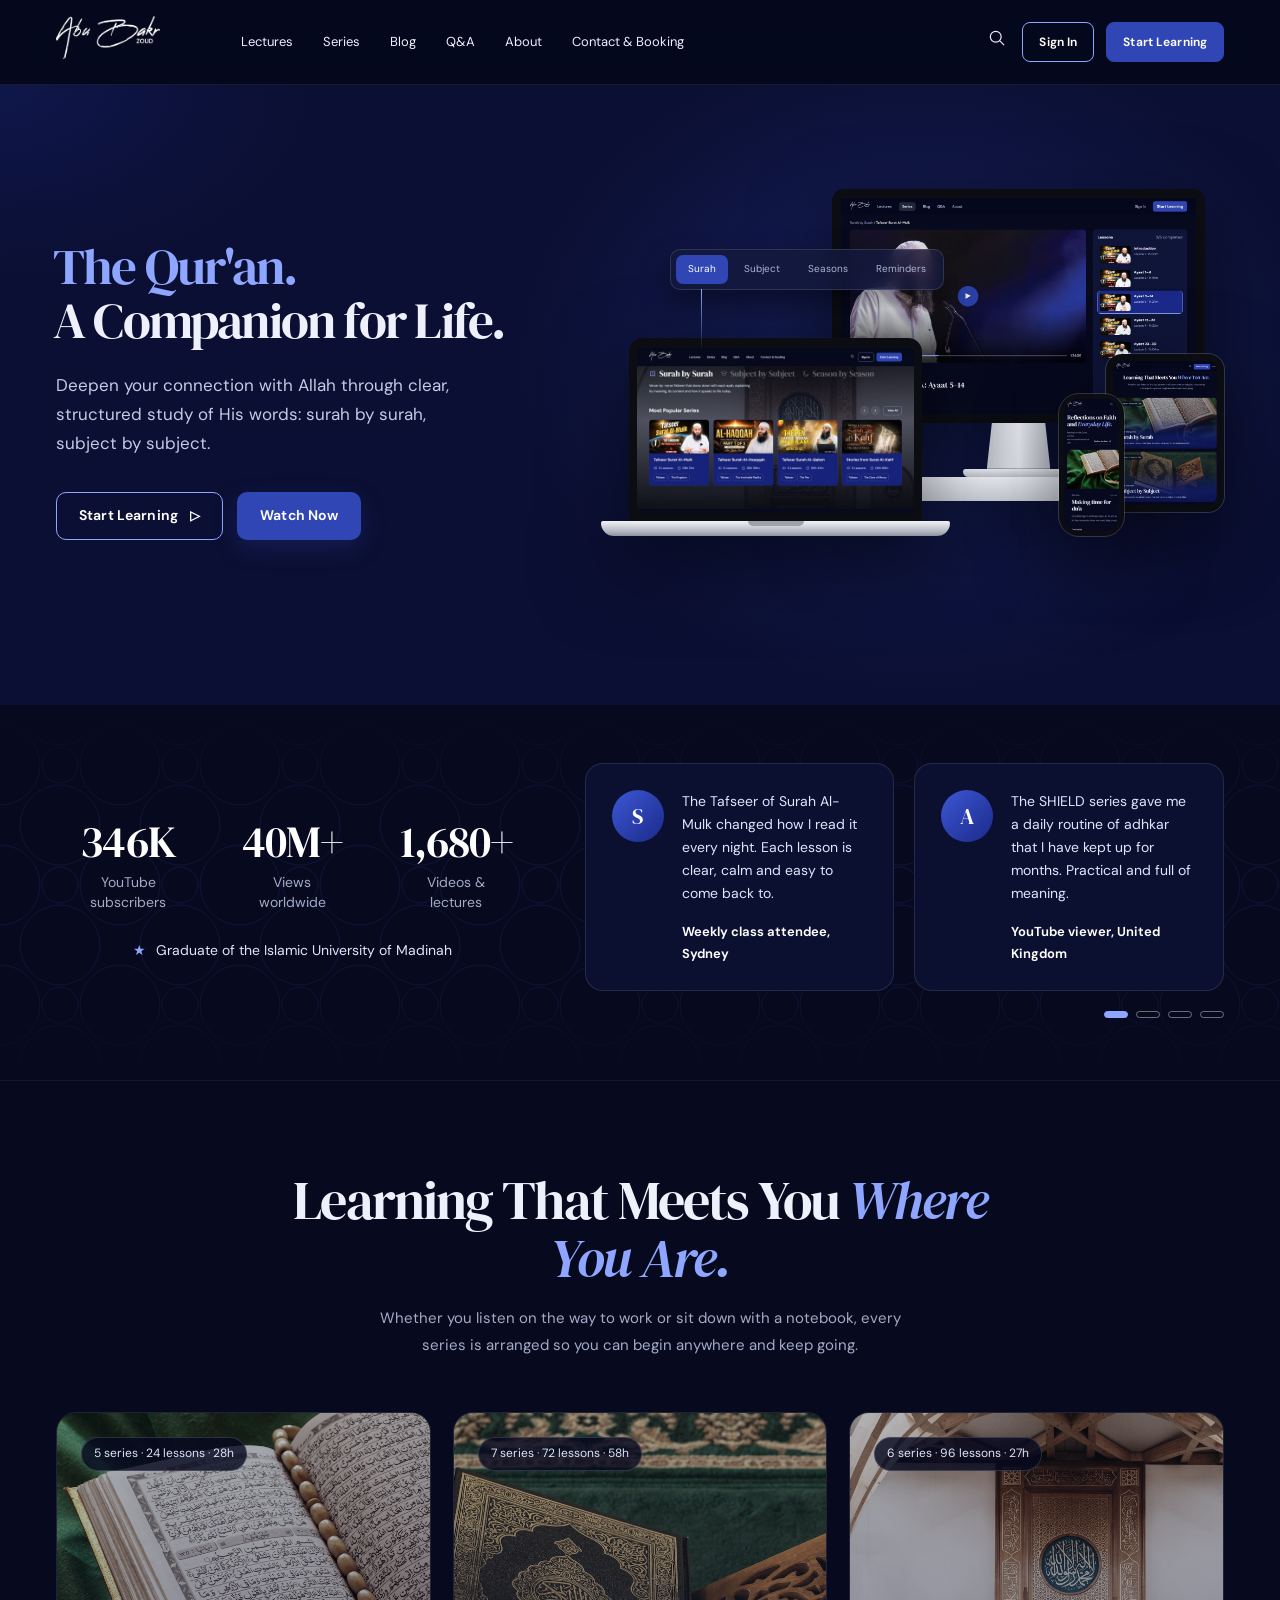
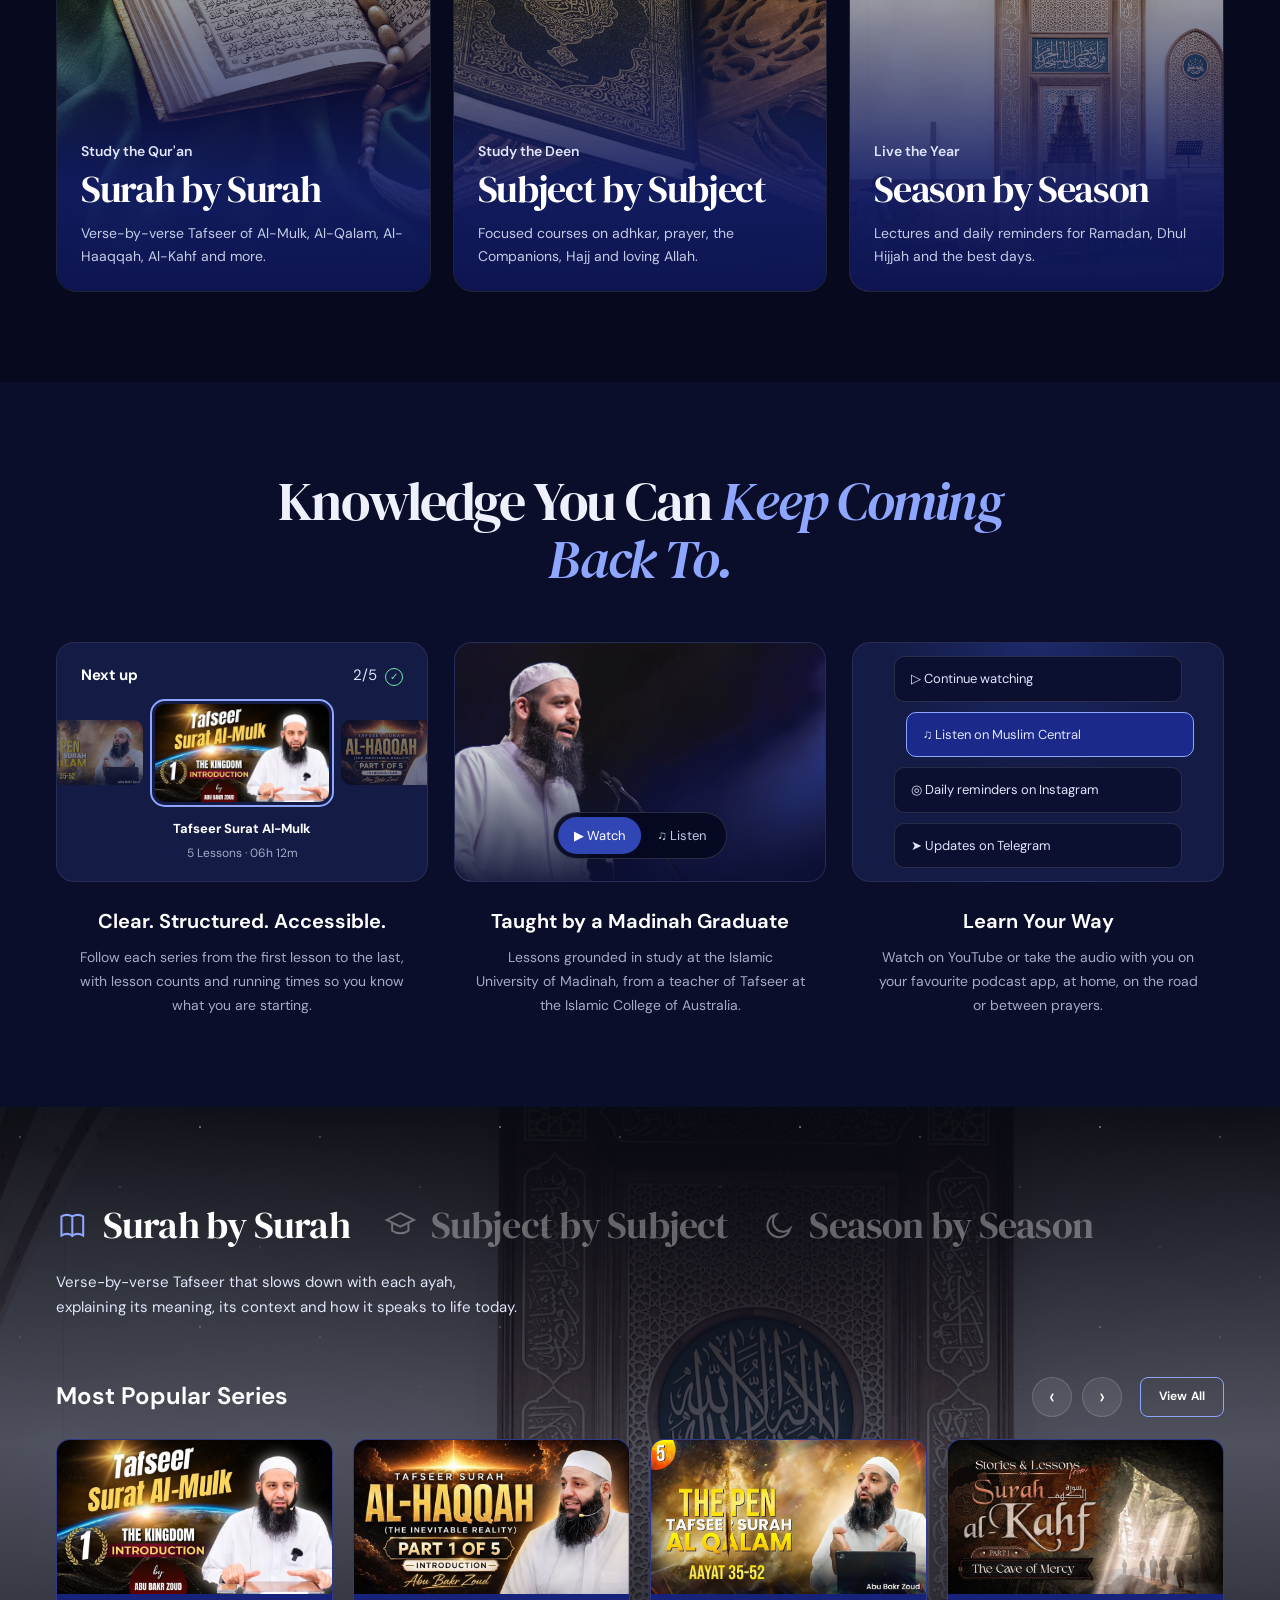
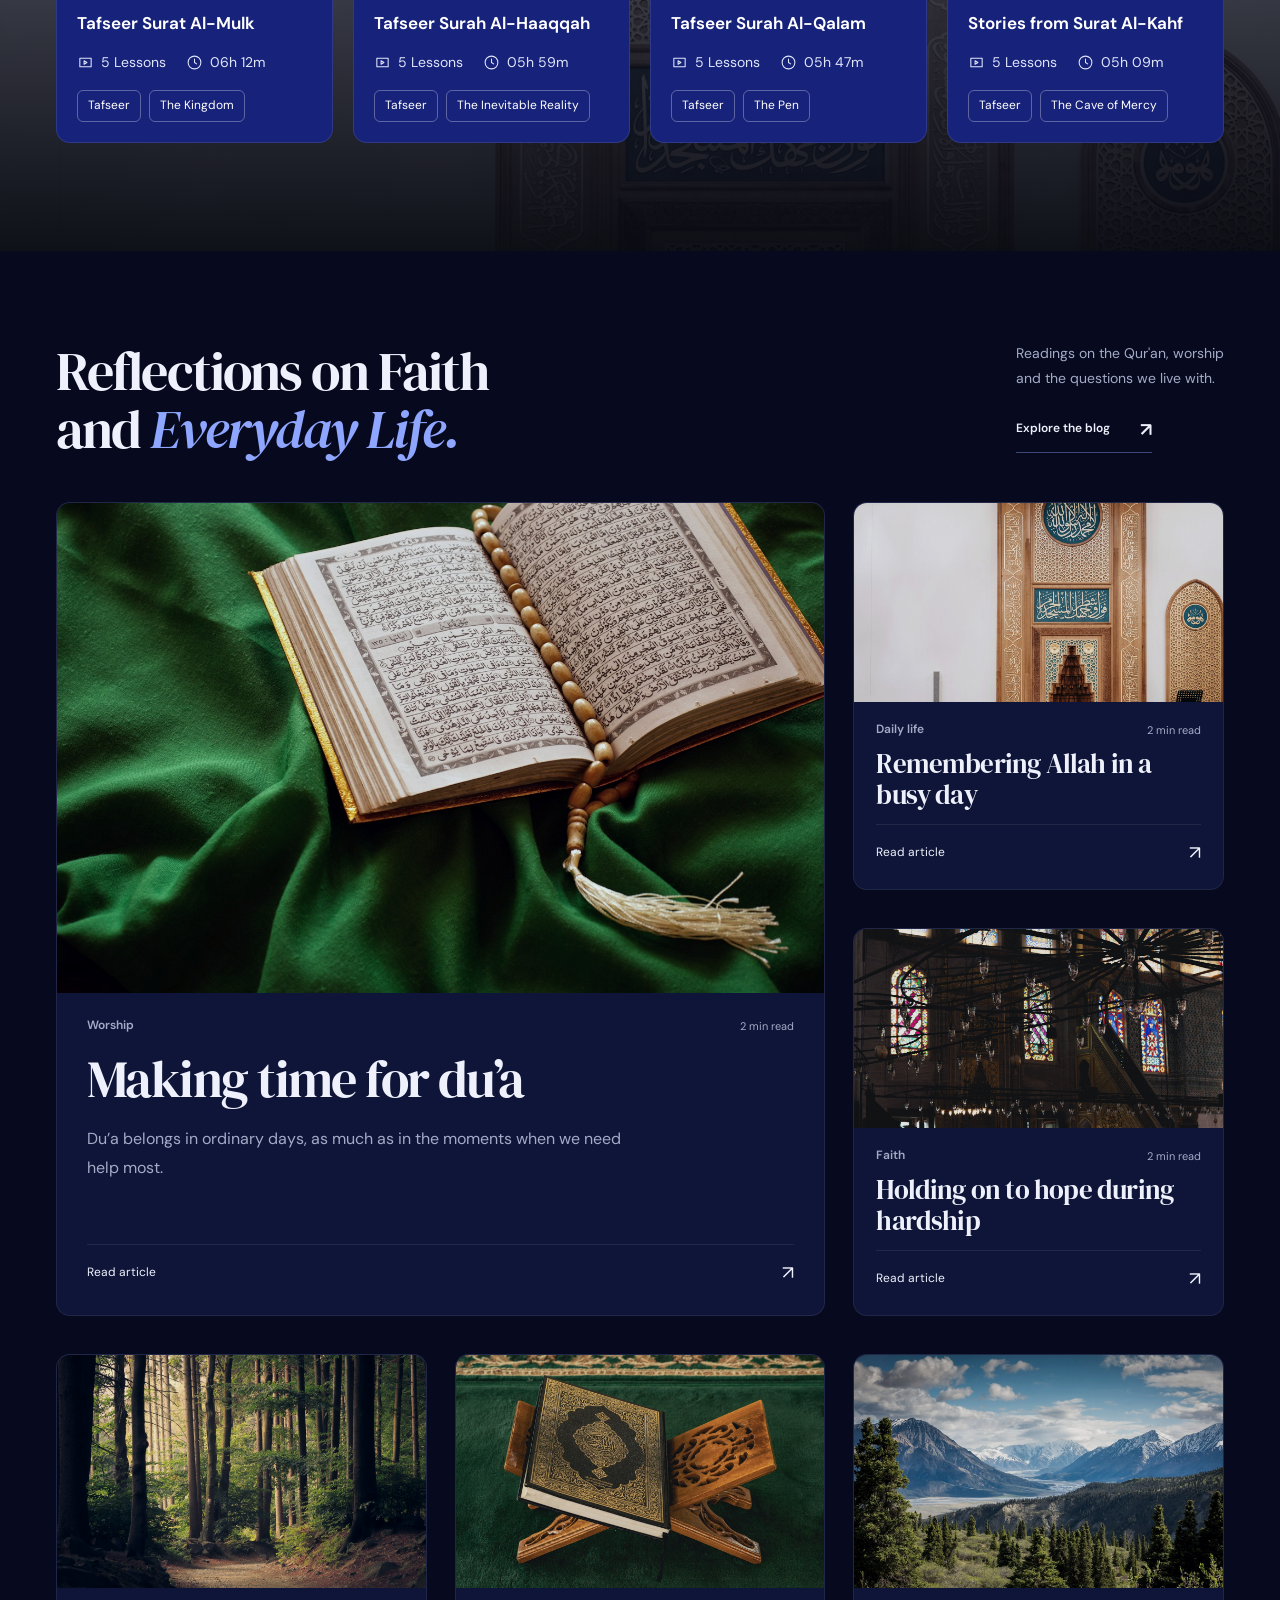
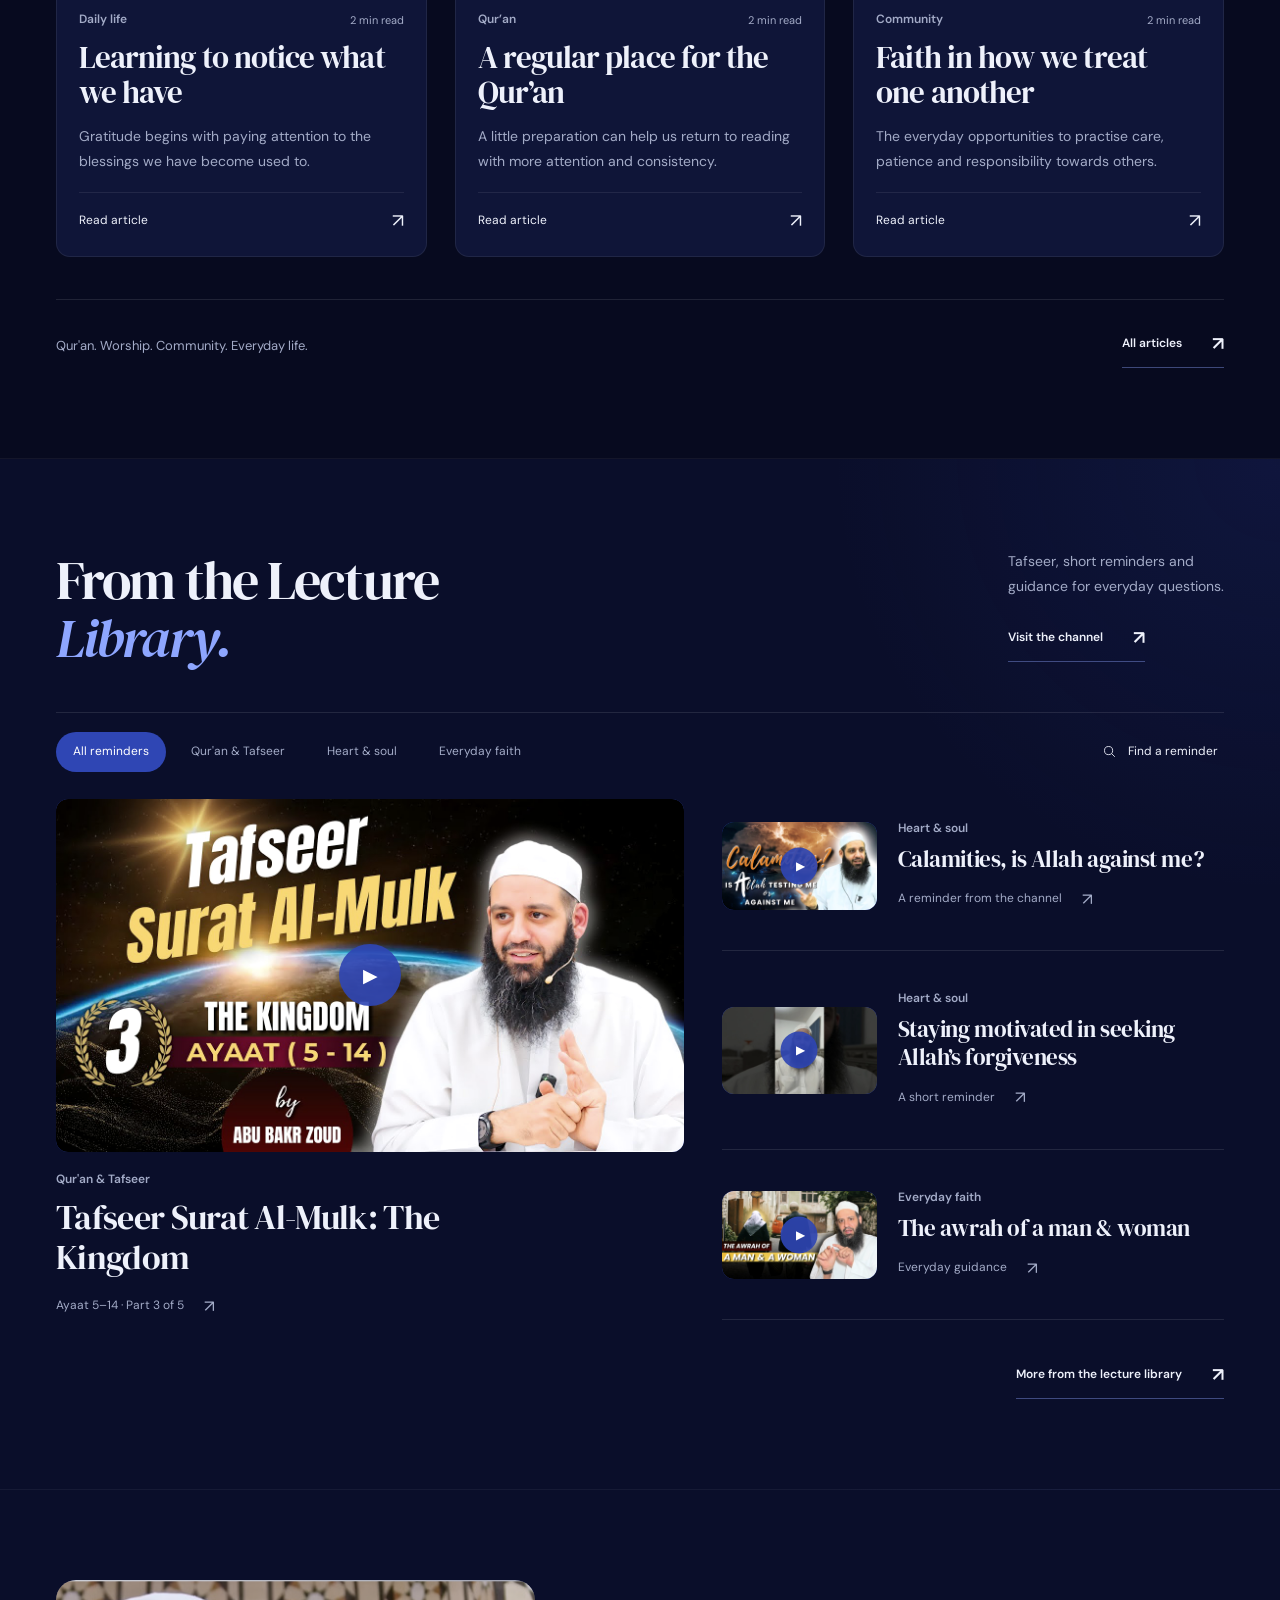
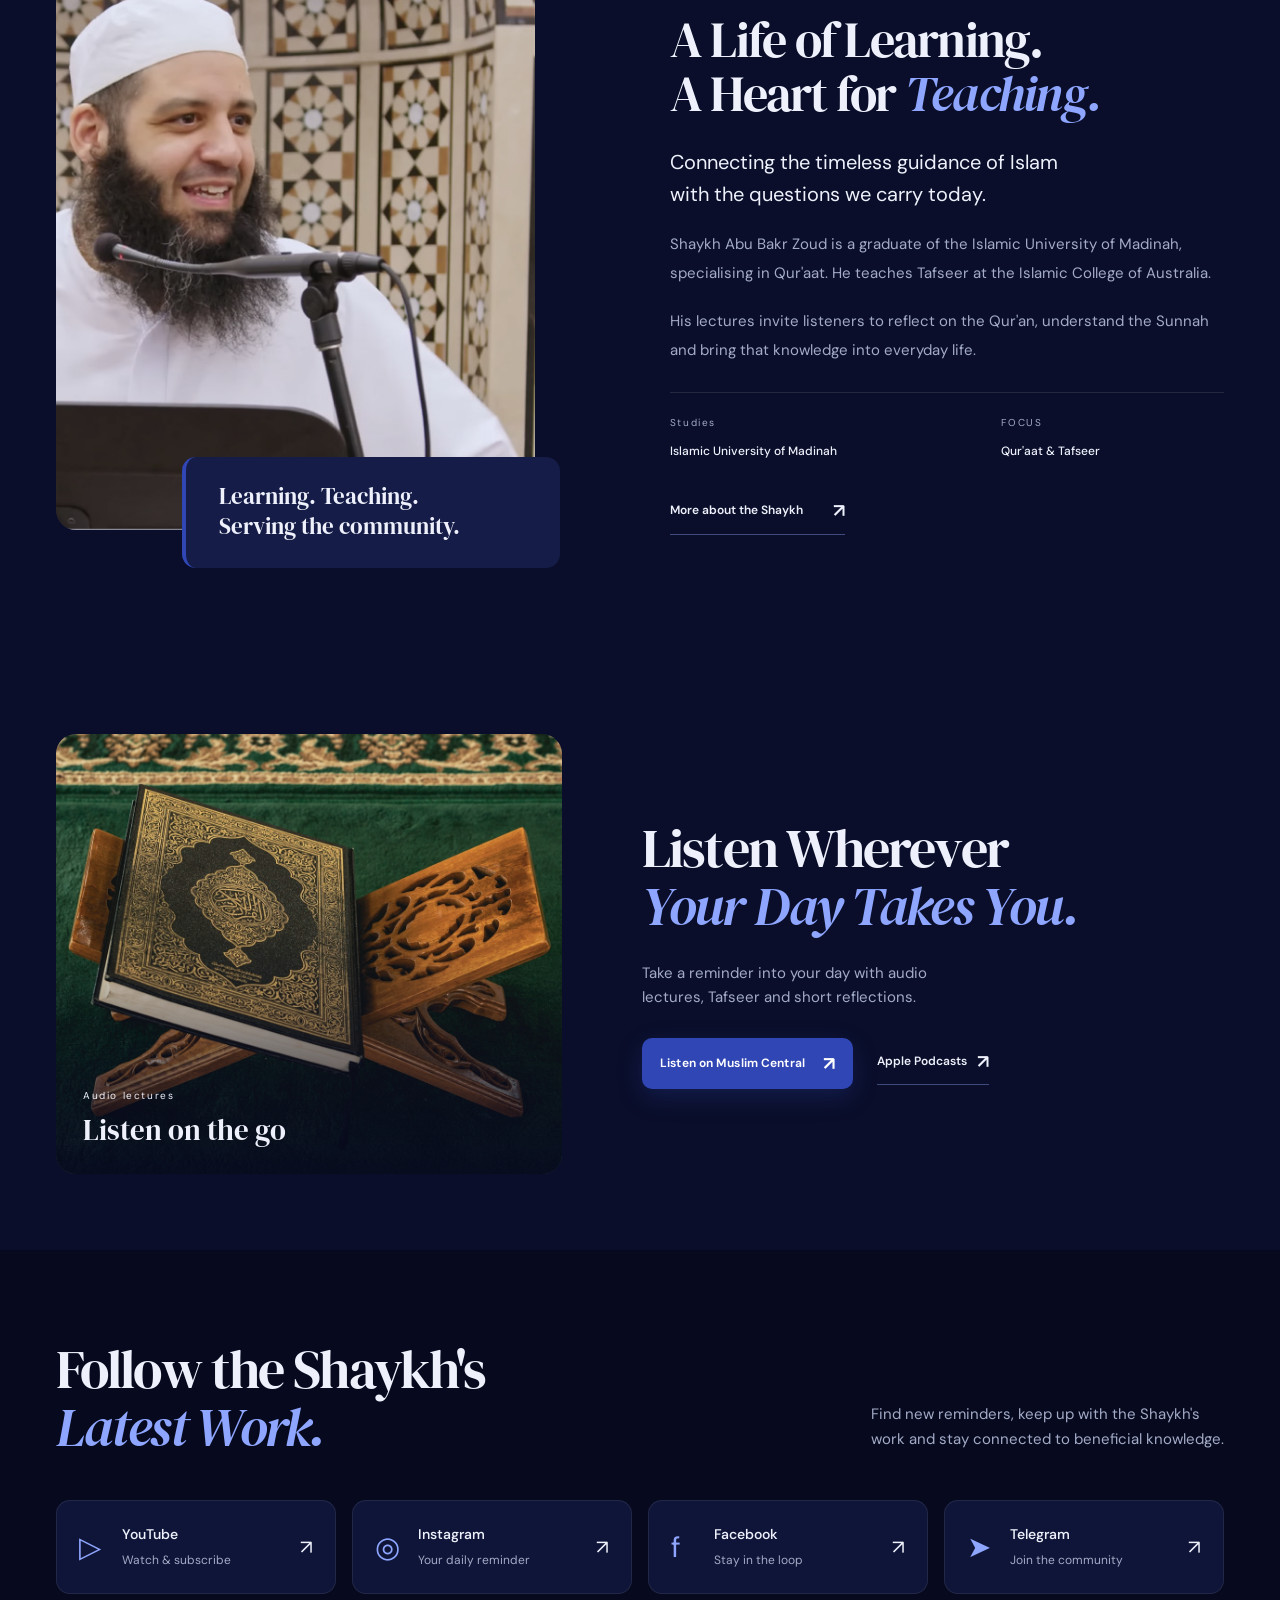
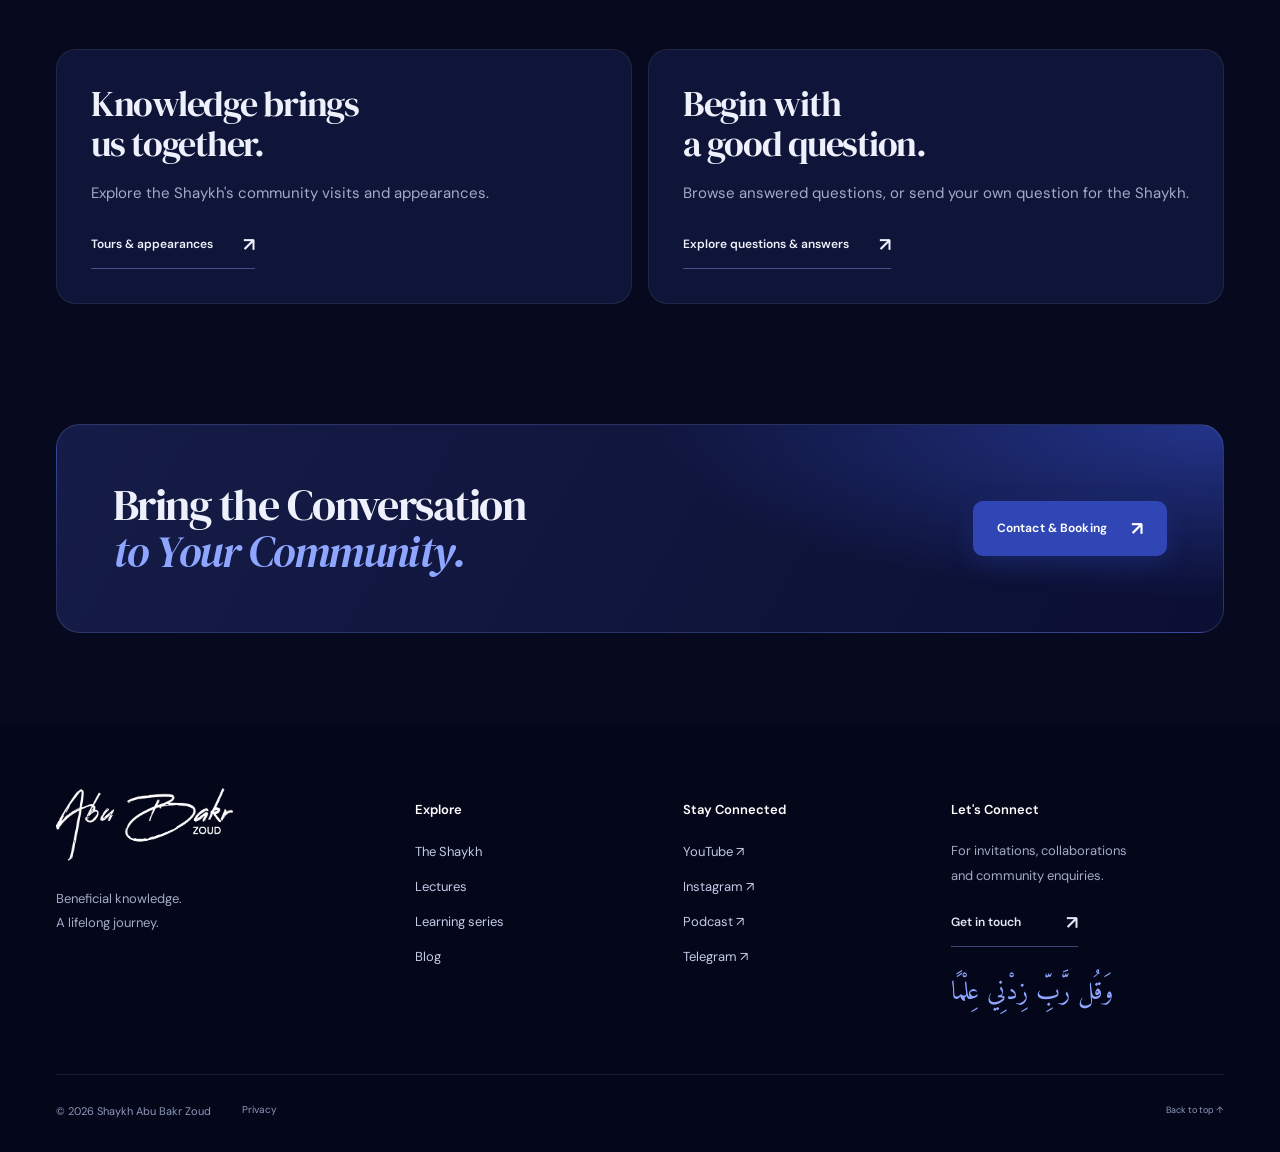
<file: index.html>
<!doctype html>
<html lang="en">
<head>
<meta charset="utf-8"><meta name="viewport" content="width=device-width,initial-scale=1">
<title>Shaykh Abu Bakr Zoud | Qur'an, knowledge & reflection</title>
<meta name="description" content="Explore lectures, Qur'an study and reflections with Shaykh Abu Bakr Zoud. Lectures, learning series and reflections on faith and everyday life.">
<meta name="theme-color" content="#070a1f"><link rel="icon" href="assets/favicon.svg" type="image/svg+xml">
<link rel="preconnect" href="https://fonts.googleapis.com"><link rel="preconnect" href="https://fonts.gstatic.com" crossorigin>
<link href="https://fonts.googleapis.com/css2?family=DM+Sans:wght@400;450;500;550;600;650;700&family=DM+Serif+Display:ital@0;1&family=Amiri:wght@400;700&display=swap" rel="stylesheet">
<link rel="stylesheet" href="style.css"><link rel="stylesheet" href="editorial.css"><link rel="stylesheet" href="theme.css"><link rel="stylesheet" href="home.css"><script src="journal-data.js" defer></script><script src="app.js" defer></script><script src="series-data.js" defer></script><script src="home.js" defer></script>
</head>
<body>
<a class="skip" href="#main">Skip to content</a>
<header class="header" id="top"><div class="container nav-wrap">
<a class="brand" href="#top" aria-label="Shaykh Abu Bakr Zoud home"><img src="assets/banner.png" alt="Abu Bakr Zoud" width="164" height="70"></a>
<nav aria-label="Main navigation" id="navigation"><a href="lectures.html">Lectures</a><a href="series.html">Series</a><a href="blog.html">Blog</a><a href="qa.html">Q&A</a><a href="about.html">About</a><a href="contact.html">Contact & Booking</a><a class="mobile-booking signin-toggle" href="#signin">Sign In</a></nav>
<div class="nav-actions"><button class="icon-button search-toggle" aria-label="Search lectures and articles"><svg viewBox="0 0 24 24" aria-hidden="true"><circle cx="10.5" cy="10.5" r="6.5"/><path d="m15.5 15.5 5 5"/></svg></button><button class="button small outline signin-toggle" type="button">Sign In</button><a class="button small light" href="series.html">Start Learning</a><button class="menu-toggle" aria-label="Open navigation" aria-expanded="false" aria-controls="navigation"><span></span><span></span></button></div>
</div></header>
<main id="main">
<section class="hero hero-stage"><div class="container hero-grid">
<div class="hero-copy"><h1><span class="hero-accent">The Qur'an.</span><br>A Companion for Life.</h1><p>Deepen your connection with Allah through clear, structured study of His words: surah by surah, subject by subject.</p><div class="hero-buttons"><a class="button outline" href="series.html">Start Learning <span aria-hidden="true">▷</span></a><a class="button green" href="lectures.html">Watch Now</a></div></div>
<div class="devices" role="img" aria-label="Lectures and series shown on a desktop, laptop, tablet and phone">
<div class="device monitor"><div class="screen"><img src="assets/devices/monitor.jpg" alt="" width="1280" height="800" fetchpriority="high"></div><span class="monitor-neck"></span><span class="monitor-foot"></span></div>
<div class="device-tabs" aria-hidden="true"><span class="active">Surah</span><span>Subject</span><span>Seasons</span><span>Reminders</span></div>
<div class="device laptop"><div class="screen"><img src="assets/devices/laptop.jpg" alt="" width="1280" height="800"></div><span class="laptop-base"></span></div>
<div class="device tablet"><div class="screen"><img src="assets/devices/tablet.jpg" alt="" width="768" height="1024"></div></div>
<div class="device phone"><div class="screen"><img src="assets/devices/phone.jpg" alt="" width="390" height="844"></div></div>
</div>
</div></section>
<section class="trust" aria-label="The channel in numbers"><div class="container trust-grid">
<div class="trust-stats"><div class="stat-row"><div><b>346K</b><span>YouTube<br>subscribers</span></div><div><b>40M+</b><span>Views<br>worldwide</span></div><div><b>1,680+</b><span>Videos &amp;<br>lectures</span></div></div><p class="credential"><span aria-hidden="true">★</span> Graduate of the Islamic University of Madinah</p></div>
<!-- Placeholder testimonials: replace with real, permission-cleared quotes before launch. -->
<div class="testimonials" data-placeholder="true"><div class="testimonial-track">
<figure class="testimonial"><span class="avatar" aria-hidden="true">S</span><div><blockquote>The Tafseer of Surah Al-Mulk changed how I read it every night. Each lesson is clear, calm and easy to come back to.</blockquote><figcaption>Weekly class attendee, Sydney</figcaption></div></figure>
<figure class="testimonial"><span class="avatar" aria-hidden="true">A</span><div><blockquote>The SHIELD series gave me a daily routine of adhkar that I have kept up for months. Practical and full of meaning.</blockquote><figcaption>YouTube viewer, United Kingdom</figcaption></div></figure>
<figure class="testimonial"><span class="avatar" aria-hidden="true">M</span><div><blockquote>I listen on the drive to work. The reminders are short enough for a busy day, but they stay with me long after.</blockquote><figcaption>Podcast listener, Melbourne</figcaption></div></figure>
<figure class="testimonial"><span class="avatar" aria-hidden="true">H</span><div><blockquote>Our community invited the Shaykh for a weekend program. People are still talking about it and asking when he will be back.</blockquote><figcaption>Masjid committee member, Brisbane</figcaption></div></figure>
</div><div class="testimonial-dots" role="group" aria-label="Choose testimonial"></div></div>
</div></section>
<section class="section paths" id="learn"><div class="container"><div class="center-heading"><h2>Learning That Meets You <em>Where You Are.</em></h2><p>Whether you listen on the way to work or sit down with a notebook, every series is arranged so you can begin anywhere and keep going.</p></div>
<div class="path-grid">
<a class="path-card" href="#popular" data-path="tafseer" style="--photo:url('assets/blog-quran.jpg')"><span class="path-stats" data-stats="tafseer"></span><div class="path-copy"><small>Study the Qur'an</small><h3>Surah by Surah</h3><p>Verse-by-verse Tafseer of Al-Mulk, Al-Qalam, Al-Haaqqah, Al-Kahf and more.</p></div></a>
<a class="path-card" href="#popular" data-path="subjects" style="--photo:url('assets/blog-quran-stand.jpg')"><span class="path-stats" data-stats="subjects"></span><div class="path-copy"><small>Study the Deen</small><h3>Subject by Subject</h3><p>Focused courses on adhkar, prayer, the Companions, Hajj and loving Allah.</p></div></a>
<a class="path-card" href="#popular" data-path="seasons" style="--photo:url('assets/blog-mosque.jpg')"><span class="path-stats" data-stats="seasons"></span><div class="path-copy"><small>Live the Year</small><h3>Season by Season</h3><p>Lectures and daily reminders for Ramadan, Dhul Hijjah and the best days.</p></div></a>
</div></div></section>
<section class="section features"><div class="container"><div class="center-heading"><h2>Knowledge You Can <em>Keep Coming Back To.</em></h2></div>
<div class="feature-grid">
<article class="feature"><div class="feature-visual next-up" aria-hidden="true"><div class="next-head"><b>Next up</b><span>2/5 <i>✓</i></span></div><div class="next-row"><img src="assets/series/qalam.jpg" alt=""><img class="current" src="assets/series/mulk.jpg" alt=""><img src="assets/series/haaqqah.jpg" alt=""></div><div class="next-caption"><b>Tafseer Surat Al-Mulk</b><span>5 Lessons · 06h 12m</span></div></div><h3>Clear. Structured. Accessible.</h3><p>Follow each series from the first lesson to the last, with lesson counts and running times so you know what you are starting.</p></article>
<article class="feature"><div class="feature-visual teacher" aria-hidden="true"><img src="assets/hero-official.webp" alt=""><div class="watch-listen"><span class="on">▶ Watch</span><span>♫ Listen</span></div></div><h3>Taught by a Madinah Graduate</h3><p>Lessons grounded in study at the Islamic University of Madinah, from a teacher of Tafseer at the Islamic College of Australia.</p></article>
<article class="feature"><div class="feature-visual platforms" aria-hidden="true"><div class="platform-list"><span>▷ Continue watching</span><span>♫ Listen on Muslim Central</span><span>◎ Daily reminders on Instagram</span><span>➤ Updates on Telegram</span></div></div><h3>Learn Your Way</h3><p>Watch on YouTube or take the audio with you on your favourite podcast app, at home, on the road or between prayers.</p></article>
</div></div></section>
<section class="showcase" id="popular"><div class="container">
<div class="showcase-tabs" role="tablist" aria-label="Series collections">
<button role="tab" id="tab-tafseer" aria-controls="showcase-panel" aria-selected="true" data-group="tafseer"><svg viewBox="0 0 24 24" aria-hidden="true"><path d="M4 5.5C6.5 4 9.5 4 12 5.5v14C9.5 18 6.5 18 4 19.5zM20 5.5C17.5 4 14.5 4 12 5.5v14c2.5-1.5 5.5-1.5 8 0z"/></svg>Surah by Surah</button>
<button role="tab" id="tab-subjects" aria-controls="showcase-panel" aria-selected="false" data-group="subjects" tabindex="-1"><svg viewBox="0 0 24 24" aria-hidden="true"><path d="M12 3 2 8l10 5 10-5zM6 10.5V16c3.5 2.5 8.5 2.5 12 0v-5.5"/></svg>Subject by Subject</button>
<button role="tab" id="tab-seasons" aria-controls="showcase-panel" aria-selected="false" data-group="seasons" tabindex="-1"><svg viewBox="0 0 24 24" aria-hidden="true"><path d="M20 14.5A8.5 8.5 0 1 1 9.5 4a7 7 0 0 0 10.5 10.5z"/></svg>Season by Season</button>
</div>
<div id="showcase-panel" role="tabpanel" aria-labelledby="tab-tafseer"><p class="showcase-desc"></p>
<div class="showcase-head"><h3>Most Popular Series</h3><div class="showcase-controls"><button class="round-button" data-scroll="-1" aria-label="Previous series">‹</button><button class="round-button" data-scroll="1" aria-label="Next series">›</button><a class="button small outline" href="series.html">View All</a></div></div>
<div class="showcase-row"></div></div>
</div></section>
<section class="section journal-home" id="reflections"><div class="container"><div class="section-heading journal-heading"><div><h2>Reflections on Faith<br>and <em>Everyday Life.</em></h2></div><div class="heading-aside"><p>Readings on the Qur'an, worship<br>and the questions we live with.</p><a class="text-link" href="blog.html">Explore the blog <span aria-hidden="true">↗</span></a></div></div><div class="journal-magazine"><article class="story-card story-lead" data-category="Worship" data-title="Making time for du’a Du’a belongs in ordinary days, as much as in the moments when we need help most."><a class="story-image" href="making-time-for-dua.html" data-article="near" tabindex="-1" aria-hidden="true"><img src="assets/blog-quran.jpg" alt="" width="1200" height="800" loading="lazy"><span class="image-arrow" aria-hidden="true">↗</span></a><div class="story-copy"><div class="story-meta"><span>Worship</span><span>2 min read</span></div><h3><a href="making-time-for-dua.html" data-article="near">Making time for du’a</a></h3><p>Du’a belongs in ordinary days, as much as in the moments when we need help most.</p><a class="story-read" href="making-time-for-dua.html" data-article="near" aria-label="Read Making time for du’a" tabindex="-1">Read article <span aria-hidden="true">↗</span></a></div></article><article class="story-card" data-category="Daily life" data-title="Remembering Allah in a busy day How to make room for remembrance without waiting for life to slow down."><a class="story-image" href="remembering-allah-in-a-busy-day.html" data-article="rest" tabindex="-1" aria-hidden="true"><img src="assets/blog-mosque.jpg" alt="" width="1200" height="800" loading="lazy"><span class="image-arrow" aria-hidden="true">↗</span></a><div class="story-copy"><div class="story-meta"><span>Daily life</span><span>2 min read</span></div><h3><a href="remembering-allah-in-a-busy-day.html" data-article="rest">Remembering Allah in a busy day</a></h3><p>How to make room for remembrance without waiting for life to slow down.</p><a class="story-read" href="remembering-allah-in-a-busy-day.html" data-article="rest" aria-label="Read Remembering Allah in a busy day" tabindex="-1">Read article <span aria-hidden="true">↗</span></a></div></article><article class="story-card" data-category="Faith" data-title="Holding on to hope during hardship A reflection on the reassurance in Surah Ash-Sharh, and taking the next small step."><a class="story-image" href="hope-during-hardship.html" data-article="ease" tabindex="-1" aria-hidden="true"><img src="assets/blog-mosque-light.jpg" alt="" width="1200" height="800" loading="lazy"><span class="image-arrow" aria-hidden="true">↗</span></a><div class="story-copy"><div class="story-meta"><span>Faith</span><span>2 min read</span></div><h3><a href="hope-during-hardship.html" data-article="ease">Holding on to hope during hardship</a></h3><p>A reflection on the reassurance in Surah Ash-Sharh, and taking the next small step.</p><a class="story-read" href="hope-during-hardship.html" data-article="ease" aria-label="Read Holding on to hope during hardship" tabindex="-1">Read article <span aria-hidden="true">↗</span></a></div></article><article class="story-card" data-category="Daily life" data-title="Learning to notice what we have Gratitude begins with paying attention to the blessings we have become used to."><a class="story-image" href="noticing-what-we-have.html" data-article="gratitude" tabindex="-1" aria-hidden="true"><img src="assets/blog-forest.jpg" alt="" width="1200" height="800" loading="lazy"><span class="image-arrow" aria-hidden="true">↗</span></a><div class="story-copy"><div class="story-meta"><span>Daily life</span><span>2 min read</span></div><h3><a href="noticing-what-we-have.html" data-article="gratitude">Learning to notice what we have</a></h3><p>Gratitude begins with paying attention to the blessings we have become used to.</p><a class="story-read" href="noticing-what-we-have.html" data-article="gratitude" aria-label="Read Learning to notice what we have" tabindex="-1">Read article <span aria-hidden="true">↗</span></a></div></article><article class="story-card" data-category="Qur’an" data-title="A regular place for the Qur’an A little preparation can help us return to reading with more attention and consistency."><a class="story-image" href="a-regular-place-for-the-quran.html" data-article="companion" tabindex="-1" aria-hidden="true"><img src="assets/blog-quran-stand.jpg" alt="" width="1200" height="800" loading="lazy"><span class="image-arrow" aria-hidden="true">↗</span></a><div class="story-copy"><div class="story-meta"><span>Qur’an</span><span>2 min read</span></div><h3><a href="a-regular-place-for-the-quran.html" data-article="companion">A regular place for the Qur’an</a></h3><p>A little preparation can help us return to reading with more attention and consistency.</p><a class="story-read" href="a-regular-place-for-the-quran.html" data-article="companion" aria-label="Read A regular place for the Qur’an" tabindex="-1">Read article <span aria-hidden="true">↗</span></a></div></article><article class="story-card" data-category="Community" data-title="Faith in how we treat one another The everyday opportunities to practise care, patience and responsibility towards others."><a class="story-image" href="faith-in-how-we-treat-people.html" data-article="community" tabindex="-1" aria-hidden="true"><img src="assets/blog-mountains.jpg" alt="" width="1200" height="800" loading="lazy"><span class="image-arrow" aria-hidden="true">↗</span></a><div class="story-copy"><div class="story-meta"><span>Community</span><span>2 min read</span></div><h3><a href="faith-in-how-we-treat-people.html" data-article="community">Faith in how we treat one another</a></h3><p>The everyday opportunities to practise care, patience and responsibility towards others.</p><a class="story-read" href="faith-in-how-we-treat-people.html" data-article="community" aria-label="Read Faith in how we treat one another" tabindex="-1">Read article <span aria-hidden="true">↗</span></a></div></article></div><div class="journal-bottom"><span>Qur'an. Worship. Community. Everyday life.</span><a class="text-link" href="blog.html">All articles <span aria-hidden="true">↗</span></a></div></div></section>
<section class="section lectures" id="lectures"><div class="container"><div class="section-heading"><div><h2>From the Lecture<br><em>Library.</em></h2></div><div class="heading-aside"><p>Tafseer, short reminders and<br>guidance for everyday questions.</p><a class="text-link" href="https://www.youtube.com/@abubakrzoud/videos" target="_blank" rel="noopener">Visit the channel <span aria-hidden="true">↗</span></a></div></div>
<div class="library-toolbar"><div class="filters" role="group" aria-label="Filter lectures"><button class="filter active" data-filter="all" aria-pressed="true">All reminders</button><button class="filter" data-filter="quran" aria-pressed="false">Qur'an & Tafseer</button><button class="filter" data-filter="heart" aria-pressed="false">Heart & soul</button><button class="filter" data-filter="daily" aria-pressed="false">Everyday faith</button></div><button class="library-search search-toggle" aria-label="Search lectures"><svg viewBox="0 0 24 24" aria-hidden="true"><circle cx="10.5" cy="10.5" r="6.5"/><path d="m15.5 15.5 5 5"/></svg><span>Find a reminder</span></button></div>
<p id="lecture-status" class="sr-only" role="status"></p><div class="video-grid" id="video-grid"></div><p class="no-results" hidden>No reminders in this selection. Try another topic.</p><a class="text-link library-more" href="https://www.youtube.com/@abubakrzoud/videos" target="_blank" rel="noopener">More from the lecture library <span aria-hidden="true">↗</span></a>
</div></section>
<section class="section about" id="about"><div class="container about-grid"><div class="about-visual"><div class="about-photo"><img src="assets/shaykh.png" alt="Shaykh Abu Bakr Zoud sharing a lesson" width="572" height="573" loading="lazy"></div><div class="about-note"><span>Learning. Teaching.<br>Serving the community.</span></div></div><div class="about-copy"><h2>A Life of Learning.<br>A Heart for <em>Teaching.</em></h2><p class="about-intro">Connecting the timeless guidance of Islam with the questions we carry today.</p><p>Shaykh Abu Bakr Zoud is a graduate of the Islamic University of Madinah, specialising in Qur'aat. He teaches Tafseer at the Islamic College of Australia.</p><p>His lectures invite listeners to reflect on the Qur'an, understand the Sunnah and bring that knowledge into everyday life.</p><div class="about-details"><div><span>Studies</span><b>Islamic University of Madinah</b></div><div><span>FOCUS</span><b>Qur'aat & Tafseer</b></div></div><a class="text-link" href="https://shabubakrzoud.com/" target="_blank" rel="noopener">More about the Shaykh <span aria-hidden="true">↗</span></a></div></div></section>


<section class="listen" id="listen"><div class="container listen-grid"><div class="audio-visual"><img src="assets/blog-quran-stand.jpg" alt="A Qur’an resting on a wooden stand" width="1400" height="933" loading="lazy"><div class="audio-caption"><span>Audio lectures</span><strong>Listen on the go</strong></div></div><div class="listen-copy"><h2>Listen Wherever<br><em>Your Day Takes You.</em></h2><p>Take a reminder into your day with audio lectures, Tafseer and short reflections.</p><div class="listen-buttons"><a class="button green" href="https://muslimcentral.com/audio/abu-bakr-zoud/" target="_blank" rel="noopener">Listen on Muslim Central <span aria-hidden="true">↗</span></a><a class="text-link" href="https://podcasts.apple.com/au/podcast/abu-bakr-zoud/id1390560233" target="_blank" rel="noopener">Apple Podcasts <span aria-hidden="true">↗</span></a></div></div></div></section>
<section class="section connect" id="connect"><div class="container"><div class="connect-top"><div><h2>Follow the Shaykh's<br><em>Latest Work.</em></h2></div><p>Find new reminders, keep up with the Shaykh's<br class="desktop-br"> work and stay connected to beneficial knowledge.</p></div><div class="social-grid"><a href="https://www.youtube.com/@abubakrzoud" target="_blank" rel="noopener"><span class="social-icon" aria-hidden="true">▷</span><span><b>YouTube</b><small>Watch & subscribe</small></span><span aria-hidden="true">↗</span></a><a href="https://www.instagram.com/abubakrzoud/" target="_blank" rel="noopener"><span class="social-icon" aria-hidden="true">◎</span><span><b>Instagram</b><small>Your daily reminder</small></span><span aria-hidden="true">↗</span></a><a href="https://www.facebook.com/abubakr.zoud" target="_blank" rel="noopener"><span class="social-icon" aria-hidden="true">f</span><span><b>Facebook</b><small>Stay in the loop</small></span><span aria-hidden="true">↗</span></a><a href="https://t.me/abubakrzoud" target="_blank" rel="noopener"><span class="social-icon" aria-hidden="true">➤</span><span><b>Telegram</b><small>Join the community</small></span><span aria-hidden="true">↗</span></a></div>
<div class="community-grid"><div><h3>Knowledge brings<br>us together.</h3><p>Explore the Shaykh's community visits and appearances.</p><a class="text-link" href="https://shabubakrzoud.com/#tours" target="_blank" rel="noopener">Tours & appearances <span aria-hidden="true">↗</span></a></div><div><h3>Begin with<br>a good question.</h3><p>Browse answered questions, or send your own question for the Shaykh.</p><a class="text-link" id="qa-link" href="qa.html">Explore questions & answers <span aria-hidden="true">↗</span></a></div></div>
</div></section>
<section class="booking-banner"><div class="container"><div><h2>Bring the Conversation<br><em>to Your Community.</em></h2></div><a class="button cream" href="contact.html">Contact & Booking <span aria-hidden="true">↗</span></a></div></section>
</main>
<footer><div class="container"><div class="footer-main"><div class="footer-identity"><a class="brand" href="#top" aria-label="Back to top"><img src="assets/banner.png" alt="Abu Bakr Zoud" width="200" height="85"></a><p>Beneficial knowledge.<br>A lifelong journey.</p></div><div class="footer-col"><h2>Explore</h2><a href="about.html">The Shaykh</a><a href="lectures.html">Lectures</a><a href="series.html">Learning series</a><a href="blog.html">Blog</a></div><div class="footer-col"><h2>Stay Connected</h2><a href="https://www.youtube.com/@abubakrzoud" target="_blank" rel="noopener">YouTube ↗</a><a href="https://www.instagram.com/abubakrzoud/" target="_blank" rel="noopener">Instagram ↗</a><a href="https://muslimcentral.com/audio/abu-bakr-zoud/" target="_blank" rel="noopener">Podcast ↗</a><a href="https://t.me/abubakrzoud" target="_blank" rel="noopener">Telegram ↗</a></div><div class="footer-contact"><h2>Let's Connect</h2><p>For invitations, collaborations<br>and community enquiries.</p><a class="text-link" href="contact.html">Get in touch <span aria-hidden="true">↗</span></a><span lang="ar" dir="rtl">وَقُل رَّبِّ زِدْنِي عِلْمًا</span></div></div><div class="footer-bottom"><span>© 2026 Shaykh Abu Bakr Zoud</span><button class="privacy-toggle">Privacy</button><a href="#top">Back to top ↑</a></div></div></footer>
<dialog id="search-dialog" aria-labelledby="search-title"><div class="dialog-head"><button class="dialog-close" aria-label="Close search">×</button></div><h2 id="search-title">What Would You<br>Like to <em>Explore?</em></h2><label for="search-input">Search lectures and articles</label><input type="search" id="search-input" placeholder="Try Qur’an, patience or forgiveness" autocomplete="off"><div id="search-results" aria-live="polite"></div><a class="text-link" href="https://www.youtube.com/@abubakrzoud/videos" target="_blank" rel="noopener">Browse the full channel ↗</a></dialog>
<dialog id="article-dialog" aria-labelledby="article-title"><div class="dialog-head"><button class="dialog-close" aria-label="Close reflection">×</button></div><span class="preview-label">Editorial preview · Pending review</span><h2 id="article-title"></h2><div id="article-body"></div></dialog>
<dialog id="contact-dialog" aria-labelledby="contact-title"><div class="dialog-head"><button class="dialog-close" aria-label="Close contact form">×</button></div><h2 id="contact-title">Invite the Shaykh<br>to Your <em>Community.</em></h2><p class="form-note">Preview enquiry form. Details entered here are not sent.</p><form id="contact-form"><div class="form-row"><div><label for="name">Your name</label><input id="name" name="name" autocomplete="name" required></div><div><label for="email">Email address</label><input id="email" name="email" type="email" autocomplete="email" required></div></div><label for="organisation">Masjid or organisation</label><input id="organisation" name="organisation" autocomplete="organization"><div class="form-row"><div><label for="event-type">Enquiry type</label><select id="event-type" name="type"><option>Speaking invitation</option><option>Community event</option><option>Media enquiry</option><option>General enquiry</option></select></div><div><label for="city">City & country</label><input id="city" name="city"></div></div><label for="message">Tell us about your event</label><textarea id="message" name="message" rows="3" required placeholder="Proposed dates, audience and event details"></textarea><button class="button green" type="submit">Preview enquiry <span aria-hidden="true">↗</span></button><p id="contact-status" aria-live="polite"></p><pre id="enquiry-draft" hidden></pre><button id="copy-enquiry" class="text-link" type="button" hidden>Copy enquiry text</button></form></dialog>
<dialog id="privacy-dialog" aria-labelledby="privacy-title"><div class="dialog-head"><button class="dialog-close" aria-label="Close privacy information">×</button></div><h2 id="privacy-title">A Note on <em>Privacy.</em></h2><p>This website is a design concept. The enquiry and question forms work on your device only and do not send or store your details on a server. Questions you submit on the Q&amp;A page are kept in this browser until you remove them.</p><p>External video, podcast and social links take you to other platforms, where their own privacy policies apply. This concept does not use analytics or advertising cookies. Fonts are served by Google Fonts.</p></dialog>
<dialog id="signin-dialog" aria-labelledby="signin-title"><div class="dialog-head"><button class="dialog-close" aria-label="Close sign in">×</button></div><h2 id="signin-title">Accounts Are <em>Coming Soon.</em></h2><p>Soon you will be able to create a free account to save your progress, pick up each series where you left off and access member courses.</p><p>Until then, every series is free to watch on YouTube.</p><div class="dialog-actions"><a class="button green" href="series.html">Browse the series <span aria-hidden="true">↗</span></a><a class="text-link" href="https://www.youtube.com/@abubakrzoud?sub_confirmation=1" target="_blank" rel="noopener">Subscribe on YouTube <span aria-hidden="true">↗</span></a></div></dialog>
</body></html>
</file>
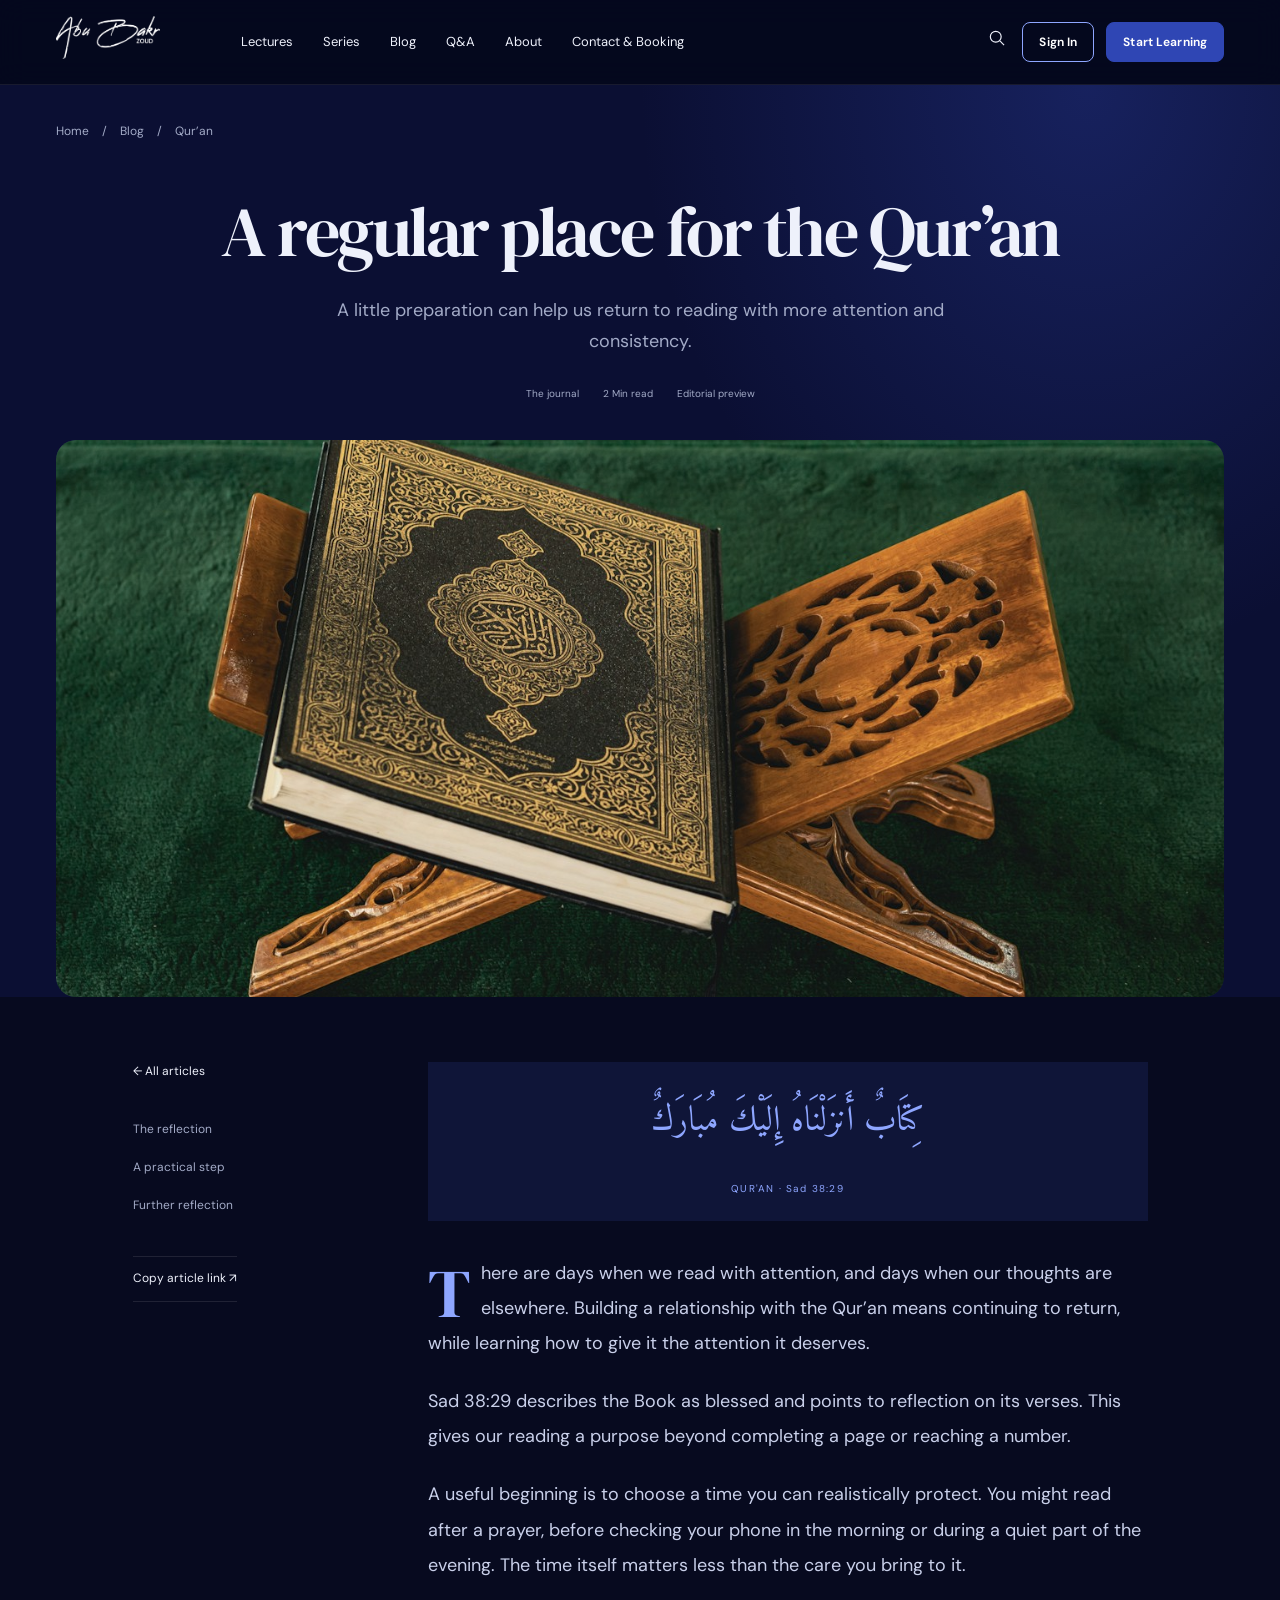
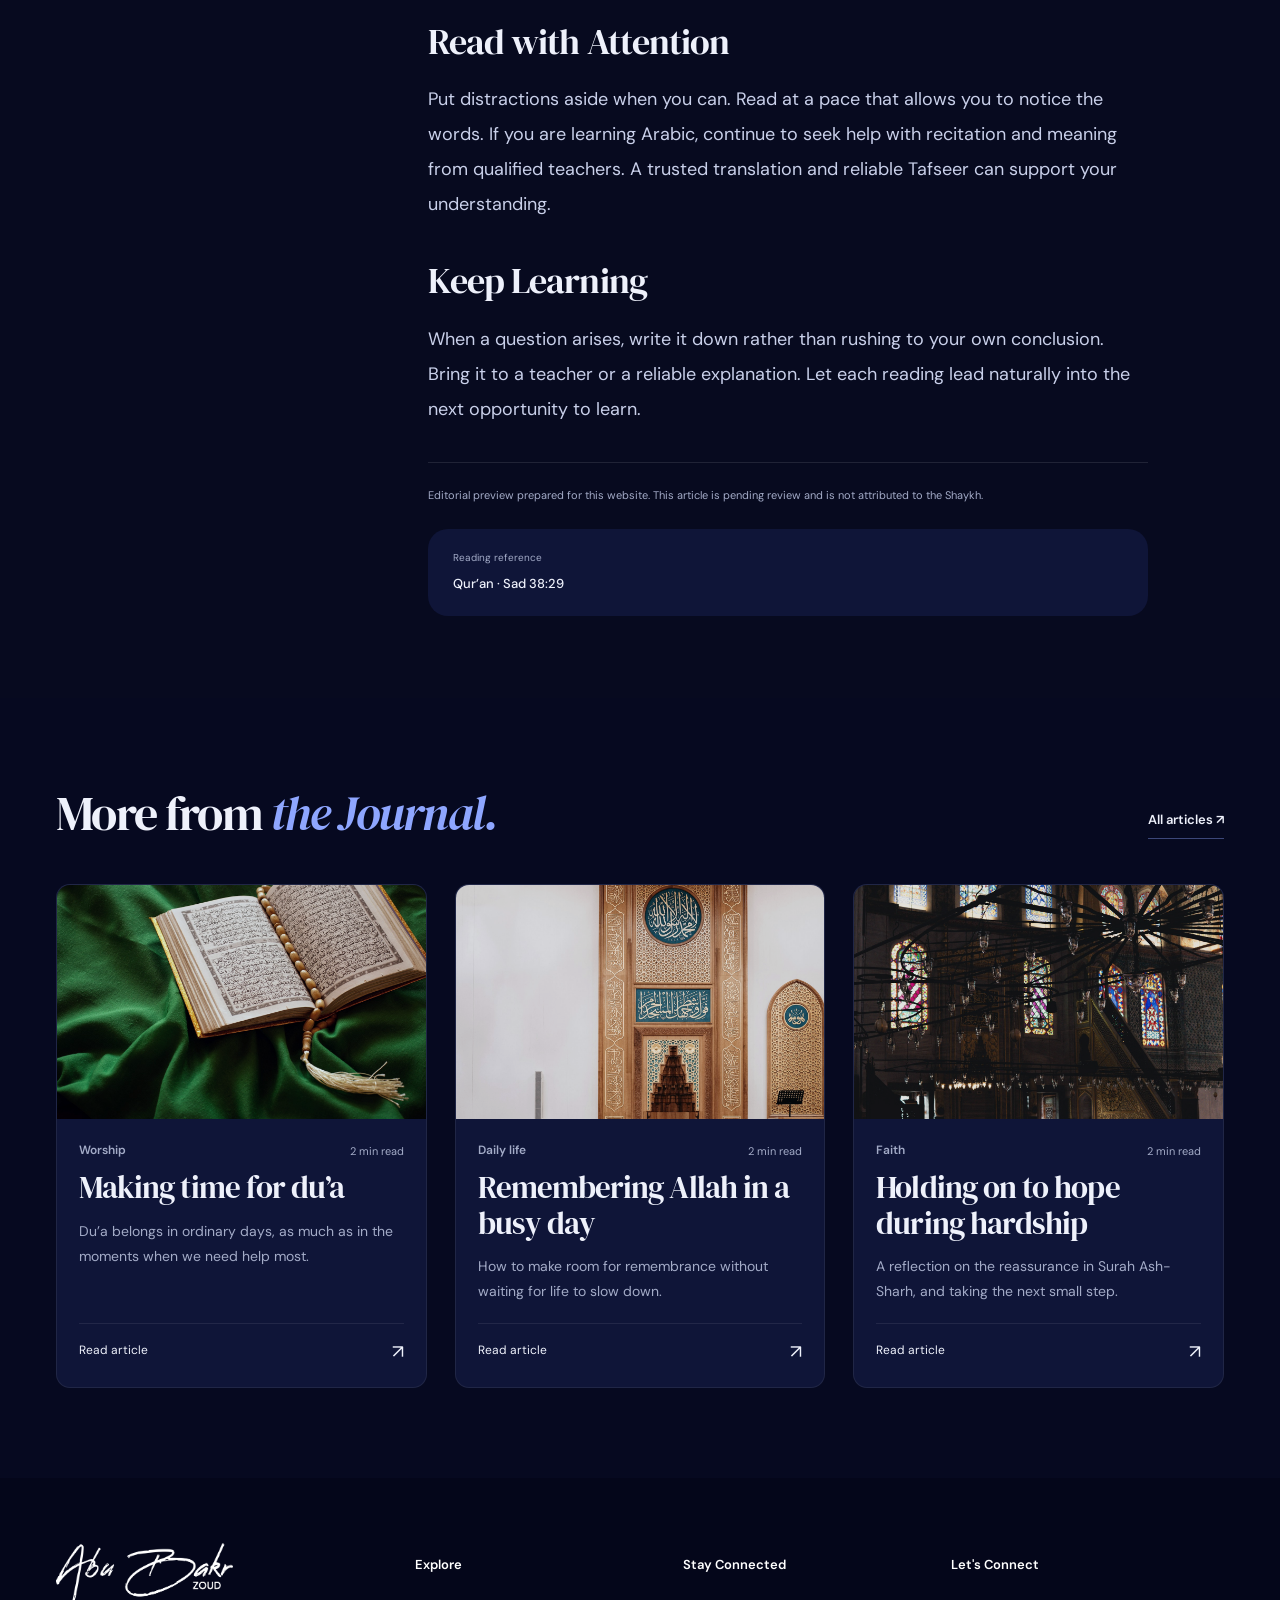
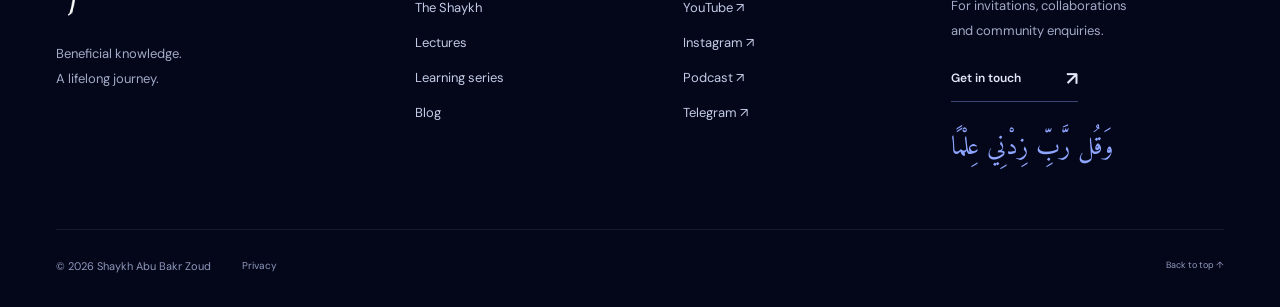
<file: a-regular-place-for-the-quran.html>
<!doctype html>
<html lang="en"><head>
<meta charset="utf-8"><meta name="viewport" content="width=device-width,initial-scale=1">
<title>A regular place for the Qur’an | Shaykh Abu Bakr Zoud</title>
<meta name="description" content="A little preparation can help us return to reading with more attention and consistency.">
<meta name="theme-color" content="#070a1f"><link rel="icon" href="assets/favicon.svg" type="image/svg+xml">
<link rel="preconnect" href="https://fonts.googleapis.com"><link rel="preconnect" href="https://fonts.gstatic.com" crossorigin>
<link href="https://fonts.googleapis.com/css2?family=DM+Sans:wght@400;450;500;550;600;650;700&family=DM+Serif+Display:ital@0;1&family=Amiri:wght@400;700&display=swap" rel="stylesheet">
<link rel="stylesheet" href="style.css"><link rel="stylesheet" href="editorial.css"><link rel="stylesheet" href="theme.css"><script src="journal-data.js" defer></script><script src="app.js" defer></script>
<script src="blog.js" defer></script></head><body><a class="skip" href="#main">Skip to content</a><header class="header" id="top"><div class="container nav-wrap">
<a class="brand" href="index.html" aria-label="Shaykh Abu Bakr Zoud home"><img src="assets/banner.png" alt="Abu Bakr Zoud" width="164" height="70"></a>
<nav aria-label="Main navigation" id="navigation"><a href="lectures.html">Lectures</a><a href="series.html">Series</a><a href="blog.html">Blog</a><a href="qa.html">Q&A</a><a href="about.html">About</a><a href="contact.html">Contact & Booking</a><a class="mobile-booking signin-toggle" href="#signin">Sign In</a></nav>
<div class="nav-actions"><button class="icon-button search-toggle" aria-label="Search lectures and articles"><svg viewBox="0 0 24 24" aria-hidden="true"><circle cx="10.5" cy="10.5" r="6.5"/><path d="m15.5 15.5 5 5"/></svg></button><button class="button small outline signin-toggle" type="button">Sign In</button><a class="button small light" href="series.html">Start Learning</a><button class="menu-toggle" aria-label="Open navigation" aria-expanded="false" aria-controls="navigation"><span></span><span></span></button></div>
</div></header><main id="main"><section class="article-intro"><div class="container"><nav class="breadcrumbs" aria-label="Breadcrumb"><a href="index.html">Home</a><span>/</span><a href="blog.html">Blog</a><span>/</span><span>Qur’an</span></nav><div class="article-title-wrap"><h1>A regular place for the Qur’an</h1><p>A little preparation can help us return to reading with more attention and consistency.</p><div class="article-byline"><span>The journal</span><span>2 Min read</span><span>Editorial preview</span></div></div><figure class="article-hero"><img src="assets/blog-quran-stand.jpg" alt="A Qur’an resting on a wooden stand" width="1400" height="900" fetchpriority="high"></figure></div></section><div class="container article-layout"><aside class="article-aside"><a href="blog.html">← All articles</a><a href="#reflection">The reflection</a><a href="#practice">A practical step</a><a href="#continue">Further reflection</a><button class="share-article" type="button">Copy article link ↗</button><span id="share-status" role="status"></span></aside><article class="article-body"><p class="article-ar" lang="ar" dir="rtl">كِتَابٌ أَنزَلْنَاهُ إِلَيْكَ مُبَارَكٌ</p><div class="verse-reference">QUR'AN · Sad 38:29</div><div id="reflection"><p>There are days when we read with attention, and days when our thoughts are elsewhere. Building a relationship with the Qur’an means continuing to return, while learning how to give it the attention it deserves.</p><p>Sad 38:29 describes the Book as blessed and points to reflection on its verses. This gives our reading a purpose beyond completing a page or reaching a number.</p><p>A useful beginning is to choose a time you can realistically protect. You might read after a prayer, before checking your phone in the morning or during a quiet part of the evening. The time itself matters less than the care you bring to it.</p></div><section id="practice"><h2>Read with Attention</h2><p>Put distractions aside when you can. Read at a pace that allows you to notice the words. If you are learning Arabic, continue to seek help with recitation and meaning from qualified teachers. A trusted translation and reliable Tafseer can support your understanding.</p></section><section id="continue"><h2>Keep Learning</h2><p>When a question arises, write it down rather than rushing to your own conclusion. Bring it to a teacher or a reliable explanation. Let each reading lead naturally into the next opportunity to learn.</p></section><div class="article-editorial">Editorial preview prepared for this website. This article is pending review and is not attributed to the Shaykh.</div><div class="article-end"><span>Reading reference</span><strong>Qur’an · Sad 38:29</strong></div></article></div><section class="section related-section"><div class="container"><div class="section-heading"><div><h2>More from <em>the Journal.</em></h2></div><a class="text-link" href="blog.html">All articles ↗</a></div><div class="related-grid"><article class="story-card" data-category="Worship" data-title="Making time for du’a Du’a belongs in ordinary days, as much as in the moments when we need help most."><a class="story-image" href="making-time-for-dua.html" data-article="near" tabindex="-1" aria-hidden="true"><img src="assets/blog-quran.jpg" alt="" width="1200" height="800" loading="lazy"><span class="image-arrow" aria-hidden="true">↗</span></a><div class="story-copy"><div class="story-meta"><span>Worship</span><span>2 min read</span></div><h3><a href="making-time-for-dua.html" data-article="near">Making time for du’a</a></h3><p>Du’a belongs in ordinary days, as much as in the moments when we need help most.</p><a class="story-read" href="making-time-for-dua.html" data-article="near" aria-label="Read Making time for du’a" tabindex="-1">Read article <span aria-hidden="true">↗</span></a></div></article><article class="story-card" data-category="Daily life" data-title="Remembering Allah in a busy day How to make room for remembrance without waiting for life to slow down."><a class="story-image" href="remembering-allah-in-a-busy-day.html" data-article="rest" tabindex="-1" aria-hidden="true"><img src="assets/blog-mosque.jpg" alt="" width="1200" height="800" loading="lazy"><span class="image-arrow" aria-hidden="true">↗</span></a><div class="story-copy"><div class="story-meta"><span>Daily life</span><span>2 min read</span></div><h3><a href="remembering-allah-in-a-busy-day.html" data-article="rest">Remembering Allah in a busy day</a></h3><p>How to make room for remembrance without waiting for life to slow down.</p><a class="story-read" href="remembering-allah-in-a-busy-day.html" data-article="rest" aria-label="Read Remembering Allah in a busy day" tabindex="-1">Read article <span aria-hidden="true">↗</span></a></div></article><article class="story-card" data-category="Faith" data-title="Holding on to hope during hardship A reflection on the reassurance in Surah Ash-Sharh, and taking the next small step."><a class="story-image" href="hope-during-hardship.html" data-article="ease" tabindex="-1" aria-hidden="true"><img src="assets/blog-mosque-light.jpg" alt="" width="1200" height="800" loading="lazy"><span class="image-arrow" aria-hidden="true">↗</span></a><div class="story-copy"><div class="story-meta"><span>Faith</span><span>2 min read</span></div><h3><a href="hope-during-hardship.html" data-article="ease">Holding on to hope during hardship</a></h3><p>A reflection on the reassurance in Surah Ash-Sharh, and taking the next small step.</p><a class="story-read" href="hope-during-hardship.html" data-article="ease" aria-label="Read Holding on to hope during hardship" tabindex="-1">Read article <span aria-hidden="true">↗</span></a></div></article></div></div></section></main><footer><div class="container"><div class="footer-main"><div class="footer-identity"><a class="brand" href="index.html" aria-label="Shaykh Abu Bakr Zoud home"><img src="assets/banner.png" alt="Abu Bakr Zoud" width="200" height="85"></a><p>Beneficial knowledge.<br>A lifelong journey.</p></div><div class="footer-col"><h2>Explore</h2><a href="about.html">The Shaykh</a><a href="lectures.html">Lectures</a><a href="series.html">Learning series</a><a href="blog.html">Blog</a></div><div class="footer-col"><h2>Stay Connected</h2><a href="https://www.youtube.com/@abubakrzoud" target="_blank" rel="noopener">YouTube ↗</a><a href="https://www.instagram.com/abubakrzoud/" target="_blank" rel="noopener">Instagram ↗</a><a href="https://muslimcentral.com/audio/abu-bakr-zoud/" target="_blank" rel="noopener">Podcast ↗</a><a href="https://t.me/abubakrzoud" target="_blank" rel="noopener">Telegram ↗</a></div><div class="footer-contact"><h2>Let's Connect</h2><p>For invitations, collaborations<br>and community enquiries.</p><a class="text-link" href="contact.html">Get in touch <span aria-hidden="true">↗</span></a><span lang="ar" dir="rtl">وَقُل رَّبِّ زِدْنِي عِلْمًا</span></div></div><div class="footer-bottom"><span>© 2026 Shaykh Abu Bakr Zoud</span><button class="privacy-toggle">Privacy</button><a href="#top">Back to top ↑</a></div></div></footer><dialog id="search-dialog" aria-labelledby="search-title"><div class="dialog-head"><button class="dialog-close" aria-label="Close search">×</button></div><h2 id="search-title">What Would You<br>Like to <em>Explore?</em></h2><label for="search-input">Search lectures and articles</label><input type="search" id="search-input" placeholder="Try Qur’an, patience or forgiveness" autocomplete="off"><div id="search-results" aria-live="polite"></div><a class="text-link" href="https://www.youtube.com/@abubakrzoud/videos" target="_blank" rel="noopener">Browse the full channel ↗</a></dialog>
<dialog id="article-dialog" aria-labelledby="article-title"><div class="dialog-head"><button class="dialog-close" aria-label="Close reflection">×</button></div><span class="preview-label">Editorial preview · Pending review</span><h2 id="article-title"></h2><div id="article-body"></div></dialog>
<dialog id="contact-dialog" aria-labelledby="contact-title"><div class="dialog-head"><button class="dialog-close" aria-label="Close contact form">×</button></div><h2 id="contact-title">Invite the Shaykh<br>to Your <em>Community.</em></h2><p class="form-note">Preview enquiry form. Details entered here are not sent.</p><form id="contact-form"><div class="form-row"><div><label for="name">Your name</label><input id="name" name="name" autocomplete="name" required></div><div><label for="email">Email address</label><input id="email" name="email" type="email" autocomplete="email" required></div></div><label for="organisation">Masjid or organisation</label><input id="organisation" name="organisation" autocomplete="organization"><div class="form-row"><div><label for="event-type">Enquiry type</label><select id="event-type" name="type"><option>Speaking invitation</option><option>Community event</option><option>Media enquiry</option><option>General enquiry</option></select></div><div><label for="city">City & country</label><input id="city" name="city"></div></div><label for="message">Tell us about your event</label><textarea id="message" name="message" rows="3" required placeholder="Proposed dates, audience and event details"></textarea><button class="button green" type="submit">Preview enquiry <span aria-hidden="true">↗</span></button><p id="contact-status" aria-live="polite"></p><pre id="enquiry-draft" hidden></pre><button id="copy-enquiry" class="text-link" type="button" hidden>Copy enquiry text</button></form></dialog>
<dialog id="privacy-dialog" aria-labelledby="privacy-title"><div class="dialog-head"><button class="dialog-close" aria-label="Close privacy information">×</button></div><h2 id="privacy-title">A Note on <em>Privacy.</em></h2><p>This website is a design concept. The enquiry and question forms work on your device only and do not send or store your details on a server. Questions you submit on the Q&amp;A page are kept in this browser until you remove them.</p><p>External video, podcast and social links take you to other platforms, where their own privacy policies apply. This concept does not use analytics or advertising cookies. Fonts are served by Google Fonts.</p></dialog>
<dialog id="signin-dialog" aria-labelledby="signin-title"><div class="dialog-head"><button class="dialog-close" aria-label="Close sign in">×</button></div><h2 id="signin-title">Accounts Are <em>Coming Soon.</em></h2><p>Soon you will be able to create a free account to save your progress, pick up each series where you left off and access member courses.</p><p>Until then, every series is free to watch on YouTube.</p><div class="dialog-actions"><a class="button green" href="series.html">Browse the series <span aria-hidden="true">↗</span></a><a class="text-link" href="https://www.youtube.com/@abubakrzoud?sub_confirmation=1" target="_blank" rel="noopener">Subscribe on YouTube <span aria-hidden="true">↗</span></a></div></dialog>
</body></html>
</file>
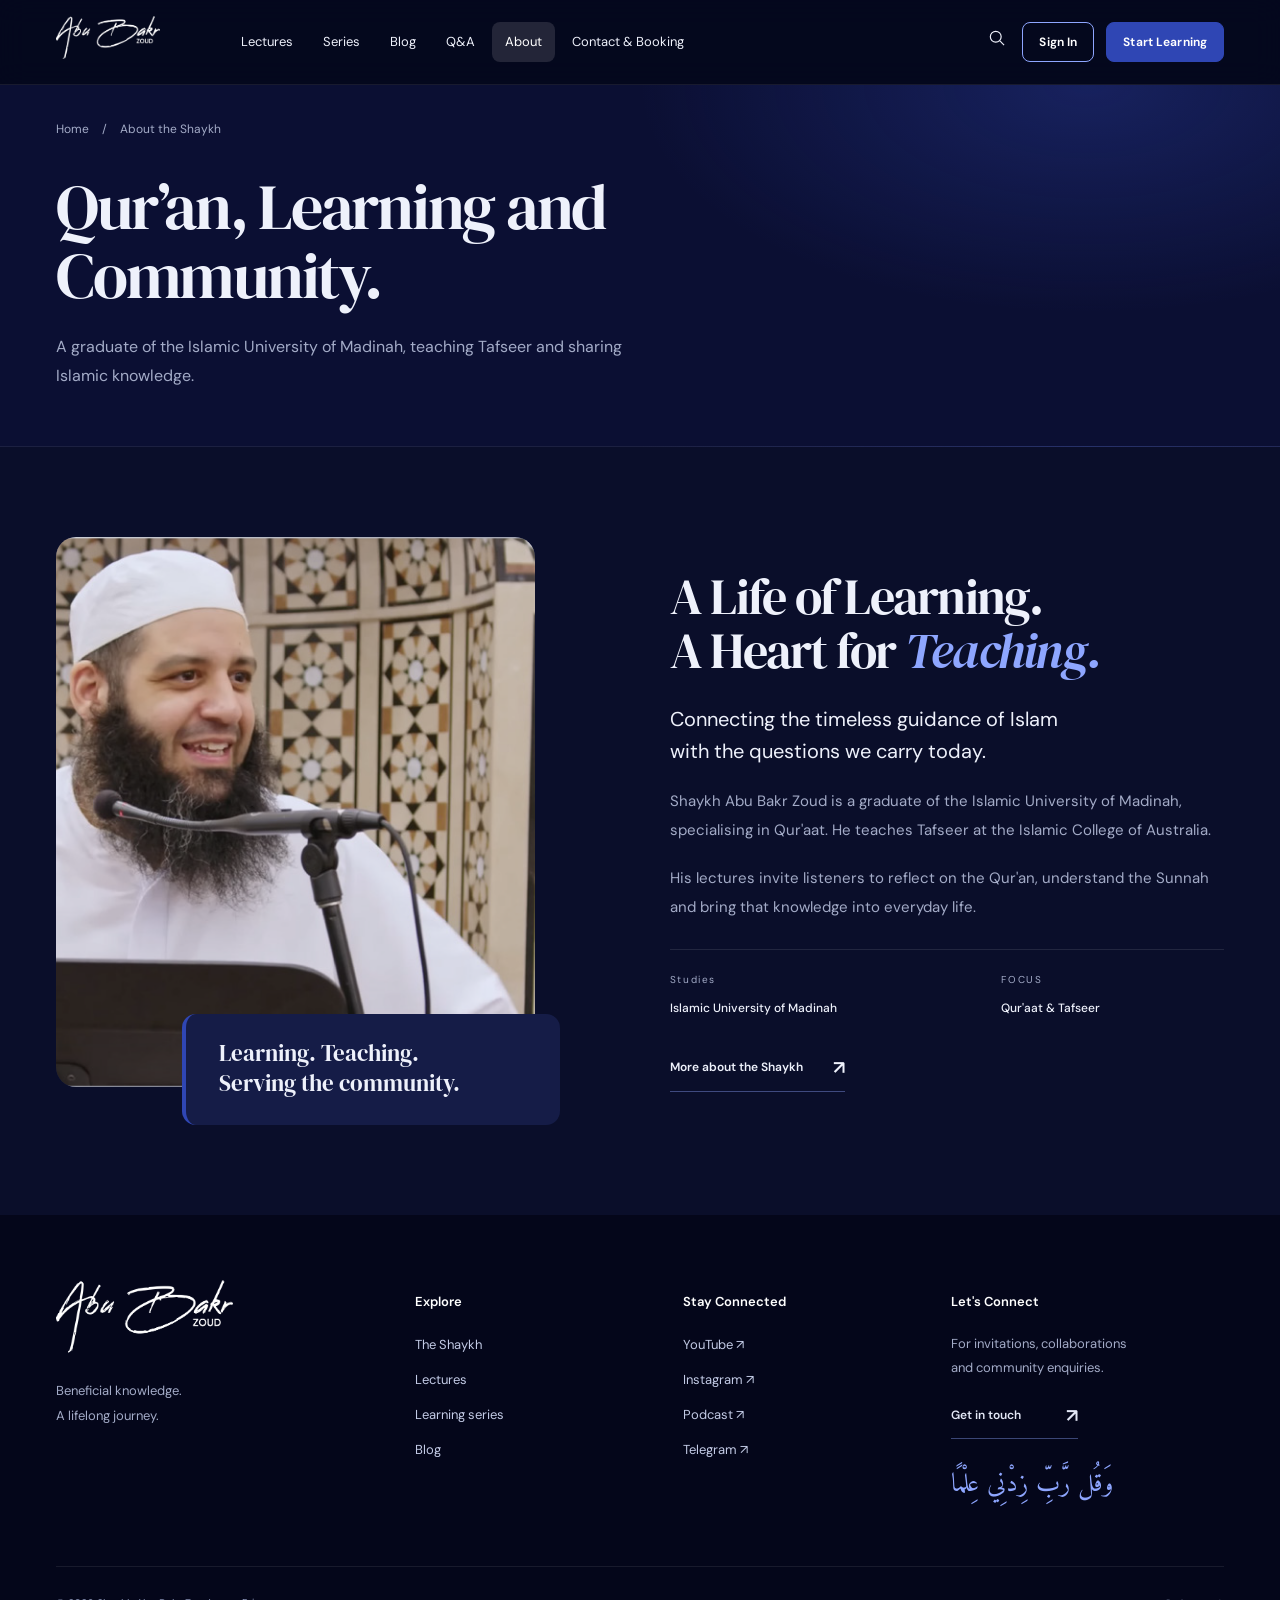
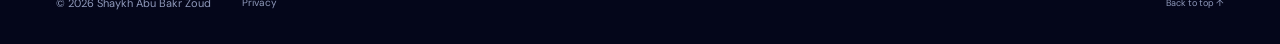
<file: about.html>
<!doctype html><html lang="en"><head>
<meta charset="utf-8"><meta name="viewport" content="width=device-width,initial-scale=1">
<title>About the Shaykh | Shaykh Abu Bakr Zoud</title>
<meta name="description" content="Explore lectures, Qur'an study and reflections with Shaykh Abu Bakr Zoud. Lectures, learning series and reflections on faith and everyday life.">
<meta name="theme-color" content="#070a1f"><link rel="icon" href="assets/favicon.svg" type="image/svg+xml">
<link rel="preconnect" href="https://fonts.googleapis.com"><link rel="preconnect" href="https://fonts.gstatic.com" crossorigin>
<link href="https://fonts.googleapis.com/css2?family=DM+Sans:wght@400;450;500;550;600;650;700&family=DM+Serif+Display:ital@0;1&family=Amiri:wght@400;700&display=swap" rel="stylesheet">
<link rel="stylesheet" href="style.css"><link rel="stylesheet" href="editorial.css"><link rel="stylesheet" href="theme.css"><script src="journal-data.js" defer></script><script src="app.js" defer></script>
</head><body><a class="skip" href="#main">Skip to content</a><header class="header" id="top"><div class="container nav-wrap">
<a class="brand" href="index.html" aria-label="Shaykh Abu Bakr Zoud home"><img src="assets/banner.png" alt="Abu Bakr Zoud" width="164" height="70"></a>
<nav aria-label="Main navigation" id="navigation"><a href="lectures.html">Lectures</a><a href="series.html">Series</a><a href="blog.html">Blog</a><a href="qa.html">Q&A</a><a href="about.html" aria-current="page">About</a><a href="contact.html">Contact & Booking</a><a class="mobile-booking signin-toggle" href="#signin">Sign In</a></nav>
<div class="nav-actions"><button class="icon-button search-toggle" aria-label="Search lectures and articles"><svg viewBox="0 0 24 24" aria-hidden="true"><circle cx="10.5" cy="10.5" r="6.5"/><path d="m15.5 15.5 5 5"/></svg></button><button class="button small outline signin-toggle" type="button">Sign In</button><a class="button small light" href="series.html">Start Learning</a><button class="menu-toggle" aria-label="Open navigation" aria-expanded="false" aria-controls="navigation"><span></span><span></span></button></div>
</div></header><main id="main"><section class="page-intro"><div class="container"><nav class="breadcrumbs" aria-label="Breadcrumb"><a href="index.html">Home</a><span>/</span><span aria-current="page">About the Shaykh</span></nav><h1>Qur’an, Learning and Community.</h1><p>A graduate of the Islamic University of Madinah, teaching Tafseer and sharing Islamic knowledge.</p></div></section><section class="section about" id="about"><div class="container about-grid"><div class="about-visual"><div class="about-photo"><img src="assets/shaykh.png" alt="Shaykh Abu Bakr Zoud sharing a lesson" width="572" height="573" loading="lazy"></div><div class="about-note"><span>Learning. Teaching.<br>Serving the community.</span></div></div><div class="about-copy"><h2>A Life of Learning.<br>A Heart for <em>Teaching.</em></h2><p class="about-intro">Connecting the timeless guidance of Islam with the questions we carry today.</p><p>Shaykh Abu Bakr Zoud is a graduate of the Islamic University of Madinah, specialising in Qur'aat. He teaches Tafseer at the Islamic College of Australia.</p><p>His lectures invite listeners to reflect on the Qur'an, understand the Sunnah and bring that knowledge into everyday life.</p><div class="about-details"><div><span>Studies</span><b>Islamic University of Madinah</b></div><div><span>FOCUS</span><b>Qur'aat & Tafseer</b></div></div><a class="text-link" href="https://shabubakrzoud.com/" target="_blank" rel="noopener">More about the Shaykh <span aria-hidden="true">↗</span></a></div></div></section></main><footer><div class="container"><div class="footer-main"><div class="footer-identity"><a class="brand" href="index.html" aria-label="Shaykh Abu Bakr Zoud home"><img src="assets/banner.png" alt="Abu Bakr Zoud" width="200" height="85"></a><p>Beneficial knowledge.<br>A lifelong journey.</p></div><div class="footer-col"><h2>Explore</h2><a href="about.html">The Shaykh</a><a href="lectures.html">Lectures</a><a href="series.html">Learning series</a><a href="blog.html">Blog</a></div><div class="footer-col"><h2>Stay Connected</h2><a href="https://www.youtube.com/@abubakrzoud" target="_blank" rel="noopener">YouTube ↗</a><a href="https://www.instagram.com/abubakrzoud/" target="_blank" rel="noopener">Instagram ↗</a><a href="https://muslimcentral.com/audio/abu-bakr-zoud/" target="_blank" rel="noopener">Podcast ↗</a><a href="https://t.me/abubakrzoud" target="_blank" rel="noopener">Telegram ↗</a></div><div class="footer-contact"><h2>Let's Connect</h2><p>For invitations, collaborations<br>and community enquiries.</p><a class="text-link" href="contact.html">Get in touch <span aria-hidden="true">↗</span></a><span lang="ar" dir="rtl">وَقُل رَّبِّ زِدْنِي عِلْمًا</span></div></div><div class="footer-bottom"><span>© 2026 Shaykh Abu Bakr Zoud</span><button class="privacy-toggle">Privacy</button><a href="#top">Back to top ↑</a></div></div></footer><dialog id="search-dialog" aria-labelledby="search-title"><div class="dialog-head"><button class="dialog-close" aria-label="Close search">×</button></div><h2 id="search-title">What Would You<br>Like to <em>Explore?</em></h2><label for="search-input">Search lectures and articles</label><input type="search" id="search-input" placeholder="Try Qur’an, patience or forgiveness" autocomplete="off"><div id="search-results" aria-live="polite"></div><a class="text-link" href="https://www.youtube.com/@abubakrzoud/videos" target="_blank" rel="noopener">Browse the full channel ↗</a></dialog>
<dialog id="article-dialog" aria-labelledby="article-title"><div class="dialog-head"><button class="dialog-close" aria-label="Close reflection">×</button></div><span class="preview-label">Editorial preview · Pending review</span><h2 id="article-title"></h2><div id="article-body"></div></dialog>
<dialog id="contact-dialog" aria-labelledby="contact-title"><div class="dialog-head"><button class="dialog-close" aria-label="Close contact form">×</button></div><h2 id="contact-title">Invite the Shaykh<br>to Your <em>Community.</em></h2><p class="form-note">Preview enquiry form. Details entered here are not sent.</p><form id="contact-form"><div class="form-row"><div><label for="name">Your name</label><input id="name" name="name" autocomplete="name" required></div><div><label for="email">Email address</label><input id="email" name="email" type="email" autocomplete="email" required></div></div><label for="organisation">Masjid or organisation</label><input id="organisation" name="organisation" autocomplete="organization"><div class="form-row"><div><label for="event-type">Enquiry type</label><select id="event-type" name="type"><option>Speaking invitation</option><option>Community event</option><option>Media enquiry</option><option>General enquiry</option></select></div><div><label for="city">City & country</label><input id="city" name="city"></div></div><label for="message">Tell us about your event</label><textarea id="message" name="message" rows="3" required placeholder="Proposed dates, audience and event details"></textarea><button class="button green" type="submit">Preview enquiry <span aria-hidden="true">↗</span></button><p id="contact-status" aria-live="polite"></p><pre id="enquiry-draft" hidden></pre><button id="copy-enquiry" class="text-link" type="button" hidden>Copy enquiry text</button></form></dialog>
<dialog id="privacy-dialog" aria-labelledby="privacy-title"><div class="dialog-head"><button class="dialog-close" aria-label="Close privacy information">×</button></div><h2 id="privacy-title">A Note on <em>Privacy.</em></h2><p>This website is a design concept. The enquiry and question forms work on your device only and do not send or store your details on a server. Questions you submit on the Q&amp;A page are kept in this browser until you remove them.</p><p>External video, podcast and social links take you to other platforms, where their own privacy policies apply. This concept does not use analytics or advertising cookies. Fonts are served by Google Fonts.</p></dialog>
<dialog id="signin-dialog" aria-labelledby="signin-title"><div class="dialog-head"><button class="dialog-close" aria-label="Close sign in">×</button></div><h2 id="signin-title">Accounts Are <em>Coming Soon.</em></h2><p>Soon you will be able to create a free account to save your progress, pick up each series where you left off and access member courses.</p><p>Until then, every series is free to watch on YouTube.</p><div class="dialog-actions"><a class="button green" href="series.html">Browse the series <span aria-hidden="true">↗</span></a><a class="text-link" href="https://www.youtube.com/@abubakrzoud?sub_confirmation=1" target="_blank" rel="noopener">Subscribe on YouTube <span aria-hidden="true">↗</span></a></div></dialog>
</body></html>
</file>
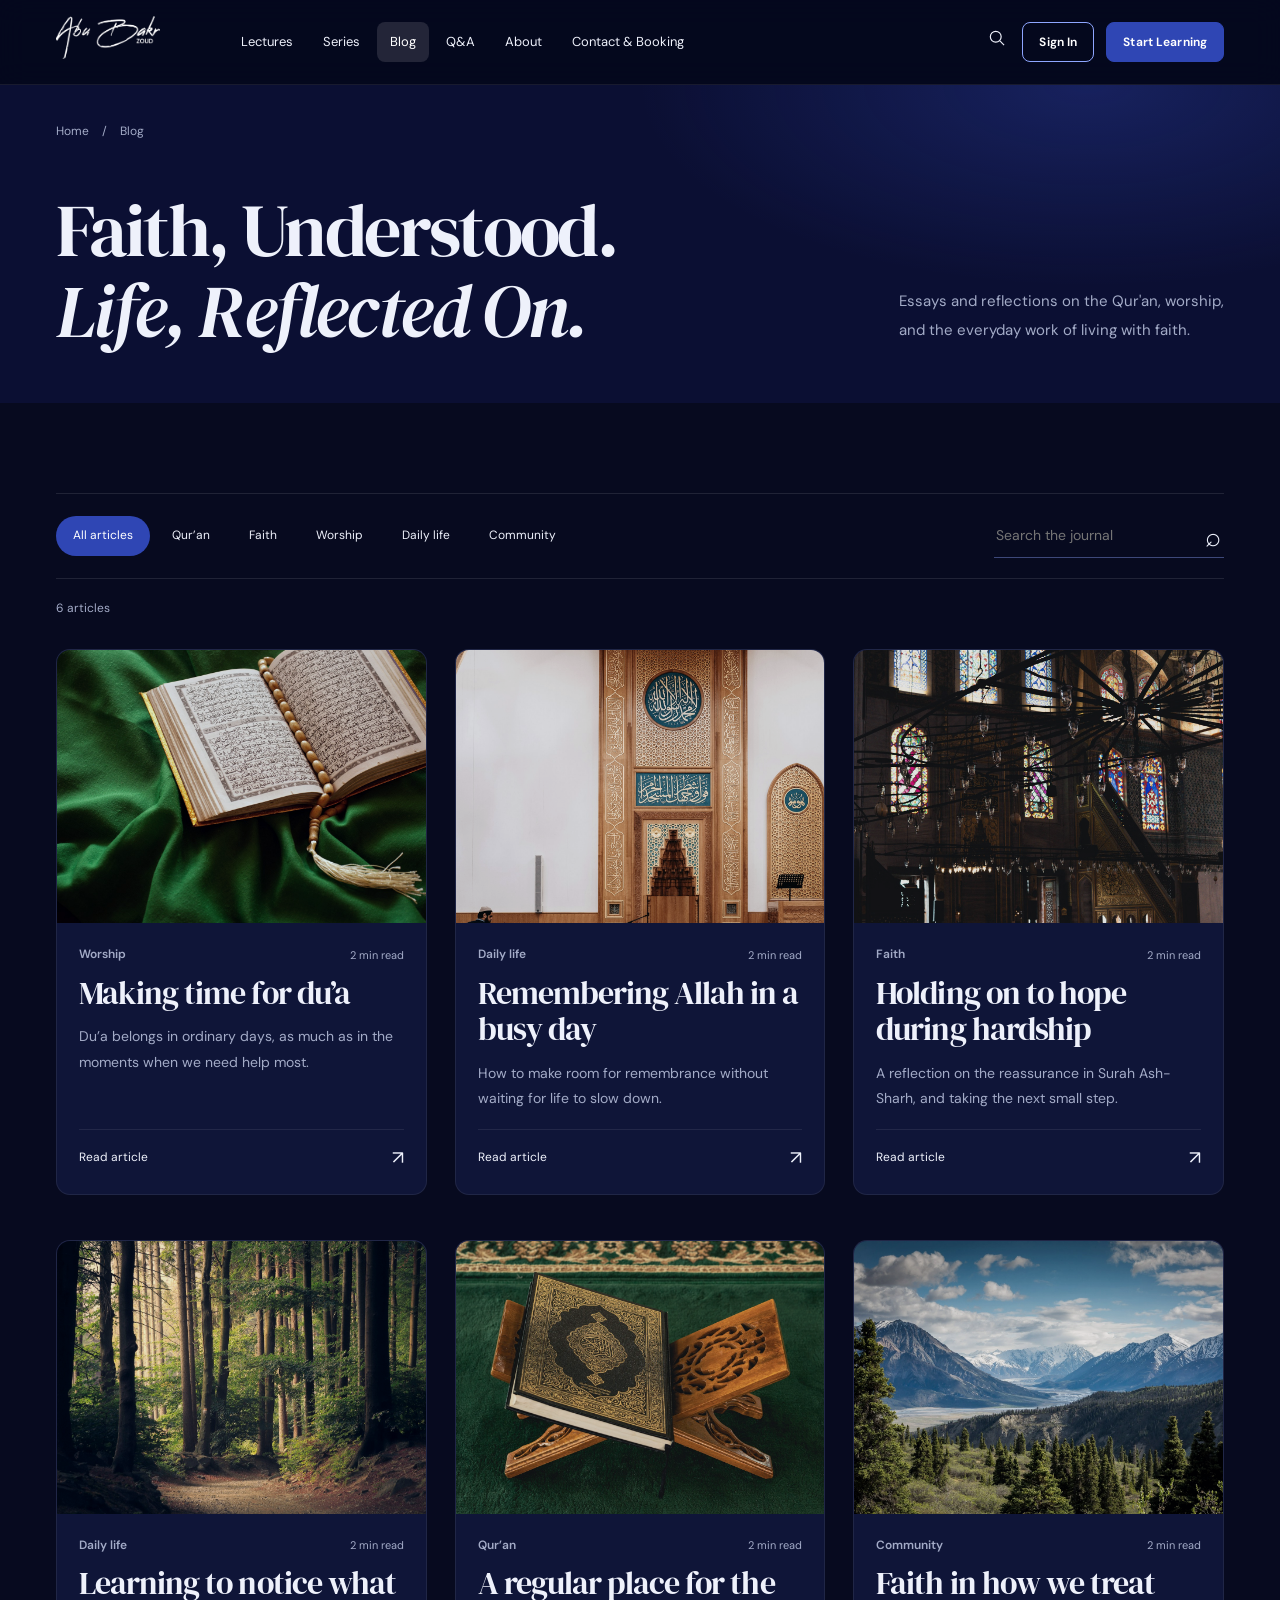
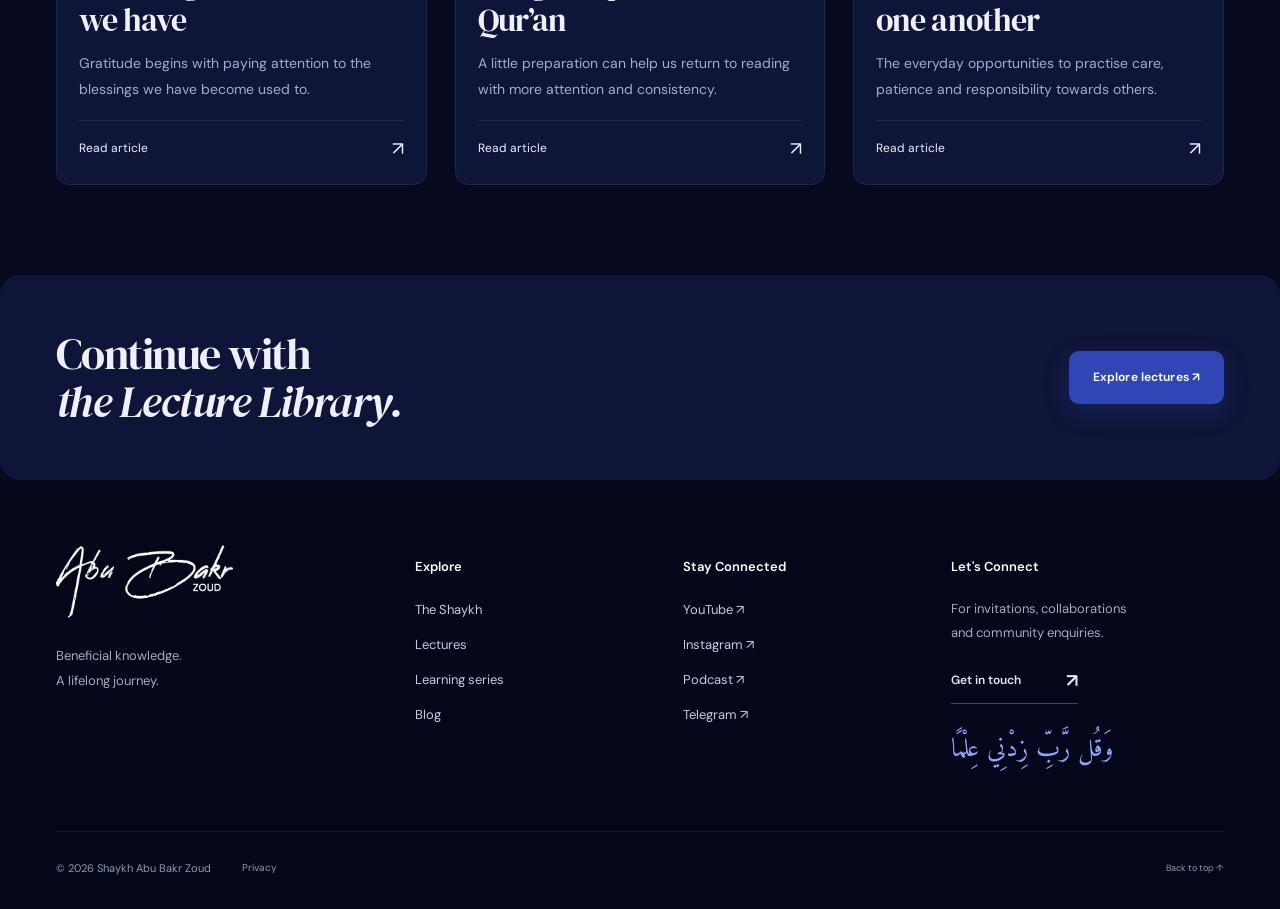
<file: blog.html>
<!doctype html>
<html lang="en"><head>
<meta charset="utf-8"><meta name="viewport" content="width=device-width,initial-scale=1">
<title>The journal | Shaykh Abu Bakr Zoud</title>
<meta name="description" content="Read reflections on the Qur’an, worship, faith and everyday life.">
<meta name="theme-color" content="#070a1f"><link rel="icon" href="assets/favicon.svg" type="image/svg+xml">
<link rel="preconnect" href="https://fonts.googleapis.com"><link rel="preconnect" href="https://fonts.gstatic.com" crossorigin>
<link href="https://fonts.googleapis.com/css2?family=DM+Sans:wght@400;450;500;550;600;650;700&family=DM+Serif+Display:ital@0;1&family=Amiri:wght@400;700&display=swap" rel="stylesheet">
<link rel="stylesheet" href="style.css"><link rel="stylesheet" href="editorial.css"><link rel="stylesheet" href="theme.css"><script src="journal-data.js" defer></script><script src="app.js" defer></script>
<script src="blog.js" defer></script></head><body><a class="skip" href="#main">Skip to content</a><header class="header" id="top"><div class="container nav-wrap">
<a class="brand" href="index.html" aria-label="Shaykh Abu Bakr Zoud home"><img src="assets/banner.png" alt="Abu Bakr Zoud" width="164" height="70"></a>
<nav aria-label="Main navigation" id="navigation"><a href="lectures.html">Lectures</a><a href="series.html">Series</a><a href="blog.html" aria-current="page">Blog</a><a href="qa.html">Q&A</a><a href="about.html">About</a><a href="contact.html">Contact & Booking</a><a class="mobile-booking signin-toggle" href="#signin">Sign In</a></nav>
<div class="nav-actions"><button class="icon-button search-toggle" aria-label="Search lectures and articles"><svg viewBox="0 0 24 24" aria-hidden="true"><circle cx="10.5" cy="10.5" r="6.5"/><path d="m15.5 15.5 5 5"/></svg></button><button class="button small outline signin-toggle" type="button">Sign In</button><a class="button small light" href="series.html">Start Learning</a><button class="menu-toggle" aria-label="Open navigation" aria-expanded="false" aria-controls="navigation"><span></span><span></span></button></div>
</div></header><main id="main"><section class="blog-intro"><div class="container"><nav class="breadcrumbs" aria-label="Breadcrumb"><a href="index.html">Home</a><span>/</span><span>Blog</span></nav><div class="blog-intro-row"><h1>Faith, Understood.<br><em>Life, Reflected On.</em></h1><p>Essays and reflections on the Qur'an, worship,<br>and the everyday work of living with faith.</p></div></div></section><section class="section blog-archive"><div class="container"><div class="blog-tools"><div class="blog-filters" role="group" aria-label="Filter articles"><button class="blog-filter active" data-blog-category="All articles" aria-pressed="true">All articles</button><button class="blog-filter" data-blog-category="Qur’an" aria-pressed="false">Qur’an</button><button class="blog-filter" data-blog-category="Faith" aria-pressed="false">Faith</button><button class="blog-filter" data-blog-category="Worship" aria-pressed="false">Worship</button><button class="blog-filter" data-blog-category="Daily life" aria-pressed="false">Daily life</button><button class="blog-filter" data-blog-category="Community" aria-pressed="false">Community</button></div><div class="blog-search"><label class="sr-only" for="blog-search">Search articles</label><input type="search" id="blog-search" placeholder="Search the journal"><span aria-hidden="true">⌕</span></div></div><p id="blog-count" role="status">6 articles</p><div class="archive-grid"><article class="story-card" data-category="Worship" data-title="Making time for du’a Du’a belongs in ordinary days, as much as in the moments when we need help most."><a class="story-image" href="making-time-for-dua.html" data-article="near" tabindex="-1" aria-hidden="true"><img src="assets/blog-quran.jpg" alt="" width="1200" height="800" loading="lazy"><span class="image-arrow" aria-hidden="true">↗</span></a><div class="story-copy"><div class="story-meta"><span>Worship</span><span>2 min read</span></div><h3><a href="making-time-for-dua.html" data-article="near">Making time for du’a</a></h3><p>Du’a belongs in ordinary days, as much as in the moments when we need help most.</p><a class="story-read" href="making-time-for-dua.html" data-article="near" aria-label="Read Making time for du’a" tabindex="-1">Read article <span aria-hidden="true">↗</span></a></div></article><article class="story-card" data-category="Daily life" data-title="Remembering Allah in a busy day How to make room for remembrance without waiting for life to slow down."><a class="story-image" href="remembering-allah-in-a-busy-day.html" data-article="rest" tabindex="-1" aria-hidden="true"><img src="assets/blog-mosque.jpg" alt="" width="1200" height="800" loading="lazy"><span class="image-arrow" aria-hidden="true">↗</span></a><div class="story-copy"><div class="story-meta"><span>Daily life</span><span>2 min read</span></div><h3><a href="remembering-allah-in-a-busy-day.html" data-article="rest">Remembering Allah in a busy day</a></h3><p>How to make room for remembrance without waiting for life to slow down.</p><a class="story-read" href="remembering-allah-in-a-busy-day.html" data-article="rest" aria-label="Read Remembering Allah in a busy day" tabindex="-1">Read article <span aria-hidden="true">↗</span></a></div></article><article class="story-card" data-category="Faith" data-title="Holding on to hope during hardship A reflection on the reassurance in Surah Ash-Sharh, and taking the next small step."><a class="story-image" href="hope-during-hardship.html" data-article="ease" tabindex="-1" aria-hidden="true"><img src="assets/blog-mosque-light.jpg" alt="" width="1200" height="800" loading="lazy"><span class="image-arrow" aria-hidden="true">↗</span></a><div class="story-copy"><div class="story-meta"><span>Faith</span><span>2 min read</span></div><h3><a href="hope-during-hardship.html" data-article="ease">Holding on to hope during hardship</a></h3><p>A reflection on the reassurance in Surah Ash-Sharh, and taking the next small step.</p><a class="story-read" href="hope-during-hardship.html" data-article="ease" aria-label="Read Holding on to hope during hardship" tabindex="-1">Read article <span aria-hidden="true">↗</span></a></div></article><article class="story-card" data-category="Daily life" data-title="Learning to notice what we have Gratitude begins with paying attention to the blessings we have become used to."><a class="story-image" href="noticing-what-we-have.html" data-article="gratitude" tabindex="-1" aria-hidden="true"><img src="assets/blog-forest.jpg" alt="" width="1200" height="800" loading="lazy"><span class="image-arrow" aria-hidden="true">↗</span></a><div class="story-copy"><div class="story-meta"><span>Daily life</span><span>2 min read</span></div><h3><a href="noticing-what-we-have.html" data-article="gratitude">Learning to notice what we have</a></h3><p>Gratitude begins with paying attention to the blessings we have become used to.</p><a class="story-read" href="noticing-what-we-have.html" data-article="gratitude" aria-label="Read Learning to notice what we have" tabindex="-1">Read article <span aria-hidden="true">↗</span></a></div></article><article class="story-card" data-category="Qur’an" data-title="A regular place for the Qur’an A little preparation can help us return to reading with more attention and consistency."><a class="story-image" href="a-regular-place-for-the-quran.html" data-article="companion" tabindex="-1" aria-hidden="true"><img src="assets/blog-quran-stand.jpg" alt="" width="1200" height="800" loading="lazy"><span class="image-arrow" aria-hidden="true">↗</span></a><div class="story-copy"><div class="story-meta"><span>Qur’an</span><span>2 min read</span></div><h3><a href="a-regular-place-for-the-quran.html" data-article="companion">A regular place for the Qur’an</a></h3><p>A little preparation can help us return to reading with more attention and consistency.</p><a class="story-read" href="a-regular-place-for-the-quran.html" data-article="companion" aria-label="Read A regular place for the Qur’an" tabindex="-1">Read article <span aria-hidden="true">↗</span></a></div></article><article class="story-card" data-category="Community" data-title="Faith in how we treat one another The everyday opportunities to practise care, patience and responsibility towards others."><a class="story-image" href="faith-in-how-we-treat-people.html" data-article="community" tabindex="-1" aria-hidden="true"><img src="assets/blog-mountains.jpg" alt="" width="1200" height="800" loading="lazy"><span class="image-arrow" aria-hidden="true">↗</span></a><div class="story-copy"><div class="story-meta"><span>Community</span><span>2 min read</span></div><h3><a href="faith-in-how-we-treat-people.html" data-article="community">Faith in how we treat one another</a></h3><p>The everyday opportunities to practise care, patience and responsibility towards others.</p><a class="story-read" href="faith-in-how-we-treat-people.html" data-article="community" aria-label="Read Faith in how we treat one another" tabindex="-1">Read article <span aria-hidden="true">↗</span></a></div></article></div><p id="blog-empty" hidden>No articles match this search. Try another topic.</p></div></section><section class="editorial-banner"><div class="container"><div><h2>Continue with<br><em>the Lecture Library.</em></h2></div><a class="button green" href="lectures.html">Explore lectures ↗</a></div></section></main><footer><div class="container"><div class="footer-main"><div class="footer-identity"><a class="brand" href="index.html" aria-label="Shaykh Abu Bakr Zoud home"><img src="assets/banner.png" alt="Abu Bakr Zoud" width="200" height="85"></a><p>Beneficial knowledge.<br>A lifelong journey.</p></div><div class="footer-col"><h2>Explore</h2><a href="about.html">The Shaykh</a><a href="lectures.html">Lectures</a><a href="series.html">Learning series</a><a href="blog.html">Blog</a></div><div class="footer-col"><h2>Stay Connected</h2><a href="https://www.youtube.com/@abubakrzoud" target="_blank" rel="noopener">YouTube ↗</a><a href="https://www.instagram.com/abubakrzoud/" target="_blank" rel="noopener">Instagram ↗</a><a href="https://muslimcentral.com/audio/abu-bakr-zoud/" target="_blank" rel="noopener">Podcast ↗</a><a href="https://t.me/abubakrzoud" target="_blank" rel="noopener">Telegram ↗</a></div><div class="footer-contact"><h2>Let's Connect</h2><p>For invitations, collaborations<br>and community enquiries.</p><a class="text-link" href="contact.html">Get in touch <span aria-hidden="true">↗</span></a><span lang="ar" dir="rtl">وَقُل رَّبِّ زِدْنِي عِلْمًا</span></div></div><div class="footer-bottom"><span>© 2026 Shaykh Abu Bakr Zoud</span><button class="privacy-toggle">Privacy</button><a href="#top">Back to top ↑</a></div></div></footer><dialog id="search-dialog" aria-labelledby="search-title"><div class="dialog-head"><button class="dialog-close" aria-label="Close search">×</button></div><h2 id="search-title">What Would You<br>Like to <em>Explore?</em></h2><label for="search-input">Search lectures and articles</label><input type="search" id="search-input" placeholder="Try Qur’an, patience or forgiveness" autocomplete="off"><div id="search-results" aria-live="polite"></div><a class="text-link" href="https://www.youtube.com/@abubakrzoud/videos" target="_blank" rel="noopener">Browse the full channel ↗</a></dialog>
<dialog id="article-dialog" aria-labelledby="article-title"><div class="dialog-head"><button class="dialog-close" aria-label="Close reflection">×</button></div><span class="preview-label">Editorial preview · Pending review</span><h2 id="article-title"></h2><div id="article-body"></div></dialog>
<dialog id="contact-dialog" aria-labelledby="contact-title"><div class="dialog-head"><button class="dialog-close" aria-label="Close contact form">×</button></div><h2 id="contact-title">Invite the Shaykh<br>to Your <em>Community.</em></h2><p class="form-note">Preview enquiry form. Details entered here are not sent.</p><form id="contact-form"><div class="form-row"><div><label for="name">Your name</label><input id="name" name="name" autocomplete="name" required></div><div><label for="email">Email address</label><input id="email" name="email" type="email" autocomplete="email" required></div></div><label for="organisation">Masjid or organisation</label><input id="organisation" name="organisation" autocomplete="organization"><div class="form-row"><div><label for="event-type">Enquiry type</label><select id="event-type" name="type"><option>Speaking invitation</option><option>Community event</option><option>Media enquiry</option><option>General enquiry</option></select></div><div><label for="city">City & country</label><input id="city" name="city"></div></div><label for="message">Tell us about your event</label><textarea id="message" name="message" rows="3" required placeholder="Proposed dates, audience and event details"></textarea><button class="button green" type="submit">Preview enquiry <span aria-hidden="true">↗</span></button><p id="contact-status" aria-live="polite"></p><pre id="enquiry-draft" hidden></pre><button id="copy-enquiry" class="text-link" type="button" hidden>Copy enquiry text</button></form></dialog>
<dialog id="privacy-dialog" aria-labelledby="privacy-title"><div class="dialog-head"><button class="dialog-close" aria-label="Close privacy information">×</button></div><h2 id="privacy-title">A Note on <em>Privacy.</em></h2><p>This website is a design concept. The enquiry and question forms work on your device only and do not send or store your details on a server. Questions you submit on the Q&amp;A page are kept in this browser until you remove them.</p><p>External video, podcast and social links take you to other platforms, where their own privacy policies apply. This concept does not use analytics or advertising cookies. Fonts are served by Google Fonts.</p></dialog>
<dialog id="signin-dialog" aria-labelledby="signin-title"><div class="dialog-head"><button class="dialog-close" aria-label="Close sign in">×</button></div><h2 id="signin-title">Accounts Are <em>Coming Soon.</em></h2><p>Soon you will be able to create a free account to save your progress, pick up each series where you left off and access member courses.</p><p>Until then, every series is free to watch on YouTube.</p><div class="dialog-actions"><a class="button green" href="series.html">Browse the series <span aria-hidden="true">↗</span></a><a class="text-link" href="https://www.youtube.com/@abubakrzoud?sub_confirmation=1" target="_blank" rel="noopener">Subscribe on YouTube <span aria-hidden="true">↗</span></a></div></dialog>
</body></html>
</file>
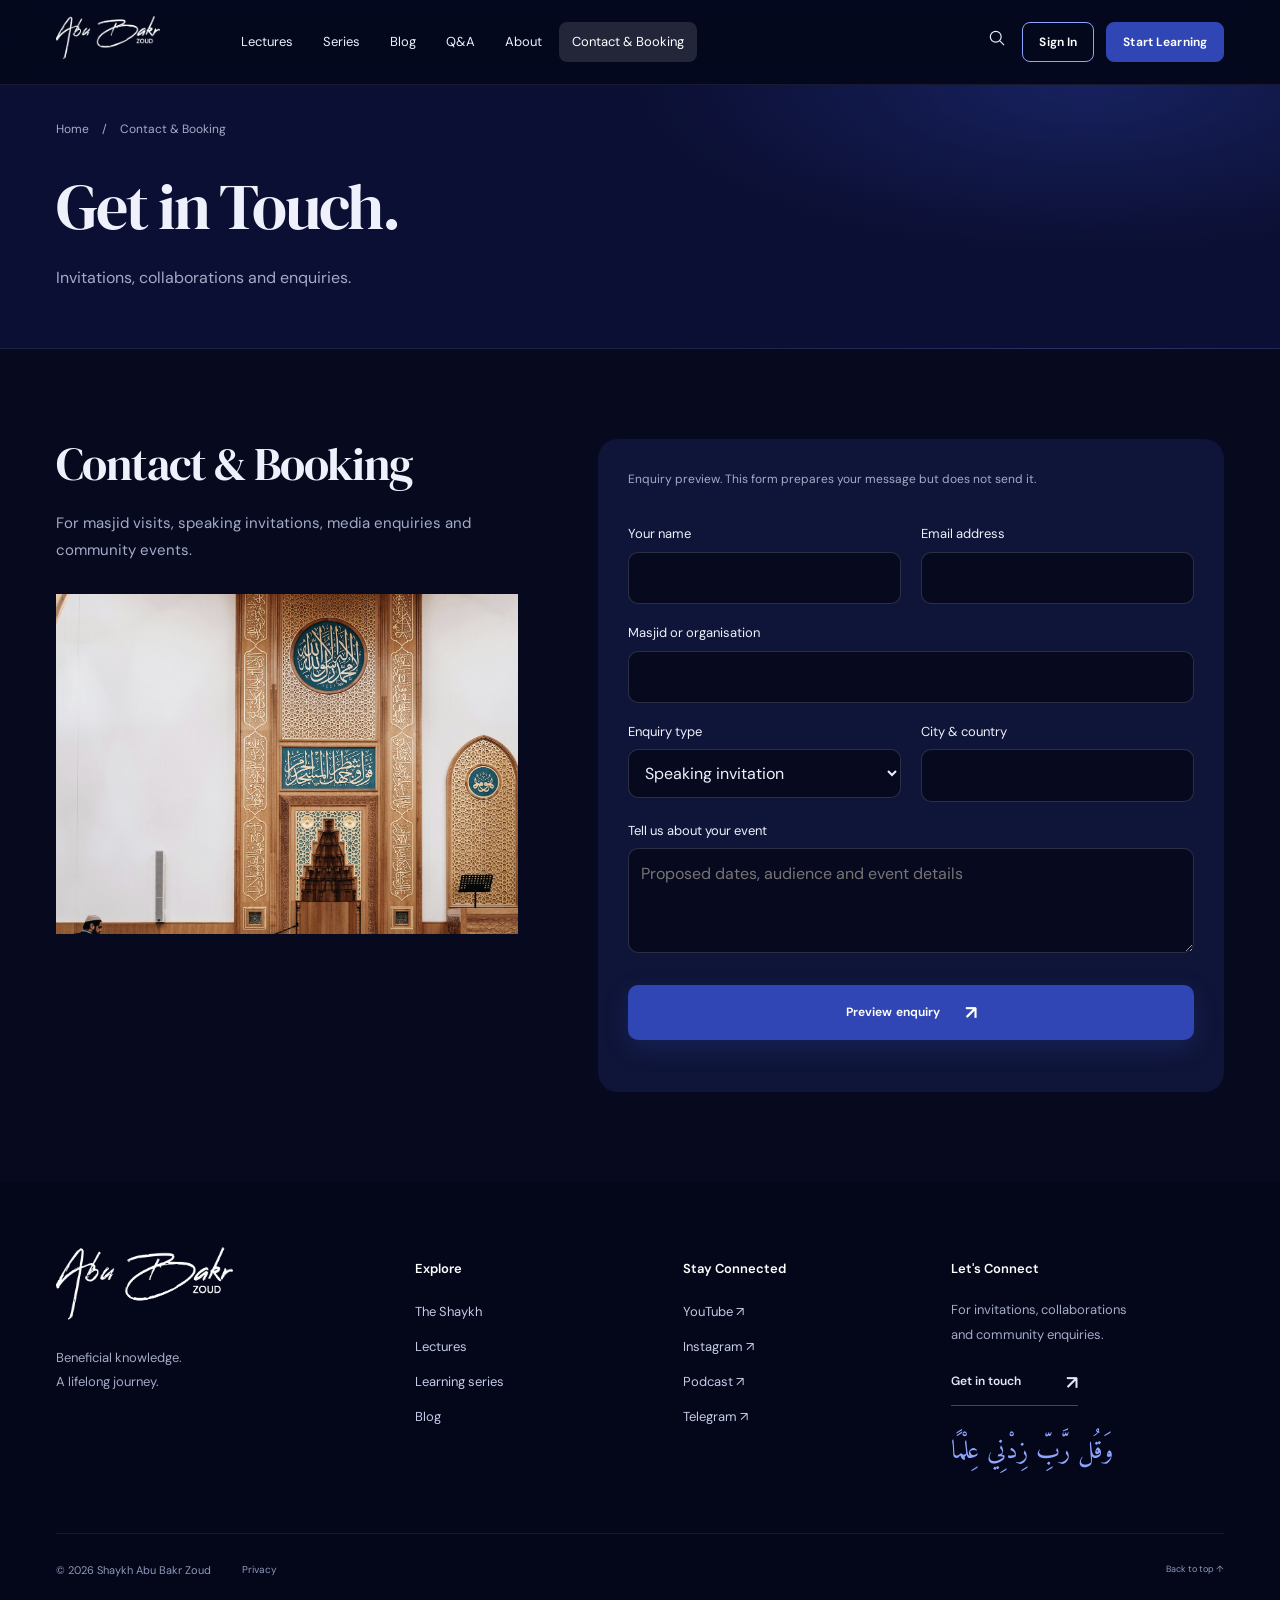
<file: contact.html>
<!doctype html><html lang="en"><head>
<meta charset="utf-8"><meta name="viewport" content="width=device-width,initial-scale=1">
<title>Contact & Booking | Shaykh Abu Bakr Zoud</title>
<meta name="description" content="Explore lectures, Qur'an study and reflections with Shaykh Abu Bakr Zoud. Lectures, learning series and reflections on faith and everyday life.">
<meta name="theme-color" content="#070a1f"><link rel="icon" href="assets/favicon.svg" type="image/svg+xml">
<link rel="preconnect" href="https://fonts.googleapis.com"><link rel="preconnect" href="https://fonts.gstatic.com" crossorigin>
<link href="https://fonts.googleapis.com/css2?family=DM+Sans:wght@400;450;500;550;600;650;700&family=DM+Serif+Display:ital@0;1&family=Amiri:wght@400;700&display=swap" rel="stylesheet">
<link rel="stylesheet" href="style.css"><link rel="stylesheet" href="editorial.css"><link rel="stylesheet" href="theme.css"><script src="journal-data.js" defer></script><script src="app.js" defer></script>
</head><body><a class="skip" href="#main">Skip to content</a><header class="header" id="top"><div class="container nav-wrap">
<a class="brand" href="index.html" aria-label="Shaykh Abu Bakr Zoud home"><img src="assets/banner.png" alt="Abu Bakr Zoud" width="164" height="70"></a>
<nav aria-label="Main navigation" id="navigation"><a href="lectures.html">Lectures</a><a href="series.html">Series</a><a href="blog.html">Blog</a><a href="qa.html">Q&A</a><a href="about.html">About</a><a href="contact.html" aria-current="page">Contact & Booking</a><a class="mobile-booking signin-toggle" href="#signin">Sign In</a></nav>
<div class="nav-actions"><button class="icon-button search-toggle" aria-label="Search lectures and articles"><svg viewBox="0 0 24 24" aria-hidden="true"><circle cx="10.5" cy="10.5" r="6.5"/><path d="m15.5 15.5 5 5"/></svg></button><button class="button small outline signin-toggle" type="button">Sign In</button><a class="button small light" href="series.html">Start Learning</a><button class="menu-toggle" aria-label="Open navigation" aria-expanded="false" aria-controls="navigation"><span></span><span></span></button></div>
</div></header><main id="main"><section class="page-intro"><div class="container"><nav class="breadcrumbs" aria-label="Breadcrumb"><a href="index.html">Home</a><span>/</span><span aria-current="page">Contact & Booking</span></nav><h1>Get in Touch.</h1><p>Invitations, collaborations and enquiries.</p></div></section><section class="section contact-page"><div class="container contact-page-grid"><div><h2>Contact & Booking</h2><p>For masjid visits, speaking invitations, media enquiries and community events.</p><img class="contact-photo" src="assets/blog-mosque.jpg" alt="Interior of a mosque" width="1400" height="2100"></div><div class="contact-form-panel"><p class="form-note">Enquiry preview. This form prepares your message but does not send it.</p><form id="contact-form"><div class="form-row"><div><label for="name">Your name</label><input id="name" name="name" autocomplete="name" required></div><div><label for="email">Email address</label><input id="email" name="email" type="email" autocomplete="email" required></div></div><label for="organisation">Masjid or organisation</label><input id="organisation" name="organisation" autocomplete="organization"><div class="form-row"><div><label for="event-type">Enquiry type</label><select id="event-type" name="type"><option>Speaking invitation</option><option>Community event</option><option>Media enquiry</option><option>General enquiry</option></select></div><div><label for="city">City & country</label><input id="city" name="city"></div></div><label for="message">Tell us about your event</label><textarea id="message" name="message" rows="3" required placeholder="Proposed dates, audience and event details"></textarea><button class="button green" type="submit">Preview enquiry <span aria-hidden="true">↗</span></button><p id="contact-status" aria-live="polite"></p><pre id="enquiry-draft" hidden></pre><button id="copy-enquiry" class="text-link" type="button" hidden>Copy enquiry text</button></form></div></div></section></main><footer><div class="container"><div class="footer-main"><div class="footer-identity"><a class="brand" href="index.html" aria-label="Shaykh Abu Bakr Zoud home"><img src="assets/banner.png" alt="Abu Bakr Zoud" width="200" height="85"></a><p>Beneficial knowledge.<br>A lifelong journey.</p></div><div class="footer-col"><h2>Explore</h2><a href="about.html">The Shaykh</a><a href="lectures.html">Lectures</a><a href="series.html">Learning series</a><a href="blog.html">Blog</a></div><div class="footer-col"><h2>Stay Connected</h2><a href="https://www.youtube.com/@abubakrzoud" target="_blank" rel="noopener">YouTube ↗</a><a href="https://www.instagram.com/abubakrzoud/" target="_blank" rel="noopener">Instagram ↗</a><a href="https://muslimcentral.com/audio/abu-bakr-zoud/" target="_blank" rel="noopener">Podcast ↗</a><a href="https://t.me/abubakrzoud" target="_blank" rel="noopener">Telegram ↗</a></div><div class="footer-contact"><h2>Let's Connect</h2><p>For invitations, collaborations<br>and community enquiries.</p><a class="text-link" href="contact.html">Get in touch <span aria-hidden="true">↗</span></a><span lang="ar" dir="rtl">وَقُل رَّبِّ زِدْنِي عِلْمًا</span></div></div><div class="footer-bottom"><span>© 2026 Shaykh Abu Bakr Zoud</span><button class="privacy-toggle">Privacy</button><a href="#top">Back to top ↑</a></div></div></footer><dialog id="search-dialog" aria-labelledby="search-title"><div class="dialog-head"><button class="dialog-close" aria-label="Close search">×</button></div><h2 id="search-title">What Would You<br>Like to <em>Explore?</em></h2><label for="search-input">Search lectures and articles</label><input type="search" id="search-input" placeholder="Try Qur’an, patience or forgiveness" autocomplete="off"><div id="search-results" aria-live="polite"></div><a class="text-link" href="https://www.youtube.com/@abubakrzoud/videos" target="_blank" rel="noopener">Browse the full channel ↗</a></dialog>
<dialog id="article-dialog" aria-labelledby="article-title"><div class="dialog-head"><button class="dialog-close" aria-label="Close reflection">×</button></div><span class="preview-label">Editorial preview · Pending review</span><h2 id="article-title"></h2><div id="article-body"></div></dialog>

<dialog id="privacy-dialog" aria-labelledby="privacy-title"><div class="dialog-head"><button class="dialog-close" aria-label="Close privacy information">×</button></div><h2 id="privacy-title">A Note on <em>Privacy.</em></h2><p>This website is a design concept. The enquiry and question forms work on your device only and do not send or store your details on a server. Questions you submit on the Q&amp;A page are kept in this browser until you remove them.</p><p>External video, podcast and social links take you to other platforms, where their own privacy policies apply. This concept does not use analytics or advertising cookies. Fonts are served by Google Fonts.</p></dialog>
<dialog id="signin-dialog" aria-labelledby="signin-title"><div class="dialog-head"><button class="dialog-close" aria-label="Close sign in">×</button></div><h2 id="signin-title">Accounts Are <em>Coming Soon.</em></h2><p>Soon you will be able to create a free account to save your progress, pick up each series where you left off and access member courses.</p><p>Until then, every series is free to watch on YouTube.</p><div class="dialog-actions"><a class="button green" href="series.html">Browse the series <span aria-hidden="true">↗</span></a><a class="text-link" href="https://www.youtube.com/@abubakrzoud?sub_confirmation=1" target="_blank" rel="noopener">Subscribe on YouTube <span aria-hidden="true">↗</span></a></div></dialog>
</body></html>
</file>
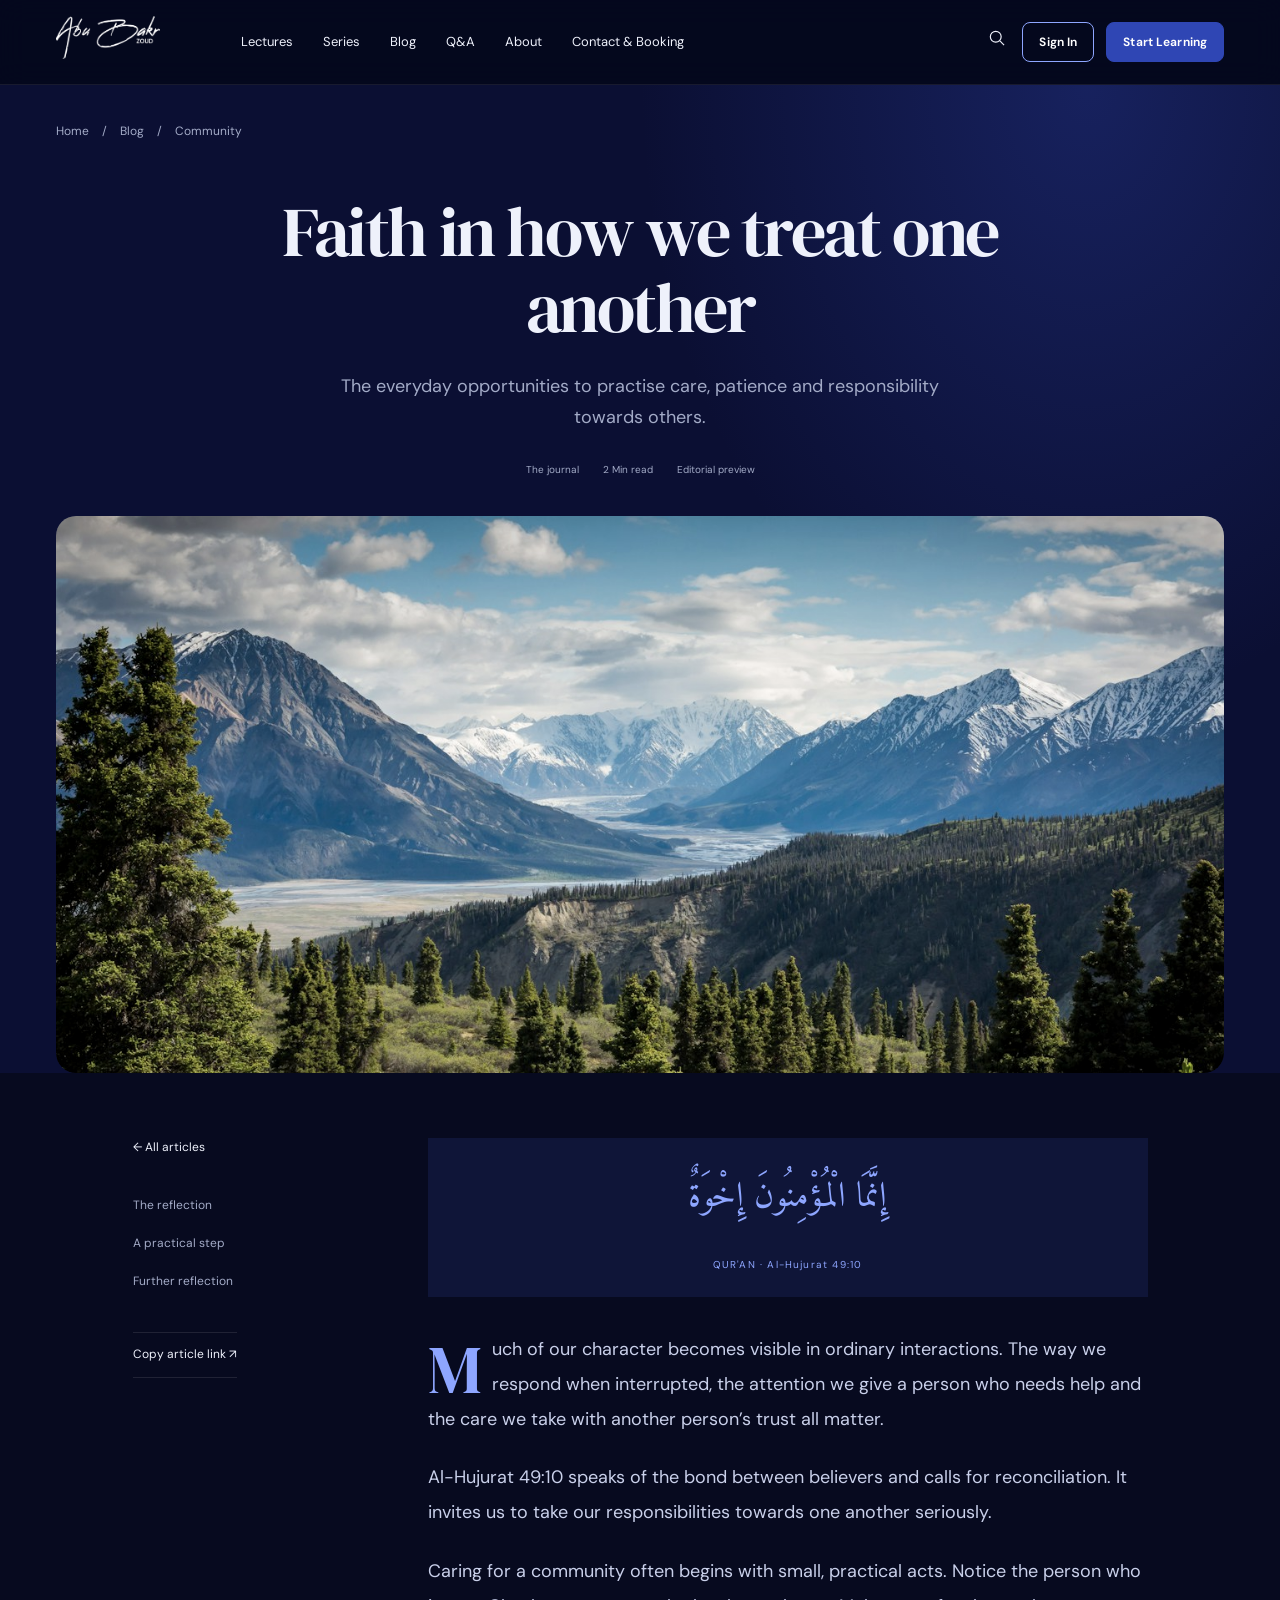
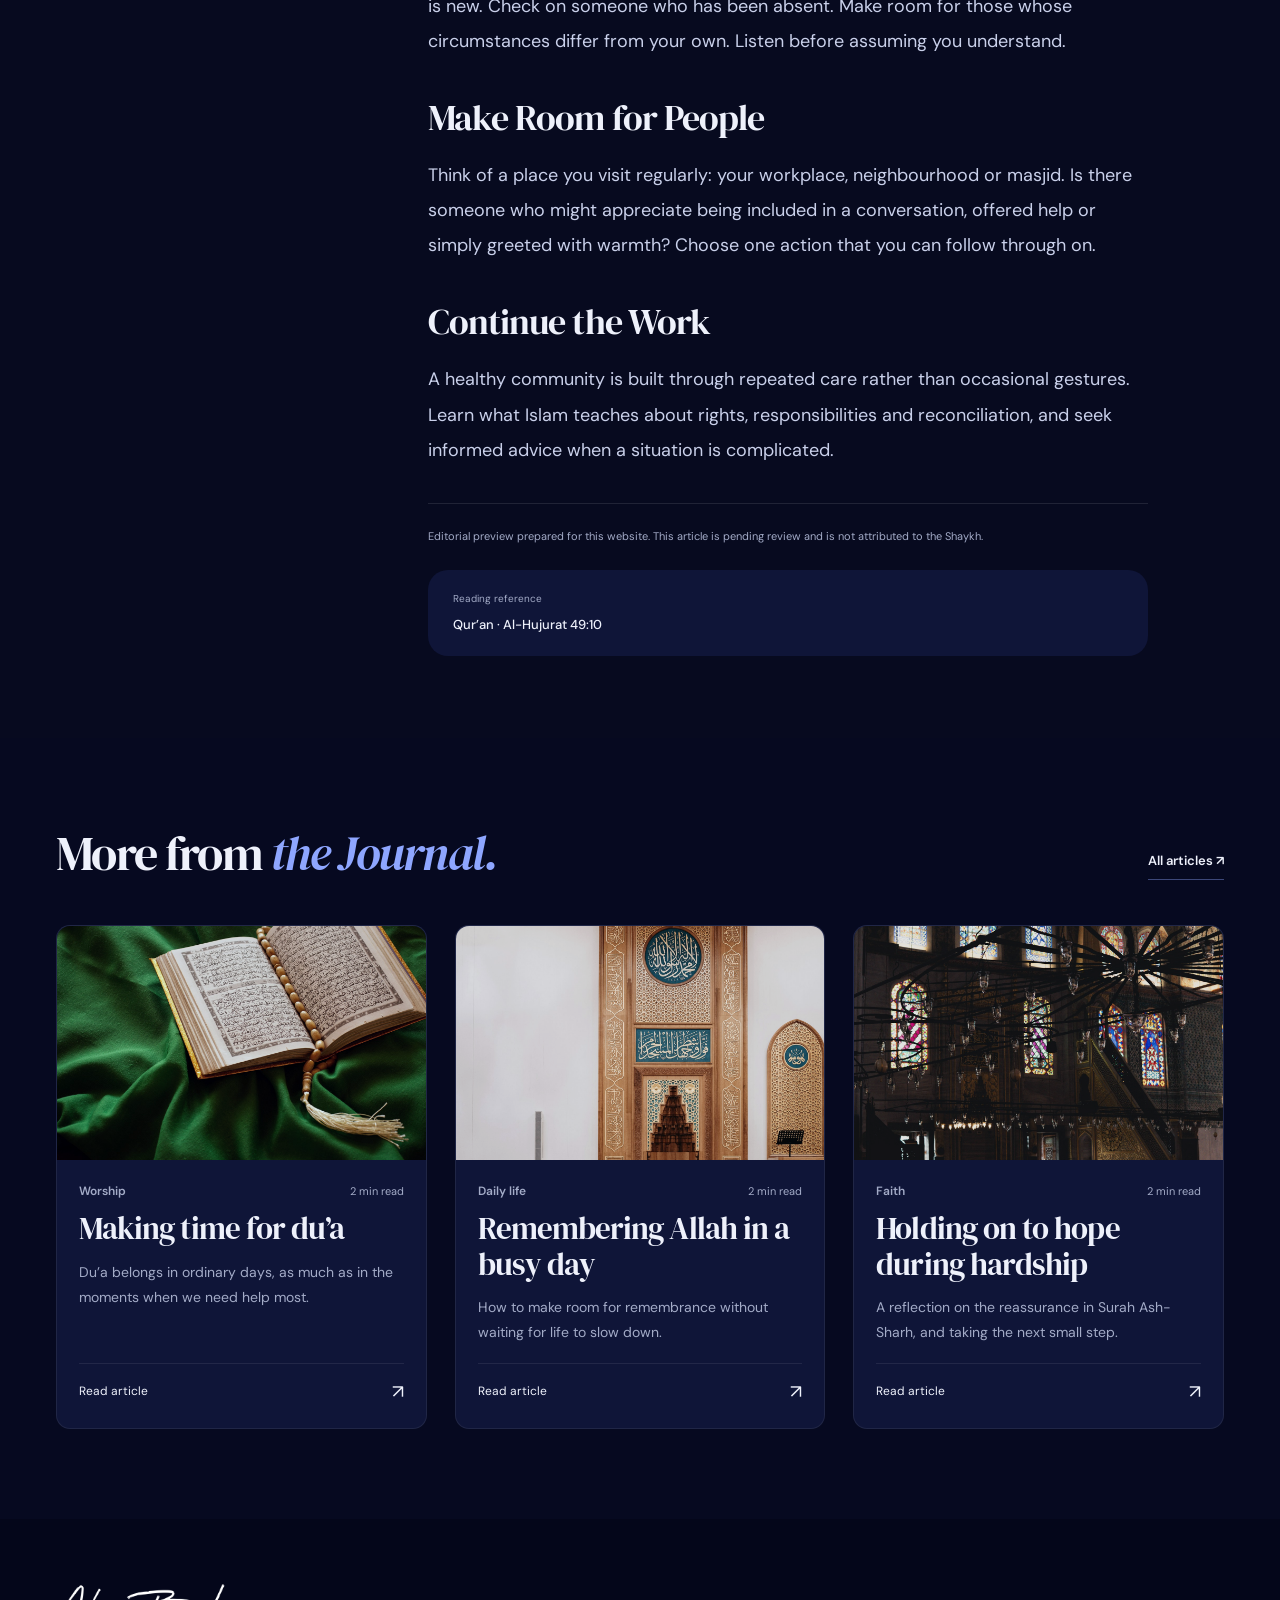
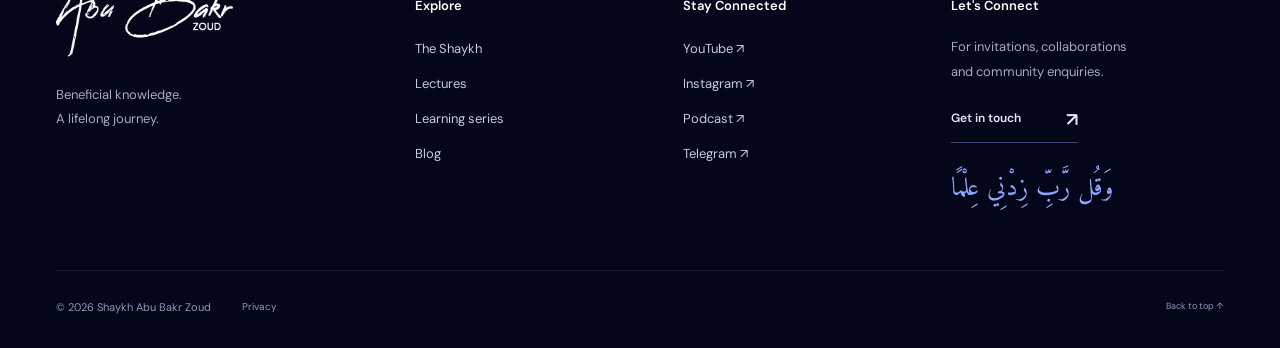
<file: faith-in-how-we-treat-people.html>
<!doctype html>
<html lang="en"><head>
<meta charset="utf-8"><meta name="viewport" content="width=device-width,initial-scale=1">
<title>Faith in how we treat one another | Shaykh Abu Bakr Zoud</title>
<meta name="description" content="The everyday opportunities to practise care, patience and responsibility towards others.">
<meta name="theme-color" content="#070a1f"><link rel="icon" href="assets/favicon.svg" type="image/svg+xml">
<link rel="preconnect" href="https://fonts.googleapis.com"><link rel="preconnect" href="https://fonts.gstatic.com" crossorigin>
<link href="https://fonts.googleapis.com/css2?family=DM+Sans:wght@400;450;500;550;600;650;700&family=DM+Serif+Display:ital@0;1&family=Amiri:wght@400;700&display=swap" rel="stylesheet">
<link rel="stylesheet" href="style.css"><link rel="stylesheet" href="editorial.css"><link rel="stylesheet" href="theme.css"><script src="journal-data.js" defer></script><script src="app.js" defer></script>
<script src="blog.js" defer></script></head><body><a class="skip" href="#main">Skip to content</a><header class="header" id="top"><div class="container nav-wrap">
<a class="brand" href="index.html" aria-label="Shaykh Abu Bakr Zoud home"><img src="assets/banner.png" alt="Abu Bakr Zoud" width="164" height="70"></a>
<nav aria-label="Main navigation" id="navigation"><a href="lectures.html">Lectures</a><a href="series.html">Series</a><a href="blog.html">Blog</a><a href="qa.html">Q&A</a><a href="about.html">About</a><a href="contact.html">Contact & Booking</a><a class="mobile-booking signin-toggle" href="#signin">Sign In</a></nav>
<div class="nav-actions"><button class="icon-button search-toggle" aria-label="Search lectures and articles"><svg viewBox="0 0 24 24" aria-hidden="true"><circle cx="10.5" cy="10.5" r="6.5"/><path d="m15.5 15.5 5 5"/></svg></button><button class="button small outline signin-toggle" type="button">Sign In</button><a class="button small light" href="series.html">Start Learning</a><button class="menu-toggle" aria-label="Open navigation" aria-expanded="false" aria-controls="navigation"><span></span><span></span></button></div>
</div></header><main id="main"><section class="article-intro"><div class="container"><nav class="breadcrumbs" aria-label="Breadcrumb"><a href="index.html">Home</a><span>/</span><a href="blog.html">Blog</a><span>/</span><span>Community</span></nav><div class="article-title-wrap"><h1>Faith in how we treat one another</h1><p>The everyday opportunities to practise care, patience and responsibility towards others.</p><div class="article-byline"><span>The journal</span><span>2 Min read</span><span>Editorial preview</span></div></div><figure class="article-hero"><img src="assets/blog-mountains.jpg" alt="A mountain valley surrounded by green forest" width="1400" height="900" fetchpriority="high"></figure></div></section><div class="container article-layout"><aside class="article-aside"><a href="blog.html">← All articles</a><a href="#reflection">The reflection</a><a href="#practice">A practical step</a><a href="#continue">Further reflection</a><button class="share-article" type="button">Copy article link ↗</button><span id="share-status" role="status"></span></aside><article class="article-body"><p class="article-ar" lang="ar" dir="rtl">إِنَّمَا الْمُؤْمِنُونَ إِخْوَةٌ</p><div class="verse-reference">QUR'AN · Al-Hujurat 49:10</div><div id="reflection"><p>Much of our character becomes visible in ordinary interactions. The way we respond when interrupted, the attention we give a person who needs help and the care we take with another person’s trust all matter.</p><p>Al-Hujurat 49:10 speaks of the bond between believers and calls for reconciliation. It invites us to take our responsibilities towards one another seriously.</p><p>Caring for a community often begins with small, practical acts. Notice the person who is new. Check on someone who has been absent. Make room for those whose circumstances differ from your own. Listen before assuming you understand.</p></div><section id="practice"><h2>Make Room for People</h2><p>Think of a place you visit regularly: your workplace, neighbourhood or masjid. Is there someone who might appreciate being included in a conversation, offered help or simply greeted with warmth? Choose one action that you can follow through on.</p></section><section id="continue"><h2>Continue the Work</h2><p>A healthy community is built through repeated care rather than occasional gestures. Learn what Islam teaches about rights, responsibilities and reconciliation, and seek informed advice when a situation is complicated.</p></section><div class="article-editorial">Editorial preview prepared for this website. This article is pending review and is not attributed to the Shaykh.</div><div class="article-end"><span>Reading reference</span><strong>Qur’an · Al-Hujurat 49:10</strong></div></article></div><section class="section related-section"><div class="container"><div class="section-heading"><div><h2>More from <em>the Journal.</em></h2></div><a class="text-link" href="blog.html">All articles ↗</a></div><div class="related-grid"><article class="story-card" data-category="Worship" data-title="Making time for du’a Du’a belongs in ordinary days, as much as in the moments when we need help most."><a class="story-image" href="making-time-for-dua.html" data-article="near" tabindex="-1" aria-hidden="true"><img src="assets/blog-quran.jpg" alt="" width="1200" height="800" loading="lazy"><span class="image-arrow" aria-hidden="true">↗</span></a><div class="story-copy"><div class="story-meta"><span>Worship</span><span>2 min read</span></div><h3><a href="making-time-for-dua.html" data-article="near">Making time for du’a</a></h3><p>Du’a belongs in ordinary days, as much as in the moments when we need help most.</p><a class="story-read" href="making-time-for-dua.html" data-article="near" aria-label="Read Making time for du’a" tabindex="-1">Read article <span aria-hidden="true">↗</span></a></div></article><article class="story-card" data-category="Daily life" data-title="Remembering Allah in a busy day How to make room for remembrance without waiting for life to slow down."><a class="story-image" href="remembering-allah-in-a-busy-day.html" data-article="rest" tabindex="-1" aria-hidden="true"><img src="assets/blog-mosque.jpg" alt="" width="1200" height="800" loading="lazy"><span class="image-arrow" aria-hidden="true">↗</span></a><div class="story-copy"><div class="story-meta"><span>Daily life</span><span>2 min read</span></div><h3><a href="remembering-allah-in-a-busy-day.html" data-article="rest">Remembering Allah in a busy day</a></h3><p>How to make room for remembrance without waiting for life to slow down.</p><a class="story-read" href="remembering-allah-in-a-busy-day.html" data-article="rest" aria-label="Read Remembering Allah in a busy day" tabindex="-1">Read article <span aria-hidden="true">↗</span></a></div></article><article class="story-card" data-category="Faith" data-title="Holding on to hope during hardship A reflection on the reassurance in Surah Ash-Sharh, and taking the next small step."><a class="story-image" href="hope-during-hardship.html" data-article="ease" tabindex="-1" aria-hidden="true"><img src="assets/blog-mosque-light.jpg" alt="" width="1200" height="800" loading="lazy"><span class="image-arrow" aria-hidden="true">↗</span></a><div class="story-copy"><div class="story-meta"><span>Faith</span><span>2 min read</span></div><h3><a href="hope-during-hardship.html" data-article="ease">Holding on to hope during hardship</a></h3><p>A reflection on the reassurance in Surah Ash-Sharh, and taking the next small step.</p><a class="story-read" href="hope-during-hardship.html" data-article="ease" aria-label="Read Holding on to hope during hardship" tabindex="-1">Read article <span aria-hidden="true">↗</span></a></div></article></div></div></section></main><footer><div class="container"><div class="footer-main"><div class="footer-identity"><a class="brand" href="index.html" aria-label="Shaykh Abu Bakr Zoud home"><img src="assets/banner.png" alt="Abu Bakr Zoud" width="200" height="85"></a><p>Beneficial knowledge.<br>A lifelong journey.</p></div><div class="footer-col"><h2>Explore</h2><a href="about.html">The Shaykh</a><a href="lectures.html">Lectures</a><a href="series.html">Learning series</a><a href="blog.html">Blog</a></div><div class="footer-col"><h2>Stay Connected</h2><a href="https://www.youtube.com/@abubakrzoud" target="_blank" rel="noopener">YouTube ↗</a><a href="https://www.instagram.com/abubakrzoud/" target="_blank" rel="noopener">Instagram ↗</a><a href="https://muslimcentral.com/audio/abu-bakr-zoud/" target="_blank" rel="noopener">Podcast ↗</a><a href="https://t.me/abubakrzoud" target="_blank" rel="noopener">Telegram ↗</a></div><div class="footer-contact"><h2>Let's Connect</h2><p>For invitations, collaborations<br>and community enquiries.</p><a class="text-link" href="contact.html">Get in touch <span aria-hidden="true">↗</span></a><span lang="ar" dir="rtl">وَقُل رَّبِّ زِدْنِي عِلْمًا</span></div></div><div class="footer-bottom"><span>© 2026 Shaykh Abu Bakr Zoud</span><button class="privacy-toggle">Privacy</button><a href="#top">Back to top ↑</a></div></div></footer><dialog id="search-dialog" aria-labelledby="search-title"><div class="dialog-head"><button class="dialog-close" aria-label="Close search">×</button></div><h2 id="search-title">What Would You<br>Like to <em>Explore?</em></h2><label for="search-input">Search lectures and articles</label><input type="search" id="search-input" placeholder="Try Qur’an, patience or forgiveness" autocomplete="off"><div id="search-results" aria-live="polite"></div><a class="text-link" href="https://www.youtube.com/@abubakrzoud/videos" target="_blank" rel="noopener">Browse the full channel ↗</a></dialog>
<dialog id="article-dialog" aria-labelledby="article-title"><div class="dialog-head"><button class="dialog-close" aria-label="Close reflection">×</button></div><span class="preview-label">Editorial preview · Pending review</span><h2 id="article-title"></h2><div id="article-body"></div></dialog>
<dialog id="contact-dialog" aria-labelledby="contact-title"><div class="dialog-head"><button class="dialog-close" aria-label="Close contact form">×</button></div><h2 id="contact-title">Invite the Shaykh<br>to Your <em>Community.</em></h2><p class="form-note">Preview enquiry form. Details entered here are not sent.</p><form id="contact-form"><div class="form-row"><div><label for="name">Your name</label><input id="name" name="name" autocomplete="name" required></div><div><label for="email">Email address</label><input id="email" name="email" type="email" autocomplete="email" required></div></div><label for="organisation">Masjid or organisation</label><input id="organisation" name="organisation" autocomplete="organization"><div class="form-row"><div><label for="event-type">Enquiry type</label><select id="event-type" name="type"><option>Speaking invitation</option><option>Community event</option><option>Media enquiry</option><option>General enquiry</option></select></div><div><label for="city">City & country</label><input id="city" name="city"></div></div><label for="message">Tell us about your event</label><textarea id="message" name="message" rows="3" required placeholder="Proposed dates, audience and event details"></textarea><button class="button green" type="submit">Preview enquiry <span aria-hidden="true">↗</span></button><p id="contact-status" aria-live="polite"></p><pre id="enquiry-draft" hidden></pre><button id="copy-enquiry" class="text-link" type="button" hidden>Copy enquiry text</button></form></dialog>
<dialog id="privacy-dialog" aria-labelledby="privacy-title"><div class="dialog-head"><button class="dialog-close" aria-label="Close privacy information">×</button></div><h2 id="privacy-title">A Note on <em>Privacy.</em></h2><p>This website is a design concept. The enquiry and question forms work on your device only and do not send or store your details on a server. Questions you submit on the Q&amp;A page are kept in this browser until you remove them.</p><p>External video, podcast and social links take you to other platforms, where their own privacy policies apply. This concept does not use analytics or advertising cookies. Fonts are served by Google Fonts.</p></dialog>
<dialog id="signin-dialog" aria-labelledby="signin-title"><div class="dialog-head"><button class="dialog-close" aria-label="Close sign in">×</button></div><h2 id="signin-title">Accounts Are <em>Coming Soon.</em></h2><p>Soon you will be able to create a free account to save your progress, pick up each series where you left off and access member courses.</p><p>Until then, every series is free to watch on YouTube.</p><div class="dialog-actions"><a class="button green" href="series.html">Browse the series <span aria-hidden="true">↗</span></a><a class="text-link" href="https://www.youtube.com/@abubakrzoud?sub_confirmation=1" target="_blank" rel="noopener">Subscribe on YouTube <span aria-hidden="true">↗</span></a></div></dialog>
</body></html>
</file>
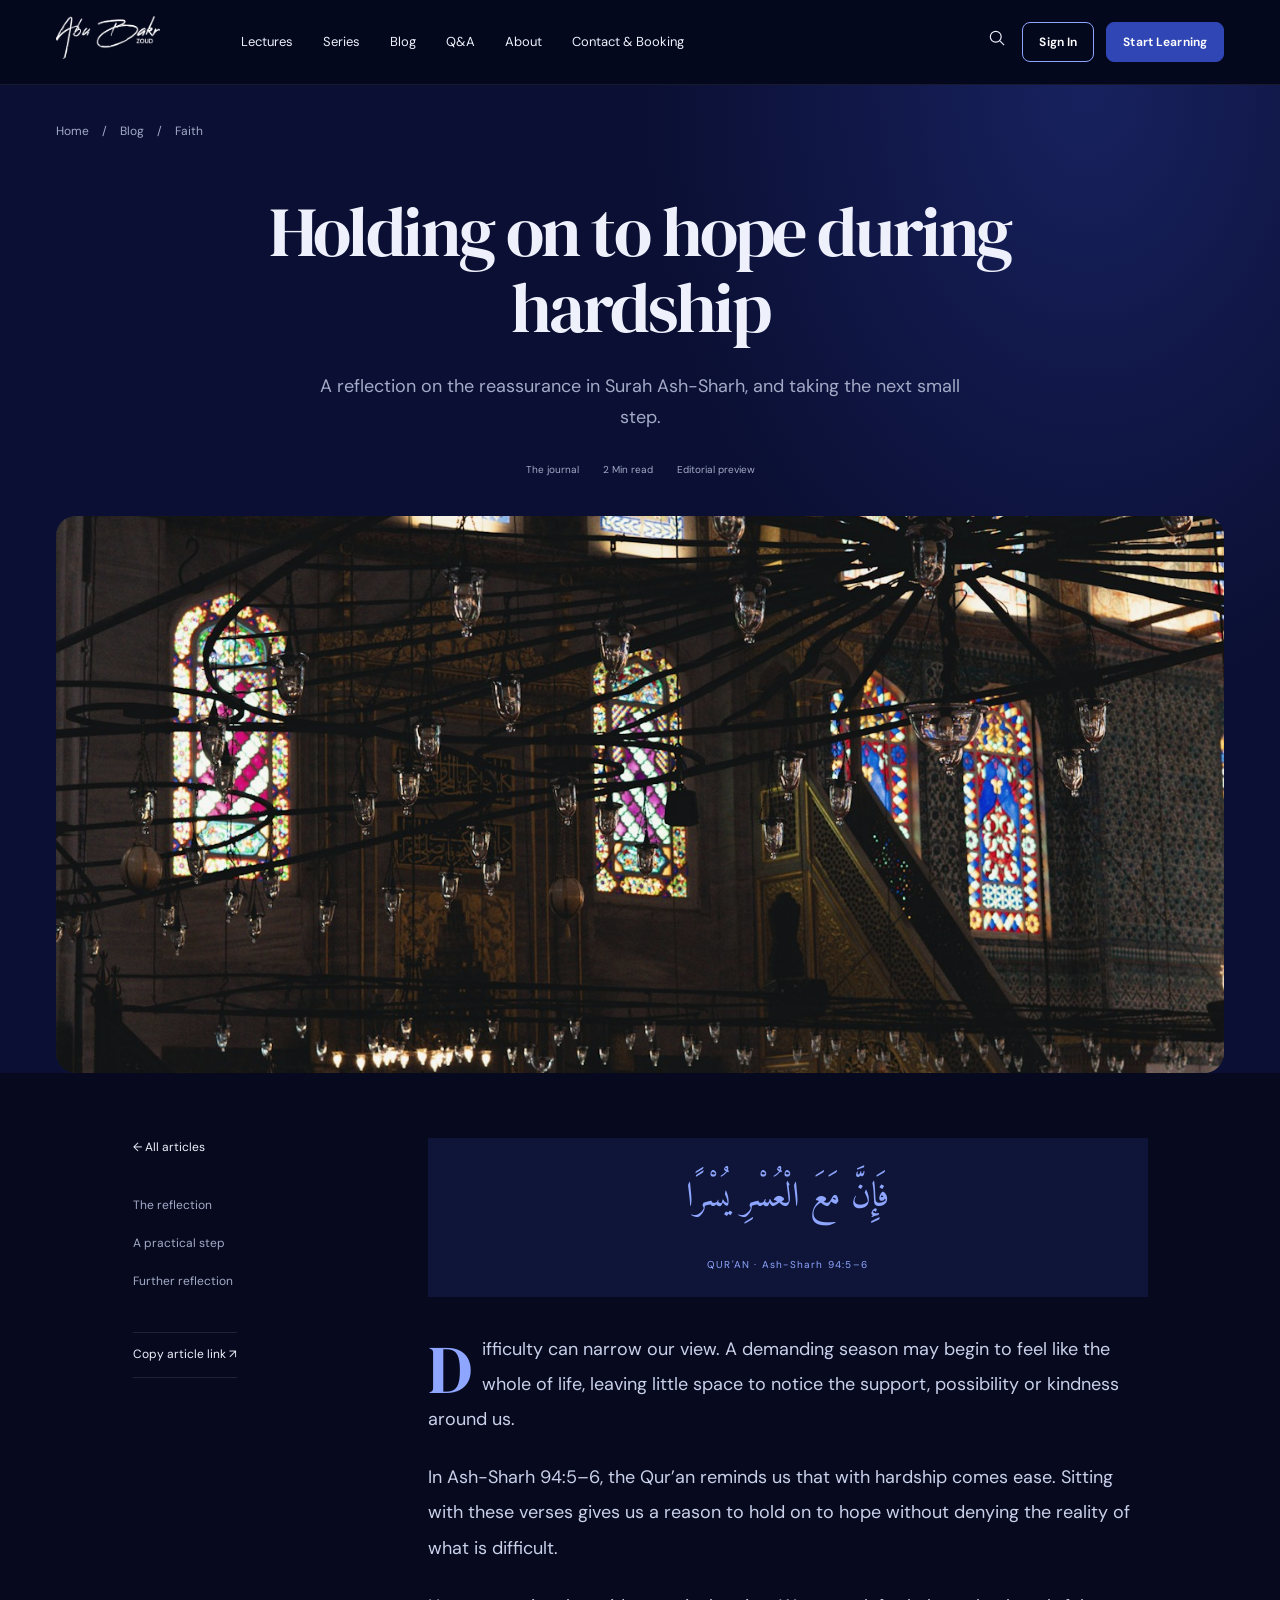
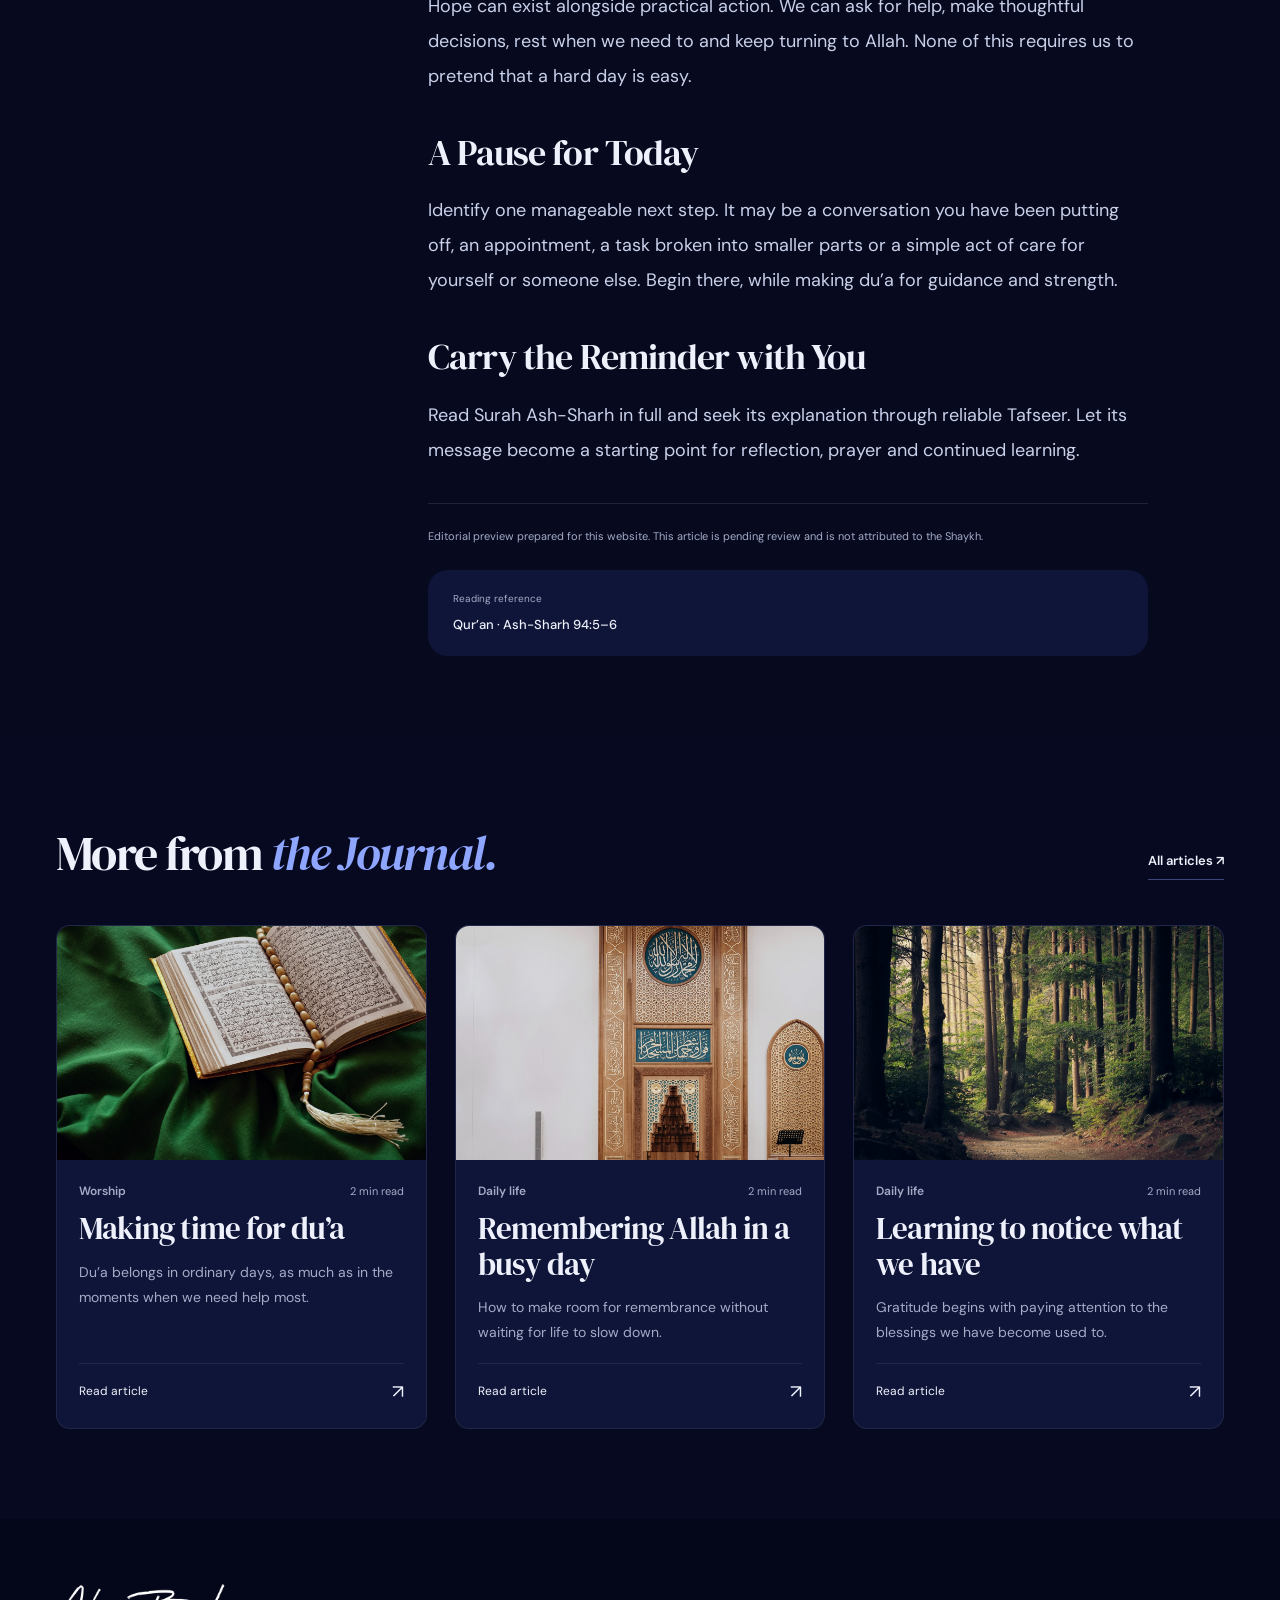
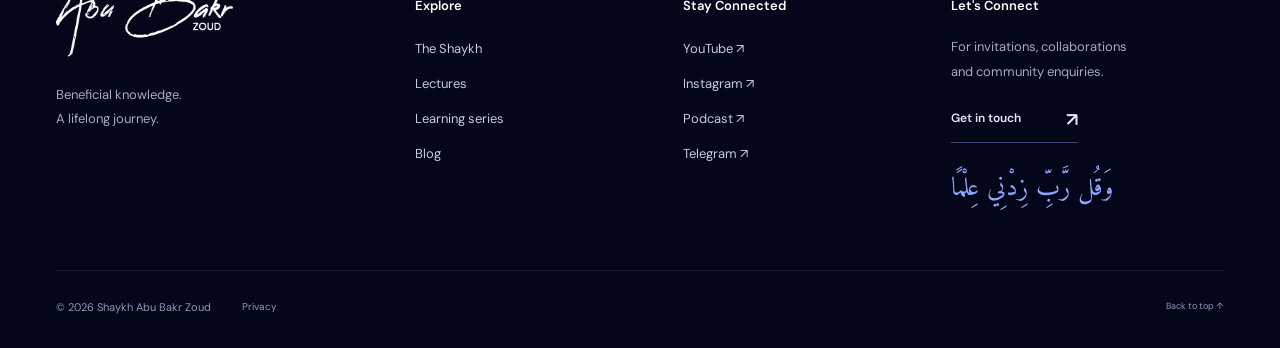
<file: hope-during-hardship.html>
<!doctype html>
<html lang="en"><head>
<meta charset="utf-8"><meta name="viewport" content="width=device-width,initial-scale=1">
<title>Holding on to hope during hardship | Shaykh Abu Bakr Zoud</title>
<meta name="description" content="A reflection on the reassurance in Surah Ash-Sharh, and taking the next small step.">
<meta name="theme-color" content="#070a1f"><link rel="icon" href="assets/favicon.svg" type="image/svg+xml">
<link rel="preconnect" href="https://fonts.googleapis.com"><link rel="preconnect" href="https://fonts.gstatic.com" crossorigin>
<link href="https://fonts.googleapis.com/css2?family=DM+Sans:wght@400;450;500;550;600;650;700&family=DM+Serif+Display:ital@0;1&family=Amiri:wght@400;700&display=swap" rel="stylesheet">
<link rel="stylesheet" href="style.css"><link rel="stylesheet" href="editorial.css"><link rel="stylesheet" href="theme.css"><script src="journal-data.js" defer></script><script src="app.js" defer></script>
<script src="blog.js" defer></script></head><body><a class="skip" href="#main">Skip to content</a><header class="header" id="top"><div class="container nav-wrap">
<a class="brand" href="index.html" aria-label="Shaykh Abu Bakr Zoud home"><img src="assets/banner.png" alt="Abu Bakr Zoud" width="164" height="70"></a>
<nav aria-label="Main navigation" id="navigation"><a href="lectures.html">Lectures</a><a href="series.html">Series</a><a href="blog.html">Blog</a><a href="qa.html">Q&A</a><a href="about.html">About</a><a href="contact.html">Contact & Booking</a><a class="mobile-booking signin-toggle" href="#signin">Sign In</a></nav>
<div class="nav-actions"><button class="icon-button search-toggle" aria-label="Search lectures and articles"><svg viewBox="0 0 24 24" aria-hidden="true"><circle cx="10.5" cy="10.5" r="6.5"/><path d="m15.5 15.5 5 5"/></svg></button><button class="button small outline signin-toggle" type="button">Sign In</button><a class="button small light" href="series.html">Start Learning</a><button class="menu-toggle" aria-label="Open navigation" aria-expanded="false" aria-controls="navigation"><span></span><span></span></button></div>
</div></header><main id="main"><section class="article-intro"><div class="container"><nav class="breadcrumbs" aria-label="Breadcrumb"><a href="index.html">Home</a><span>/</span><a href="blog.html">Blog</a><span>/</span><span>Faith</span></nav><div class="article-title-wrap"><h1>Holding on to hope during hardship</h1><p>A reflection on the reassurance in Surah Ash-Sharh, and taking the next small step.</p><div class="article-byline"><span>The journal</span><span>2 Min read</span><span>Editorial preview</span></div></div><figure class="article-hero"><img src="assets/blog-mosque-light.jpg" alt="Light filtering into a mosque interior" width="1400" height="900" fetchpriority="high"></figure></div></section><div class="container article-layout"><aside class="article-aside"><a href="blog.html">← All articles</a><a href="#reflection">The reflection</a><a href="#practice">A practical step</a><a href="#continue">Further reflection</a><button class="share-article" type="button">Copy article link ↗</button><span id="share-status" role="status"></span></aside><article class="article-body"><p class="article-ar" lang="ar" dir="rtl">فَإِنَّ مَعَ الْعُسْرِ يُسْرًا</p><div class="verse-reference">QUR'AN · Ash-Sharh 94:5–6</div><div id="reflection"><p>Difficulty can narrow our view. A demanding season may begin to feel like the whole of life, leaving little space to notice the support, possibility or kindness around us.</p><p>In Ash-Sharh 94:5–6, the Qur’an reminds us that with hardship comes ease. Sitting with these verses gives us a reason to hold on to hope without denying the reality of what is difficult.</p><p>Hope can exist alongside practical action. We can ask for help, make thoughtful decisions, rest when we need to and keep turning to Allah. None of this requires us to pretend that a hard day is easy.</p></div><section id="practice"><h2>A Pause for Today</h2><p>Identify one manageable next step. It may be a conversation you have been putting off, an appointment, a task broken into smaller parts or a simple act of care for yourself or someone else. Begin there, while making du’a for guidance and strength.</p></section><section id="continue"><h2>Carry the Reminder with You</h2><p>Read Surah Ash-Sharh in full and seek its explanation through reliable Tafseer. Let its message become a starting point for reflection, prayer and continued learning.</p></section><div class="article-editorial">Editorial preview prepared for this website. This article is pending review and is not attributed to the Shaykh.</div><div class="article-end"><span>Reading reference</span><strong>Qur’an · Ash-Sharh 94:5–6</strong></div></article></div><section class="section related-section"><div class="container"><div class="section-heading"><div><h2>More from <em>the Journal.</em></h2></div><a class="text-link" href="blog.html">All articles ↗</a></div><div class="related-grid"><article class="story-card" data-category="Worship" data-title="Making time for du’a Du’a belongs in ordinary days, as much as in the moments when we need help most."><a class="story-image" href="making-time-for-dua.html" data-article="near" tabindex="-1" aria-hidden="true"><img src="assets/blog-quran.jpg" alt="" width="1200" height="800" loading="lazy"><span class="image-arrow" aria-hidden="true">↗</span></a><div class="story-copy"><div class="story-meta"><span>Worship</span><span>2 min read</span></div><h3><a href="making-time-for-dua.html" data-article="near">Making time for du’a</a></h3><p>Du’a belongs in ordinary days, as much as in the moments when we need help most.</p><a class="story-read" href="making-time-for-dua.html" data-article="near" aria-label="Read Making time for du’a" tabindex="-1">Read article <span aria-hidden="true">↗</span></a></div></article><article class="story-card" data-category="Daily life" data-title="Remembering Allah in a busy day How to make room for remembrance without waiting for life to slow down."><a class="story-image" href="remembering-allah-in-a-busy-day.html" data-article="rest" tabindex="-1" aria-hidden="true"><img src="assets/blog-mosque.jpg" alt="" width="1200" height="800" loading="lazy"><span class="image-arrow" aria-hidden="true">↗</span></a><div class="story-copy"><div class="story-meta"><span>Daily life</span><span>2 min read</span></div><h3><a href="remembering-allah-in-a-busy-day.html" data-article="rest">Remembering Allah in a busy day</a></h3><p>How to make room for remembrance without waiting for life to slow down.</p><a class="story-read" href="remembering-allah-in-a-busy-day.html" data-article="rest" aria-label="Read Remembering Allah in a busy day" tabindex="-1">Read article <span aria-hidden="true">↗</span></a></div></article><article class="story-card" data-category="Daily life" data-title="Learning to notice what we have Gratitude begins with paying attention to the blessings we have become used to."><a class="story-image" href="noticing-what-we-have.html" data-article="gratitude" tabindex="-1" aria-hidden="true"><img src="assets/blog-forest.jpg" alt="" width="1200" height="800" loading="lazy"><span class="image-arrow" aria-hidden="true">↗</span></a><div class="story-copy"><div class="story-meta"><span>Daily life</span><span>2 min read</span></div><h3><a href="noticing-what-we-have.html" data-article="gratitude">Learning to notice what we have</a></h3><p>Gratitude begins with paying attention to the blessings we have become used to.</p><a class="story-read" href="noticing-what-we-have.html" data-article="gratitude" aria-label="Read Learning to notice what we have" tabindex="-1">Read article <span aria-hidden="true">↗</span></a></div></article></div></div></section></main><footer><div class="container"><div class="footer-main"><div class="footer-identity"><a class="brand" href="index.html" aria-label="Shaykh Abu Bakr Zoud home"><img src="assets/banner.png" alt="Abu Bakr Zoud" width="200" height="85"></a><p>Beneficial knowledge.<br>A lifelong journey.</p></div><div class="footer-col"><h2>Explore</h2><a href="about.html">The Shaykh</a><a href="lectures.html">Lectures</a><a href="series.html">Learning series</a><a href="blog.html">Blog</a></div><div class="footer-col"><h2>Stay Connected</h2><a href="https://www.youtube.com/@abubakrzoud" target="_blank" rel="noopener">YouTube ↗</a><a href="https://www.instagram.com/abubakrzoud/" target="_blank" rel="noopener">Instagram ↗</a><a href="https://muslimcentral.com/audio/abu-bakr-zoud/" target="_blank" rel="noopener">Podcast ↗</a><a href="https://t.me/abubakrzoud" target="_blank" rel="noopener">Telegram ↗</a></div><div class="footer-contact"><h2>Let's Connect</h2><p>For invitations, collaborations<br>and community enquiries.</p><a class="text-link" href="contact.html">Get in touch <span aria-hidden="true">↗</span></a><span lang="ar" dir="rtl">وَقُل رَّبِّ زِدْنِي عِلْمًا</span></div></div><div class="footer-bottom"><span>© 2026 Shaykh Abu Bakr Zoud</span><button class="privacy-toggle">Privacy</button><a href="#top">Back to top ↑</a></div></div></footer><dialog id="search-dialog" aria-labelledby="search-title"><div class="dialog-head"><button class="dialog-close" aria-label="Close search">×</button></div><h2 id="search-title">What Would You<br>Like to <em>Explore?</em></h2><label for="search-input">Search lectures and articles</label><input type="search" id="search-input" placeholder="Try Qur’an, patience or forgiveness" autocomplete="off"><div id="search-results" aria-live="polite"></div><a class="text-link" href="https://www.youtube.com/@abubakrzoud/videos" target="_blank" rel="noopener">Browse the full channel ↗</a></dialog>
<dialog id="article-dialog" aria-labelledby="article-title"><div class="dialog-head"><button class="dialog-close" aria-label="Close reflection">×</button></div><span class="preview-label">Editorial preview · Pending review</span><h2 id="article-title"></h2><div id="article-body"></div></dialog>
<dialog id="contact-dialog" aria-labelledby="contact-title"><div class="dialog-head"><button class="dialog-close" aria-label="Close contact form">×</button></div><h2 id="contact-title">Invite the Shaykh<br>to Your <em>Community.</em></h2><p class="form-note">Preview enquiry form. Details entered here are not sent.</p><form id="contact-form"><div class="form-row"><div><label for="name">Your name</label><input id="name" name="name" autocomplete="name" required></div><div><label for="email">Email address</label><input id="email" name="email" type="email" autocomplete="email" required></div></div><label for="organisation">Masjid or organisation</label><input id="organisation" name="organisation" autocomplete="organization"><div class="form-row"><div><label for="event-type">Enquiry type</label><select id="event-type" name="type"><option>Speaking invitation</option><option>Community event</option><option>Media enquiry</option><option>General enquiry</option></select></div><div><label for="city">City & country</label><input id="city" name="city"></div></div><label for="message">Tell us about your event</label><textarea id="message" name="message" rows="3" required placeholder="Proposed dates, audience and event details"></textarea><button class="button green" type="submit">Preview enquiry <span aria-hidden="true">↗</span></button><p id="contact-status" aria-live="polite"></p><pre id="enquiry-draft" hidden></pre><button id="copy-enquiry" class="text-link" type="button" hidden>Copy enquiry text</button></form></dialog>
<dialog id="privacy-dialog" aria-labelledby="privacy-title"><div class="dialog-head"><button class="dialog-close" aria-label="Close privacy information">×</button></div><h2 id="privacy-title">A Note on <em>Privacy.</em></h2><p>This website is a design concept. The enquiry and question forms work on your device only and do not send or store your details on a server. Questions you submit on the Q&amp;A page are kept in this browser until you remove them.</p><p>External video, podcast and social links take you to other platforms, where their own privacy policies apply. This concept does not use analytics or advertising cookies. Fonts are served by Google Fonts.</p></dialog>
<dialog id="signin-dialog" aria-labelledby="signin-title"><div class="dialog-head"><button class="dialog-close" aria-label="Close sign in">×</button></div><h2 id="signin-title">Accounts Are <em>Coming Soon.</em></h2><p>Soon you will be able to create a free account to save your progress, pick up each series where you left off and access member courses.</p><p>Until then, every series is free to watch on YouTube.</p><div class="dialog-actions"><a class="button green" href="series.html">Browse the series <span aria-hidden="true">↗</span></a><a class="text-link" href="https://www.youtube.com/@abubakrzoud?sub_confirmation=1" target="_blank" rel="noopener">Subscribe on YouTube <span aria-hidden="true">↗</span></a></div></dialog>
</body></html>
</file>
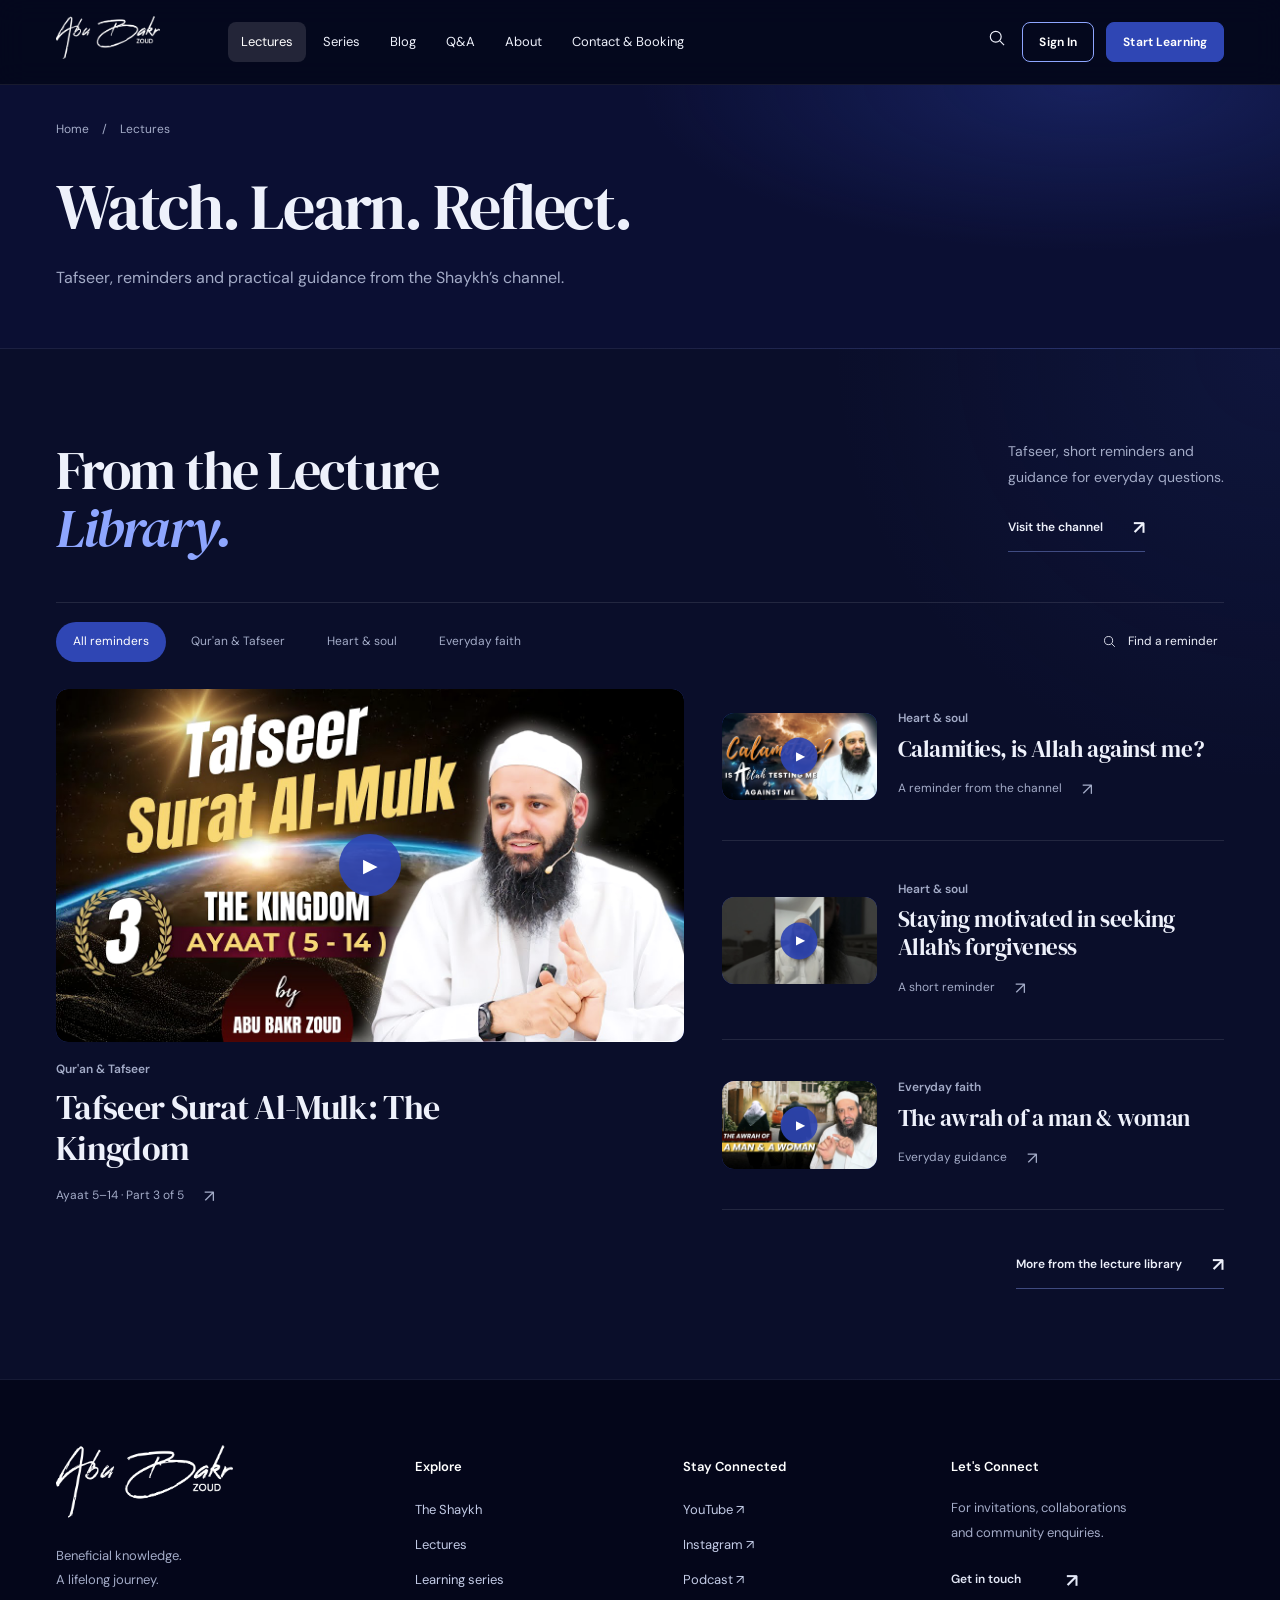
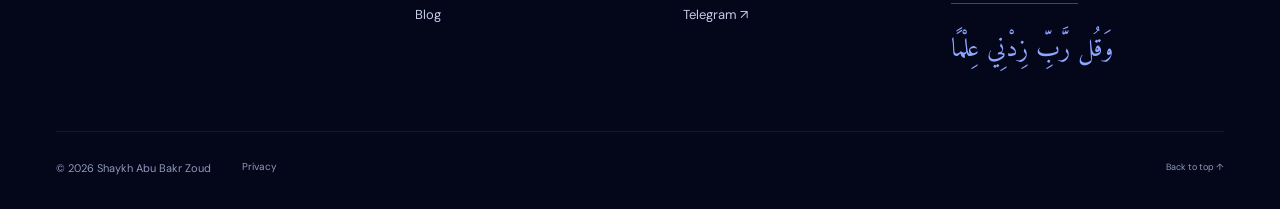
<file: lectures.html>
<!doctype html><html lang="en"><head>
<meta charset="utf-8"><meta name="viewport" content="width=device-width,initial-scale=1">
<title>Lectures | Shaykh Abu Bakr Zoud</title>
<meta name="description" content="Explore lectures, Qur'an study and reflections with Shaykh Abu Bakr Zoud. Lectures, learning series and reflections on faith and everyday life.">
<meta name="theme-color" content="#070a1f"><link rel="icon" href="assets/favicon.svg" type="image/svg+xml">
<link rel="preconnect" href="https://fonts.googleapis.com"><link rel="preconnect" href="https://fonts.gstatic.com" crossorigin>
<link href="https://fonts.googleapis.com/css2?family=DM+Sans:wght@400;450;500;550;600;650;700&family=DM+Serif+Display:ital@0;1&family=Amiri:wght@400;700&display=swap" rel="stylesheet">
<link rel="stylesheet" href="style.css"><link rel="stylesheet" href="editorial.css"><link rel="stylesheet" href="theme.css"><script src="journal-data.js" defer></script><script src="app.js" defer></script>
</head><body><a class="skip" href="#main">Skip to content</a><header class="header" id="top"><div class="container nav-wrap">
<a class="brand" href="index.html" aria-label="Shaykh Abu Bakr Zoud home"><img src="assets/banner.png" alt="Abu Bakr Zoud" width="164" height="70"></a>
<nav aria-label="Main navigation" id="navigation"><a href="lectures.html" aria-current="page">Lectures</a><a href="series.html">Series</a><a href="blog.html">Blog</a><a href="qa.html">Q&A</a><a href="about.html">About</a><a href="contact.html">Contact & Booking</a><a class="mobile-booking signin-toggle" href="#signin">Sign In</a></nav>
<div class="nav-actions"><button class="icon-button search-toggle" aria-label="Search lectures and articles"><svg viewBox="0 0 24 24" aria-hidden="true"><circle cx="10.5" cy="10.5" r="6.5"/><path d="m15.5 15.5 5 5"/></svg></button><button class="button small outline signin-toggle" type="button">Sign In</button><a class="button small light" href="series.html">Start Learning</a><button class="menu-toggle" aria-label="Open navigation" aria-expanded="false" aria-controls="navigation"><span></span><span></span></button></div>
</div></header><main id="main"><section class="page-intro"><div class="container"><nav class="breadcrumbs" aria-label="Breadcrumb"><a href="index.html">Home</a><span>/</span><span aria-current="page">Lectures</span></nav><h1>Watch. Learn. Reflect.</h1><p>Tafseer, reminders and practical guidance from the Shaykh’s channel.</p></div></section><section class="section lectures" id="lectures"><div class="container"><div class="section-heading"><div><h2>From the Lecture<br><em>Library.</em></h2></div><div class="heading-aside"><p>Tafseer, short reminders and<br>guidance for everyday questions.</p><a class="text-link" href="https://www.youtube.com/@abubakrzoud/videos" target="_blank" rel="noopener">Visit the channel <span aria-hidden="true">↗</span></a></div></div>
<div class="library-toolbar"><div class="filters" role="group" aria-label="Filter lectures"><button class="filter active" data-filter="all" aria-pressed="true">All reminders</button><button class="filter" data-filter="quran" aria-pressed="false">Qur'an & Tafseer</button><button class="filter" data-filter="heart" aria-pressed="false">Heart & soul</button><button class="filter" data-filter="daily" aria-pressed="false">Everyday faith</button></div><button class="library-search search-toggle" aria-label="Search lectures"><svg viewBox="0 0 24 24" aria-hidden="true"><circle cx="10.5" cy="10.5" r="6.5"/><path d="m15.5 15.5 5 5"/></svg><span>Find a reminder</span></button></div>
<p id="lecture-status" class="sr-only" role="status"></p><div class="video-grid" id="video-grid"></div><p class="no-results" hidden>No reminders in this selection. Try another topic.</p><a class="text-link library-more" href="https://www.youtube.com/@abubakrzoud/videos" target="_blank" rel="noopener">More from the lecture library <span aria-hidden="true">↗</span></a>
</div></section></main><footer><div class="container"><div class="footer-main"><div class="footer-identity"><a class="brand" href="index.html" aria-label="Shaykh Abu Bakr Zoud home"><img src="assets/banner.png" alt="Abu Bakr Zoud" width="200" height="85"></a><p>Beneficial knowledge.<br>A lifelong journey.</p></div><div class="footer-col"><h2>Explore</h2><a href="about.html">The Shaykh</a><a href="lectures.html">Lectures</a><a href="series.html">Learning series</a><a href="blog.html">Blog</a></div><div class="footer-col"><h2>Stay Connected</h2><a href="https://www.youtube.com/@abubakrzoud" target="_blank" rel="noopener">YouTube ↗</a><a href="https://www.instagram.com/abubakrzoud/" target="_blank" rel="noopener">Instagram ↗</a><a href="https://muslimcentral.com/audio/abu-bakr-zoud/" target="_blank" rel="noopener">Podcast ↗</a><a href="https://t.me/abubakrzoud" target="_blank" rel="noopener">Telegram ↗</a></div><div class="footer-contact"><h2>Let's Connect</h2><p>For invitations, collaborations<br>and community enquiries.</p><a class="text-link" href="contact.html">Get in touch <span aria-hidden="true">↗</span></a><span lang="ar" dir="rtl">وَقُل رَّبِّ زِدْنِي عِلْمًا</span></div></div><div class="footer-bottom"><span>© 2026 Shaykh Abu Bakr Zoud</span><button class="privacy-toggle">Privacy</button><a href="#top">Back to top ↑</a></div></div></footer><dialog id="search-dialog" aria-labelledby="search-title"><div class="dialog-head"><button class="dialog-close" aria-label="Close search">×</button></div><h2 id="search-title">What Would You<br>Like to <em>Explore?</em></h2><label for="search-input">Search lectures and articles</label><input type="search" id="search-input" placeholder="Try Qur’an, patience or forgiveness" autocomplete="off"><div id="search-results" aria-live="polite"></div><a class="text-link" href="https://www.youtube.com/@abubakrzoud/videos" target="_blank" rel="noopener">Browse the full channel ↗</a></dialog>
<dialog id="article-dialog" aria-labelledby="article-title"><div class="dialog-head"><button class="dialog-close" aria-label="Close reflection">×</button></div><span class="preview-label">Editorial preview · Pending review</span><h2 id="article-title"></h2><div id="article-body"></div></dialog>
<dialog id="contact-dialog" aria-labelledby="contact-title"><div class="dialog-head"><button class="dialog-close" aria-label="Close contact form">×</button></div><h2 id="contact-title">Invite the Shaykh<br>to Your <em>Community.</em></h2><p class="form-note">Preview enquiry form. Details entered here are not sent.</p><form id="contact-form"><div class="form-row"><div><label for="name">Your name</label><input id="name" name="name" autocomplete="name" required></div><div><label for="email">Email address</label><input id="email" name="email" type="email" autocomplete="email" required></div></div><label for="organisation">Masjid or organisation</label><input id="organisation" name="organisation" autocomplete="organization"><div class="form-row"><div><label for="event-type">Enquiry type</label><select id="event-type" name="type"><option>Speaking invitation</option><option>Community event</option><option>Media enquiry</option><option>General enquiry</option></select></div><div><label for="city">City & country</label><input id="city" name="city"></div></div><label for="message">Tell us about your event</label><textarea id="message" name="message" rows="3" required placeholder="Proposed dates, audience and event details"></textarea><button class="button green" type="submit">Preview enquiry <span aria-hidden="true">↗</span></button><p id="contact-status" aria-live="polite"></p><pre id="enquiry-draft" hidden></pre><button id="copy-enquiry" class="text-link" type="button" hidden>Copy enquiry text</button></form></dialog>
<dialog id="privacy-dialog" aria-labelledby="privacy-title"><div class="dialog-head"><button class="dialog-close" aria-label="Close privacy information">×</button></div><h2 id="privacy-title">A Note on <em>Privacy.</em></h2><p>This website is a design concept. The enquiry and question forms work on your device only and do not send or store your details on a server. Questions you submit on the Q&amp;A page are kept in this browser until you remove them.</p><p>External video, podcast and social links take you to other platforms, where their own privacy policies apply. This concept does not use analytics or advertising cookies. Fonts are served by Google Fonts.</p></dialog>
<dialog id="signin-dialog" aria-labelledby="signin-title"><div class="dialog-head"><button class="dialog-close" aria-label="Close sign in">×</button></div><h2 id="signin-title">Accounts Are <em>Coming Soon.</em></h2><p>Soon you will be able to create a free account to save your progress, pick up each series where you left off and access member courses.</p><p>Until then, every series is free to watch on YouTube.</p><div class="dialog-actions"><a class="button green" href="series.html">Browse the series <span aria-hidden="true">↗</span></a><a class="text-link" href="https://www.youtube.com/@abubakrzoud?sub_confirmation=1" target="_blank" rel="noopener">Subscribe on YouTube <span aria-hidden="true">↗</span></a></div></dialog>
</body></html>
</file>
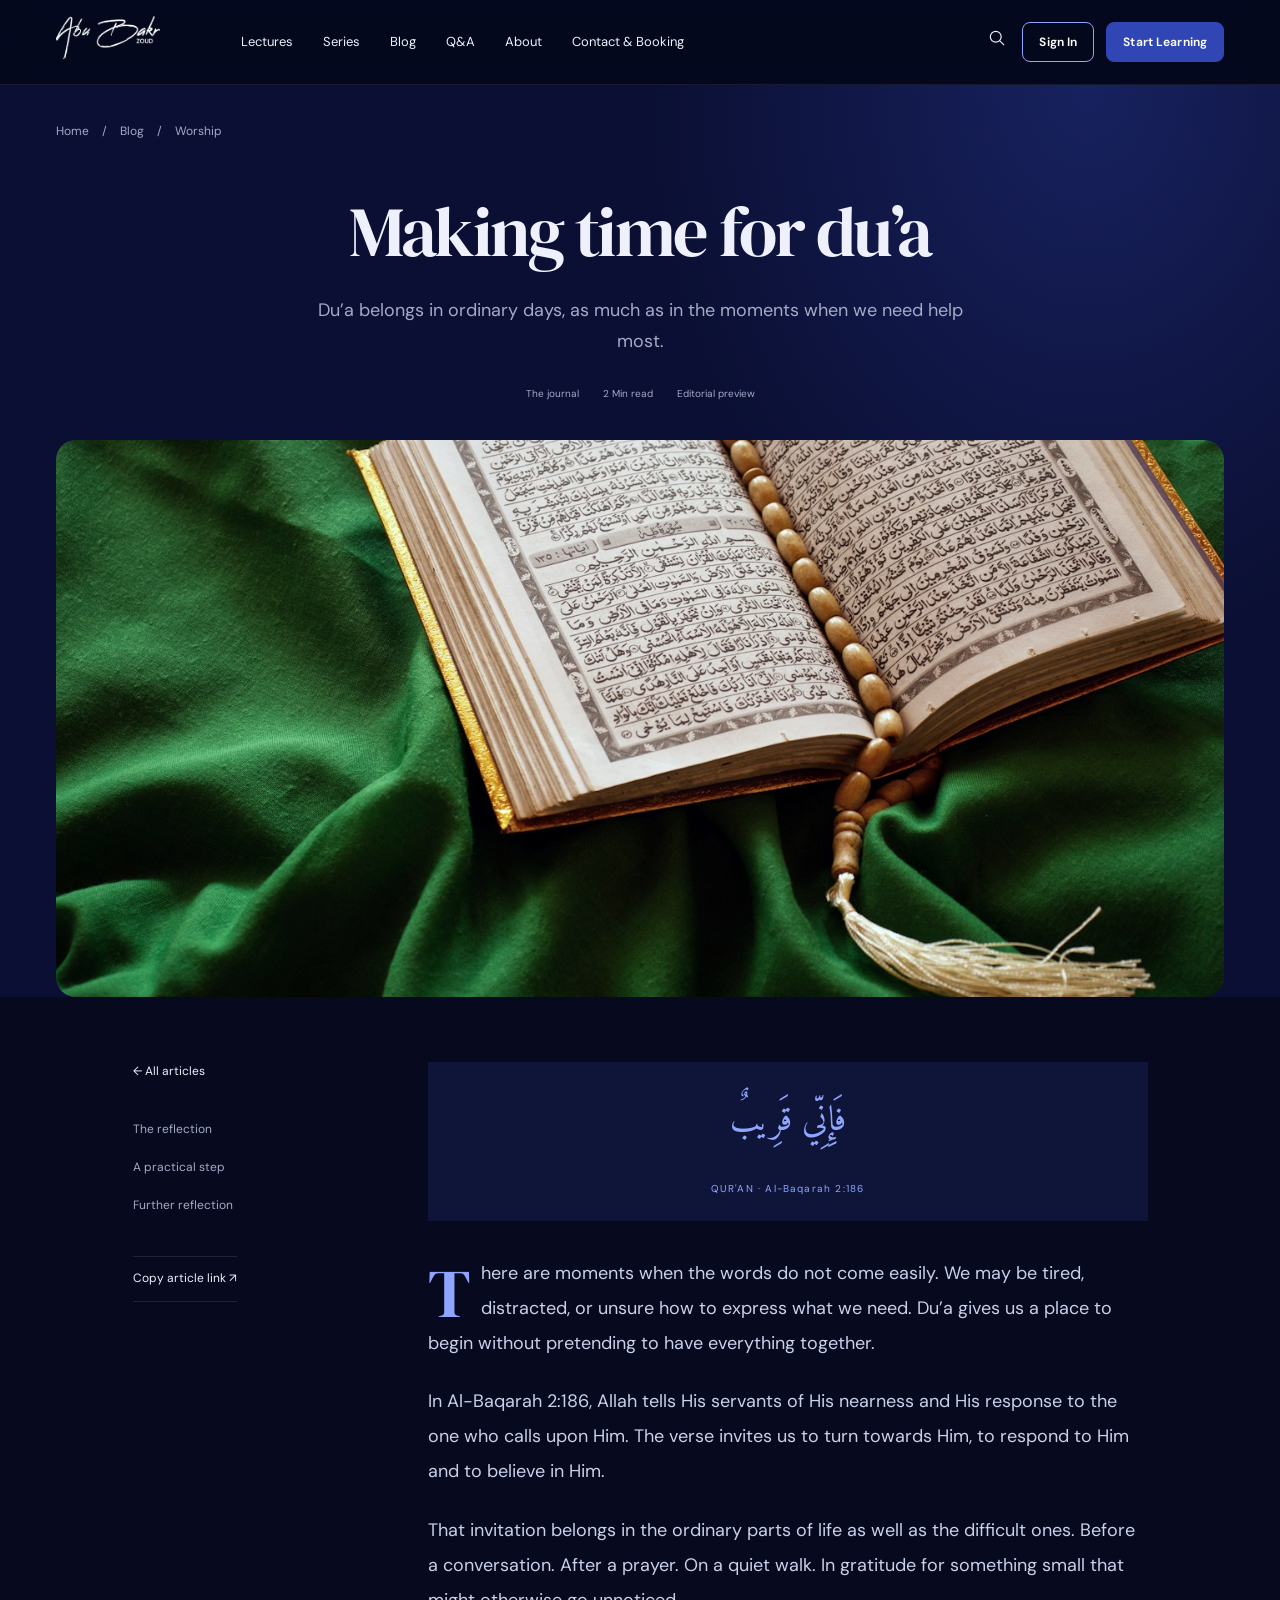
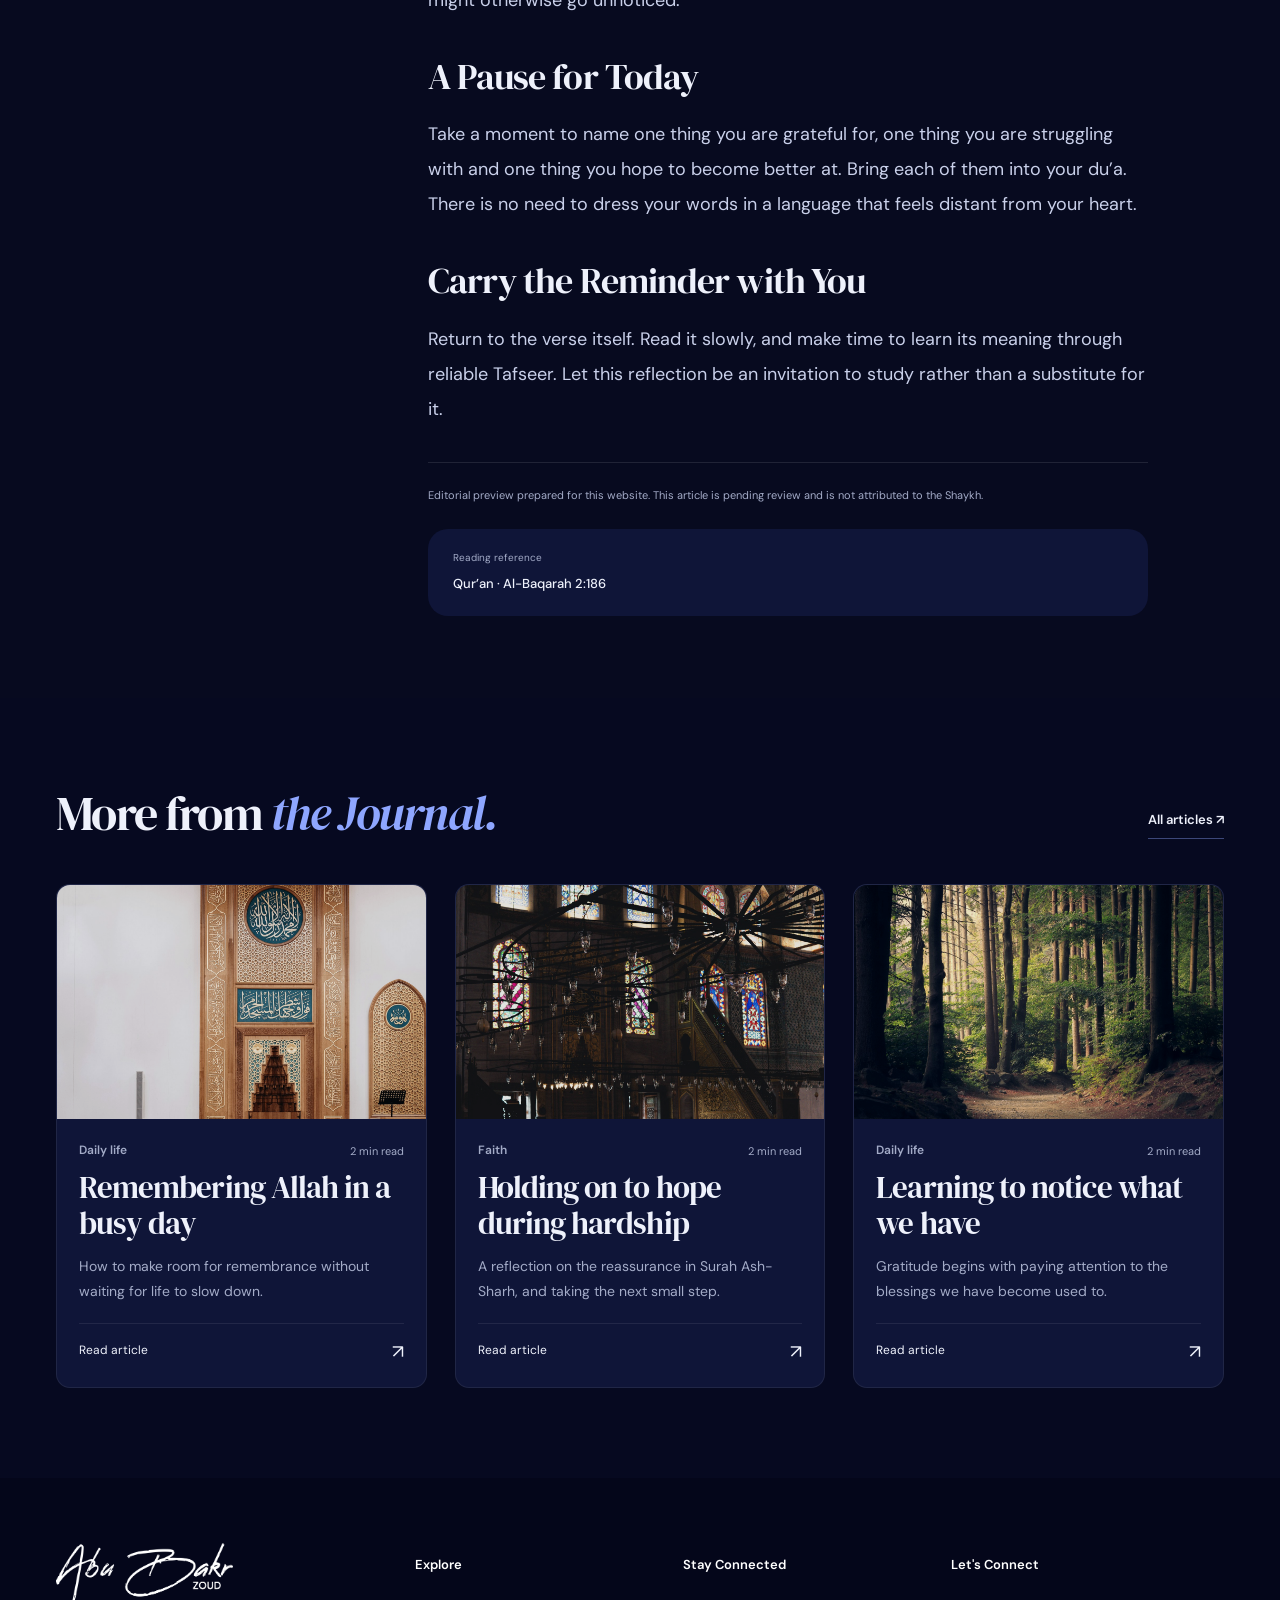
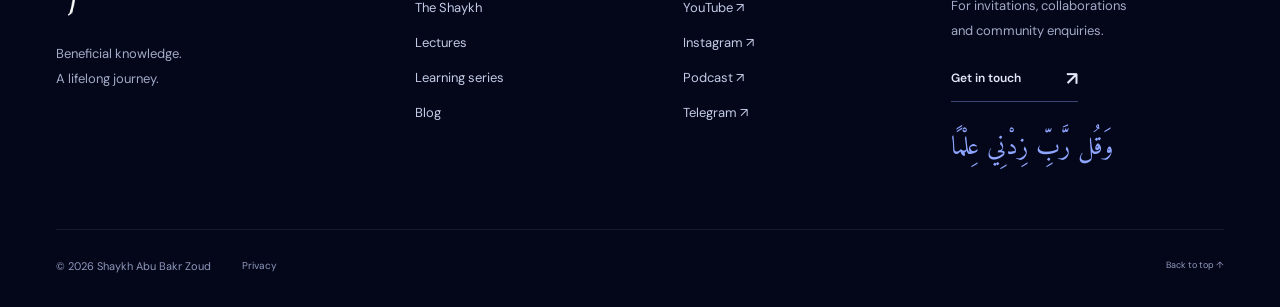
<file: making-time-for-dua.html>
<!doctype html>
<html lang="en"><head>
<meta charset="utf-8"><meta name="viewport" content="width=device-width,initial-scale=1">
<title>Making time for du’a | Shaykh Abu Bakr Zoud</title>
<meta name="description" content="Du’a belongs in ordinary days, as much as in the moments when we need help most.">
<meta name="theme-color" content="#070a1f"><link rel="icon" href="assets/favicon.svg" type="image/svg+xml">
<link rel="preconnect" href="https://fonts.googleapis.com"><link rel="preconnect" href="https://fonts.gstatic.com" crossorigin>
<link href="https://fonts.googleapis.com/css2?family=DM+Sans:wght@400;450;500;550;600;650;700&family=DM+Serif+Display:ital@0;1&family=Amiri:wght@400;700&display=swap" rel="stylesheet">
<link rel="stylesheet" href="style.css"><link rel="stylesheet" href="editorial.css"><link rel="stylesheet" href="theme.css"><script src="journal-data.js" defer></script><script src="app.js" defer></script>
<script src="blog.js" defer></script></head><body><a class="skip" href="#main">Skip to content</a><header class="header" id="top"><div class="container nav-wrap">
<a class="brand" href="index.html" aria-label="Shaykh Abu Bakr Zoud home"><img src="assets/banner.png" alt="Abu Bakr Zoud" width="164" height="70"></a>
<nav aria-label="Main navigation" id="navigation"><a href="lectures.html">Lectures</a><a href="series.html">Series</a><a href="blog.html">Blog</a><a href="qa.html">Q&A</a><a href="about.html">About</a><a href="contact.html">Contact & Booking</a><a class="mobile-booking signin-toggle" href="#signin">Sign In</a></nav>
<div class="nav-actions"><button class="icon-button search-toggle" aria-label="Search lectures and articles"><svg viewBox="0 0 24 24" aria-hidden="true"><circle cx="10.5" cy="10.5" r="6.5"/><path d="m15.5 15.5 5 5"/></svg></button><button class="button small outline signin-toggle" type="button">Sign In</button><a class="button small light" href="series.html">Start Learning</a><button class="menu-toggle" aria-label="Open navigation" aria-expanded="false" aria-controls="navigation"><span></span><span></span></button></div>
</div></header><main id="main"><section class="article-intro"><div class="container"><nav class="breadcrumbs" aria-label="Breadcrumb"><a href="index.html">Home</a><span>/</span><a href="blog.html">Blog</a><span>/</span><span>Worship</span></nav><div class="article-title-wrap"><h1>Making time for du’a</h1><p>Du’a belongs in ordinary days, as much as in the moments when we need help most.</p><div class="article-byline"><span>The journal</span><span>2 Min read</span><span>Editorial preview</span></div></div><figure class="article-hero"><img src="assets/blog-quran.jpg" alt="An open Qur’an resting on green fabric" width="1400" height="900" fetchpriority="high"></figure></div></section><div class="container article-layout"><aside class="article-aside"><a href="blog.html">← All articles</a><a href="#reflection">The reflection</a><a href="#practice">A practical step</a><a href="#continue">Further reflection</a><button class="share-article" type="button">Copy article link ↗</button><span id="share-status" role="status"></span></aside><article class="article-body"><p class="article-ar" lang="ar" dir="rtl">فَإِنِّي قَرِيبٌ</p><div class="verse-reference">QUR'AN · Al-Baqarah 2:186</div><div id="reflection"><p>There are moments when the words do not come easily. We may be tired, distracted, or unsure how to express what we need. Du’a gives us a place to begin without pretending to have everything together.</p><p>In Al-Baqarah 2:186, Allah tells His servants of His nearness and His response to the one who calls upon Him. The verse invites us to turn towards Him, to respond to Him and to believe in Him.</p><p>That invitation belongs in the ordinary parts of life as well as the difficult ones. Before a conversation. After a prayer. On a quiet walk. In gratitude for something small that might otherwise go unnoticed.</p></div><section id="practice"><h2>A Pause for Today</h2><p>Take a moment to name one thing you are grateful for, one thing you are struggling with and one thing you hope to become better at. Bring each of them into your du’a. There is no need to dress your words in a language that feels distant from your heart.</p></section><section id="continue"><h2>Carry the Reminder with You</h2><p>Return to the verse itself. Read it slowly, and make time to learn its meaning through reliable Tafseer. Let this reflection be an invitation to study rather than a substitute for it.</p></section><div class="article-editorial">Editorial preview prepared for this website. This article is pending review and is not attributed to the Shaykh.</div><div class="article-end"><span>Reading reference</span><strong>Qur’an · Al-Baqarah 2:186</strong></div></article></div><section class="section related-section"><div class="container"><div class="section-heading"><div><h2>More from <em>the Journal.</em></h2></div><a class="text-link" href="blog.html">All articles ↗</a></div><div class="related-grid"><article class="story-card" data-category="Daily life" data-title="Remembering Allah in a busy day How to make room for remembrance without waiting for life to slow down."><a class="story-image" href="remembering-allah-in-a-busy-day.html" data-article="rest" tabindex="-1" aria-hidden="true"><img src="assets/blog-mosque.jpg" alt="" width="1200" height="800" loading="lazy"><span class="image-arrow" aria-hidden="true">↗</span></a><div class="story-copy"><div class="story-meta"><span>Daily life</span><span>2 min read</span></div><h3><a href="remembering-allah-in-a-busy-day.html" data-article="rest">Remembering Allah in a busy day</a></h3><p>How to make room for remembrance without waiting for life to slow down.</p><a class="story-read" href="remembering-allah-in-a-busy-day.html" data-article="rest" aria-label="Read Remembering Allah in a busy day" tabindex="-1">Read article <span aria-hidden="true">↗</span></a></div></article><article class="story-card" data-category="Faith" data-title="Holding on to hope during hardship A reflection on the reassurance in Surah Ash-Sharh, and taking the next small step."><a class="story-image" href="hope-during-hardship.html" data-article="ease" tabindex="-1" aria-hidden="true"><img src="assets/blog-mosque-light.jpg" alt="" width="1200" height="800" loading="lazy"><span class="image-arrow" aria-hidden="true">↗</span></a><div class="story-copy"><div class="story-meta"><span>Faith</span><span>2 min read</span></div><h3><a href="hope-during-hardship.html" data-article="ease">Holding on to hope during hardship</a></h3><p>A reflection on the reassurance in Surah Ash-Sharh, and taking the next small step.</p><a class="story-read" href="hope-during-hardship.html" data-article="ease" aria-label="Read Holding on to hope during hardship" tabindex="-1">Read article <span aria-hidden="true">↗</span></a></div></article><article class="story-card" data-category="Daily life" data-title="Learning to notice what we have Gratitude begins with paying attention to the blessings we have become used to."><a class="story-image" href="noticing-what-we-have.html" data-article="gratitude" tabindex="-1" aria-hidden="true"><img src="assets/blog-forest.jpg" alt="" width="1200" height="800" loading="lazy"><span class="image-arrow" aria-hidden="true">↗</span></a><div class="story-copy"><div class="story-meta"><span>Daily life</span><span>2 min read</span></div><h3><a href="noticing-what-we-have.html" data-article="gratitude">Learning to notice what we have</a></h3><p>Gratitude begins with paying attention to the blessings we have become used to.</p><a class="story-read" href="noticing-what-we-have.html" data-article="gratitude" aria-label="Read Learning to notice what we have" tabindex="-1">Read article <span aria-hidden="true">↗</span></a></div></article></div></div></section></main><footer><div class="container"><div class="footer-main"><div class="footer-identity"><a class="brand" href="index.html" aria-label="Shaykh Abu Bakr Zoud home"><img src="assets/banner.png" alt="Abu Bakr Zoud" width="200" height="85"></a><p>Beneficial knowledge.<br>A lifelong journey.</p></div><div class="footer-col"><h2>Explore</h2><a href="about.html">The Shaykh</a><a href="lectures.html">Lectures</a><a href="series.html">Learning series</a><a href="blog.html">Blog</a></div><div class="footer-col"><h2>Stay Connected</h2><a href="https://www.youtube.com/@abubakrzoud" target="_blank" rel="noopener">YouTube ↗</a><a href="https://www.instagram.com/abubakrzoud/" target="_blank" rel="noopener">Instagram ↗</a><a href="https://muslimcentral.com/audio/abu-bakr-zoud/" target="_blank" rel="noopener">Podcast ↗</a><a href="https://t.me/abubakrzoud" target="_blank" rel="noopener">Telegram ↗</a></div><div class="footer-contact"><h2>Let's Connect</h2><p>For invitations, collaborations<br>and community enquiries.</p><a class="text-link" href="contact.html">Get in touch <span aria-hidden="true">↗</span></a><span lang="ar" dir="rtl">وَقُل رَّبِّ زِدْنِي عِلْمًا</span></div></div><div class="footer-bottom"><span>© 2026 Shaykh Abu Bakr Zoud</span><button class="privacy-toggle">Privacy</button><a href="#top">Back to top ↑</a></div></div></footer><dialog id="search-dialog" aria-labelledby="search-title"><div class="dialog-head"><button class="dialog-close" aria-label="Close search">×</button></div><h2 id="search-title">What Would You<br>Like to <em>Explore?</em></h2><label for="search-input">Search lectures and articles</label><input type="search" id="search-input" placeholder="Try Qur’an, patience or forgiveness" autocomplete="off"><div id="search-results" aria-live="polite"></div><a class="text-link" href="https://www.youtube.com/@abubakrzoud/videos" target="_blank" rel="noopener">Browse the full channel ↗</a></dialog>
<dialog id="article-dialog" aria-labelledby="article-title"><div class="dialog-head"><button class="dialog-close" aria-label="Close reflection">×</button></div><span class="preview-label">Editorial preview · Pending review</span><h2 id="article-title"></h2><div id="article-body"></div></dialog>
<dialog id="contact-dialog" aria-labelledby="contact-title"><div class="dialog-head"><button class="dialog-close" aria-label="Close contact form">×</button></div><h2 id="contact-title">Invite the Shaykh<br>to Your <em>Community.</em></h2><p class="form-note">Preview enquiry form. Details entered here are not sent.</p><form id="contact-form"><div class="form-row"><div><label for="name">Your name</label><input id="name" name="name" autocomplete="name" required></div><div><label for="email">Email address</label><input id="email" name="email" type="email" autocomplete="email" required></div></div><label for="organisation">Masjid or organisation</label><input id="organisation" name="organisation" autocomplete="organization"><div class="form-row"><div><label for="event-type">Enquiry type</label><select id="event-type" name="type"><option>Speaking invitation</option><option>Community event</option><option>Media enquiry</option><option>General enquiry</option></select></div><div><label for="city">City & country</label><input id="city" name="city"></div></div><label for="message">Tell us about your event</label><textarea id="message" name="message" rows="3" required placeholder="Proposed dates, audience and event details"></textarea><button class="button green" type="submit">Preview enquiry <span aria-hidden="true">↗</span></button><p id="contact-status" aria-live="polite"></p><pre id="enquiry-draft" hidden></pre><button id="copy-enquiry" class="text-link" type="button" hidden>Copy enquiry text</button></form></dialog>
<dialog id="privacy-dialog" aria-labelledby="privacy-title"><div class="dialog-head"><button class="dialog-close" aria-label="Close privacy information">×</button></div><h2 id="privacy-title">A Note on <em>Privacy.</em></h2><p>This website is a design concept. The enquiry and question forms work on your device only and do not send or store your details on a server. Questions you submit on the Q&amp;A page are kept in this browser until you remove them.</p><p>External video, podcast and social links take you to other platforms, where their own privacy policies apply. This concept does not use analytics or advertising cookies. Fonts are served by Google Fonts.</p></dialog>
<dialog id="signin-dialog" aria-labelledby="signin-title"><div class="dialog-head"><button class="dialog-close" aria-label="Close sign in">×</button></div><h2 id="signin-title">Accounts Are <em>Coming Soon.</em></h2><p>Soon you will be able to create a free account to save your progress, pick up each series where you left off and access member courses.</p><p>Until then, every series is free to watch on YouTube.</p><div class="dialog-actions"><a class="button green" href="series.html">Browse the series <span aria-hidden="true">↗</span></a><a class="text-link" href="https://www.youtube.com/@abubakrzoud?sub_confirmation=1" target="_blank" rel="noopener">Subscribe on YouTube <span aria-hidden="true">↗</span></a></div></dialog>
</body></html>
</file>
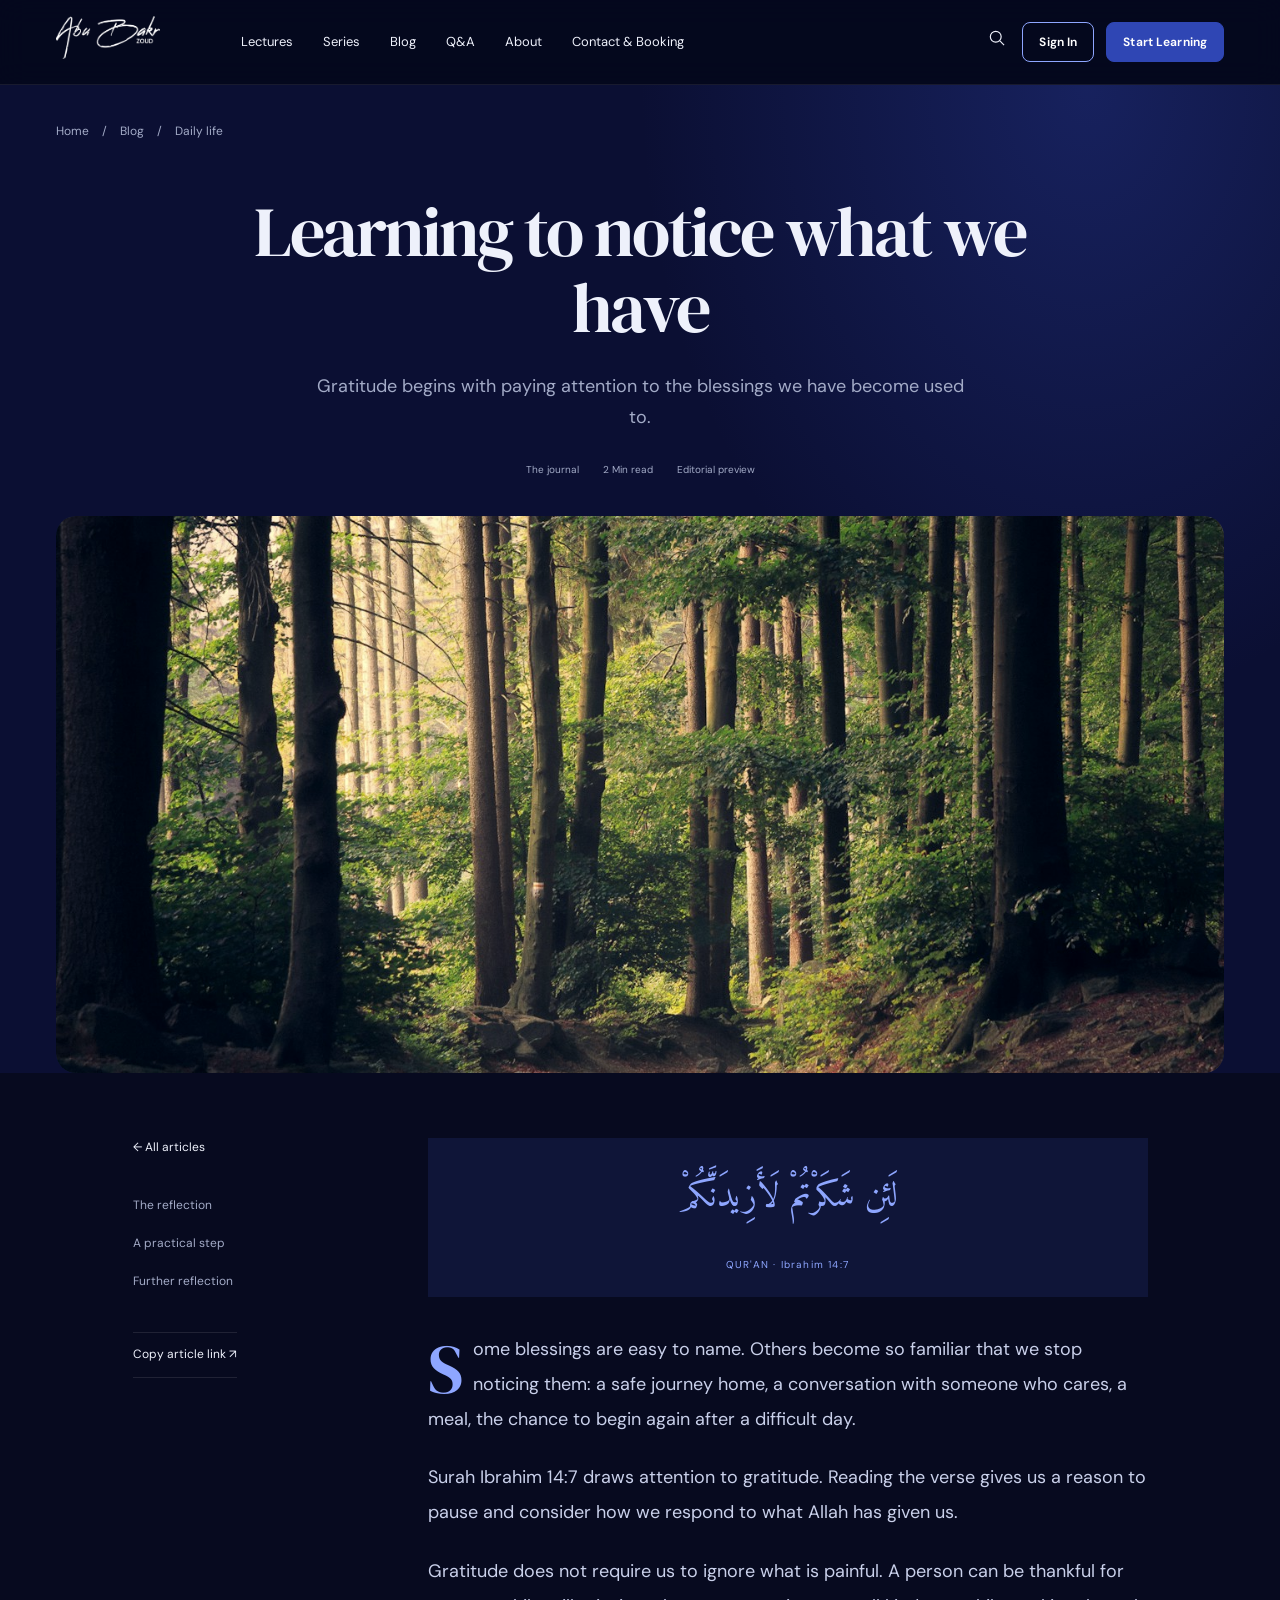
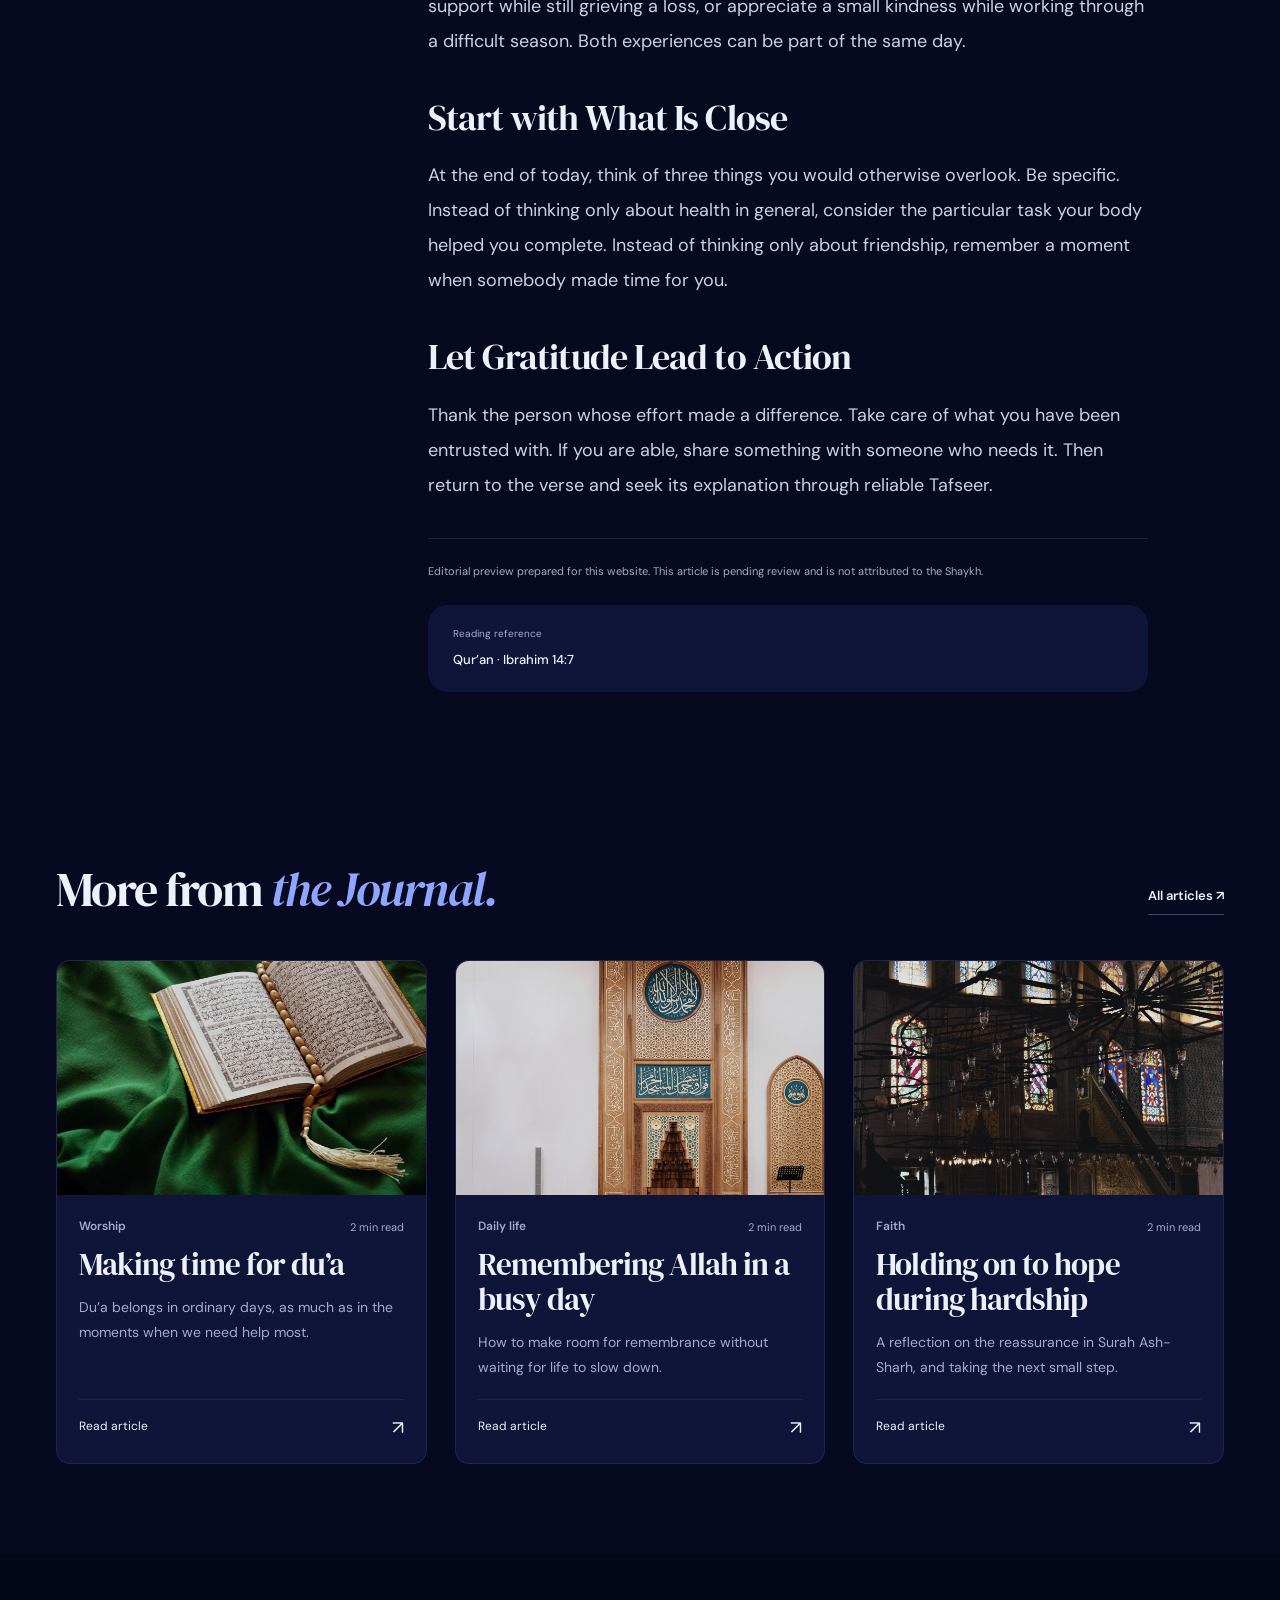
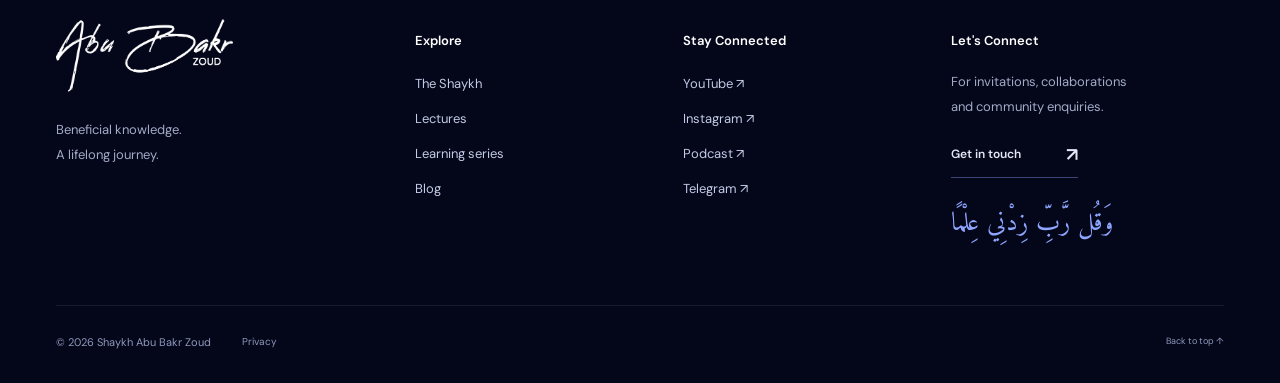
<file: noticing-what-we-have.html>
<!doctype html>
<html lang="en"><head>
<meta charset="utf-8"><meta name="viewport" content="width=device-width,initial-scale=1">
<title>Learning to notice what we have | Shaykh Abu Bakr Zoud</title>
<meta name="description" content="Gratitude begins with paying attention to the blessings we have become used to.">
<meta name="theme-color" content="#070a1f"><link rel="icon" href="assets/favicon.svg" type="image/svg+xml">
<link rel="preconnect" href="https://fonts.googleapis.com"><link rel="preconnect" href="https://fonts.gstatic.com" crossorigin>
<link href="https://fonts.googleapis.com/css2?family=DM+Sans:wght@400;450;500;550;600;650;700&family=DM+Serif+Display:ital@0;1&family=Amiri:wght@400;700&display=swap" rel="stylesheet">
<link rel="stylesheet" href="style.css"><link rel="stylesheet" href="editorial.css"><link rel="stylesheet" href="theme.css"><script src="journal-data.js" defer></script><script src="app.js" defer></script>
<script src="blog.js" defer></script></head><body><a class="skip" href="#main">Skip to content</a><header class="header" id="top"><div class="container nav-wrap">
<a class="brand" href="index.html" aria-label="Shaykh Abu Bakr Zoud home"><img src="assets/banner.png" alt="Abu Bakr Zoud" width="164" height="70"></a>
<nav aria-label="Main navigation" id="navigation"><a href="lectures.html">Lectures</a><a href="series.html">Series</a><a href="blog.html">Blog</a><a href="qa.html">Q&A</a><a href="about.html">About</a><a href="contact.html">Contact & Booking</a><a class="mobile-booking signin-toggle" href="#signin">Sign In</a></nav>
<div class="nav-actions"><button class="icon-button search-toggle" aria-label="Search lectures and articles"><svg viewBox="0 0 24 24" aria-hidden="true"><circle cx="10.5" cy="10.5" r="6.5"/><path d="m15.5 15.5 5 5"/></svg></button><button class="button small outline signin-toggle" type="button">Sign In</button><a class="button small light" href="series.html">Start Learning</a><button class="menu-toggle" aria-label="Open navigation" aria-expanded="false" aria-controls="navigation"><span></span><span></span></button></div>
</div></header><main id="main"><section class="article-intro"><div class="container"><nav class="breadcrumbs" aria-label="Breadcrumb"><a href="index.html">Home</a><span>/</span><a href="blog.html">Blog</a><span>/</span><span>Daily life</span></nav><div class="article-title-wrap"><h1>Learning to notice what we have</h1><p>Gratitude begins with paying attention to the blessings we have become used to.</p><div class="article-byline"><span>The journal</span><span>2 Min read</span><span>Editorial preview</span></div></div><figure class="article-hero"><img src="assets/blog-forest.jpg" alt="Sunlight filtering through a green forest" width="1400" height="900" fetchpriority="high"></figure></div></section><div class="container article-layout"><aside class="article-aside"><a href="blog.html">← All articles</a><a href="#reflection">The reflection</a><a href="#practice">A practical step</a><a href="#continue">Further reflection</a><button class="share-article" type="button">Copy article link ↗</button><span id="share-status" role="status"></span></aside><article class="article-body"><p class="article-ar" lang="ar" dir="rtl">لَئِن شَكَرْتُمْ لَأَزِيدَنَّكُمْ</p><div class="verse-reference">QUR'AN · Ibrahim 14:7</div><div id="reflection"><p>Some blessings are easy to name. Others become so familiar that we stop noticing them: a safe journey home, a conversation with someone who cares, a meal, the chance to begin again after a difficult day.</p><p>Surah Ibrahim 14:7 draws attention to gratitude. Reading the verse gives us a reason to pause and consider how we respond to what Allah has given us.</p><p>Gratitude does not require us to ignore what is painful. A person can be thankful for support while still grieving a loss, or appreciate a small kindness while working through a difficult season. Both experiences can be part of the same day.</p></div><section id="practice"><h2>Start with What Is Close</h2><p>At the end of today, think of three things you would otherwise overlook. Be specific. Instead of thinking only about health in general, consider the particular task your body helped you complete. Instead of thinking only about friendship, remember a moment when somebody made time for you.</p></section><section id="continue"><h2>Let Gratitude Lead to Action</h2><p>Thank the person whose effort made a difference. Take care of what you have been entrusted with. If you are able, share something with someone who needs it. Then return to the verse and seek its explanation through reliable Tafseer.</p></section><div class="article-editorial">Editorial preview prepared for this website. This article is pending review and is not attributed to the Shaykh.</div><div class="article-end"><span>Reading reference</span><strong>Qur’an · Ibrahim 14:7</strong></div></article></div><section class="section related-section"><div class="container"><div class="section-heading"><div><h2>More from <em>the Journal.</em></h2></div><a class="text-link" href="blog.html">All articles ↗</a></div><div class="related-grid"><article class="story-card" data-category="Worship" data-title="Making time for du’a Du’a belongs in ordinary days, as much as in the moments when we need help most."><a class="story-image" href="making-time-for-dua.html" data-article="near" tabindex="-1" aria-hidden="true"><img src="assets/blog-quran.jpg" alt="" width="1200" height="800" loading="lazy"><span class="image-arrow" aria-hidden="true">↗</span></a><div class="story-copy"><div class="story-meta"><span>Worship</span><span>2 min read</span></div><h3><a href="making-time-for-dua.html" data-article="near">Making time for du’a</a></h3><p>Du’a belongs in ordinary days, as much as in the moments when we need help most.</p><a class="story-read" href="making-time-for-dua.html" data-article="near" aria-label="Read Making time for du’a" tabindex="-1">Read article <span aria-hidden="true">↗</span></a></div></article><article class="story-card" data-category="Daily life" data-title="Remembering Allah in a busy day How to make room for remembrance without waiting for life to slow down."><a class="story-image" href="remembering-allah-in-a-busy-day.html" data-article="rest" tabindex="-1" aria-hidden="true"><img src="assets/blog-mosque.jpg" alt="" width="1200" height="800" loading="lazy"><span class="image-arrow" aria-hidden="true">↗</span></a><div class="story-copy"><div class="story-meta"><span>Daily life</span><span>2 min read</span></div><h3><a href="remembering-allah-in-a-busy-day.html" data-article="rest">Remembering Allah in a busy day</a></h3><p>How to make room for remembrance without waiting for life to slow down.</p><a class="story-read" href="remembering-allah-in-a-busy-day.html" data-article="rest" aria-label="Read Remembering Allah in a busy day" tabindex="-1">Read article <span aria-hidden="true">↗</span></a></div></article><article class="story-card" data-category="Faith" data-title="Holding on to hope during hardship A reflection on the reassurance in Surah Ash-Sharh, and taking the next small step."><a class="story-image" href="hope-during-hardship.html" data-article="ease" tabindex="-1" aria-hidden="true"><img src="assets/blog-mosque-light.jpg" alt="" width="1200" height="800" loading="lazy"><span class="image-arrow" aria-hidden="true">↗</span></a><div class="story-copy"><div class="story-meta"><span>Faith</span><span>2 min read</span></div><h3><a href="hope-during-hardship.html" data-article="ease">Holding on to hope during hardship</a></h3><p>A reflection on the reassurance in Surah Ash-Sharh, and taking the next small step.</p><a class="story-read" href="hope-during-hardship.html" data-article="ease" aria-label="Read Holding on to hope during hardship" tabindex="-1">Read article <span aria-hidden="true">↗</span></a></div></article></div></div></section></main><footer><div class="container"><div class="footer-main"><div class="footer-identity"><a class="brand" href="index.html" aria-label="Shaykh Abu Bakr Zoud home"><img src="assets/banner.png" alt="Abu Bakr Zoud" width="200" height="85"></a><p>Beneficial knowledge.<br>A lifelong journey.</p></div><div class="footer-col"><h2>Explore</h2><a href="about.html">The Shaykh</a><a href="lectures.html">Lectures</a><a href="series.html">Learning series</a><a href="blog.html">Blog</a></div><div class="footer-col"><h2>Stay Connected</h2><a href="https://www.youtube.com/@abubakrzoud" target="_blank" rel="noopener">YouTube ↗</a><a href="https://www.instagram.com/abubakrzoud/" target="_blank" rel="noopener">Instagram ↗</a><a href="https://muslimcentral.com/audio/abu-bakr-zoud/" target="_blank" rel="noopener">Podcast ↗</a><a href="https://t.me/abubakrzoud" target="_blank" rel="noopener">Telegram ↗</a></div><div class="footer-contact"><h2>Let's Connect</h2><p>For invitations, collaborations<br>and community enquiries.</p><a class="text-link" href="contact.html">Get in touch <span aria-hidden="true">↗</span></a><span lang="ar" dir="rtl">وَقُل رَّبِّ زِدْنِي عِلْمًا</span></div></div><div class="footer-bottom"><span>© 2026 Shaykh Abu Bakr Zoud</span><button class="privacy-toggle">Privacy</button><a href="#top">Back to top ↑</a></div></div></footer><dialog id="search-dialog" aria-labelledby="search-title"><div class="dialog-head"><button class="dialog-close" aria-label="Close search">×</button></div><h2 id="search-title">What Would You<br>Like to <em>Explore?</em></h2><label for="search-input">Search lectures and articles</label><input type="search" id="search-input" placeholder="Try Qur’an, patience or forgiveness" autocomplete="off"><div id="search-results" aria-live="polite"></div><a class="text-link" href="https://www.youtube.com/@abubakrzoud/videos" target="_blank" rel="noopener">Browse the full channel ↗</a></dialog>
<dialog id="article-dialog" aria-labelledby="article-title"><div class="dialog-head"><button class="dialog-close" aria-label="Close reflection">×</button></div><span class="preview-label">Editorial preview · Pending review</span><h2 id="article-title"></h2><div id="article-body"></div></dialog>
<dialog id="contact-dialog" aria-labelledby="contact-title"><div class="dialog-head"><button class="dialog-close" aria-label="Close contact form">×</button></div><h2 id="contact-title">Invite the Shaykh<br>to Your <em>Community.</em></h2><p class="form-note">Preview enquiry form. Details entered here are not sent.</p><form id="contact-form"><div class="form-row"><div><label for="name">Your name</label><input id="name" name="name" autocomplete="name" required></div><div><label for="email">Email address</label><input id="email" name="email" type="email" autocomplete="email" required></div></div><label for="organisation">Masjid or organisation</label><input id="organisation" name="organisation" autocomplete="organization"><div class="form-row"><div><label for="event-type">Enquiry type</label><select id="event-type" name="type"><option>Speaking invitation</option><option>Community event</option><option>Media enquiry</option><option>General enquiry</option></select></div><div><label for="city">City & country</label><input id="city" name="city"></div></div><label for="message">Tell us about your event</label><textarea id="message" name="message" rows="3" required placeholder="Proposed dates, audience and event details"></textarea><button class="button green" type="submit">Preview enquiry <span aria-hidden="true">↗</span></button><p id="contact-status" aria-live="polite"></p><pre id="enquiry-draft" hidden></pre><button id="copy-enquiry" class="text-link" type="button" hidden>Copy enquiry text</button></form></dialog>
<dialog id="privacy-dialog" aria-labelledby="privacy-title"><div class="dialog-head"><button class="dialog-close" aria-label="Close privacy information">×</button></div><h2 id="privacy-title">A Note on <em>Privacy.</em></h2><p>This website is a design concept. The enquiry and question forms work on your device only and do not send or store your details on a server. Questions you submit on the Q&amp;A page are kept in this browser until you remove them.</p><p>External video, podcast and social links take you to other platforms, where their own privacy policies apply. This concept does not use analytics or advertising cookies. Fonts are served by Google Fonts.</p></dialog>
<dialog id="signin-dialog" aria-labelledby="signin-title"><div class="dialog-head"><button class="dialog-close" aria-label="Close sign in">×</button></div><h2 id="signin-title">Accounts Are <em>Coming Soon.</em></h2><p>Soon you will be able to create a free account to save your progress, pick up each series where you left off and access member courses.</p><p>Until then, every series is free to watch on YouTube.</p><div class="dialog-actions"><a class="button green" href="series.html">Browse the series <span aria-hidden="true">↗</span></a><a class="text-link" href="https://www.youtube.com/@abubakrzoud?sub_confirmation=1" target="_blank" rel="noopener">Subscribe on YouTube <span aria-hidden="true">↗</span></a></div></dialog>
</body></html>
</file>
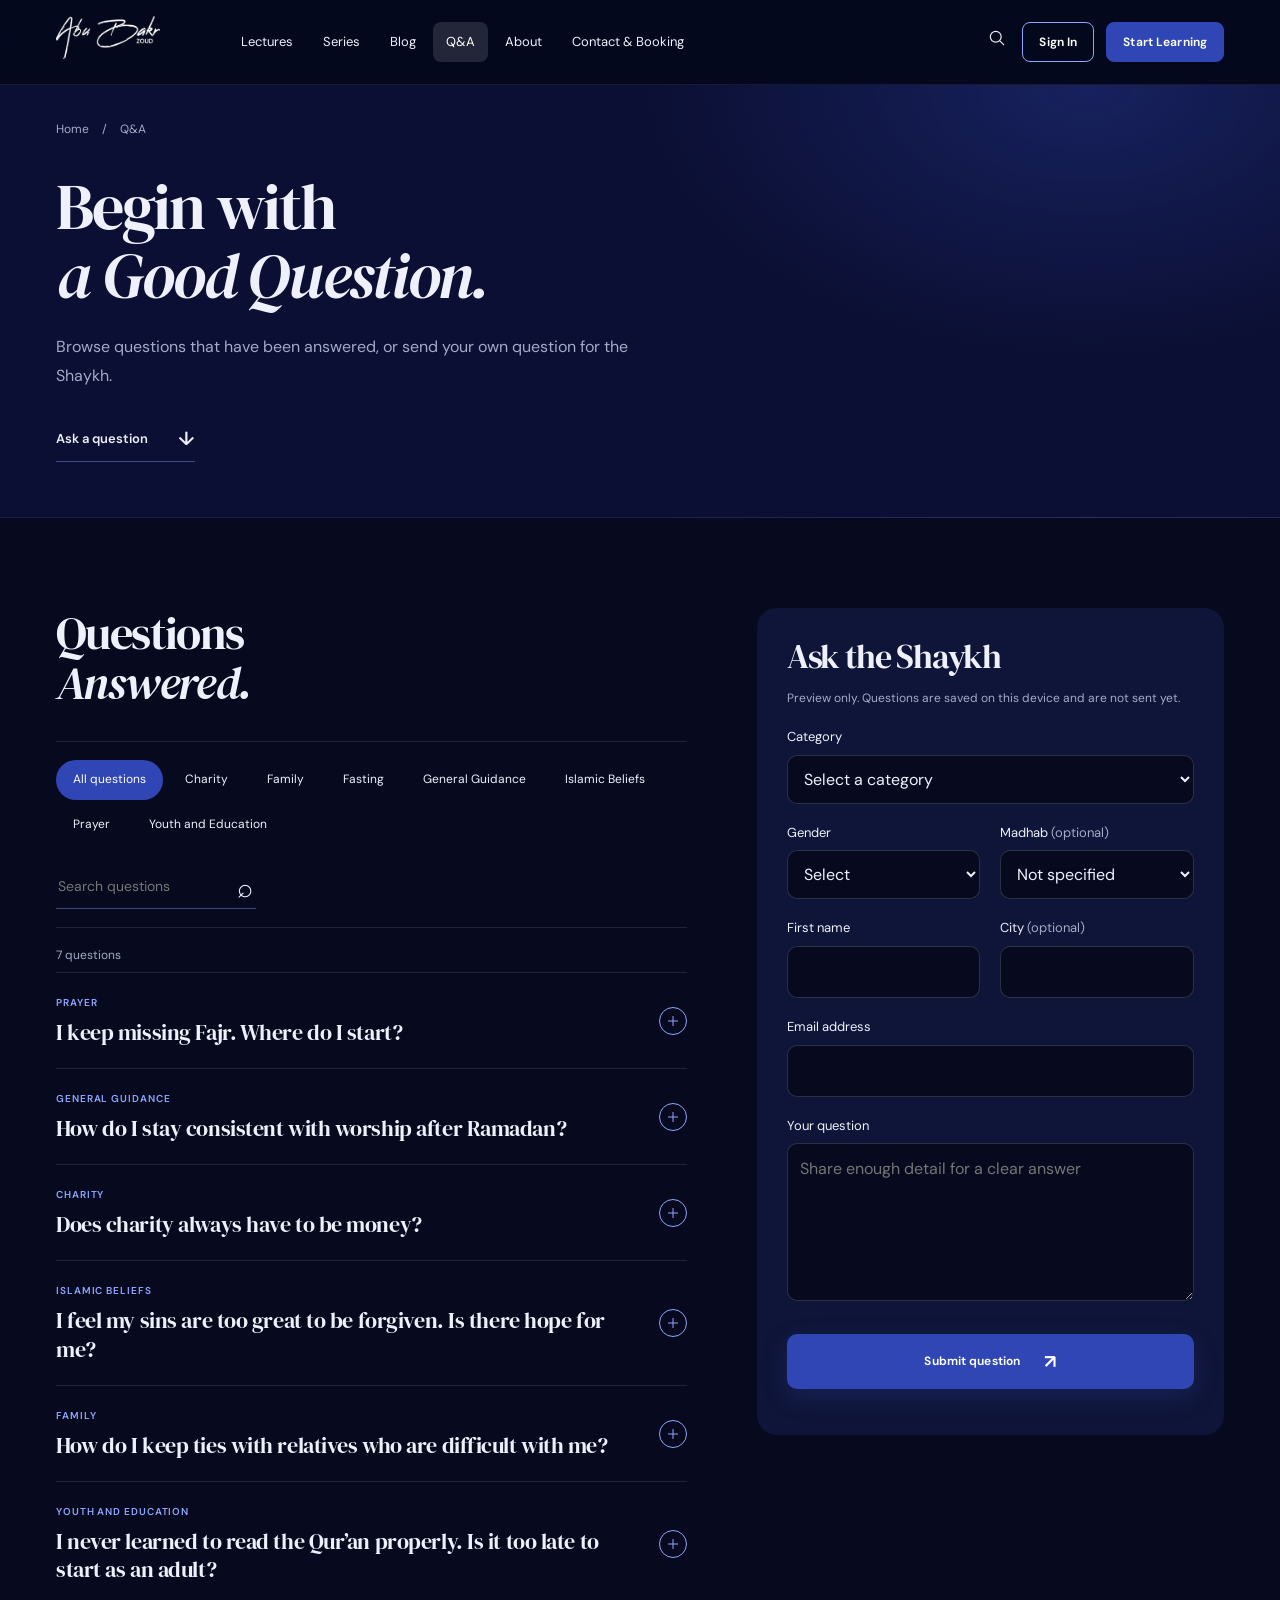
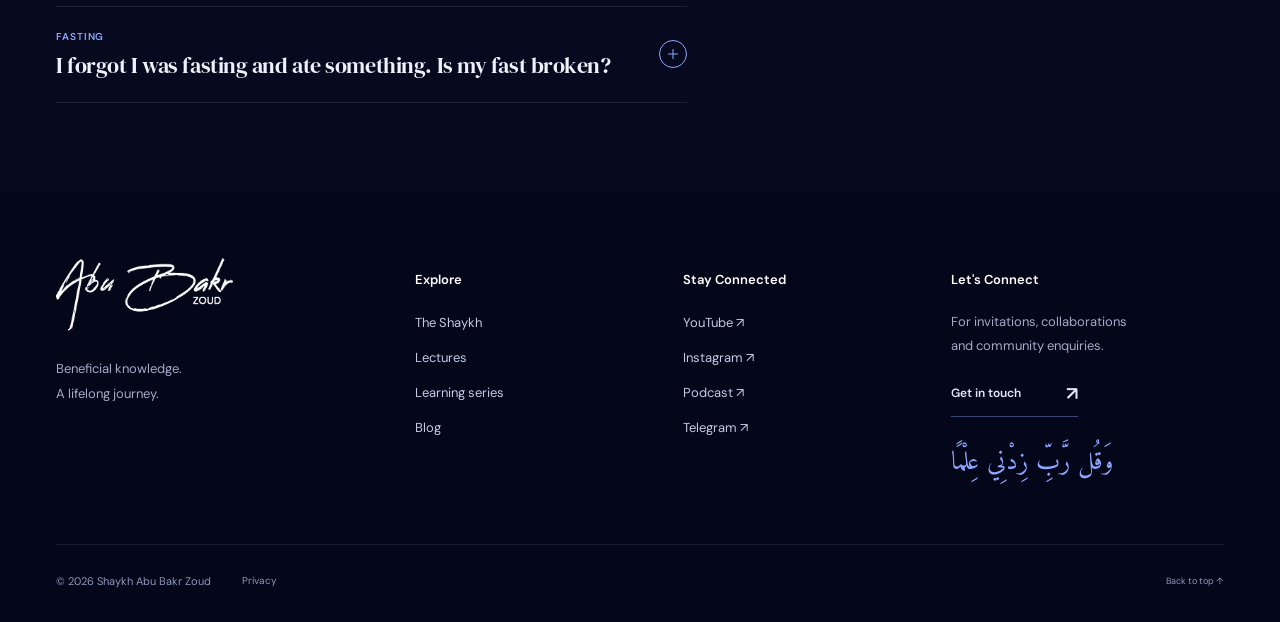
<file: qa.html>
<!doctype html><html lang="en"><head>
<meta charset="utf-8"><meta name="viewport" content="width=device-width,initial-scale=1">
<title>Questions & answers | Shaykh Abu Bakr Zoud</title>
<meta name="description" content="Browse questions answered for Shaykh Abu Bakr Zoud, or ask your own question about prayer, fasting, family, belief and everyday faith.">
<meta name="theme-color" content="#070a1f"><link rel="icon" href="assets/favicon.svg" type="image/svg+xml">
<link rel="preconnect" href="https://fonts.googleapis.com"><link rel="preconnect" href="https://fonts.gstatic.com" crossorigin>
<link href="https://fonts.googleapis.com/css2?family=DM+Sans:wght@400;450;500;550;600;650;700&family=DM+Serif+Display:ital@0;1&family=Amiri:wght@400;700&display=swap" rel="stylesheet">
<link rel="stylesheet" href="style.css"><link rel="stylesheet" href="editorial.css"><link rel="stylesheet" href="qa.css"><link rel="stylesheet" href="theme.css"><script src="journal-data.js" defer></script><script src="app.js" defer></script><script src="qa-data.js" defer></script><script src="qa.js" defer></script>
</head><body><a class="skip" href="#main">Skip to content</a><header class="header" id="top"><div class="container nav-wrap">
<a class="brand" href="index.html" aria-label="Shaykh Abu Bakr Zoud home"><img src="assets/banner.png" alt="Abu Bakr Zoud" width="164" height="70"></a>
<nav aria-label="Main navigation" id="navigation"><a href="lectures.html">Lectures</a><a href="series.html">Series</a><a href="blog.html">Blog</a><a href="qa.html" aria-current="page">Q&A</a><a href="about.html">About</a><a href="contact.html">Contact & Booking</a><a class="mobile-booking signin-toggle" href="#signin">Sign In</a></nav>
<div class="nav-actions"><button class="icon-button search-toggle" aria-label="Search lectures and articles"><svg viewBox="0 0 24 24" aria-hidden="true"><circle cx="10.5" cy="10.5" r="6.5"/><path d="m15.5 15.5 5 5"/></svg></button><button class="button small outline signin-toggle" type="button">Sign In</button><a class="button small light" href="series.html">Start Learning</a><button class="menu-toggle" aria-label="Open navigation" aria-expanded="false" aria-controls="navigation"><span></span><span></span></button></div>
</div></header><main id="main"><section class="page-intro"><div class="container"><nav class="breadcrumbs" aria-label="Breadcrumb"><a href="index.html">Home</a><span>/</span><span aria-current="page">Q&A</span></nav><h1>Begin with<br><em>a Good Question.</em></h1><p>Browse questions that have been answered, or send your own question for the Shaykh.</p><a class="text-link qa-jump" href="#ask">Ask a question <span aria-hidden="true">↓</span></a></div></section><section class="section qa-page"><div class="container qa-grid"><div class="qa-browse"><h2>Questions<br><em>Answered.</em></h2><div class="qa-tools"><div class="blog-filters" id="qa-filters" role="group" aria-label="Filter questions by category"></div><div class="blog-search"><label class="sr-only" for="qa-search">Search questions</label><input type="search" id="qa-search" placeholder="Search questions"><span aria-hidden="true">⌕</span></div></div><p id="qa-count" class="qa-count" role="status"></p><div id="qa-list" class="qa-list"></div><p id="qa-empty" class="qa-empty" hidden>No answered questions match this search. Try another word, or ask your own question.</p></div><aside class="qa-ask" id="ask" aria-labelledby="ask-title"><div class="contact-form-panel"><h2 id="ask-title">Ask the Shaykh</h2><p class="form-note">Preview only. Questions are saved on this device and are not sent yet.</p><form id="qa-form"><label for="qa-category">Category</label><select id="qa-category" name="category" required><option value="">Select a category</option></select><div class="form-row"><div><label for="qa-gender">Gender</label><select id="qa-gender" name="gender" required><option value="">Select</option><option>Male</option><option>Female</option></select></div><div><label for="qa-madhab">Madhab <span class="qa-optional">(optional)</span></label><select id="qa-madhab" name="madhab"><option value="">Not specified</option><option>Hanafi</option><option>Maliki</option><option>Shafi'i</option><option>Hanbali</option></select></div></div><div class="form-row"><div><label for="qa-name">First name</label><input id="qa-name" name="name" autocomplete="given-name" required></div><div><label for="qa-city">City <span class="qa-optional">(optional)</span></label><input id="qa-city" name="city" autocomplete="address-level2"></div></div><label for="qa-email">Email address</label><input id="qa-email" name="email" type="email" autocomplete="email" required><label for="qa-question">Your question</label><textarea id="qa-question" name="question" rows="5" required maxlength="1500" placeholder="Share enough detail for a clear answer"></textarea><button class="button green" type="submit">Submit question <span aria-hidden="true">↗</span></button><p id="qa-status" aria-live="polite"></p></form></div><div class="qa-mine" id="qa-mine" hidden><h3>Your questions</h3><ul id="qa-mine-list"></ul></div></aside></div></section></main><footer><div class="container"><div class="footer-main"><div class="footer-identity"><a class="brand" href="index.html" aria-label="Shaykh Abu Bakr Zoud home"><img src="assets/banner.png" alt="Abu Bakr Zoud" width="200" height="85"></a><p>Beneficial knowledge.<br>A lifelong journey.</p></div><div class="footer-col"><h2>Explore</h2><a href="about.html">The Shaykh</a><a href="lectures.html">Lectures</a><a href="series.html">Learning series</a><a href="blog.html">Blog</a></div><div class="footer-col"><h2>Stay Connected</h2><a href="https://www.youtube.com/@abubakrzoud" target="_blank" rel="noopener">YouTube ↗</a><a href="https://www.instagram.com/abubakrzoud/" target="_blank" rel="noopener">Instagram ↗</a><a href="https://muslimcentral.com/audio/abu-bakr-zoud/" target="_blank" rel="noopener">Podcast ↗</a><a href="https://t.me/abubakrzoud" target="_blank" rel="noopener">Telegram ↗</a></div><div class="footer-contact"><h2>Let's Connect</h2><p>For invitations, collaborations<br>and community enquiries.</p><a class="text-link" href="contact.html">Get in touch <span aria-hidden="true">↗</span></a><span lang="ar" dir="rtl">وَقُل رَّبِّ زِدْنِي عِلْمًا</span></div></div><div class="footer-bottom"><span>© 2026 Shaykh Abu Bakr Zoud</span><button class="privacy-toggle">Privacy</button><a href="#top">Back to top ↑</a></div></div></footer><dialog id="search-dialog" aria-labelledby="search-title"><div class="dialog-head"><button class="dialog-close" aria-label="Close search">×</button></div><h2 id="search-title">What Would You<br>Like to <em>Explore?</em></h2><label for="search-input">Search lectures and articles</label><input type="search" id="search-input" placeholder="Try Qur’an, patience or forgiveness" autocomplete="off"><div id="search-results" aria-live="polite"></div><a class="text-link" href="https://www.youtube.com/@abubakrzoud/videos" target="_blank" rel="noopener">Browse the full channel ↗</a></dialog>
<dialog id="article-dialog" aria-labelledby="article-title"><div class="dialog-head"><button class="dialog-close" aria-label="Close reflection">×</button></div><span class="preview-label">Editorial preview · Pending review</span><h2 id="article-title"></h2><div id="article-body"></div></dialog>

<dialog id="privacy-dialog" aria-labelledby="privacy-title"><div class="dialog-head"><button class="dialog-close" aria-label="Close privacy information">×</button></div><h2 id="privacy-title">A Note on <em>Privacy.</em></h2><p>This website is a design concept. The enquiry and question forms work on your device only and do not send or store your details on a server. Questions you submit on the Q&amp;A page are kept in this browser until you remove them.</p><p>External video, podcast and social links take you to other platforms, where their own privacy policies apply. This concept does not use analytics or advertising cookies. Fonts are served by Google Fonts.</p></dialog>
<dialog id="signin-dialog" aria-labelledby="signin-title"><div class="dialog-head"><button class="dialog-close" aria-label="Close sign in">×</button></div><h2 id="signin-title">Accounts Are <em>Coming Soon.</em></h2><p>Soon you will be able to create a free account to save your progress, pick up each series where you left off and access member courses.</p><p>Until then, every series is free to watch on YouTube.</p><div class="dialog-actions"><a class="button green" href="series.html">Browse the series <span aria-hidden="true">↗</span></a><a class="text-link" href="https://www.youtube.com/@abubakrzoud?sub_confirmation=1" target="_blank" rel="noopener">Subscribe on YouTube <span aria-hidden="true">↗</span></a></div></dialog>
</body></html>
</file>
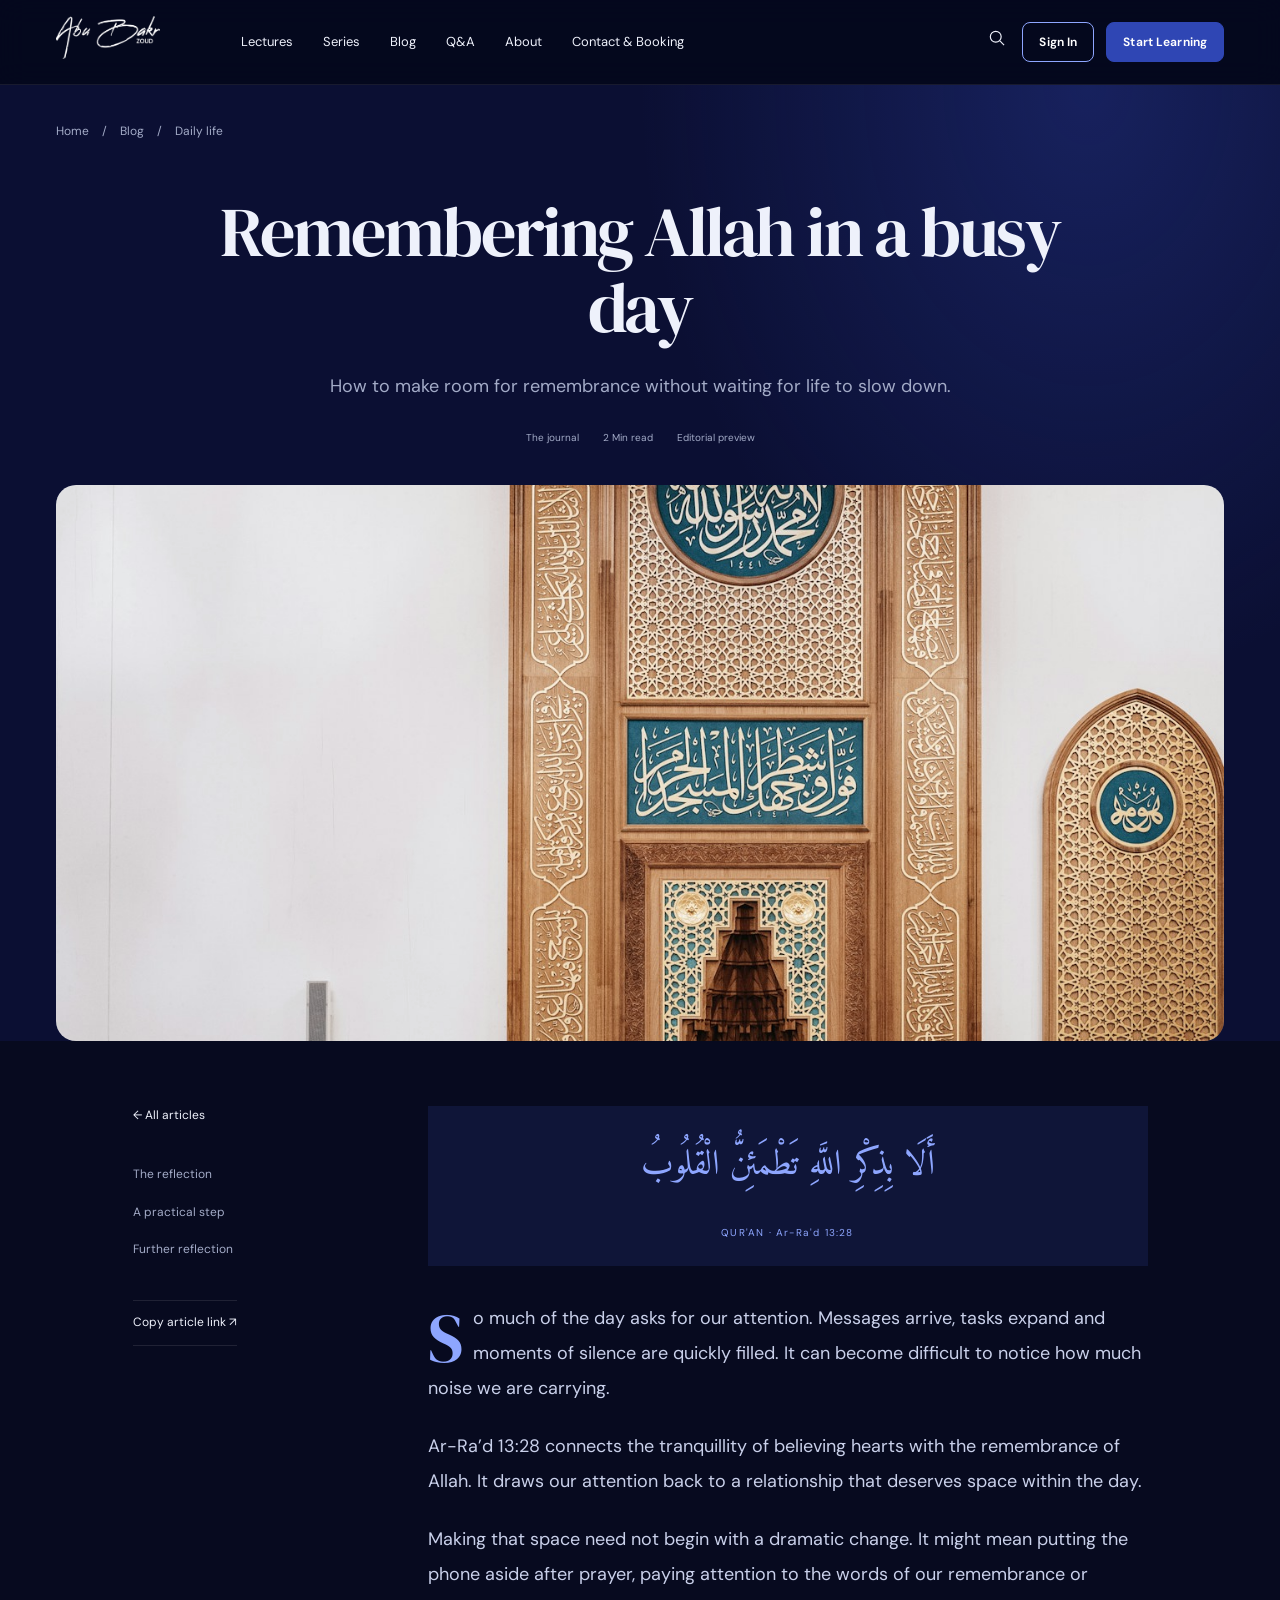
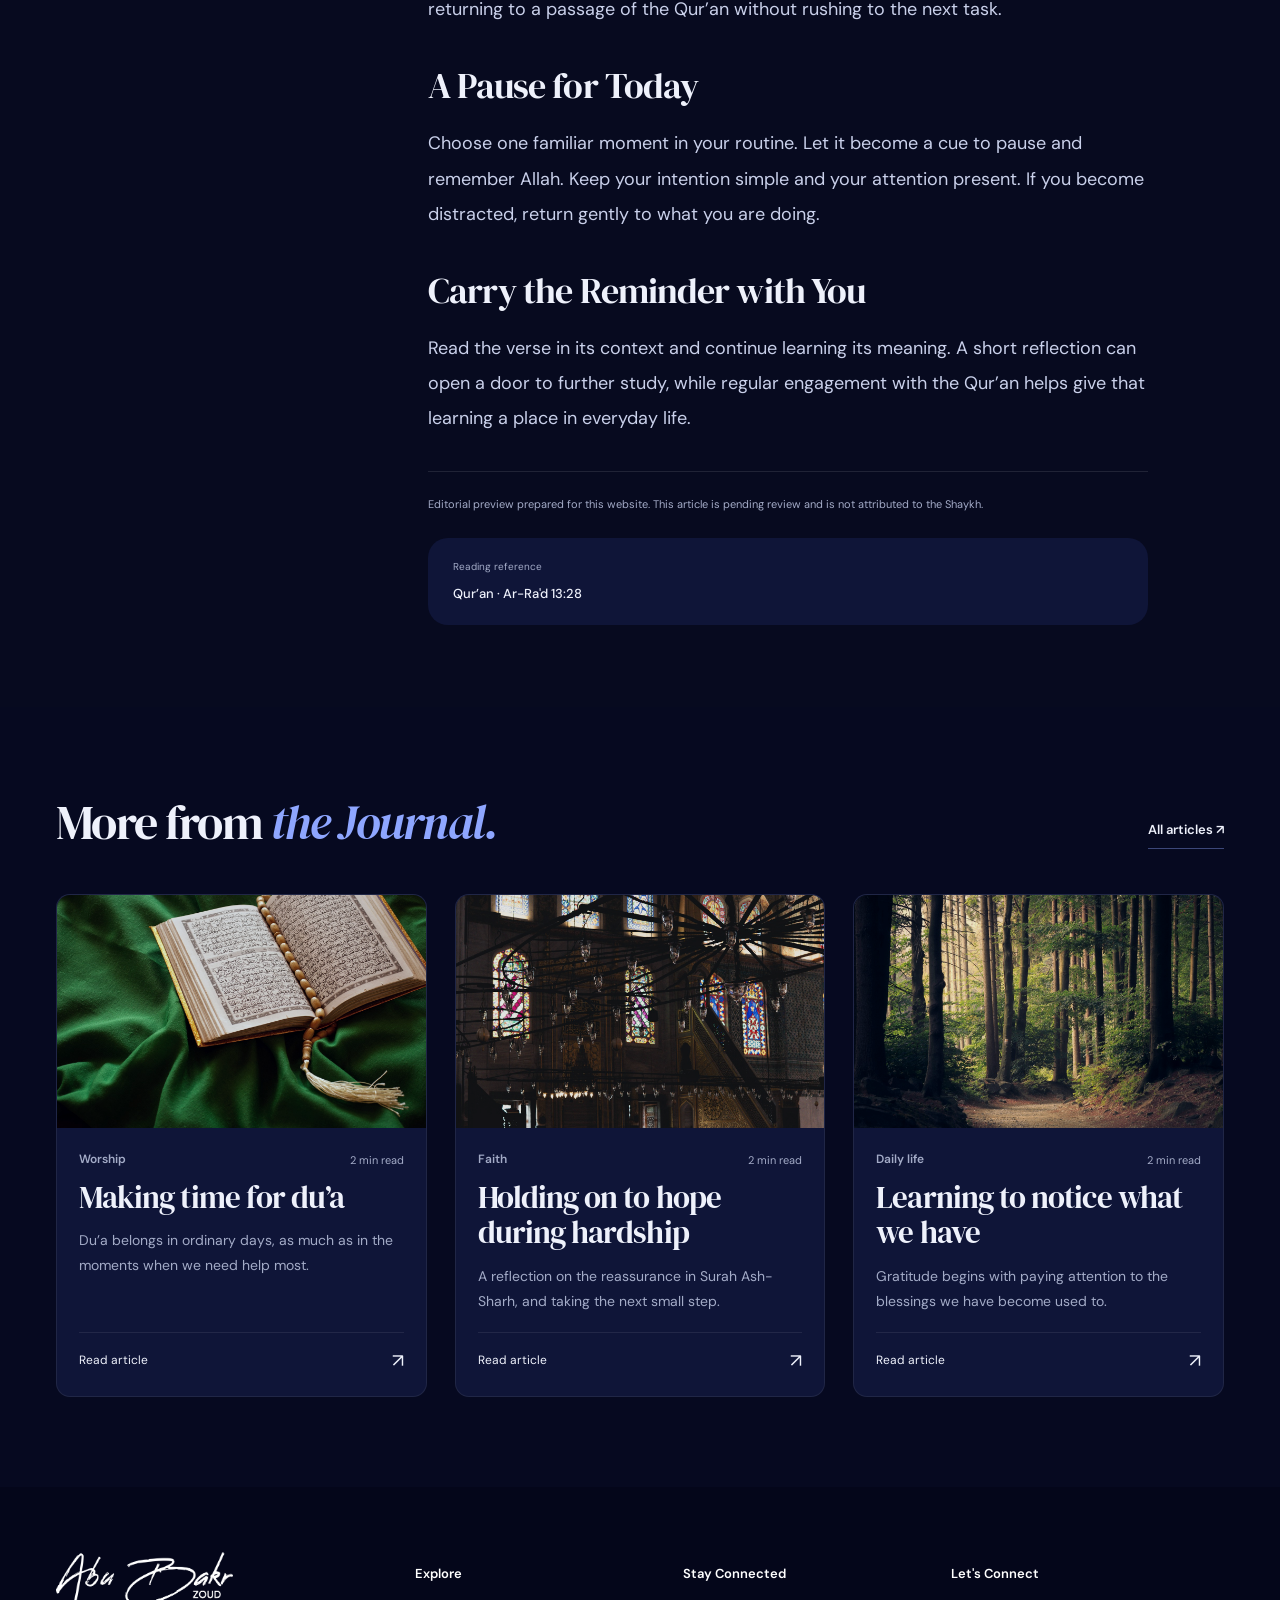
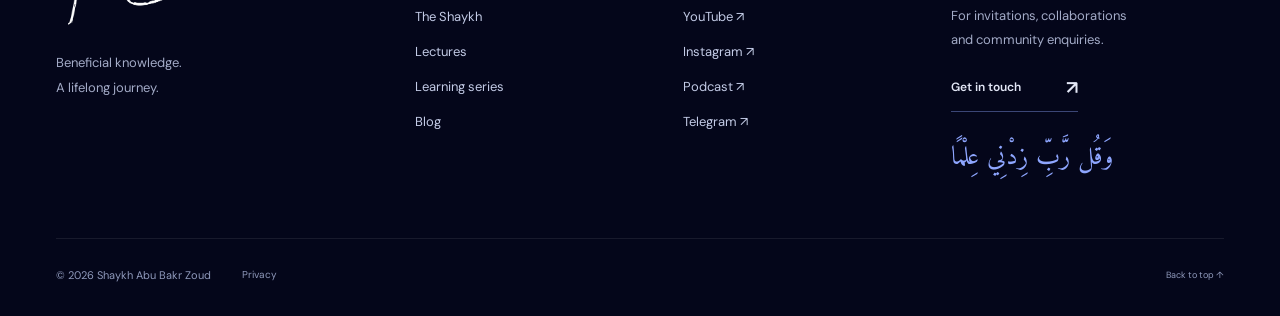
<file: remembering-allah-in-a-busy-day.html>
<!doctype html>
<html lang="en"><head>
<meta charset="utf-8"><meta name="viewport" content="width=device-width,initial-scale=1">
<title>Remembering Allah in a busy day | Shaykh Abu Bakr Zoud</title>
<meta name="description" content="How to make room for remembrance without waiting for life to slow down.">
<meta name="theme-color" content="#070a1f"><link rel="icon" href="assets/favicon.svg" type="image/svg+xml">
<link rel="preconnect" href="https://fonts.googleapis.com"><link rel="preconnect" href="https://fonts.gstatic.com" crossorigin>
<link href="https://fonts.googleapis.com/css2?family=DM+Sans:wght@400;450;500;550;600;650;700&family=DM+Serif+Display:ital@0;1&family=Amiri:wght@400;700&display=swap" rel="stylesheet">
<link rel="stylesheet" href="style.css"><link rel="stylesheet" href="editorial.css"><link rel="stylesheet" href="theme.css"><script src="journal-data.js" defer></script><script src="app.js" defer></script>
<script src="blog.js" defer></script></head><body><a class="skip" href="#main">Skip to content</a><header class="header" id="top"><div class="container nav-wrap">
<a class="brand" href="index.html" aria-label="Shaykh Abu Bakr Zoud home"><img src="assets/banner.png" alt="Abu Bakr Zoud" width="164" height="70"></a>
<nav aria-label="Main navigation" id="navigation"><a href="lectures.html">Lectures</a><a href="series.html">Series</a><a href="blog.html">Blog</a><a href="qa.html">Q&A</a><a href="about.html">About</a><a href="contact.html">Contact & Booking</a><a class="mobile-booking signin-toggle" href="#signin">Sign In</a></nav>
<div class="nav-actions"><button class="icon-button search-toggle" aria-label="Search lectures and articles"><svg viewBox="0 0 24 24" aria-hidden="true"><circle cx="10.5" cy="10.5" r="6.5"/><path d="m15.5 15.5 5 5"/></svg></button><button class="button small outline signin-toggle" type="button">Sign In</button><a class="button small light" href="series.html">Start Learning</a><button class="menu-toggle" aria-label="Open navigation" aria-expanded="false" aria-controls="navigation"><span></span><span></span></button></div>
</div></header><main id="main"><section class="article-intro"><div class="container"><nav class="breadcrumbs" aria-label="Breadcrumb"><a href="index.html">Home</a><span>/</span><a href="blog.html">Blog</a><span>/</span><span>Daily life</span></nav><div class="article-title-wrap"><h1>Remembering Allah in a busy day</h1><p>How to make room for remembrance without waiting for life to slow down.</p><div class="article-byline"><span>The journal</span><span>2 Min read</span><span>Editorial preview</span></div></div><figure class="article-hero"><img src="assets/blog-mosque.jpg" alt="Warm timber columns inside a mosque" width="1400" height="900" fetchpriority="high"></figure></div></section><div class="container article-layout"><aside class="article-aside"><a href="blog.html">← All articles</a><a href="#reflection">The reflection</a><a href="#practice">A practical step</a><a href="#continue">Further reflection</a><button class="share-article" type="button">Copy article link ↗</button><span id="share-status" role="status"></span></aside><article class="article-body"><p class="article-ar" lang="ar" dir="rtl">أَلَا بِذِكْرِ اللَّهِ تَطْمَئِنُّ الْقُلُوبُ</p><div class="verse-reference">QUR'AN · Ar-Ra&#x27;d 13:28</div><div id="reflection"><p>So much of the day asks for our attention. Messages arrive, tasks expand and moments of silence are quickly filled. It can become difficult to notice how much noise we are carrying.</p><p>Ar-Ra’d 13:28 connects the tranquillity of believing hearts with the remembrance of Allah. It draws our attention back to a relationship that deserves space within the day.</p><p>Making that space need not begin with a dramatic change. It might mean putting the phone aside after prayer, paying attention to the words of our remembrance or returning to a passage of the Qur’an without rushing to the next task.</p></div><section id="practice"><h2>A Pause for Today</h2><p>Choose one familiar moment in your routine. Let it become a cue to pause and remember Allah. Keep your intention simple and your attention present. If you become distracted, return gently to what you are doing.</p></section><section id="continue"><h2>Carry the Reminder with You</h2><p>Read the verse in its context and continue learning its meaning. A short reflection can open a door to further study, while regular engagement with the Qur’an helps give that learning a place in everyday life.</p></section><div class="article-editorial">Editorial preview prepared for this website. This article is pending review and is not attributed to the Shaykh.</div><div class="article-end"><span>Reading reference</span><strong>Qur’an · Ar-Ra&#x27;d 13:28</strong></div></article></div><section class="section related-section"><div class="container"><div class="section-heading"><div><h2>More from <em>the Journal.</em></h2></div><a class="text-link" href="blog.html">All articles ↗</a></div><div class="related-grid"><article class="story-card" data-category="Worship" data-title="Making time for du’a Du’a belongs in ordinary days, as much as in the moments when we need help most."><a class="story-image" href="making-time-for-dua.html" data-article="near" tabindex="-1" aria-hidden="true"><img src="assets/blog-quran.jpg" alt="" width="1200" height="800" loading="lazy"><span class="image-arrow" aria-hidden="true">↗</span></a><div class="story-copy"><div class="story-meta"><span>Worship</span><span>2 min read</span></div><h3><a href="making-time-for-dua.html" data-article="near">Making time for du’a</a></h3><p>Du’a belongs in ordinary days, as much as in the moments when we need help most.</p><a class="story-read" href="making-time-for-dua.html" data-article="near" aria-label="Read Making time for du’a" tabindex="-1">Read article <span aria-hidden="true">↗</span></a></div></article><article class="story-card" data-category="Faith" data-title="Holding on to hope during hardship A reflection on the reassurance in Surah Ash-Sharh, and taking the next small step."><a class="story-image" href="hope-during-hardship.html" data-article="ease" tabindex="-1" aria-hidden="true"><img src="assets/blog-mosque-light.jpg" alt="" width="1200" height="800" loading="lazy"><span class="image-arrow" aria-hidden="true">↗</span></a><div class="story-copy"><div class="story-meta"><span>Faith</span><span>2 min read</span></div><h3><a href="hope-during-hardship.html" data-article="ease">Holding on to hope during hardship</a></h3><p>A reflection on the reassurance in Surah Ash-Sharh, and taking the next small step.</p><a class="story-read" href="hope-during-hardship.html" data-article="ease" aria-label="Read Holding on to hope during hardship" tabindex="-1">Read article <span aria-hidden="true">↗</span></a></div></article><article class="story-card" data-category="Daily life" data-title="Learning to notice what we have Gratitude begins with paying attention to the blessings we have become used to."><a class="story-image" href="noticing-what-we-have.html" data-article="gratitude" tabindex="-1" aria-hidden="true"><img src="assets/blog-forest.jpg" alt="" width="1200" height="800" loading="lazy"><span class="image-arrow" aria-hidden="true">↗</span></a><div class="story-copy"><div class="story-meta"><span>Daily life</span><span>2 min read</span></div><h3><a href="noticing-what-we-have.html" data-article="gratitude">Learning to notice what we have</a></h3><p>Gratitude begins with paying attention to the blessings we have become used to.</p><a class="story-read" href="noticing-what-we-have.html" data-article="gratitude" aria-label="Read Learning to notice what we have" tabindex="-1">Read article <span aria-hidden="true">↗</span></a></div></article></div></div></section></main><footer><div class="container"><div class="footer-main"><div class="footer-identity"><a class="brand" href="index.html" aria-label="Shaykh Abu Bakr Zoud home"><img src="assets/banner.png" alt="Abu Bakr Zoud" width="200" height="85"></a><p>Beneficial knowledge.<br>A lifelong journey.</p></div><div class="footer-col"><h2>Explore</h2><a href="about.html">The Shaykh</a><a href="lectures.html">Lectures</a><a href="series.html">Learning series</a><a href="blog.html">Blog</a></div><div class="footer-col"><h2>Stay Connected</h2><a href="https://www.youtube.com/@abubakrzoud" target="_blank" rel="noopener">YouTube ↗</a><a href="https://www.instagram.com/abubakrzoud/" target="_blank" rel="noopener">Instagram ↗</a><a href="https://muslimcentral.com/audio/abu-bakr-zoud/" target="_blank" rel="noopener">Podcast ↗</a><a href="https://t.me/abubakrzoud" target="_blank" rel="noopener">Telegram ↗</a></div><div class="footer-contact"><h2>Let's Connect</h2><p>For invitations, collaborations<br>and community enquiries.</p><a class="text-link" href="contact.html">Get in touch <span aria-hidden="true">↗</span></a><span lang="ar" dir="rtl">وَقُل رَّبِّ زِدْنِي عِلْمًا</span></div></div><div class="footer-bottom"><span>© 2026 Shaykh Abu Bakr Zoud</span><button class="privacy-toggle">Privacy</button><a href="#top">Back to top ↑</a></div></div></footer><dialog id="search-dialog" aria-labelledby="search-title"><div class="dialog-head"><button class="dialog-close" aria-label="Close search">×</button></div><h2 id="search-title">What Would You<br>Like to <em>Explore?</em></h2><label for="search-input">Search lectures and articles</label><input type="search" id="search-input" placeholder="Try Qur’an, patience or forgiveness" autocomplete="off"><div id="search-results" aria-live="polite"></div><a class="text-link" href="https://www.youtube.com/@abubakrzoud/videos" target="_blank" rel="noopener">Browse the full channel ↗</a></dialog>
<dialog id="article-dialog" aria-labelledby="article-title"><div class="dialog-head"><button class="dialog-close" aria-label="Close reflection">×</button></div><span class="preview-label">Editorial preview · Pending review</span><h2 id="article-title"></h2><div id="article-body"></div></dialog>
<dialog id="contact-dialog" aria-labelledby="contact-title"><div class="dialog-head"><button class="dialog-close" aria-label="Close contact form">×</button></div><h2 id="contact-title">Invite the Shaykh<br>to Your <em>Community.</em></h2><p class="form-note">Preview enquiry form. Details entered here are not sent.</p><form id="contact-form"><div class="form-row"><div><label for="name">Your name</label><input id="name" name="name" autocomplete="name" required></div><div><label for="email">Email address</label><input id="email" name="email" type="email" autocomplete="email" required></div></div><label for="organisation">Masjid or organisation</label><input id="organisation" name="organisation" autocomplete="organization"><div class="form-row"><div><label for="event-type">Enquiry type</label><select id="event-type" name="type"><option>Speaking invitation</option><option>Community event</option><option>Media enquiry</option><option>General enquiry</option></select></div><div><label for="city">City & country</label><input id="city" name="city"></div></div><label for="message">Tell us about your event</label><textarea id="message" name="message" rows="3" required placeholder="Proposed dates, audience and event details"></textarea><button class="button green" type="submit">Preview enquiry <span aria-hidden="true">↗</span></button><p id="contact-status" aria-live="polite"></p><pre id="enquiry-draft" hidden></pre><button id="copy-enquiry" class="text-link" type="button" hidden>Copy enquiry text</button></form></dialog>
<dialog id="privacy-dialog" aria-labelledby="privacy-title"><div class="dialog-head"><button class="dialog-close" aria-label="Close privacy information">×</button></div><h2 id="privacy-title">A Note on <em>Privacy.</em></h2><p>This website is a design concept. The enquiry and question forms work on your device only and do not send or store your details on a server. Questions you submit on the Q&amp;A page are kept in this browser until you remove them.</p><p>External video, podcast and social links take you to other platforms, where their own privacy policies apply. This concept does not use analytics or advertising cookies. Fonts are served by Google Fonts.</p></dialog>
<dialog id="signin-dialog" aria-labelledby="signin-title"><div class="dialog-head"><button class="dialog-close" aria-label="Close sign in">×</button></div><h2 id="signin-title">Accounts Are <em>Coming Soon.</em></h2><p>Soon you will be able to create a free account to save your progress, pick up each series where you left off and access member courses.</p><p>Until then, every series is free to watch on YouTube.</p><div class="dialog-actions"><a class="button green" href="series.html">Browse the series <span aria-hidden="true">↗</span></a><a class="text-link" href="https://www.youtube.com/@abubakrzoud?sub_confirmation=1" target="_blank" rel="noopener">Subscribe on YouTube <span aria-hidden="true">↗</span></a></div></dialog>
</body></html>
</file>
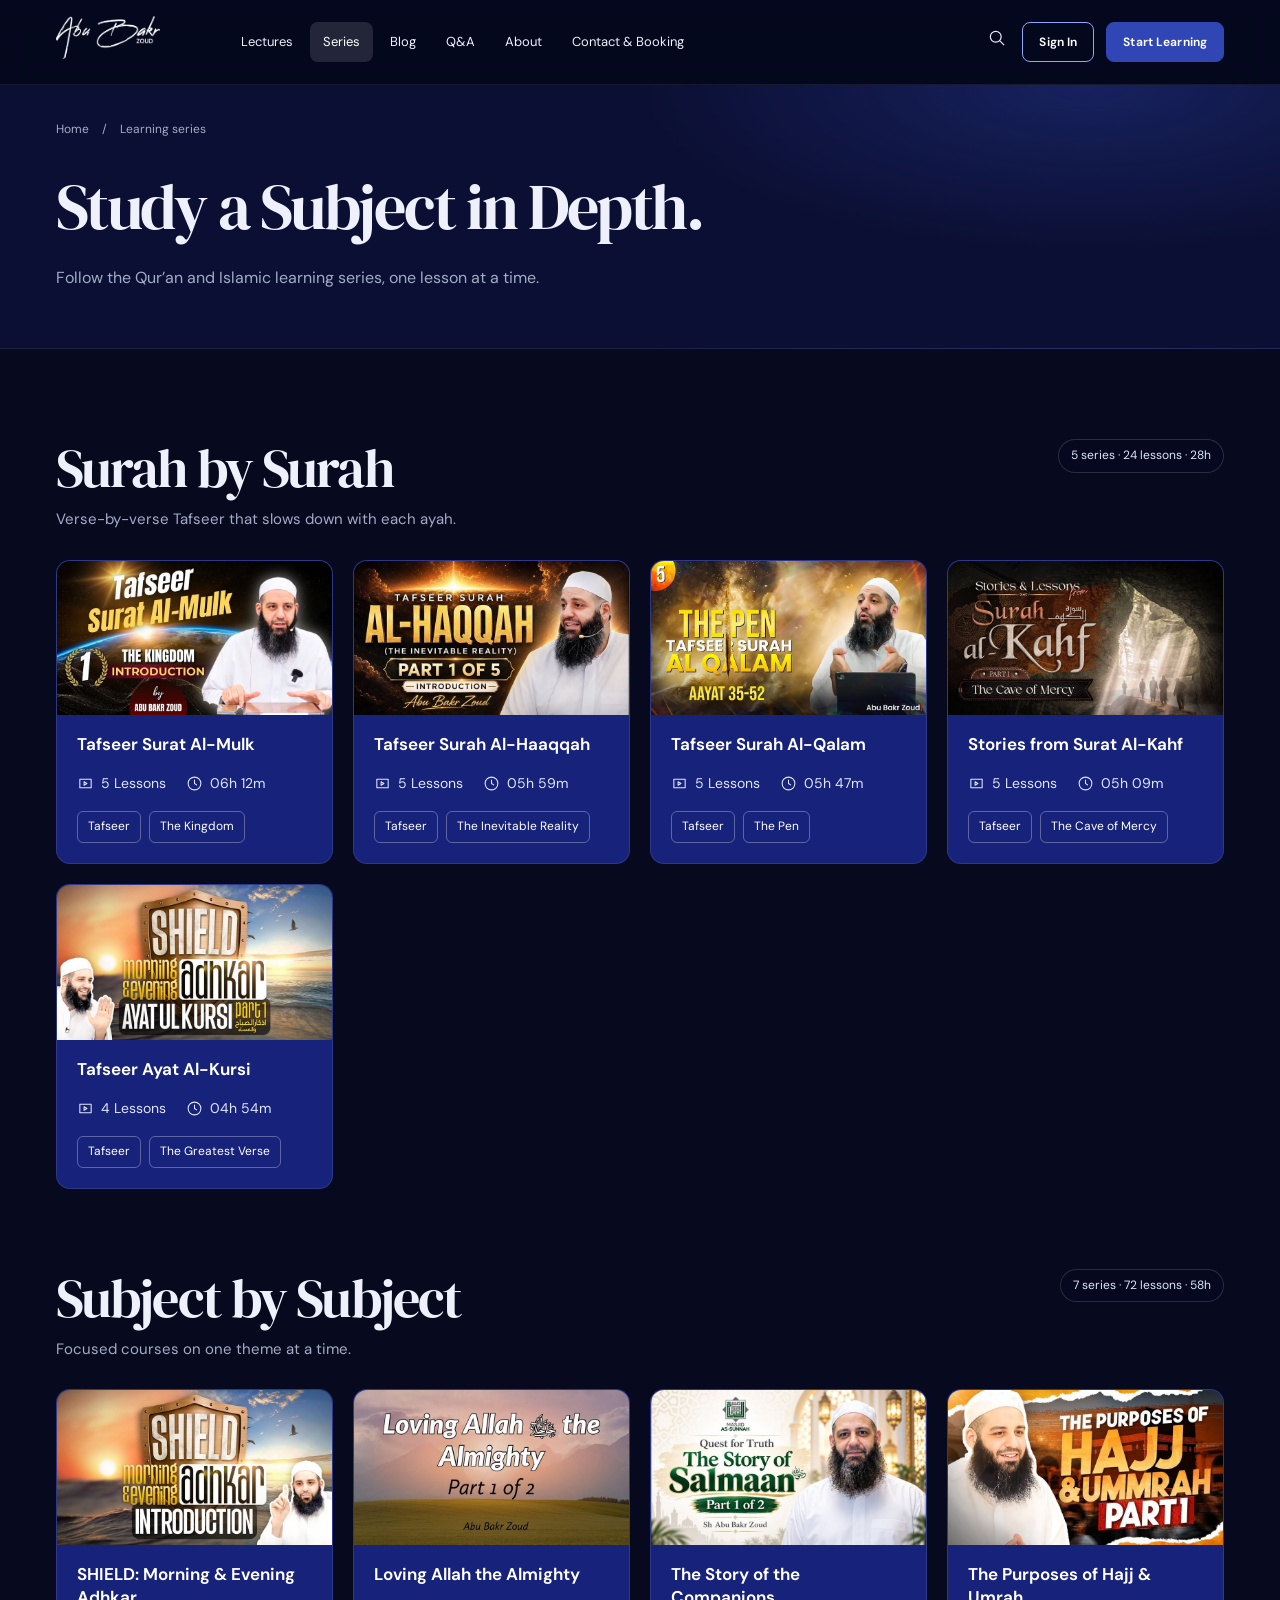
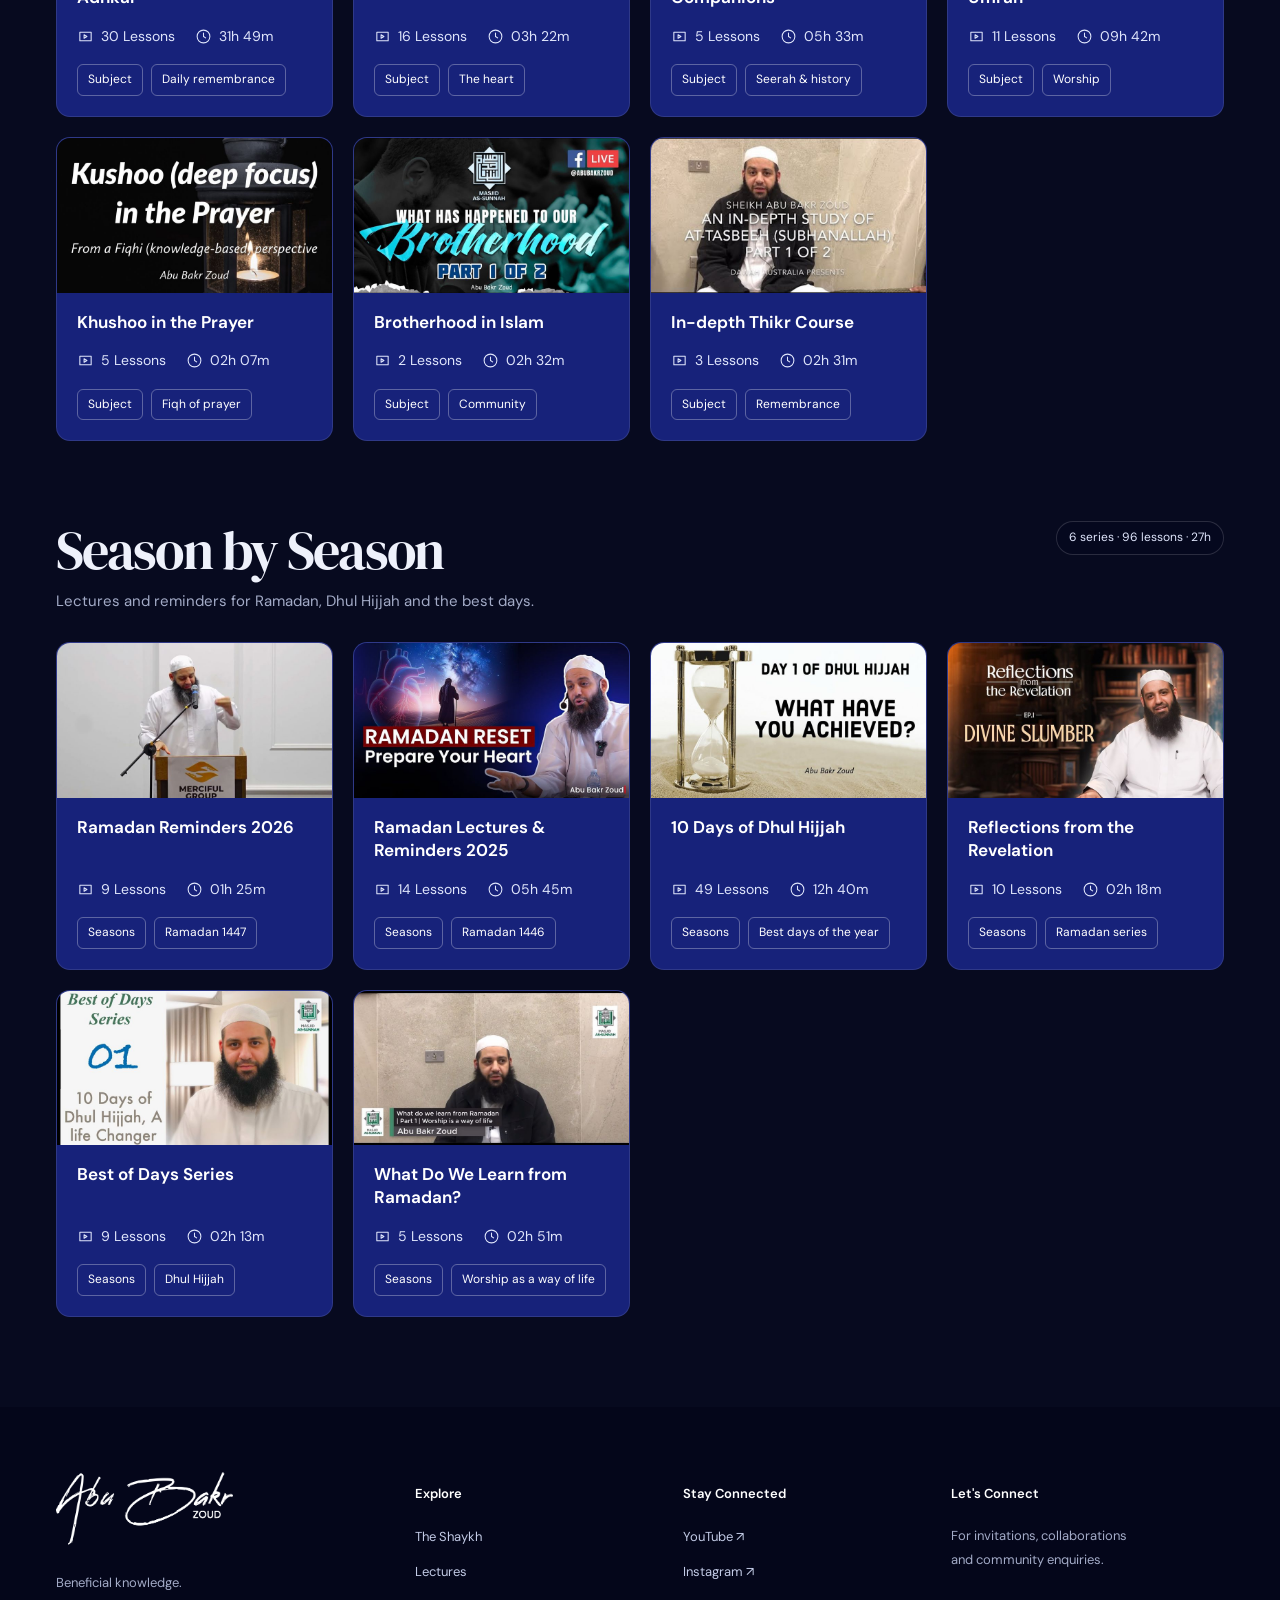
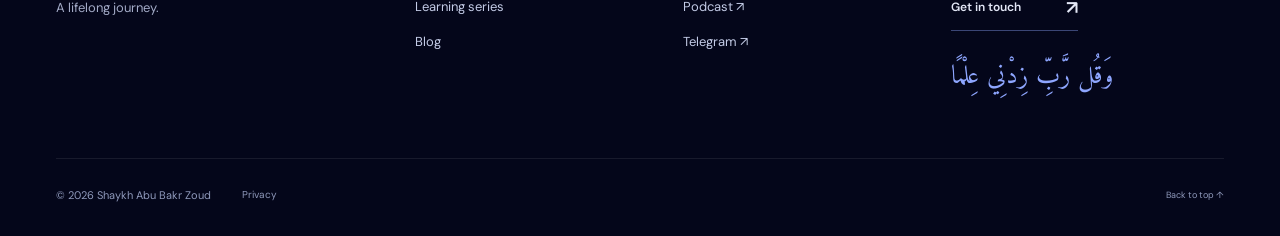
<file: series.html>
<!doctype html><html lang="en"><head>
<meta charset="utf-8"><meta name="viewport" content="width=device-width,initial-scale=1">
<title>Learning series | Shaykh Abu Bakr Zoud</title>
<meta name="description" content="Explore lectures, Qur'an study and reflections with Shaykh Abu Bakr Zoud. Lectures, learning series and reflections on faith and everyday life.">
<meta name="theme-color" content="#070a1f"><link rel="icon" href="assets/favicon.svg" type="image/svg+xml">
<link rel="preconnect" href="https://fonts.googleapis.com"><link rel="preconnect" href="https://fonts.gstatic.com" crossorigin>
<link href="https://fonts.googleapis.com/css2?family=DM+Sans:wght@400;450;500;550;600;650;700&family=DM+Serif+Display:ital@0;1&family=Amiri:wght@400;700&display=swap" rel="stylesheet">
<link rel="stylesheet" href="style.css"><link rel="stylesheet" href="editorial.css"><link rel="stylesheet" href="theme.css"><link rel="stylesheet" href="home.css"><script src="journal-data.js" defer></script><script src="app.js" defer></script><script src="series-data.js" defer></script><script src="home.js" defer></script>
</head><body><a class="skip" href="#main">Skip to content</a><header class="header" id="top"><div class="container nav-wrap">
<a class="brand" href="index.html" aria-label="Shaykh Abu Bakr Zoud home"><img src="assets/banner.png" alt="Abu Bakr Zoud" width="164" height="70"></a>
<nav aria-label="Main navigation" id="navigation"><a href="lectures.html">Lectures</a><a href="series.html" aria-current="page">Series</a><a href="blog.html">Blog</a><a href="qa.html">Q&A</a><a href="about.html">About</a><a href="contact.html">Contact & Booking</a><a class="mobile-booking signin-toggle" href="#signin">Sign In</a></nav>
<div class="nav-actions"><button class="icon-button search-toggle" aria-label="Search lectures and articles"><svg viewBox="0 0 24 24" aria-hidden="true"><circle cx="10.5" cy="10.5" r="6.5"/><path d="m15.5 15.5 5 5"/></svg></button><button class="button small outline signin-toggle" type="button">Sign In</button><a class="button small light" href="series.html">Start Learning</a><button class="menu-toggle" aria-label="Open navigation" aria-expanded="false" aria-controls="navigation"><span></span><span></span></button></div>
</div></header><main id="main"><section class="page-intro"><div class="container"><nav class="breadcrumbs" aria-label="Breadcrumb"><a href="index.html">Home</a><span>/</span><span aria-current="page">Learning series</span></nav><h1>Study a Subject in Depth.</h1><p>Follow the Qur’an and Islamic learning series, one lesson at a time.</p></div></section><section class="section series-library"><div class="container"><div class="series-group" id="tafseer"><div class="series-group-head"><div><h2>Surah by Surah</h2><p>Verse-by-verse Tafseer that slows down with each ayah.</p></div><span class="path-stats" data-stats="tafseer"></span></div><div class="series-grid-all" data-series-group="tafseer"></div></div><div class="series-group" id="subjects"><div class="series-group-head"><div><h2>Subject by Subject</h2><p>Focused courses on one theme at a time.</p></div><span class="path-stats" data-stats="subjects"></span></div><div class="series-grid-all" data-series-group="subjects"></div></div><div class="series-group" id="seasons"><div class="series-group-head"><div><h2>Season by Season</h2><p>Lectures and reminders for Ramadan, Dhul Hijjah and the best days.</p></div><span class="path-stats" data-stats="seasons"></span></div><div class="series-grid-all" data-series-group="seasons"></div></div></div></section></main><footer><div class="container"><div class="footer-main"><div class="footer-identity"><a class="brand" href="index.html" aria-label="Shaykh Abu Bakr Zoud home"><img src="assets/banner.png" alt="Abu Bakr Zoud" width="200" height="85"></a><p>Beneficial knowledge.<br>A lifelong journey.</p></div><div class="footer-col"><h2>Explore</h2><a href="about.html">The Shaykh</a><a href="lectures.html">Lectures</a><a href="series.html">Learning series</a><a href="blog.html">Blog</a></div><div class="footer-col"><h2>Stay Connected</h2><a href="https://www.youtube.com/@abubakrzoud" target="_blank" rel="noopener">YouTube ↗</a><a href="https://www.instagram.com/abubakrzoud/" target="_blank" rel="noopener">Instagram ↗</a><a href="https://muslimcentral.com/audio/abu-bakr-zoud/" target="_blank" rel="noopener">Podcast ↗</a><a href="https://t.me/abubakrzoud" target="_blank" rel="noopener">Telegram ↗</a></div><div class="footer-contact"><h2>Let's Connect</h2><p>For invitations, collaborations<br>and community enquiries.</p><a class="text-link" href="contact.html">Get in touch <span aria-hidden="true">↗</span></a><span lang="ar" dir="rtl">وَقُل رَّبِّ زِدْنِي عِلْمًا</span></div></div><div class="footer-bottom"><span>© 2026 Shaykh Abu Bakr Zoud</span><button class="privacy-toggle">Privacy</button><a href="#top">Back to top ↑</a></div></div></footer><dialog id="search-dialog" aria-labelledby="search-title"><div class="dialog-head"><button class="dialog-close" aria-label="Close search">×</button></div><h2 id="search-title">What Would You<br>Like to <em>Explore?</em></h2><label for="search-input">Search lectures and articles</label><input type="search" id="search-input" placeholder="Try Qur’an, patience or forgiveness" autocomplete="off"><div id="search-results" aria-live="polite"></div><a class="text-link" href="https://www.youtube.com/@abubakrzoud/videos" target="_blank" rel="noopener">Browse the full channel ↗</a></dialog>
<dialog id="article-dialog" aria-labelledby="article-title"><div class="dialog-head"><button class="dialog-close" aria-label="Close reflection">×</button></div><span class="preview-label">Editorial preview · Pending review</span><h2 id="article-title"></h2><div id="article-body"></div></dialog>
<dialog id="contact-dialog" aria-labelledby="contact-title"><div class="dialog-head"><button class="dialog-close" aria-label="Close contact form">×</button></div><h2 id="contact-title">Invite the Shaykh<br>to Your <em>Community.</em></h2><p class="form-note">Preview enquiry form. Details entered here are not sent.</p><form id="contact-form"><div class="form-row"><div><label for="name">Your name</label><input id="name" name="name" autocomplete="name" required></div><div><label for="email">Email address</label><input id="email" name="email" type="email" autocomplete="email" required></div></div><label for="organisation">Masjid or organisation</label><input id="organisation" name="organisation" autocomplete="organization"><div class="form-row"><div><label for="event-type">Enquiry type</label><select id="event-type" name="type"><option>Speaking invitation</option><option>Community event</option><option>Media enquiry</option><option>General enquiry</option></select></div><div><label for="city">City & country</label><input id="city" name="city"></div></div><label for="message">Tell us about your event</label><textarea id="message" name="message" rows="3" required placeholder="Proposed dates, audience and event details"></textarea><button class="button green" type="submit">Preview enquiry <span aria-hidden="true">↗</span></button><p id="contact-status" aria-live="polite"></p><pre id="enquiry-draft" hidden></pre><button id="copy-enquiry" class="text-link" type="button" hidden>Copy enquiry text</button></form></dialog>
<dialog id="privacy-dialog" aria-labelledby="privacy-title"><div class="dialog-head"><button class="dialog-close" aria-label="Close privacy information">×</button></div><h2 id="privacy-title">A Note on <em>Privacy.</em></h2><p>This website is a design concept. The enquiry and question forms work on your device only and do not send or store your details on a server. Questions you submit on the Q&amp;A page are kept in this browser until you remove them.</p><p>External video, podcast and social links take you to other platforms, where their own privacy policies apply. This concept does not use analytics or advertising cookies. Fonts are served by Google Fonts.</p></dialog>
<dialog id="signin-dialog" aria-labelledby="signin-title"><div class="dialog-head"><button class="dialog-close" aria-label="Close sign in">×</button></div><h2 id="signin-title">Accounts Are <em>Coming Soon.</em></h2><p>Soon you will be able to create a free account to save your progress, pick up each series where you left off and access member courses.</p><p>Until then, every series is free to watch on YouTube.</p><div class="dialog-actions"><a class="button green" href="series.html">Browse the series <span aria-hidden="true">↗</span></a><a class="text-link" href="https://www.youtube.com/@abubakrzoud?sub_confirmation=1" target="_blank" rel="noopener">Subscribe on YouTube <span aria-hidden="true">↗</span></a></div></dialog>
</body></html>
</file>
<file: style.css>
:root{--green:#2f46b4;--deep:#04061a;--cream:#070a1f;--sand:#161d4a;--gold:#8ea6ff;--ink:#eef1fb;--muted:#a3abc7;--line:#ffffff1a;--navy:#0b0f33;--surface:#0f1538;--surface-2:#151c47;--accent:#2f46b4;--accent-hover:#3d57d4;--accent-soft:#8ea6ff;--on-accent:#fff;--serif:'DM Serif Display',Georgia,serif;--sans:'DM Sans',Arial,sans-serif}*{box-sizing:border-box}html{scroll-behavior:smooth;scroll-padding-top:108px}body{margin:0;color:var(--ink);background:var(--cream);font:16px/1.65 var(--sans);-webkit-font-smoothing:antialiased}button,input,textarea,select{font:inherit}button,a{-webkit-tap-highlight-color:transparent}a{color:inherit;text-decoration:none}button{cursor:pointer;color:inherit}button:disabled{cursor:default}button{border:0}img{max-width:100%;display:block}button,input,a,textarea,select{touch-action:manipulation}button:focus-visible,a:focus-visible,input:focus-visible,textarea:focus-visible,select:focus-visible{outline:3px solid #8ea6ff;outline-offset:5px}[hidden]{display:none!important}h1,h2,h3,p{margin:0}h1,h2,h3{font-family:var(--serif);font-weight:400;line-height:1.08;letter-spacing:-.035em}h2{font-size:clamp(38px,4.2vw,61px)}h2 em,h1 em{font-weight:400;color:inherit}p{color:var(--muted)}.container{width:min(1280px,calc(100% - 112px));margin:auto}.section{padding:108px 0}.eyebrow{font-size:10px;font-weight:650;letter-spacing:.19em;line-height:1.5;color:var(--accent-soft);margin-bottom:23px}.eyebrow.pale{color:#c9d3f5}.text-link{display:inline-flex;align-items:center;gap:30px;font-size:13px;font-weight:600;border-bottom:1px solid #8ea6ff66;padding:4px 0 7px;background:none}.text-link span{font-size:19px;transition:transform .2s}.text-link:hover span{transform:translate(3px,-3px)}.button{display:inline-flex;justify-content:center;align-items:center;gap:24px;padding:17px 23px;font-size:12px;font-weight:650;line-height:1.4;min-height:51px;border:1px solid transparent;transition:background .25s,transform .25s}.button:hover{transform:translateY(-2px)}.button span:last-child{font-size:19px;line-height:1}.button.cream{background:var(--accent);color:var(--on-accent)}.button.cream:hover{background:var(--accent-hover)}.button.light{border-color:#8ea6ff88;color:#eef1fb;background:transparent}.button.green{background:var(--green);color:#fff}.button.small{padding:11px 17px;min-height:43px;font-size:11px;gap:22px}.skip{position:fixed;top:-100px;left:20px;z-index:100;background:var(--surface-2);padding:15px}.skip:focus{top:10px}.header{background:#05081de6;color:#eef1fb;border-bottom:1px solid #ffffff14;position:sticky;top:0;z-index:30}.nav-wrap{display:flex;align-items:center;justify-content:space-between;gap:25px;height:97px}.brand{width:180px;flex-shrink:0;display:block}.brand img{width:151px;height:59px;object-fit:contain;object-position:left;max-width:none}.brand>span{display:block;font-size:7.5px;letter-spacing:.2em;margin-top:-5px}.header nav{display:flex;gap:29px;margin-left:auto;margin-right:25px;align-items:center}.header nav a{font-size:12px;white-space:nowrap;position:relative;padding:10px 0}.header nav a:after{content:'';position:absolute;bottom:3px;left:0;width:0;height:1px;background:var(--gold);transition:width .2s}.header nav a:hover:after{width:100%}.nav-actions{display:flex;align-items:center;gap:21px}.icon-button{background:none;color:inherit;width:27px;height:35px;padding:2px}.icon-button svg,.library-search svg{width:20px;height:20px;stroke:currentColor;fill:none;stroke-width:1.4}.menu-toggle{display:none;background:none;width:35px;padding:8px 2px}.menu-toggle span{height:1px;width:25px;display:block;background:white;margin:6px 0}.hero{position:relative;isolation:isolate;background:var(--navy);color:var(--ink);overflow:hidden}.hero-grid{display:grid;grid-template-columns:1.15fr 1fr;gap:50px;align-items:center;position:relative;z-index:1;padding-top:52px;padding-bottom:63px}.hero-copy{position:relative}.hero-copy .eyebrow{font-size:9px;display:flex;align-items:center;gap:12px;margin-bottom:26px}.tiny-star{color:var(--gold);font-size:22px;font-weight:400}.hero h1{font-size:clamp(59px,5.9vw,87px);line-height:1.025;letter-spacing:-.045em;margin-left:-3px}.hero h1 em{color:var(--accent-soft)}.hero-copy>p{color:#c3cbe6;font-size:14px;max-width:370px;line-height:1.85;margin-top:26px}.hero-buttons{display:flex;gap:30px;align-items:center;margin-top:32px}.hero-buttons .button{padding:16px 19px;gap:15px}.play-mini{font-size:10px!important}.quiet-link{font-size:12px;border-bottom:1px solid #8ea6ff88;padding:7px 0;white-space:nowrap}.quiet-link span{margin-left:13px}.hero-foot{display:flex;align-items:center;gap:16px;margin-top:47px;font-size:8px;letter-spacing:.16em;color:#aab4d6}.hero-foot .line{width:41px;height:1px;background:#8ea6ff}.hero-art{height:535px;position:relative;padding:18px 28px 0 0}.portrait-frame{height:100%;position:relative;overflow:hidden;border-radius:230px 230px 4px 4px;background:#151c47}.portrait-frame img{height:100%;width:100%;object-fit:cover;object-position:45% center;filter:saturate(.68)}.portrait-shade{position:absolute;inset:0;background:linear-gradient(0deg,#060920e6,transparent 48%)}.portrait-caption{position:absolute;bottom:29px;left:30px;right:20px}.portrait-caption span{display:block;font-size:8px;letter-spacing:.2em;color:#b7c5f7;margin-bottom:7px}.portrait-caption strong{font-family:var(--serif);font-size:26px;font-weight:400}.seal{position:absolute;top:0;right:-5px;width:126px;height:126px;border-radius:100%;background:#e8ecfa;color:#0b0f33;display:flex;align-items:center;justify-content:center;flex-direction:column;gap:6px;outline:1px solid #8ea6ff;outline-offset:-9px;transform:rotate(12deg);box-shadow:0 4px 25px #00000040}.seal>span{font-size:6.5px;letter-spacing:.15em;font-weight:600}.seal b{font:29px/1.4 Amiri,serif}.portrait-side{position:absolute;right:-14px;bottom:55px;writing-mode:vertical-rl;font-size:7px;letter-spacing:.2em;color:#9fabd6}.hero-lines{position:absolute;width:800px;height:800px;border:1px solid #8ea6ff14;border-radius:50%;left:-500px;top:-50px;pointer-events:none}.hero-lines:before,.hero-lines:after{content:'';position:absolute;inset:55px;border:1px solid #8ea6ff14;border-radius:50%}.hero-lines:after{inset:-55px}.hero-bottom{display:flex;justify-content:space-between;align-items:center;padding:19px 0 22px;border-top:1px solid #ffffff1b;font-size:8px;letter-spacing:.16em;color:#aab4d6}.hero-bottom>span:first-child{font:18px Amiri,serif;letter-spacing:0}.hero-bottom a{display:flex;gap:20px}.hero-bottom a span{font-size:16px;line-height:1}.pathways{background:#060920;border-bottom:1px solid #ffffff12}.pathway-grid{display:grid;grid-template-columns:repeat(3,1fr)}.pathway-grid>a{display:flex;align-items:center;gap:18px;padding:29px 28px;border-right:1px solid #ffffff12;transition:background .2s}.pathway-grid>a:first-child{padding-left:0}.pathway-grid>a:last-child{border:0;padding-right:0}.pathway-grid>a:hover{background:#0f1538}.path-icon{font-size:31px;color:var(--accent-soft);width:35px;line-height:1}.pathway-grid b{display:block;font:20px/1.3 var(--serif);letter-spacing:-.02em}.pathway-grid small{font-size:10px;color:var(--muted);margin-top:5px;display:block}.path-arrow{margin-left:auto;font-size:20px}.section-heading{display:flex;justify-content:space-between;align-items:flex-end;margin-bottom:45px;gap:35px}.section-heading .eyebrow{margin-bottom:18px}.heading-aside{max-width:320px;padding-bottom:5px}.heading-aside p{font-size:13px;line-height:1.85;margin-bottom:18px}.heading-aside .text-link{font-size:11px}.library-toolbar{display:flex;justify-content:space-between;gap:20px;align-items:center;padding:17px 0 25px;border-top:1px solid var(--line)}.filters{display:flex;gap:8px;flex-wrap:wrap}.filter{font-size:10px;background:transparent;padding:9px 16px;border:1px solid transparent;border-radius:30px;color:#a3abc7;transition:background .2s}.filter.active{background:var(--green);color:var(--on-accent)}.filter:not(.active):hover{border-color:#8ea6ff88}.library-search{background:none;display:flex;align-items:center;gap:11px;font-size:10px;white-space:nowrap}.library-search svg{width:15px;height:15px}.video-grid{display:grid;grid-template-columns:1.25fr 1fr;column-gap:38px;row-gap:18px;min-height:430px}.video-card{display:grid;grid-template-columns:155px 1fr;gap:21px;padding-bottom:17px;border-bottom:1px solid var(--line);align-items:center}.video-card.featured{grid-row:span 3;display:flex;align-items:stretch;flex-direction:column;padding:0;border:none;gap:18px}.video-image{position:relative;aspect-ratio:16/9;background:var(--green);overflow:hidden}.video-image img{width:100%;height:100%;object-fit:cover;transition:transform .5s,filter .5s;filter:saturate(.65)}.video-card:hover img{transform:scale(1.035);filter:saturate(1)}.video-card.featured .video-image{aspect-ratio:16/9}.video-play{position:absolute;left:50%;top:50%;transform:translate(-50%,-50%);width:37px;height:37px;background:#2f46b4e8;border-radius:100%;display:grid;place-items:center;font-size:12px;padding-left:2px;color:#fff}.featured .video-play{width:62px;height:62px;font-size:19px}.video-type{font-size:8px;letter-spacing:.14em;font-weight:600;margin-bottom:7px;color:var(--accent-soft)}.video-card h3{font-size:21px;line-height:1.2;letter-spacing:-.02em}.video-card.featured h3{font-size:31px;max-width:440px}.video-action{font-size:10px;margin-top:12px;color:#a3abc7;display:flex;gap:20px;align-items:center}.video-action span{font-size:17px}.featured .video-action{margin-top:14px}.library-more{display:flex;width:max-content;margin-top:35px;margin-left:auto;font-size:11px}.no-results{padding:50px 0}.series{background:#060920;color:var(--ink)}.series .heading-aside p{color:#aab4d6}.series .heading-aside .text-link{border-color:#8ea6ff66}.series h2 em{color:var(--accent-soft)}.series-grid{display:grid;grid-template-columns:repeat(3,1fr);gap:21px}.series-card{position:relative;display:flex;flex-direction:column;min-height:430px;padding:27px;isolation:isolate;overflow:hidden;border:1px solid #ffffff1a}.series-card:after{content:'';position:absolute;inset:0;z-index:-1;background:linear-gradient(transparent,#04061a40);transition:background .3s}.series-card:hover .circle-arrow{background:var(--accent);color:#fff;transform:rotate(10deg)}.series-quran{background:#151c47;color:#eef1fb}.series-quran:before{content:'';position:absolute;inset:0;z-index:-1;background:repeating-radial-gradient(ellipse at 80% -30%,transparent 0 31px,#8ea6ff20 32px 33px,transparent 34px 43px)}.series-brotherhood{background:#151c47;color:#eef1fb}.series-brotherhood:before{content:'';position:absolute;inset:0;z-index:-1;background:repeating-linear-gradient(90deg,transparent 0 35px,#8ea6ff20 36px 37px,transparent 38px 76px);mask-image:linear-gradient(black,transparent)}.series-ramadan{background:#151c47;color:#eef1fb}.series-ramadan:before{content:'';position:absolute;inset:0;z-index:-1;background:radial-gradient(ellipse at 50% 0,#8ea6ff20,transparent 70%)}.series-top{display:flex;justify-content:space-between;align-items:center;font-size:8px;letter-spacing:.13em;font-weight:600}.circle-arrow{display:grid;place-items:center;font-size:20px;width:33px;height:33px;border:1px solid currentColor;border-radius:100%;transition:background .2s,transform .2s}.arabic-cover{font:70px/1.3 Amiri,serif;text-align:center;padding:38px 0 32px;opacity:.86}.series-bottom{margin-top:auto}.series-bottom>span:first-child{font-size:8px;letter-spacing:.16em;opacity:.75}.series-bottom h3{font-size:31px;margin:10px 0 12px;letter-spacing:-.03em}.series-bottom p{font-size:11px;line-height:1.8;color:inherit;opacity:.8}.series-link{display:flex;justify-content:space-between;border-top:1px solid #ffffff2a;margin-top:23px;padding-top:14px;font-size:10px;font-weight:600}.series-ramadan .series-link{border-color:#ffffff40}.about-grid{display:grid;grid-template-columns:1fr 1.1fr;align-items:center;gap:110px}.about-visual{position:relative;padding:0 25px 38px 0}.about-photo{aspect-ratio:1/1.15;overflow:hidden;background:#151c47}.about-photo img{height:100%;width:100%;object-fit:cover;filter:saturate(.45)}.about-note{position:absolute;bottom:0;right:0;background:var(--surface-2);padding:26px 33px;width:75%;border-left:4px solid var(--accent)}.about-note .eyebrow{display:block;font-size:7px;margin-bottom:10px}.about-note>span:last-child{font-family:var(--serif);font-size:23px;line-height:1.2}.about-copy h2{font-size:clamp(38px,3.6vw,52px)}.about-copy p{font-size:13px;line-height:1.9;margin-top:20px}.about-copy .about-intro{font-size:18px;color:var(--ink);line-height:1.6;max-width:410px;margin-top:25px}.about-details{display:grid;grid-template-columns:1.4fr 1fr;gap:20px;border-top:1px solid var(--line);padding-top:22px;margin:28px 0}.about-details span{display:block;font-size:8px;letter-spacing:.16em;color:#a3abc7;margin-bottom:5px}.about-details b{font-size:10px;font-weight:500}.about-copy .text-link{font-size:11px}.quote-band{background:var(--surface);text-align:center;padding:65px 0 68px;border-block:1px solid #ffffff12}.quote-band .eyebrow{font-size:8px;margin-bottom:20px}.quote-band p{font:35px/1.6 Amiri,serif;color:#c3cbe6;margin-bottom:16px}.quote-band h2{font-size:42px;line-height:1.15}.verse-ref{display:block;font-size:8px;letter-spacing:.14em;color:var(--accent-soft);margin-top:23px}.journal-grid{display:grid;grid-template-columns:repeat(3,1fr);gap:28px}.editorial-note{font-size:9px;color:#a3abc7;border-top:1px solid #ffffff1a;padding-top:10px;display:block;line-height:1.6}.journal-card{text-align:left;padding:0;background:none;min-width:0;display:flex;flex-direction:column}.journal-cover{height:218px;display:flex;justify-content:center;align-items:center;flex-direction:column;position:relative;overflow:hidden;width:100%;transition:transform .3s}.journal-card:hover .journal-cover{transform:translateY(-4px)}.journal-cover>span{font:40px/1.8 Amiri,serif;z-index:1}.journal-cover small{font-size:7px;letter-spacing:.17em;z-index:1;opacity:.7}.cover-near{background:#151c47;color:#eef1fb}.cover-near:before{content:'';position:absolute;width:180px;height:250px;border:1px solid #8ea6ff25;border-radius:100px 100px 0 0;top:20px;box-shadow:0 0 0 16px #8ea6ff25,0 0 0 17px #8ea6ff1c,0 0 0 35px #8ea6ff22,0 0 0 36px #8ea6ff1c}.cover-rest{background:#0f1538;color:#eef1fb}.cover-rest:before{content:'';position:absolute;width:300px;height:300px;border:1px solid #8ea6ff25;border-radius:50%;top:80px;left:45px;box-shadow:0 0 0 25px #8ea6ff09,0 0 0 26px #8ea6ff1c,0 0 0 51px #8ea6ff08}.cover-ease{background:#151c47;color:#eef1fb}.cover-ease:before{content:'';position:absolute;inset:15px;border:1px solid #8ea6ff35;clip-path:polygon(0 0,100% 0,100% 100%,0 100%)}.journal-meta{display:flex;justify-content:space-between;margin:23px 0 12px;font-size:7px;font-weight:600;letter-spacing:.1em;color:#a3abc7;gap:8px;width:100%}.journal-card h3{font-size:30px;margin-bottom:12px}.journal-card p{font-size:12px;line-height:1.9;max-width:290px;margin-bottom:22px}.read-link{margin-top:auto;display:flex;align-items:center;justify-content:space-between;border-top:1px solid var(--line);padding-top:13px;font-size:10px;font-weight:600;width:100%}.read-link span{font-size:19px}.listen{background:#060920;padding:76px 0;overflow:hidden}.listen-grid{display:grid;grid-template-columns:1fr 1.15fr;align-items:center;gap:80px}.listen-copy h2{font-size:clamp(40px,4.2vw,61px)}.listen-copy p{font-size:12px;max-width:340px;margin-top:25px}.listen-buttons{display:flex;gap:24px;align-items:center;margin-top:28px}.listen-buttons .button{font-size:10px;gap:18px;padding:14px 17px}.listen-buttons .text-link{font-size:10px;white-space:nowrap;gap:10px}.podcast-art{position:relative;height:380px;display:grid;place-items:center}.disc{width:330px;height:330px;border-radius:100%;background:repeating-radial-gradient(circle,#1b2a8a 0 1px,#0b0f33 2px 4px);box-shadow:15px 22px 45px #0000002d;display:grid;place-items:center;transform:rotate(-12deg)}.disc-inner{width:156px;height:156px;border-radius:100%;background:#2f46b4;border:1px solid #8ea6ff88;display:flex;flex-direction:column;align-items:center;justify-content:center}.disc-inner img{width:122px;height:67px;object-fit:contain}.disc-inner>span{font-size:7px;letter-spacing:.2em;color:#eef1fb;margin-top:8px}.sound-bars{position:absolute;bottom:7px;left:50%;transform:translateX(-50%);display:flex;align-items:center;gap:5px;height:60px;background:#060920cc;padding:10px 25px;backdrop-filter:blur(8px)}.sound-bars i{width:3px;height:20px;background:#8ea6ff}.sound-bars i:nth-child(3n){height:40px}.sound-bars i:nth-child(3n+1){height:12px}.sound-bars i:nth-child(4n){height:30px}.connect-top{display:flex;align-items:flex-end;justify-content:space-between;gap:35px;margin-bottom:44px}.connect-top p{font-size:12px;padding-bottom:5px}.social-grid{display:grid;grid-template-columns:repeat(4,1fr);gap:0;border-block:1px solid var(--line)}.social-grid>a{display:flex;align-items:center;gap:14px;padding:29px 22px;border-right:1px solid var(--line)}.social-grid>a:first-child{padding-left:0}.social-grid>a:last-child{padding-right:0;border:0}.social-grid>a>span:last-child{margin-left:auto;font-size:20px}.social-icon{font-size:29px;line-height:1;width:29px}.social-grid b{display:block;font-size:13px;font-weight:550}.social-grid small{display:block;color:#a3abc7;font-size:9px;margin-top:5px}.social-grid>a:hover b{text-decoration:underline;text-underline-offset:4px}.community-grid{display:grid;grid-template-columns:1fr 1fr;margin-top:55px;gap:80px}.community-grid>div+div{border-left:1px solid var(--line);padding-left:70px}.community-grid .eyebrow{font-size:8px;margin-bottom:16px}.community-grid h3{font-size:36px;line-height:1.1;margin-bottom:18px}.community-grid p{font-size:11px;margin-bottom:19px}.community-grid .text-link{font-size:10px}.booking-banner{background:linear-gradient(120deg,#1b2a8a,#0b0f33 70%);padding:64px 0;color:#eef1fb;position:relative;overflow:hidden}.booking-banner:before{content:'';position:absolute;width:450px;height:450px;right:-100px;top:-150px;border:1px solid #8ea6ff20;border-radius:50%;box-shadow:0 0 0 40px #8ea6ff05,0 0 0 41px #8ea6ff15,0 0 0 81px #8ea6ff07}.booking-banner .container{position:relative;display:flex;align-items:center;justify-content:space-between;gap:35px}.booking-banner .eyebrow{font-size:8px;margin-bottom:18px}.booking-banner h2{font-size:44px}.booking-banner .button{font-size:11px}.booking-banner h2 em{color:var(--accent-soft)}footer{background:var(--deep);color:#e3e7f6;padding-top:65px}.footer-main{display:grid;grid-template-columns:1.4fr 1fr 1fr 1.2fr;gap:40px;padding-bottom:57px}.footer-identity .brand img{width:177px;height:88px}.footer-identity p{font-size:12px;color:#a3abc7;line-height:1.9;margin-top:11px}.footer-main h2{font:8px/1.5 var(--sans);font-weight:600;letter-spacing:.16em;color:#fff;margin-bottom:20px}.footer-col{padding-top:12px;display:flex;flex-direction:column;align-items:flex-start;gap:7px}.footer-col h2{margin-bottom:12px}.footer-col a{font-size:10px;color:#c3cbe6}.footer-col a:hover{color:white;text-decoration:underline;text-underline-offset:4px}.footer-contact{padding-top:12px}.footer-contact p{font-size:10px;color:#a3abc7;line-height:1.9;margin-bottom:15px}.footer-contact .text-link{font-size:10px;color:#e3e7f6;border-color:#8ea6ff66;gap:45px}.footer-contact>span{display:block;font:24px/1.8 Amiri,serif;color:var(--accent-soft);margin-top:23px;text-align:left}.footer-bottom{display:flex;align-items:center;gap:26px;padding:20px 0 25px;border-top:1px solid #ffffff14;color:#8f99bb;font-size:8px}.footer-bottom button{font-size:8px;background:none;padding:0;color:inherit}.footer-bottom>a{margin-left:auto;font-size:7px;letter-spacing:.12em}dialog{border:1px solid var(--line);padding:35px 42px;background:var(--surface);color:var(--ink);max-width:min(650px,calc(100% - 30px));width:650px;max-height:calc(100dvh - 50px);box-shadow:0 20px 100px #00000088;overflow:auto}dialog::backdrop{background:#03051ae6;backdrop-filter:blur(7px)}.dialog-head{display:flex;align-items:center;justify-content:space-between;gap:20px;margin-bottom:18px}.dialog-head .eyebrow{margin:0;font-size:8px}.dialog-close{background:none;font-size:29px;width:35px;height:35px;padding:0;line-height:1}.dialog-head+h2,dialog h2{font-size:43px;margin-bottom:25px}dialog p{font-size:13px;margin:18px 0;line-height:1.9}dialog label{display:block;font-size:10px;font-weight:600;margin:17px 0 7px}dialog input,dialog textarea,dialog select{width:100%;padding:11px 13px;background:#070a1f;border:1px solid #ffffff26;border-radius:0;color:var(--ink);font-size:13px}dialog textarea{resize:vertical}dialog .form-note{font-size:10px;background:var(--surface-2);padding:10px 13px;margin:0 0 20px}.form-row{display:grid;grid-template-columns:1fr 1fr;gap:20px}#contact-form>.button{margin-top:23px;width:100%}#contact-status{font-size:11px}#enquiry-draft{white-space:pre-wrap;font:12px/1.8 var(--sans);padding:20px;border:1px solid var(--line)}.preview-label{font-size:8px;background:var(--surface-2);padding:6px 9px;display:inline-block;margin-bottom:20px}#article-body .article-ar{font:32px/1.8 Amiri,serif;text-align:center;color:var(--accent-soft);background:var(--surface-2);padding:20px}#article-body h3{font-size:26px;margin-top:24px}#article-body .source{font-size:10px;padding-top:15px;border-top:1px solid var(--line)}#search-results{margin:15px 0 25px}.search-result{display:flex;align-items:center;gap:18px;border-bottom:1px solid var(--line);padding:14px 0}.search-result img{width:90px;height:51px;object-fit:cover}.search-result b{font-size:12px;line-height:1.5;font-weight:500}.search-result>span:last-child{margin-left:auto}.search-empty{font-size:12px;padding:12px 0}.reveal{animation:rise-in .7s both}@keyframes rise-in{from{opacity:0;transform:translateY(18px)}to{opacity:1;transform:translateY(0)}}
@media(min-width:1600px){.hero-grid{padding-top:70px;padding-bottom:80px}.hero-art{height:570px}.hero h1{font-size:94px}}
@media(max-width:1100px){.container{width:calc(100% - 70px)}.header nav{gap:20px;margin-right:5px}.nav-actions{gap:12px}.brand{width:155px}.header .brand img{width:135px}.button.small{gap:12px;font-size:10px;padding-inline:12px}.hero-grid{gap:30px}.hero-art{height:480px}.hero h1{font-size:66px}.hero-buttons{gap:20px}.hero-buttons .button{gap:10px;font-size:10px;padding-inline:14px}.quiet-link{font-size:10px}.video-card{grid-template-columns:120px 1fr;gap:17px}.video-grid{min-height:380px;column-gap:28px}.video-card h3{font-size:19px}.video-card.featured h3{font-size:27px}.series-card{padding:22px;min-height:410px}.series-bottom h3{font-size:27px}.about-grid{gap:60px}.listen-grid{gap:40px}.disc{width:290px;height:290px}.listen-buttons{flex-wrap:wrap;gap:16px}.social-grid>a{padding-inline:16px;gap:10px}.social-icon{font-size:24px;width:24px}.footer-main{gap:30px}.hero-bottom{font-size:7px}}
@media(max-width:850px){.container{width:calc(100% - 48px)}.nav-wrap{height:80px;gap:15px}.header nav{display:none;position:absolute;top:80px;left:0;right:0;margin:0;background:var(--deep);padding:23px 28px;border-bottom:1px solid #ffffff22}.header nav.open{display:flex;flex-direction:column;align-items:stretch;gap:5px}.header nav a{font-size:16px;padding:11px 0}.menu-toggle{display:block}.nav-actions{margin-left:auto;gap:16px}.brand{width:150px}.header .brand img{height:50px}.header .brand>span{font-size:6.5px}.hero-grid{gap:25px;padding-top:42px;padding-bottom:45px}.hero h1{font-size:56px}.hero-art{height:430px;padding-right:15px}.hero-copy .eyebrow{font-size:7px;letter-spacing:.12em;gap:7px}.hero-copy>p{font-size:12px;max-width:290px}.hero-buttons{align-items:flex-start;flex-direction:column;gap:15px}.hero-foot{margin-top:29px;font-size:6px;gap:10px}.hero-foot .line{width:24px}.seal{width:100px;height:100px;right:-6px;top:0}.seal b{font-size:25px}.seal>span{font-size:5px}.portrait-caption{left:21px;bottom:20px}.portrait-caption strong{font-size:22px}.portrait-caption span{font-size:7px}.portrait-side{right:-10px;font-size:6px}.hero-bottom>span:last-child{display:none}.pathway-grid>a{padding:23px 15px;gap:10px}.pathway-grid b{font-size:16px}.pathway-grid small{font-size:8px}.path-icon{font-size:25px;width:25px}.path-arrow{font-size:16px}.section{padding:75px 0}.section-heading{gap:30px}.heading-aside{max-width:230px}.heading-aside p{font-size:11px}.heading-aside .text-link{font-size:10px;gap:18px}.video-grid{grid-template-columns:1fr 1fr;gap:27px;min-height:0}.video-card,.video-card.featured{display:flex;flex-direction:column;grid-row:auto;align-items:stretch;gap:15px;padding-bottom:24px;border-bottom:1px solid var(--line)}.video-card h3,.video-card.featured h3{font-size:25px}.video-play,.featured .video-play{width:43px;height:43px;font-size:14px}.library-toolbar{align-items:flex-start}.filters{gap:2px}.filter{font-size:8px;padding:8px 11px}.library-search span{display:none}.library-search{padding:8px 0}.series-grid{gap:13px}.series-card{padding:17px;min-height:365px}.series-top{font-size:6px;letter-spacing:.06em}.circle-arrow{width:26px;height:26px;font-size:16px}.arabic-cover{font-size:54px;padding:30px 0}.series-bottom h3{font-size:24px}.series-bottom p{font-size:9px}.series-bottom>span:first-child{font-size:6px}.series-link{font-size:8px;margin-top:18px;padding-top:11px}.about-grid{gap:35px;grid-template-columns:1fr 1.1fr}.about-copy h2{font-size:36px}.about-copy .about-intro{font-size:15px}.about-copy p{font-size:11px;margin-top:15px}.about-copy .eyebrow{font-size:8px;margin-bottom:17px}.about-details{grid-template-columns:1fr;gap:12px;margin:20px 0}.about-details b{font-size:9px}.about-visual{padding-right:15px}.about-photo{aspect-ratio:1/1.5}.about-note{padding:20px 22px;width:90%}.about-note>span:last-child{font-size:21px}.about-note .eyebrow{font-size:6px}.journal-grid{gap:18px}.journal-cover{height:180px}.journal-cover>span{font-size:30px}.journal-meta{font-size:6px;flex-wrap:wrap;gap:5px}.journal-card h3{font-size:25px}.journal-card p{font-size:11px}.listen{padding:60px 0}.listen-grid{gap:30px}.podcast-art{height:300px}.disc{width:240px;height:240px}.disc-inner{height:125px;width:125px}.disc-inner img{width:95px}.listen-copy h2{font-size:43px}.listen-copy .eyebrow{font-size:8px}.listen-copy p{font-size:11px;margin-top:20px}.listen-buttons .button{font-size:9px;gap:12px}.social-grid{grid-template-columns:1fr 1fr}.social-grid>a{padding:25px!important}.social-grid>a:nth-child(2){border-right:0}.social-grid>a:nth-child(-n+2){border-bottom:1px solid var(--line)}.social-grid b{font-size:13px}.social-grid small{font-size:10px}.community-grid{gap:35px}.community-grid>div+div{padding-left:35px}.community-grid h3{font-size:31px}.connect-top p{font-size:11px;max-width:255px}.desktop-br{display:none}.booking-banner h2{font-size:37px}.footer-main{grid-template-columns:1.2fr 1fr 1fr;gap:25px}.footer-contact{grid-column:1/-1;display:flex;align-items:center;gap:40px;padding-top:25px;border-top:1px solid #ffffff1b}.footer-contact h2{margin-bottom:0}.footer-contact p{margin:0}.footer-contact>span{margin:0;margin-left:auto;font-size:23px}.footer-contact .text-link{gap:20px;white-space:nowrap}.footer-bottom{font-size:7px;gap:18px}}
@media(max-width:580px){html{scroll-padding-top:80px}.container{width:calc(100% - 40px)}.nav-wrap{height:75px}.header nav{top:75px}.nav-actions{gap:14px}.header .button.small{display:none}.header .brand img{width:129px;height:48px}.header .brand>span{font-size:6px}.header .brand{width:145px}.hero-grid{display:flex;flex-direction:column;align-items:stretch;padding-top:35px;padding-bottom:34px;gap:35px}.hero h1{font-size:clamp(52px,11vw,68px);line-height:1.02}.hero-copy .eyebrow{font-size:7px;letter-spacing:.13em;margin-bottom:23px}.hero-copy>p{max-width:310px;font-size:12px;margin-top:23px}.hero-buttons{flex-direction:row;align-items:center;gap:20px;margin-top:27px;flex-wrap:wrap}.hero-buttons .button{font-size:10px;padding:15px 16px;gap:11px}.quiet-link{font-size:10px}.hero-foot{display:none}.hero-art{height:400px;width:calc(100% - 28px);margin:0 auto;padding:10px 7px 0 0;max-width:370px}.portrait-frame{border-radius:190px 190px 3px 3px}.portrait-frame img{object-position:center 43%}.seal{right:-17px;top:0;width:100px;height:100px}.portrait-side{right:-16px;font-size:6px;bottom:30px}.portrait-caption strong{font-size:23px}.hero-bottom{padding:19px 0;font-size:6px}.hero-bottom>span:first-child{font-size:15px}.hero-bottom a{gap:12px}.pathway-grid{grid-template-columns:1fr}.pathway-grid>a{padding:18px 0!important;border-right:0;border-bottom:1px solid #ffffff12;gap:18px}.pathway-grid b{font-size:19px}.pathway-grid small{font-size:9px;margin-top:2px}.path-icon{font-size:27px;width:32px}.path-arrow{font-size:19px}.section{padding:61px 0}.section-heading{display:block;margin-bottom:30px}.section-heading .eyebrow{font-size:8px;margin-bottom:16px}h2{font-size:39px;line-height:1.1}.heading-aside{max-width:none;display:flex;align-items:flex-end;justify-content:space-between;margin-top:23px;gap:20px}.heading-aside p{font-size:10px;margin-bottom:0}.heading-aside .text-link{font-size:9px;gap:10px;white-space:nowrap;padding-bottom:4px}.library-toolbar{padding:16px 0 21px;gap:10px}.filters{gap:3px}.filter{padding:7px 9px;font-size:8px}.video-grid{grid-template-columns:1fr;gap:23px}.video-card,.video-card.featured{gap:14px;padding-bottom:21px}.video-card:not(.featured){display:grid;grid-template-columns:115px 1fr;gap:15px;align-items:center}.video-card h3{font-size:20px}.video-card.featured h3{font-size:29px;line-height:1.15}.video-type{font-size:7px;margin-bottom:6px}.video-action{font-size:9px;margin-top:9px}.video-card:not(.featured) .video-play{width:30px;height:30px;font-size:10px}.video-card.featured .video-play{width:52px;height:52px;font-size:17px}.library-more{font-size:10px;gap:20px;margin-top:28px}.series-grid{display:flex;overflow-x:auto;scroll-snap-type:x mandatory;gap:14px;padding-bottom:18px;scrollbar-color:#8ea6ff #151c47;scrollbar-width:thin}.series-card{flex:0 0 83%;scroll-snap-align:start;min-height:395px;padding:25px}.series-top{font-size:8px}.circle-arrow{width:30px;height:30px}.arabic-cover{font-size:70px;padding:30px 0}.series-bottom h3{font-size:32px}.series-bottom>span:first-child{font-size:7px}.series-bottom p{font-size:11px}.series-link{font-size:10px;margin-top:23px;padding-top:13px}.about-grid{display:flex;flex-direction:column;gap:45px}.about-visual{width:100%;max-width:420px;padding-right:25px}.about-photo{aspect-ratio:1/1.05}.about-note{width:76%;padding:23px 25px}.about-note>span:last-child{font-size:23px}.about-note .eyebrow{font-size:6px}.about-copy .eyebrow{font-size:8px}.about-copy h2{font-size:39px}.about-copy .about-intro{font-size:17px;line-height:1.6}.about-copy p{font-size:12px;line-height:1.9;margin-top:19px}.about-details{grid-template-columns:1.45fr 1fr;padding-top:21px;gap:15px;margin:23px 0}.about-details b{font-size:9px}.about-copy .text-link{font-size:10px}.quote-band{padding:48px 0}.quote-band p{font-size:27px;margin-bottom:18px}.quote-band h2{font-size:32px}.quote-band .eyebrow{font-size:7px}.verse-ref{font-size:7px}.journal-grid{display:grid;grid-template-columns:1fr;gap:34px}.journal-cover{height:220px}.journal-cover>span{font-size:44px}.journal-cover small{font-size:8px}.journal-meta{font-size:8px;margin-top:19px}.journal-card h3{font-size:31px}.journal-card p{font-size:12px;max-width:330px;margin-bottom:18px}.read-link{font-size:10px}.editorial-note{font-size:8px;max-width:130px}.listen{padding:49px 0 60px}.listen-grid{display:flex;flex-direction:column;gap:30px}.podcast-art{width:100%;height:290px}.disc{width:267px;height:267px}.disc-inner{width:135px;height:135px}.disc-inner img{width:105px}.sound-bars{bottom:0}.listen-copy{width:100%}.listen-copy h2{font-size:47px}.listen-copy .eyebrow{font-size:7px}.listen-copy p{font-size:12px}.listen-buttons{margin-top:25px;gap:21px}.listen-buttons .button{font-size:10px;padding-inline:15px}.listen-buttons .text-link{font-size:9px;gap:5px}.connect-top{display:block;margin-bottom:29px}.connect-top p{max-width:320px;margin-top:22px;font-size:11px}.social-grid>a{padding:22px 10px!important;gap:10px}.social-grid>a:nth-child(odd){padding-left:0!important}.social-grid>a:nth-child(even){padding-right:0!important;padding-left:17px!important}.social-grid b{font-size:11px}.social-grid small{font-size:8px}.social-icon{width:20px;font-size:24px}.social-grid>a>span:last-child{font-size:15px}.community-grid{grid-template-columns:1fr;gap:34px;margin-top:37px}.community-grid>div+div{border-left:0;border-top:1px solid var(--line);padding:30px 0 0}.community-grid h3{font-size:33px}.community-grid p{font-size:11px}.community-grid .text-link{font-size:10px}.booking-banner{padding:45px 0}.booking-banner .container{display:block}.booking-banner h2{font-size:37px}.booking-banner .eyebrow{font-size:6.5px;max-width:290px;line-height:1.9}.booking-banner .button{margin-top:27px;font-size:10px;padding:14px 19px}footer{padding-top:44px}.footer-main{grid-template-columns:1fr 1fr;gap:33px 20px;padding-bottom:30px}.footer-identity{grid-column:1/-1;display:flex;align-items:center;justify-content:space-between;gap:25px}.footer-identity .brand{width:150px}.footer-identity .brand img{width:150px;height:74px}.footer-identity p{font-size:10px;margin:0}.footer-col{gap:8px;padding-top:3px}.footer-main h2{font-size:7px}.footer-col a{font-size:11px}.footer-contact{display:grid;grid-template-columns:1fr 1fr;gap:10px 20px;padding-top:25px}.footer-contact h2{grid-column:1/-1;margin-bottom:3px}.footer-contact p{font-size:10px}.footer-contact .text-link{font-size:10px;justify-self:end;gap:18px}.footer-contact>span{font-size:22px;grid-column:1/-1;margin-top:13px;margin-left:0}.footer-bottom{gap:15px;font-size:6px;padding:20px 0;flex-wrap:wrap}.footer-bottom>span{flex:1 1 75%}.footer-bottom>a{margin-left:0}.footer-bottom button{font-size:7px}dialog{padding:23px;max-width:calc(100% - 24px);max-height:calc(100dvh - 24px)}dialog h2,.dialog-head+h2{font-size:35px;line-height:1.13}.form-row{gap:12px}.dialog-head .eyebrow{font-size:7px}.search-result img{width:70px;height:40px}.search-result b{font-size:11px}.search-result{gap:12px}#search-input{font-size:12px}#article-body .article-ar{font-size:26px}.preview-label{font-size:7px}}
@media(prefers-reduced-motion:reduce){html{scroll-behavior:auto}*,*:before,*:after{animation:none!important;transition:none!important}}
.portrait-frame img{object-position:6% center}.hero-art .portrait-frame{background:#151c47}.hero-art .portrait-frame img{filter:saturate(.45)}
@media(max-width:580px){.portrait-frame img{object-position:5% center}}
/* Reading sizes remain consistent across devices. */
.mobile-booking{display:none}.eyebrow,.hero-copy .eyebrow,.hero-bottom,.hero-foot,.portrait-caption span,.portrait-side,.series-top,.series-bottom>span:first-child,.series-link,.about-note .eyebrow,.about-details span,.quote-band .eyebrow,.verse-ref,.journal-meta,.journal-cover small,.editorial-note,.connect .eyebrow,.booking-banner .eyebrow,.footer-main h2,.footer-bottom,.footer-bottom button,.footer-bottom>a,.dialog-head .eyebrow,.preview-label{font-size:10px}.hero-bottom{letter-spacing:.1em}.hero-foot{letter-spacing:.1em;font-size:9px}.portrait-side{font-size:8px}.hero-copy>p{font-size:15px}.pathway-grid small,.video-type,.video-action,.filter,.library-search,.series-bottom p,.series-link,.about-details b,.read-link,.social-grid small,.footer-col a,.footer-contact p,.footer-contact .text-link,.form-note,.community-grid .text-link,.journal-card .read-link{font-size:12px}.heading-aside p,.about-copy p,.journal-card p,.listen-copy p,.connect-top p,.community-grid p{font-size:14px}.series-bottom p{line-height:1.7}.video-type{font-size:10px}.video-action{font-size:11px}.series-top{letter-spacing:.07em;font-size:9px}.series-bottom>span:first-child{font-size:9px}.heading-aside .text-link,.about-copy .text-link,.library-more,.listen-buttons .text-link,.listen-buttons .button,.booking-banner .button{font-size:12px}.series-card{min-height:455px}.video-grid{min-height:460px}.hero-foot{max-width:100%}.footer-identity p{font-size:13px}.footer-contact h2{font-size:10px}.footer-bottom{font-size:10px}.footer-contact>span{font-size:26px}dialog label{font-size:13px}dialog input,dialog textarea,dialog select,#search-input{font-size:16px}dialog .form-note{font-size:12px}.search-result b{font-size:14px}.preview-label{font-size:10px}.journal-meta{font-size:9px}.social-grid b{font-size:14px}.brand>span{font-size:8px}.footer-bottom{color:#8f99bb}.footer-contact p{color:#a3abc7}.footer-main h2{color:#fff}.footer-bottom>a{font-size:9px}
@media(max-width:1100px){.header nav{gap:19px}.header nav a{font-size:12px}.brand{width:150px}.section-heading .heading-aside{max-width:280px}.hero-art{height:510px}.series-card{padding:21px;min-height:465px}.series-bottom h3{font-size:27px}.series-top{font-size:8px}.about-grid{gap:50px}.video-grid{column-gap:27px}.video-card{grid-template-columns:120px 1fr}.hero h1{font-size:65px}.hero-foot{font-size:7px}}
@media(max-width:850px){.mobile-booking{display:block;background:var(--accent);color:#fff;padding:13px 17px;text-align:left;margin-top:13px;font-size:14px}.hero h1{font-size:53px}.hero-copy .eyebrow{font-size:8px;letter-spacing:.1em}.hero-copy>p{font-size:14px}.hero-art{height:480px}.hero-foot{display:none}.hero-bottom{font-size:9px}.hero-bottom>span:first-child{font-size:17px}.pathway-grid b{font-size:18px}.pathway-grid small{font-size:11px}.pathway-grid>a{gap:10px}.path-icon{font-size:25px;width:25px}.filter{font-size:11px;padding:9px 12px}.library-toolbar{gap:10px}.library-search svg{width:19px;height:19px}.heading-aside p{font-size:13px}.heading-aside .text-link{font-size:11px;gap:13px}.series-top{font-size:8px}.series-bottom p{font-size:12px}.series-bottom h3{font-size:25px}.series-card{padding:17px;min-height:430px}.series-link{font-size:11px}.series-bottom>span:first-child{font-size:8px}.about-copy p{font-size:13px}.about-copy .about-intro{font-size:17px}.about-details b{font-size:12px}.about-details span{font-size:10px}.about-note .eyebrow{font-size:8px}.journal-meta{font-size:9px}.journal-card p{font-size:13px}.read-link{font-size:12px}.listen-copy p{font-size:14px}.listen-copy .eyebrow{font-size:9px}.listen-buttons .button{font-size:11px}.listen-buttons .text-link{font-size:11px}.social-grid small{font-size:12px}.connect-top p{font-size:13px}.community-grid p{font-size:13px}.community-grid .eyebrow{font-size:9px}.footer-bottom{font-size:9px}.footer-contact{gap:25px}.footer-contact p{font-size:12px}.footer-main h2{font-size:9px}.footer-col a{font-size:12px}.footer-contact .text-link{font-size:12px}.footer-bottom button{font-size:10px}}
@media(max-width:580px){.hero h1{font-size:clamp(52px,11vw,68px)}.hero-copy .eyebrow{font-size:9px}.hero-copy>p{font-size:15px}.hero-art{height:410px}.hero-buttons .button,.quiet-link{font-size:12px}.hero-buttons{gap:22px}.hero-bottom{font-size:8px}.pathway-grid b{font-size:21px}.pathway-grid small{font-size:12px}.pathway-grid>a{padding-block:21px!important}.path-icon{font-size:29px;width:32px}.section-heading .eyebrow{font-size:10px}.heading-aside{gap:15px}.heading-aside p{font-size:12px}.heading-aside .text-link{font-size:11px;gap:8px}.filter{font-size:11px;padding:8px 11px}.library-toolbar{position:relative;padding-right:20px}.library-search{position:absolute;right:0;top:24px;padding:0}.video-grid{min-height:0}.video-type{font-size:10px}.video-card:not(.featured){grid-template-columns:110px 1fr}.video-card:not(.featured) h3{font-size:21px}.video-action{font-size:10px}.series-card{padding:25px;min-height:425px}.series-top{font-size:9px}.series-bottom h3{font-size:32px}.series-bottom p{font-size:13px}.series-link{font-size:12px}.series-bottom>span:first-child{font-size:9px}.about-copy p{font-size:14px}.about-copy .about-intro{font-size:18px}.about-copy .eyebrow{font-size:10px}.about-details b{font-size:11px}.about-note .eyebrow{font-size:8px}.about-copy .text-link{font-size:12px}.quote-band .eyebrow,.verse-ref{font-size:9px}.journal-meta{font-size:10px}.journal-card p{font-size:14px}.read-link{font-size:12px}.journal-cover small{font-size:9px}.editorial-note{font-size:10px}.listen-copy .eyebrow{font-size:9px}.listen-copy p{font-size:14px}.listen-buttons .button{font-size:11px;gap:12px}.listen-buttons .text-link{font-size:11px}.connect-top p{font-size:14px}.social-grid small{font-size:10px}.social-grid b{font-size:13px}.community-grid .eyebrow{font-size:10px}.community-grid p{font-size:14px}.community-grid .text-link{font-size:12px}.booking-banner .eyebrow{font-size:9px}.booking-banner .button{font-size:12px}.footer-main h2{font-size:10px}.footer-col a{font-size:13px}.footer-identity p{font-size:12px}.footer-contact p{font-size:12px}.footer-contact .text-link{font-size:12px}.footer-bottom>span{font-size:9px;line-height:1.7}.footer-bottom>a{font-size:9px}.footer-bottom button{font-size:11px}.search-result b{font-size:13px}.dialog-head .eyebrow{font-size:9px}.preview-label{font-size:9px}}
.sr-only{position:absolute;width:1px;height:1px;padding:0;margin:-1px;overflow:hidden;clip:rect(0,0,0,0);white-space:nowrap;border:0}.video-grid.compact{min-height:0;align-items:start}.video-grid.compact .featured{grid-row:auto}.video-grid.single{grid-template-columns:minmax(0,600px)}.read-link{background:none;cursor:pointer}.journal-card .read-link:hover{text-decoration:underline;text-underline-offset:4px}.library-search{min-width:44px;min-height:44px;justify-content:center}.filter{min-height:36px}.footer-col a{min-height:28px;display:flex;align-items:center}.footer-bottom button{min-height:32px;min-width:44px}.footer-contact{flex-wrap:wrap}#enquiry-draft{overflow-wrap:anywhere}.video-type,.journal-meta,.about-details span,.social-grid small{color:#a3abc7}.series-bottom p,.series-bottom>span:first-child{opacity:1}.video-action{color:#a3abc7}.footer-bottom{color:#8f99bb}
@media(min-width:851px) and (max-width:1000px){.header nav{display:none;position:absolute;top:97px;left:0;right:0;margin:0;background:var(--deep);padding:23px 35px;border-bottom:1px solid #ffffff22}.header nav.open{display:flex;flex-direction:column;align-items:stretch;gap:5px}.header nav a{font-size:16px;padding:11px 0}.menu-toggle{display:block}.mobile-booking{display:block;background:var(--accent);color:#fff;padding:13px 17px;text-align:left;margin-top:13px;font-size:14px}.nav-actions{margin-left:auto}}
@media(max-width:580px){.form-row{grid-template-columns:1fr;gap:0}.library-search{position:static;flex-shrink:0;margin-top:-5px;margin-right:-10px}.library-toolbar{padding-right:0}.video-grid.single{grid-template-columns:1fr}.filter{min-height:38px}.footer-bottom button{min-height:44px}.footer-col a{min-height:32px}.header .icon-button,.menu-toggle{min-width:36px;min-height:44px}.journal-card p{max-width:none}}
</file>
<file: editorial.css>
/* Shared editorial layout and image treatment. */
:root{--reading:16px;--card-gap:28px;--image-radius:2px;--photo-treatment:saturate(.72) contrast(.97)}
.hero h1{font-size:clamp(65px,6.7vw,98px);line-height:1.03}.hero-copy>p{font-size:16px;max-width:400px;line-height:1.8}.hero-copy .eyebrow{letter-spacing:.15em}.hero-grid{padding-top:58px;padding-bottom:68px}.hero-art{height:550px}.hero .hero-foot{font-size:10px;letter-spacing:.12em}.portrait-frame{border-radius:230px 230px 2px 2px}.portrait-frame img,.about-photo img,.video-image img{filter:var(--photo-treatment)}.brand>span{letter-spacing:.17em}.journal-home{background:var(--cream);border-bottom:1px solid var(--line)}.journal-heading{margin-bottom:44px}.journal-heading h2{font-size:clamp(42px,4.2vw,61px)}.journal-heading .heading-aside p{font-size:14px;line-height:1.8}.journal-magazine{display:grid;grid-template-columns:repeat(3,minmax(0,1fr));gap:38px 28px;align-items:start}.story-card{min-width:0;display:flex;flex-direction:column}.story-image{display:block;position:relative;aspect-ratio:1.58;overflow:hidden;background:var(--surface-2);border-radius:var(--image-radius);isolation:isolate}.story-image:after{content:'';position:absolute;inset:0;background:#04061a14;pointer-events:none;transition:background .4s}.story-image img{height:100%;width:100%;object-fit:cover;filter:var(--photo-treatment);transition:transform .65s}.story-card:hover .story-image img{transform:scale(1.035)}.image-arrow{position:absolute;right:18px;bottom:18px;display:grid;place-items:center;width:39px;height:39px;color:#fff;background:var(--accent);font-size:23px;opacity:0;transform:translate(-5px,5px);transition:opacity .3s,transform .3s;z-index:1}.story-card:hover .image-arrow,.story-card:focus-within .image-arrow{opacity:1;transform:translate(0,0)}.story-meta{display:flex;justify-content:space-between;align-items:center;gap:15px;color:#a3abc7;font-size:11px;margin:18px 0 10px}.story-meta>span:first-child{text-transform:uppercase;letter-spacing:.09em;font-weight:600}.story-meta>span:last-child{white-space:nowrap;font-size:11px}.story-card h3{font-size:31px;line-height:1.14;letter-spacing:-.03em;margin-bottom:13px}.story-card h3 a{background:linear-gradient(currentColor,currentColor) 0 100%/0 1px no-repeat;transition:background-size .4s}.story-card h3 a:hover{background-size:100% 1px}.story-card p{font-size:14px;line-height:1.8;max-width:38ch;color:#a3abc7;margin-bottom:18px}.story-read{font-size:12px;display:flex;align-items:center;justify-content:space-between;border-top:1px solid var(--line);padding-top:12px;margin-top:auto;min-height:38px}.story-read>span{font-size:19px}.journal-magazine .story-lead{grid-column:span 2;grid-row:span 2;height:100%;background:var(--surface);border:1px solid #ffffff14}.journal-magazine .story-lead .story-image{aspect-ratio:1.53;max-height:490px;border-radius:0}.journal-magazine .story-lead .story-copy{padding:12px 33px 26px;display:flex;flex-direction:column;flex:1}.journal-magazine .story-lead h3{font-size:52px;max-width:600px;line-height:1.08;margin-top:1px;margin-bottom:18px}.journal-magazine .story-lead .story-meta{margin-top:11px;margin-bottom:14px}.journal-magazine .story-lead p{font-size:16px;line-height:1.8;max-width:550px;margin-bottom:25px}.journal-magazine .story-lead .story-read{max-width:100%;margin-top:auto}.journal-magazine .story-card:nth-child(2) .story-image,.journal-magazine .story-card:nth-child(3) .story-image{aspect-ratio:1.85}.journal-magazine .story-card:nth-child(2) h3,.journal-magazine .story-card:nth-child(3) h3{font-size:27px;margin-bottom:10px}.journal-magazine .story-card:nth-child(2) p,.journal-magazine .story-card:nth-child(3) p{display:none}.journal-magazine .story-card:nth-child(2) .story-meta,.journal-magazine .story-card:nth-child(3) .story-meta{margin-top:14px;margin-bottom:9px}.journal-magazine .story-card:nth-child(2) .story-read,.journal-magazine .story-card:nth-child(3) .story-read{margin-top:4px}.journal-bottom{margin-top:42px;padding-top:24px;border-top:1px solid var(--line);display:flex;justify-content:space-between;align-items:center;gap:25px}.journal-bottom>span{font-size:13px;color:#a3abc7}.journal-bottom .text-link{font-size:12px}.lectures{background:#060920}.video-grid{min-height:450px}.video-card h3{font-size:23px}.video-card.featured h3{font-size:34px}.video-type{font-size:11px}.video-action{font-size:12px}.section .eyebrow{letter-spacing:.16em;font-size:10px}.series-grid{gap:var(--card-gap)}.series-card{min-height:460px;background:#0f1538!important;color:#eef1fb!important;padding:26px;border:1px solid #ffffff1f;border-radius:var(--image-radius)}.series-card:before{background-image:linear-gradient(0deg,#05081e 3%,#05081edc 28%,#05081e30 80%),var(--series-photo)!important;inset:0!important;background-size:cover!important;background-position:center!important;mask-image:none!important;transition:transform .7s;transform:scale(1.01);opacity:1}.series-card:hover:before{transform:scale(1.04)}.series-card:after{background:linear-gradient(180deg,#0b0f3340,transparent 35%,#05081e20)}.series-top{font-size:10px;letter-spacing:.08em}.series-top>span:first-child{background:#05081eb8;padding:6px 9px;backdrop-filter:blur(8px)}.arabic-cover{font-size:72px;padding:43px 0;text-shadow:0 2px 20px #04061a;color:#eef1fb}.series-bottom>span:first-child{font-size:9px;color:var(--accent-soft)}.series-bottom h3{font-size:32px;margin-top:10px}.series-bottom p{font-size:13px;line-height:1.8;color:#c3cbe6}.series-card .series-link{border-color:#ffffff2e;font-size:12px}.about-copy p{font-size:15px}.about-copy .about-intro{font-size:20px}.about-copy .eyebrow{font-size:10px}.about-copy h2{font-size:50px}.about-details b{font-size:12px}.about-photo{border-radius:var(--image-radius)}.quote-band{position:relative;isolation:isolate;color:#eef1fb;background:#0b0f33;padding:90px 0}.quote-band:before{content:'';position:absolute;inset:0;background:linear-gradient(#05081ed9,#05081ee6),url('assets/blog-mosque-light.jpg') center 45%/cover;z-index:-1}.quote-band .eyebrow{color:var(--accent-soft)}.quote-band p{color:#dfe5fb;font-size:40px}.quote-band h2{font-size:48px}.quote-band .verse-ref{color:var(--accent-soft);font-size:10px}.listen-copy p,.connect-top p,.community-grid p{font-size:15px}.section-heading .heading-aside p{font-size:14px}.community-grid .eyebrow{font-size:10px}.footer-identity p,.footer-col a,.footer-contact p{font-size:13px}.footer-main h2{font-size:10px}.footer-bottom{font-size:11px}.breadcrumbs{display:flex;gap:13px;font-size:12px;color:#a3abc7;margin-bottom:48px;flex-wrap:wrap}.breadcrumbs a:hover{text-decoration:underline;text-underline-offset:4px}.blog-intro,.article-intro{padding:37px 0 0;background:var(--navy)}.blog-intro .eyebrow{margin-bottom:20px}.blog-intro-row{display:flex;justify-content:space-between;align-items:flex-end;gap:50px;padding-bottom:53px}.blog-intro h1{font-size:clamp(53px,5.8vw,83px)}.blog-intro-row>p{font-size:15px;line-height:1.9;max-width:340px;padding-bottom:6px}.blog-archive{padding-top:0}.blog-tools{border-block:1px solid var(--line);display:flex;justify-content:space-between;align-items:center;gap:24px;padding:20px 0}.blog-filters{display:flex;gap:5px;flex-wrap:wrap}.blog-filter{background:none;border:1px solid transparent;font-size:12px;min-height:40px;padding:9px 16px;border-radius:25px}.blog-filter.active{color:#fff;background:var(--green)}.blog-filter:not(.active):hover{border-color:#8ea6ff88}.blog-search{position:relative;width:230px;flex-shrink:0}.blog-search input{width:100%;font-size:14px;background:transparent;border:0;border-bottom:1px solid #8ea6ff66;padding:10px 28px 10px 2px;color:var(--ink);border-radius:0}.blog-search>span{position:absolute;right:3px;top:1px;font-size:27px;pointer-events:none}#blog-count{font-size:12px;margin:20px 0 30px;color:#a3abc7}.archive-grid,.related-grid{display:grid;grid-template-columns:repeat(3,minmax(0,1fr));gap:45px 28px}.archive-grid .story-card{height:100%}.archive-grid .story-copy{display:flex;flex-direction:column;flex:1}.archive-grid .story-read{margin-top:auto}.archive-grid .story-image{aspect-ratio:1.35}.archive-grid h3{font-size:32px}.editorial-banner{background:var(--surface);padding:55px 0}.editorial-banner .container{display:flex;align-items:center;justify-content:space-between;gap:30px}.editorial-banner h2{font-size:44px}.editorial-banner .eyebrow{font-size:10px;margin-bottom:17px}.article-title-wrap{max-width:850px;text-align:center;margin:0 auto 38px}.article-title-wrap .eyebrow{font-size:11px;margin-bottom:21px}.article-title-wrap h1{font-size:clamp(50px,5.5vw,78px);line-height:1.08}.article-title-wrap>p{font-size:18px;line-height:1.75;max-width:650px;margin:25px auto}.article-byline{display:flex;justify-content:center;gap:24px;flex-wrap:wrap;font-size:10px;letter-spacing:.12em;color:#a3abc7;margin-top:28px}.article-hero{margin:0;aspect-ratio:2.1;max-height:570px;overflow:hidden;background:var(--surface-2)}.article-hero img{width:100%;height:100%;object-fit:cover;filter:var(--photo-treatment)}.article-layout{display:grid;grid-template-columns:220px minmax(0,720px);justify-content:center;gap:75px;padding-top:65px;padding-bottom:82px}.article-aside{align-self:start;position:sticky;top:135px;font-size:13px;display:flex;flex-direction:column;align-items:flex-start;gap:12px}.article-aside>a:first-child{margin-bottom:24px;font-size:12px}.article-aside .eyebrow{margin-bottom:5px;font-size:9px}.article-aside>a:not(:first-child){color:#a3abc7;font-size:12px;padding-block:3px}.article-aside a:hover{color:var(--accent-soft);text-decoration:underline;text-underline-offset:4px}.share-article{margin-top:25px;padding:12px 0;background:none;border-block:1px solid var(--line);font-size:12px}.article-aside #share-status{font-size:11px;color:#a3abc7}.article-body{min-width:0}.article-body .article-ar{font:35px/1.8 Amiri,serif;color:var(--accent-soft);background:var(--surface);padding:28px;text-align:center;margin-bottom:0}.verse-reference{text-align:center;font-size:10px;letter-spacing:.12em;color:var(--accent-soft);background:var(--surface);padding:0 15px 24px;margin-bottom:35px}.article-body p{font-size:18px;line-height:1.95;color:#c9d0ea;margin:0 0 23px}.article-body #reflection>p:first-child:first-letter{float:left;font:68px/.85 var(--serif);padding:9px 10px 0 0;color:var(--accent-soft)}.article-body h2{font-size:36px;line-height:1.2;margin:37px 0 19px;letter-spacing:-.025em}.article-editorial{font-size:11px;line-height:1.8;color:#a3abc7;border-top:1px solid var(--line);padding-top:23px;margin-top:35px}.article-end{display:flex;flex-direction:column;gap:7px;background:var(--surface);padding:21px 25px;margin-top:23px}.article-end span{font-size:10px;letter-spacing:.1em;text-transform:uppercase;color:#a3abc7}.article-end strong{font-weight:500;font-size:13px}.related-section{background:#060920}.related-section .section-heading{align-items:flex-end}.related-section h2{font-size:48px}.modal-article-photo{width:100%;aspect-ratio:1.7;object-fit:cover;margin-bottom:25px}.story-card img{color:transparent}.journal-home .story-card:nth-child(6) .story-image img{object-position:50% 60%}.story-image:focus-visible{outline-offset:5px}
@media(max-width:1100px){.hero h1{font-size:78px}.hero-art{height:540px}.hero-grid{gap:35px}.hero-copy>p{font-size:15px}.hero-buttons{gap:23px}.hero .hero-foot{font-size:9px}.journal-magazine .story-lead h3{font-size:43px}.journal-magazine .story-lead .story-copy{padding:12px 25px 25px}.journal-magazine .story-card:nth-child(2) h3,.journal-magazine .story-card:nth-child(3) h3{font-size:24px}.journal-magazine{gap:32px 23px}.story-meta{font-size:10px}.story-meta>span:last-child{font-size:10px}.story-card h3{font-size:29px}.series-grid{gap:23px}.series-card{padding:22px;min-height:470px}.series-bottom h3{font-size:28px}.series-bottom p{font-size:12px}.about-copy h2{font-size:43px}.about-copy p{font-size:14px}.blog-tools{align-items:flex-start}.blog-search{width:205px}.blog-filter{padding-inline:12px;font-size:11px}.article-layout{gap:45px;grid-template-columns:180px minmax(0,700px)}.article-body p{font-size:17px}.archive-grid h3{font-size:29px}.blog-intro-row>p{font-size:14px}.blog-intro h1{font-size:68px}}
@media(max-width:850px){.hero h1{font-size:63px}.hero-grid{gap:20px}.hero-art{height:480px}.hero-copy>p{font-size:14px}.hero-buttons .button{font-size:11px}.hero-buttons .quiet-link{font-size:12px}.hero .hero-foot{display:none}.journal-magazine{grid-template-columns:1fr 1fr;gap:34px 24px}.journal-magazine .story-lead{grid-column:1/-1;grid-row:auto;display:grid;grid-template-columns:1.1fr 1fr;min-height:340px}.journal-magazine .story-lead .story-image{aspect-ratio:auto;max-height:none;min-height:100%}.journal-magazine .story-lead .story-copy{padding:18px 24px 22px}.journal-magazine .story-lead h3{font-size:36px;margin-bottom:15px}.journal-magazine .story-lead p{font-size:14px;line-height:1.7;margin-bottom:20px}.journal-magazine .story-lead .story-meta{flex-wrap:wrap;gap:4px;margin-bottom:12px}.journal-magazine .story-card:nth-child(2) .story-image,.journal-magazine .story-card:nth-child(3) .story-image{aspect-ratio:1.58}.journal-magazine .story-card:nth-child(2) h3,.journal-magazine .story-card:nth-child(3) h3{font-size:29px}.journal-magazine .story-card:nth-child(2) p,.journal-magazine .story-card:nth-child(3) p{display:block}.story-meta{font-size:11px}.story-meta>span:last-child{font-size:11px}.story-card p{font-size:14px}.story-card h3{font-size:29px}.journal-bottom>span{font-size:12px}.series-grid{gap:16px}.series-card{min-height:435px;padding:18px}.series-bottom h3{font-size:26px}.series-bottom p{font-size:12px}.series-top{font-size:8px}.arabic-cover{font-size:60px}.series-bottom>span:first-child{font-size:8px}.about-copy h2{font-size:37px}.about-copy p{font-size:14px}.about-copy .about-intro{font-size:18px}.about-details b{font-size:12px}.quote-band{padding:70px 0}.quote-band h2{font-size:44px}.quote-band p{font-size:35px}.blog-intro-row{display:block;padding-bottom:35px}.blog-intro-row>p{max-width:440px;margin-top:23px;font-size:15px}.blog-intro h1{font-size:65px}.blog-tools{flex-wrap:wrap;gap:20px}.blog-search{width:100%;max-width:400px}.blog-search input{font-size:16px}.blog-filter{font-size:12px;padding-inline:15px}.archive-grid{grid-template-columns:repeat(2,minmax(0,1fr));gap:40px 24px}.archive-grid h3{font-size:30px}.article-title-wrap h1{font-size:59px}.article-title-wrap>p{font-size:17px}.article-hero{aspect-ratio:1.8}.article-layout{display:block;padding-top:40px;max-width:720px}.article-aside{position:static;display:flex;flex-direction:row;flex-wrap:wrap;align-items:center;gap:12px 20px;border-bottom:1px solid var(--line);padding-bottom:22px;margin-bottom:30px}.article-aside .eyebrow,.article-aside>a:not(:first-child){display:none}.article-aside>a:first-child{margin:0}.share-article{margin:0 0 0 auto;padding:8px 0;border:0}.article-aside #share-status{width:100%}.related-grid{grid-template-columns:repeat(2,minmax(0,1fr))}.related-grid>.story-card:last-child{display:none}.related-section h2{font-size:40px}.article-body .article-ar{font-size:34px}.footer-contact{flex-wrap:wrap}.editorial-banner h2{font-size:37px}}
@media(max-width:580px){.hero h1{font-size:clamp(65px,15vw,81px)}.hero-grid{padding-top:36px;padding-bottom:35px;gap:34px}.hero-copy>p{font-size:15px;max-width:330px}.hero-art{height:410px}.hero-buttons{gap:22px}.hero-buttons .button{font-size:12px}.hero-copy .eyebrow{font-size:9px}.journal-home{padding-top:57px}.journal-heading h2{font-size:39px}.journal-heading{margin-bottom:28px}.journal-heading .heading-aside p{font-size:12px}.journal-heading .heading-aside .text-link{font-size:11px}.journal-magazine{grid-template-columns:1fr;gap:28px}.journal-magazine .story-lead{display:flex;grid-column:auto;min-height:0;border:0;background:none}.journal-magazine .story-lead .story-image{aspect-ratio:1.4;min-height:0}.journal-magazine .story-lead .story-copy{padding:0}.journal-magazine .story-lead .story-meta{margin-top:19px;margin-bottom:12px;flex-wrap:nowrap}.journal-magazine .story-lead h3{font-size:38px;margin-bottom:14px;line-height:1.1}.journal-magazine .story-lead p{font-size:15px;line-height:1.8;margin-bottom:18px}.journal-magazine .story-card:not(.story-lead){display:grid;grid-template-columns:110px 1fr;gap:17px;border-top:1px solid var(--line);padding-top:24px;align-items:start}.journal-magazine .story-card:not(.story-lead) .story-image{aspect-ratio:1;height:auto;min-height:110px}.journal-magazine .story-card:not(.story-lead) .story-copy{padding:0}.journal-magazine .story-card:not(.story-lead) .story-meta{font-size:9px;gap:8px;flex-wrap:wrap;margin:0 0 9px}.journal-magazine .story-card:not(.story-lead) .story-meta>span:last-child{font-size:9px}.journal-magazine .story-card:not(.story-lead) h3{font-size:25px;line-height:1.15;margin:0 0 10px}.journal-magazine .story-card:not(.story-lead) p{display:none}.journal-magazine .story-card:not(.story-lead) .story-read{padding:0;border:0;font-size:11px;min-height:30px}.journal-magazine .image-arrow{display:none}.story-meta{font-size:10px}.story-meta>span:last-child{font-size:10px}.story-read{font-size:12px}.journal-bottom{margin-top:30px;padding-top:20px;gap:15px}.journal-bottom>span{font-size:11px;max-width:180px;line-height:1.8}.journal-bottom .text-link{font-size:11px;white-space:nowrap;gap:10px}.lectures .section-heading h2{font-size:41px}.video-card.featured h3{font-size:31px}.video-card:not(.featured) h3{font-size:21px}.video-type{font-size:10px}.video-action{font-size:11px}.series-grid{gap:16px}.series-card{padding:25px;min-height:435px}.series-top{font-size:9px}.series-bottom h3{font-size:33px}.series-bottom p{font-size:14px}.series-bottom>span:first-child{font-size:9px}.arabic-cover{font-size:75px;padding:35px 0}.series-card .series-link{font-size:12px}.about-copy h2{font-size:40px}.about-copy p{font-size:15px}.about-copy .about-intro{font-size:18px}.about-details b{font-size:11px}.quote-band{padding:60px 0}.quote-band h2{font-size:33px}.quote-band p{font-size:29px}.quote-band .eyebrow{font-size:9px}.quote-band .verse-ref{font-size:9px}.listen-copy p,.connect-top p,.community-grid p{font-size:15px}.footer-identity p{font-size:12px}.footer-col a{font-size:13px}.footer-contact p{font-size:12px}.footer-bottom{font-size:10px}.breadcrumbs{font-size:11px;gap:10px;margin-bottom:30px}.blog-intro{padding-top:23px}.blog-intro .eyebrow{font-size:10px}.blog-intro h1{font-size:50px;line-height:1.06}.blog-intro-row>p{font-size:14px;margin-top:23px}.blog-intro-row>p br{display:none}.blog-intro-row{padding-bottom:30px}.blog-tools{padding-block:18px}.blog-filters{gap:3px}.blog-filter{padding:9px 12px;font-size:11px;min-height:40px}.blog-search{max-width:none}.blog-search input{font-size:16px}#blog-count{font-size:11px;margin:20px 0 25px}.archive-grid{grid-template-columns:1fr;gap:35px}.archive-grid .story-image{aspect-ratio:1.55}.archive-grid .story-meta{font-size:11px;margin-top:17px}.archive-grid h3{font-size:33px}.archive-grid .story-card p{font-size:15px;max-width:none}.archive-grid .story-read{font-size:12px}.editorial-banner{padding:42px 0}.editorial-banner .container{display:block}.editorial-banner h2{font-size:37px}.editorial-banner .button{margin-top:26px;font-size:12px}.article-intro{padding-top:23px}.article-title-wrap{margin-bottom:30px;text-align:left}.article-title-wrap h1{font-size:47px;line-height:1.08}.article-title-wrap>p{font-size:16px;margin:20px 0 24px;line-height:1.8}.article-title-wrap .eyebrow{font-size:10px;margin-bottom:15px}.article-byline{justify-content:flex-start;font-size:9px;gap:13px}.article-hero{aspect-ratio:1.3;margin-inline:-20px}.article-layout{padding-top:28px;padding-bottom:50px}.article-aside{gap:10px;margin-bottom:25px;padding-bottom:15px}.article-aside>a:first-child,.share-article{font-size:11px}.article-body .article-ar{font-size:29px;line-height:1.7;padding:25px 18px 10px}.verse-reference{font-size:9px;padding-bottom:22px;margin-bottom:27px}.article-body p{font-size:17px;line-height:1.9;margin-bottom:22px}.article-body h2{font-size:31px;margin:30px 0 18px}.article-editorial{font-size:11px;line-height:1.9}.article-body #reflection>p:first-child:first-letter{font-size:59px}.article-end strong{font-size:13px}.related-grid{grid-template-columns:1fr;gap:30px}.related-grid>.story-card:last-child{display:flex}.related-grid h3{font-size:31px}.related-grid p{font-size:14px}.related-section .section-heading{display:block}.related-section .section-heading .text-link{margin-top:20px}.related-section h2{font-size:38px}.modal-article-photo{aspect-ratio:1.4}.story-image img{object-position:center}}
@media(prefers-reduced-motion:reduce){.story-image img,.series-card:before,.image-arrow{transition:none}}

.hero-art .portrait-frame img{filter:var(--photo-treatment)}.header nav a[aria-current="page"]:after{width:100%}.header nav a[aria-current="page"]{color:#fff}@media(max-width:360px){.hero h1{font-size:58px}.hero-buttons{gap:17px}}
.seal,.tiny-star,.disc,.sound-bars{display:none!important}.audio-visual{position:relative;min-width:0;overflow:hidden;aspect-ratio:1.15;background:#151c47}.audio-visual>img{width:100%;height:100%;object-fit:cover;filter:var(--photo-treatment)}.audio-visual:after{content:'';position:absolute;inset:0;background:linear-gradient(transparent 45%,#05081ee8)}.audio-caption{position:absolute;bottom:26px;left:27px;right:20px;color:#eef1fb;z-index:1}.audio-caption span{display:block;font-size:10px;letter-spacing:.16em;margin-bottom:8px}.audio-caption strong{font:29px/1.2 var(--serif);font-weight:400}.page-intro{padding:35px 0 55px;border-bottom:1px solid var(--line);background:var(--navy)}.page-intro .breadcrumbs{margin-bottom:32px}.page-intro .eyebrow{font-size:10px;margin-bottom:19px}.page-intro h1{font-size:clamp(47px,5vw,72px);max-width:850px}.page-intro p{font-size:16px;line-height:1.8;max-width:620px;margin-top:23px}.contact-page-grid{display:grid;grid-template-columns:.85fr 1.15fr;gap:80px}.contact-page h2{font-size:46px}.contact-page p{font-size:15px;line-height:1.8;margin-top:22px}.contact-photo{width:100%;max-height:340px;object-fit:cover;margin-top:30px;filter:var(--photo-treatment)}.contact-form-panel{padding:30px;background:var(--surface)}.contact-form-panel label{display:block;font-size:13px;margin:18px 0 7px}.contact-form-panel input,.contact-form-panel select,.contact-form-panel textarea{width:100%;font-size:16px;padding:12px;background:#070a1f;border:1px solid #ffffff26;color:var(--ink);border-radius:0}.contact-form-panel textarea{resize:vertical}.contact-form-panel .form-note{font-size:12px;margin:0 0 15px}.contact-form-panel .button{margin-top:24px;width:100%}.section{padding-block:90px}.header nav{gap:27px}.nav-wrap{gap:20px}.mobile-booking{color:#fff!important}.story-image{pointer-events:auto}.story-read{min-height:44px}.text-link{min-height:35px}.header nav a{min-height:40px;display:flex;align-items:center}
@media(max-width:1100px){.header nav{display:none;position:absolute;top:97px;left:0;right:0;margin:0;background:var(--deep);padding:23px 35px;border-bottom:1px solid #ffffff22}.header nav.open{display:flex;flex-direction:column;align-items:stretch;gap:4px}.header nav a{font-size:16px;padding:11px 0}.menu-toggle{display:block}.mobile-booking{display:block;background:var(--accent);color:#fff;padding:13px 17px!important;text-align:left;margin-top:13px;font-size:14px}.nav-actions{margin-left:auto}.contact-page-grid{gap:40px}}
@media(max-width:850px){.header nav{top:80px}.contact-page-grid{grid-template-columns:1fr;gap:30px}.contact-photo{max-height:300px;aspect-ratio:1.8}.contact-form-panel{padding:24px}.section{padding-block:65px}.page-intro{padding-bottom:40px}}
@media(max-width:580px){.header nav{top:75px}.section{padding-block:55px}.hero-grid{padding-top:34px;padding-bottom:34px}.hero-art{padding-top:0;height:390px}.hero-bottom{gap:10px}.hero-copy .eyebrow{margin-bottom:20px}.page-intro{padding:25px 0 35px}.page-intro h1{font-size:46px}.page-intro p{font-size:15px}.page-intro .breadcrumbs{margin-bottom:27px}.audio-visual{width:100%;aspect-ratio:1.35}.audio-caption strong{font-size:26px}.contact-page h2{font-size:37px}.contact-form-panel{padding:20px}.contact-page p{font-size:14px}.footer-main{padding-bottom:28px}.hero-buttons{gap:17px}.hero-buttons .button{padding-inline:15px}}
.eyebrow,.hero-foot,.portrait-side{display:none!important}.story-meta>span:first-child,.article-end span,.series-top,.series-bottom>span:first-child,.portrait-caption span,.video-type,.footer-main h2,.footer-bottom>a,.hero-bottom a,.article-byline{text-transform:none!important;letter-spacing:normal!important}.hero-copy>p{margin-top:27px}.section-heading h2{margin-top:0}.hero-bottom a{font-size:12px}.header .brand>span{font-size:9px;letter-spacing:.04em}.story-meta{font-size:12px}.video-type{font-size:12px}.footer-main h2{font-size:13px}.article-title-wrap{padding-top:4px}
</file>
<file: theme.css>
/* Navy theme layer: rounded cards and glow backgrounds, in the style of Bayyinah TV. */
:root{--radius:14px;--radius-lg:20px;--image-radius:12px;--photo-treatment:saturate(.78) contrast(1.02);--glow:radial-gradient(60% 70% at 85% 10%,#2f46b455,transparent 70%)}
body{background:var(--cream)}
::selection{background:#2f46b4;color:#fff}

/* Header: brand and links on the left, account actions on the right */
.header{backdrop-filter:blur(14px);-webkit-backdrop-filter:blur(14px)}
@media(min-width:851px){.nav-wrap{height:84px;gap:18px}}
.brand{width:auto}
.brand img{width:132px;height:52px}
.header nav{gap:4px;margin-left:22px;margin-right:auto}
.header nav a{padding:8px 13px;border-radius:8px;font-size:13px;transition:background .2s,color .2s}
.header nav a:after{display:none}
.header nav a:hover{background:#ffffff12}
.header nav a[aria-current="page"]{background:#ffffff1f}
.nav-actions{gap:12px}
.header .button.small{min-height:40px;padding:9px 16px;font-size:12px;border-radius:8px}
.header .button.light{border-color:var(--accent);background:var(--accent);color:#fff}
.header .button.light:hover{background:var(--accent-hover)}
@media(min-width:1101px){.mobile-booking{display:none!important}}
@media(max-width:1100px){.header nav{margin:0;top:100%}.nav-actions .signin-toggle{display:none}}

/* Buttons and links */
.button{border-radius:10px;letter-spacing:.01em}
.button.cream,.button.green{box-shadow:0 8px 24px #2f46b440}
.button.green:hover{background:var(--accent-hover)}
.button.light{border-radius:10px}
.button.outline{background:transparent;border:1px solid var(--accent-soft);color:#fff}
.button.outline:hover{background:#8ea6ff1f}
.dialog-actions{display:flex;flex-wrap:wrap;align-items:center;gap:22px;margin-top:26px}
#signin-dialog p{margin-top:14px}
.quiet-link{border:1px solid #8ea6ff66;border-radius:10px;padding:14px 18px}
.quiet-link:hover{background:#ffffff0d}
.text-link{color:var(--ink)}
.text-link:hover{color:var(--accent-soft)}

.section-heading h2 em,.journal-heading h2 em,.connect-top h2 em,.about-copy h2 em,.listen-copy h2 em{color:var(--accent-soft)}

/* Hero glow, like the navy stage lighting on shabubakrzoud.com */
.hero{background:radial-gradient(55% 80% at 78% 40%,#2f46b466,transparent 70%),radial-gradient(40% 50% at 0% 100%,#1b2a8a55,transparent 70%),var(--navy)}
.hero h1 em{color:var(--accent-soft)}
.portrait-frame{border-radius:var(--radius-lg);box-shadow:0 30px 80px #00000066,0 0 0 1px #ffffff14}
.hero-bottom{border-top-color:#ffffff14}

/* Pathways as cards */
.pathways{padding:28px 0;background:var(--cream)}
.pathway-grid{gap:18px}
.pathway-grid>a,.pathway-grid>a:first-child,.pathway-grid>a:last-child{padding:24px 26px;border:1px solid #ffffff14;border-radius:var(--radius);background:var(--surface)}
.pathway-grid>a:hover{background:var(--surface-2);border-color:#8ea6ff55}

/* Sections: alternate deep and slightly lifted navy */
.journal-home,.series,.connect{background:var(--cream)}
.lectures{background:radial-gradient(50% 60% at 100% 0%,#2f46b422,transparent 70%),#0a0e2a}
.listen,.about{background:#0a0e2a}
.journal-home,.lectures,.series{border-bottom:1px solid #ffffff0d}

/* Article cards */
.story-card{background:var(--surface);border:1px solid #ffffff12;border-radius:var(--radius);overflow:hidden;transition:border-color .3s,transform .3s}
.story-card:hover{border-color:#8ea6ff55;transform:translateY(-3px)}
.story-card .story-copy{padding:4px 22px 20px;display:flex;flex-direction:column;flex:1}
.story-image{border-radius:0}
.journal-magazine .story-lead{border-radius:var(--radius)}
.journal-magazine .story-lead .story-copy{padding:12px 30px 26px}
.story-read{border-top-color:#ffffff14}
.image-arrow{border-radius:50%}

/* Lecture library */
.filter,.blog-filter{border-radius:999px}
.video-image{border-radius:var(--image-radius)}
.video-play{border-radius:50%}
.library-search{border-radius:999px}

/* Series cards */
.series-card{border-radius:var(--radius-lg)}
.series-card:hover{border-color:#8ea6ff66}
.series-top>span:first-child{border-radius:999px}

/* About */
.about-photo{border-radius:var(--radius-lg)}
.about-photo img{filter:saturate(.85)}
.about-note{border-radius:var(--radius)}

/* Listen */
.audio-visual{border-radius:var(--radius-lg);overflow:hidden}

/* Social + community as cards */
.social-grid{gap:16px;border:0}
.social-grid>a,.social-grid>a:first-child,.social-grid>a:last-child{padding:22px;border:1px solid #ffffff14;border-radius:var(--radius);background:var(--surface);transition:border-color .2s,background .2s}
.social-grid>a:hover{border-color:#8ea6ff55;background:var(--surface-2)}
.social-icon{color:var(--accent-soft)}
.community-grid{gap:16px}
.community-grid>div,.community-grid>div+div{padding:34px;border:1px solid #ffffff14;border-radius:var(--radius-lg);background:var(--surface)}

/* Booking call to action as a glowing panel */
.booking-banner{background:var(--cream);padding:30px 0 90px}
.booking-banner:before{display:none}
.booking-banner .container{padding:56px;border-radius:24px;border:1px solid #8ea6ff33;background:radial-gradient(70% 120% at 100% 0%,#2f46b4aa,transparent 70%),linear-gradient(120deg,#151c47,#0b0f33);overflow:hidden}

/* Inner pages */
.page-intro,.blog-intro,.article-intro{background:radial-gradient(50% 90% at 85% 0%,#2f46b455,transparent 70%),var(--navy);border-bottom-color:#ffffff12}
.article-hero,.contact-form-panel,.editorial-banner,.article-end{border-radius:var(--radius-lg);overflow:hidden}
.contact-form-panel input,.contact-form-panel select,.contact-form-panel textarea,dialog input,dialog textarea,dialog select{border-radius:10px}
dialog{border-radius:var(--radius-lg)}
.qa-mine{border-radius:var(--radius)}

@media(max-width:850px){
  .pathway-grid,.social-grid{gap:12px}
  .pathway-grid>a,.pathway-grid>a:first-child,.pathway-grid>a:last-child,.social-grid>a,.social-grid>a:first-child,.social-grid>a:last-child{border:1px solid #ffffff14}
  .community-grid>div+div{border-left:1px solid #ffffff14}
  .booking-banner .container{padding:38px 28px}
}
@media(max-width:580px){
  .community-grid>div,.community-grid>div+div{padding:26px}
  .booking-banner .container{padding:32px 22px}
}
</file>
<file: home.css>
/* Home page sections in the layout of Bayyinah TV: device hero, trust bar, learning paths, features and series showcase. */
.center-heading{max-width:760px;margin:0 auto 54px;text-align:center}
.center-heading h2{margin-bottom:18px}
.center-heading h2 em{color:var(--accent-soft)}
.center-heading p{max-width:560px;margin:0 auto;font-size:15px;line-height:1.75}

/* Hero with device mockups */
.hero-stage{background:radial-gradient(45% 75% at 72% 45%,#2f46b455,transparent 70%),radial-gradient(35% 45% at 0% 0%,#1b2a8a44,transparent 70%),var(--navy)}
.hero-stage .hero-grid{grid-template-columns:minmax(0,.9fr) minmax(0,1.1fr);gap:36px;padding-top:70px;padding-bottom:80px;min-height:620px}
.hero-stage h1{font-size:clamp(42px,4vw,58px);line-height:1.04;letter-spacing:-.035em}
.hero-accent{color:var(--accent-soft)}
.hero-stage .hero-copy>p{max-width:430px;font-size:17px;line-height:1.7;margin-top:24px}
.hero-stage .hero-buttons{gap:14px;margin-top:34px}
.hero-stage .hero-buttons .button{min-height:48px;padding:13px 22px;font-size:14px;gap:12px}
.hero-stage .hero-buttons .button span{font-size:13px}

.devices{position:relative;aspect-ratio:1.55;width:100%}
.device{position:absolute;filter:drop-shadow(0 28px 40px #00000080)}
.device .screen{overflow:hidden;background:#05070f}
.device .screen img{width:100%;height:100%;object-fit:cover;object-position:top left;display:block}
.monitor{right:3%;top:0;width:60%}
.monitor .screen{aspect-ratio:16/10;border:9px solid #0c0d12;border-bottom-width:9px;border-radius:12px 12px 0 0}
.monitor:after{content:'';display:block;height:24px;border-radius:0 0 12px 12px;background:linear-gradient(#e9ebf1,#c6cad3)}
.monitor-neck{display:block;width:17%;height:46px;margin:0 auto;background:linear-gradient(90deg,#b8bcc6,#e4e6ec 50%,#b8bcc6);clip-path:polygon(8% 0,92% 0,100% 100%,0 100%)}
.monitor-foot{display:block;width:30%;height:8px;margin:0 auto;border-radius:3px 3px 6px 6px;background:linear-gradient(#e6e8ee,#b9bdc7)}
.laptop{left:0;top:37%;width:56%;z-index:2}
.laptop .screen{aspect-ratio:16/10;border:8px solid #0c0d12;border-top-width:10px;border-radius:14px 14px 0 0;width:84%;margin:0 auto}
.laptop-base{display:block;height:15px;border-radius:2px 2px 14px 14px;background:linear-gradient(#f1f2f6,#b3b7c2 70%,#8d929e);position:relative}
.laptop-base:before{content:'';position:absolute;left:42%;right:42%;top:0;height:5px;border-radius:0 0 6px 6px;background:#9da2ad}
.tablet{right:0;top:41%;width:19%;z-index:3}
.tablet .screen{aspect-ratio:3/4;border:7px solid #0c0d12;border-radius:16px;outline:1px solid #ffffff2a}
.phone{right:16%;top:51%;width:10.5%;z-index:4}
.phone .screen{aspect-ratio:9/19.5;border:5px solid #0c0d12;border-radius:20px;outline:1px solid #ffffff2a}
.device-tabs{position:absolute;left:11%;top:15%;z-index:5;display:flex;gap:4px;padding:5px;border-radius:10px;background:#141a3ccc;border:1px solid #ffffff1f;backdrop-filter:blur(6px);box-shadow:0 14px 30px #00000066}
.device-tabs span{padding:6px 12px;border-radius:7px;font-size:10px;color:#aab4d6}
.device-tabs .active{background:var(--accent);color:#fff}
.device-tabs:after{content:'';position:absolute;left:30px;top:100%;width:1px;height:62px;background:linear-gradient(var(--accent-soft),transparent)}

/* Trust bar: stats and testimonials */
.trust{position:relative;padding:58px 0 62px;background:var(--cream);overflow:hidden;border-bottom:1px solid #ffffff0d}
.trust:before{content:'';position:absolute;inset:0;opacity:.5;pointer-events:none;background-image:url("data:image/svg+xml,%3Csvg xmlns='http://www.w3.org/2000/svg' width='120' height='120' viewBox='0 0 120 120'%3E%3Cg fill='none' stroke='%232f46b4' stroke-opacity='.35'%3E%3Ccircle cx='0' cy='60' r='40'/%3E%3Ccircle cx='120' cy='60' r='40'/%3E%3Ccircle cx='60' cy='0' r='40'/%3E%3Ccircle cx='60' cy='120' r='40'/%3E%3Ccircle cx='60' cy='60' r='18'/%3E%3C/g%3E%3C/svg%3E");mask-image:linear-gradient(transparent,#000 30%,#000 70%,transparent)}
.trust-grid{position:relative;display:grid;grid-template-columns:minmax(0,.85fr) minmax(0,1.15fr);gap:56px;align-items:center}
.stat-row{display:grid;grid-template-columns:repeat(3,1fr);gap:20px;text-align:center}
.stat-row b{display:block;font:400 clamp(38px,3.4vw,50px)/1.05 var(--serif);letter-spacing:-.02em;color:#fff}
.stat-row span{display:block;margin-top:8px;font-size:14px;line-height:1.4;color:var(--muted)}
.credential{margin-top:26px;text-align:center;font-size:14px;color:#dfe5fb}
.credential span{color:var(--accent-soft);margin-right:6px}
.testimonials{overflow:hidden;min-width:0}
.testimonial-track{display:flex;gap:20px;transition:transform .6s ease}
.testimonial{flex:0 0 calc(50% - 10px);margin:0;display:grid;grid-template-columns:52px 1fr;gap:18px;align-items:start;padding:26px;border-radius:18px;background:#0b1030;border:1px solid #ffffff1c}
.avatar{display:grid;place-items:center;width:52px;height:52px;border-radius:50%;background:linear-gradient(135deg,#3d57d4,#1b2a8a);color:#fff;font:400 22px var(--serif)}
.testimonial blockquote{margin:0;font-size:14px;line-height:1.65;color:#dfe5fb}
.testimonial figcaption{margin-top:16px;font-size:13px;font-weight:650;color:#fff}
.testimonial-dots{display:flex;justify-content:flex-end;gap:8px;margin-top:20px}
.testimonial-dots button{width:24px;height:7px;padding:0;border-radius:99px;border:1px solid #ffffff66;background:none}
.testimonial-dots button[aria-current="true"]{background:var(--accent-soft);border-color:var(--accent-soft)}

/* Learning paths */
.paths{background:var(--cream)}
.path-grid{display:grid;grid-template-columns:repeat(3,1fr);gap:22px}
.path-card{position:relative;isolation:isolate;display:flex;flex-direction:column;justify-content:space-between;min-height:480px;padding:24px;border-radius:20px;overflow:hidden;border:1px solid #ffffff1a;transition:transform .35s,border-color .35s}
.path-card:before{content:'';position:absolute;inset:0;z-index:-2;background:var(--photo) center/cover;filter:saturate(.55) brightness(.85);transition:transform .6s}
.path-card:after{content:'';position:absolute;inset:0;z-index:-1;background:linear-gradient(180deg,#0b0f3320 0%,#0b0f3340 40%,#121c66e6 78%,#0d1450 100%)}
.path-card:hover{transform:translateY(-4px);border-color:#8ea6ff66}
.path-card:hover:before{transform:scale(1.05)}
.path-stats{align-self:flex-start;padding:6px 12px;border-radius:99px;background:#05081ecc;border:1px solid #ffffff26;font-size:12px;color:#dfe5fb}
.path-copy small{display:block;font-size:14px;font-weight:600;color:#dfe5fb;margin-bottom:6px}
.path-copy h3{font-size:38px;color:#fff;margin-bottom:12px}
.path-copy p{font-size:14px;line-height:1.6;color:#c3cbe6}

/* Features */
.features{background:#0a0e2a}
.feature-grid{display:grid;grid-template-columns:repeat(3,1fr);gap:26px}
.feature{text-align:center}
.feature h3{font:650 20px/1.3 var(--sans);letter-spacing:0;margin:26px 0 12px;color:#fff}
.feature p{max-width:330px;margin:0 auto;font-size:14px;line-height:1.7}
.feature-visual{position:relative;height:240px;border-radius:18px;overflow:hidden;background:#141b45;border:1px solid #ffffff14}
.next-up{padding:20px 0}
.next-head{display:flex;justify-content:space-between;padding:0 24px;font-size:15px;color:#fff}
.next-head span{color:#dfe5fb}
.next-head i{font-style:normal;display:inline-grid;place-items:center;width:18px;height:18px;margin-left:4px;border-radius:50%;border:1.5px solid #6ee7a8;color:#6ee7a8;font-size:10px}
.next-row{display:grid;grid-template-columns:1fr 1.5fr 1fr;gap:12px;align-items:center;margin:16px -30px 0}
.next-row img{width:100%;aspect-ratio:16/9;object-fit:cover;border-radius:10px;opacity:.45}
.next-row .current{opacity:1;outline:2px solid var(--accent-soft);outline-offset:3px}
.next-caption{margin-top:16px}
.next-caption b{display:block;font-size:13px;color:#fff}
.next-caption span{font-size:12px;color:var(--muted)}
.teacher img{width:100%;height:100%;object-fit:cover;object-position:40% 25%;filter:saturate(.8)}
.teacher:after{content:'';position:absolute;inset:0;background:linear-gradient(transparent 40%,#0b0f33e6)}
.watch-listen{position:absolute;z-index:1;left:50%;bottom:22px;transform:translateX(-50%);display:flex;padding:4px;border-radius:99px;background:#05081ee6;border:1px solid #ffffff26}
.watch-listen span{padding:8px 16px;border-radius:99px;font-size:13px;color:#c3cbe6;white-space:nowrap}
.watch-listen .on{background:var(--accent);color:#fff}
.platforms{display:grid;place-items:center;background:radial-gradient(60% 80% at 50% 0%,#2f46b455,transparent 70%),#141b45}
.platform-list{display:grid;gap:10px;width:78%}
.platform-list span{display:block;padding:11px 16px;border-radius:10px;background:#0b1030;border:1px solid #ffffff1f;font-size:13px;color:#dfe5fb;text-align:left}
.platform-list span:nth-child(2){border-color:var(--accent-soft);transform:translateX(12px);background:#1b2a8a}

/* Series showcase */
.showcase{position:relative;isolation:isolate;padding:96px 0 104px;overflow:hidden;background:#05081e}
.showcase:before{content:'';position:absolute;inset:0;z-index:-2;background:linear-gradient(180deg,#05081ef2 0%,#0b1340b3 45%,#05081ef5 100%),url('assets/blog-mosque.jpg') center 30%/cover;filter:saturate(.4)}
.showcase:after{content:'';position:absolute;inset:0;z-index:-1;opacity:.7;background-image:radial-gradient(1px 1px at 20px 30px,#fff,transparent),radial-gradient(1px 1px at 120px 80px,#ffffffaa,transparent),radial-gradient(1.5px 1.5px at 200px 20px,#fff,transparent),radial-gradient(1px 1px at 260px 140px,#ffffff88,transparent),radial-gradient(1px 1px at 60px 170px,#ffffffaa,transparent);background-size:300px 200px;mask-image:linear-gradient(#000,transparent 55%)}
.showcase-tabs{display:flex;flex-wrap:wrap;gap:12px 34px;margin-bottom:22px}
.showcase-tabs button{display:inline-flex;align-items:center;gap:14px;padding:0;background:none;font:400 clamp(28px,3vw,42px)/1.15 var(--serif);letter-spacing:-.02em;color:#ffffff59;transition:color .25s}
.showcase-tabs button:hover{color:#ffffffaa}
.showcase-tabs button[aria-selected="true"]{color:#fff}
.showcase-tabs svg{width:.85em;height:.85em;fill:none;stroke:currentColor;stroke-width:1.5}
.showcase-tabs button[aria-selected="true"] svg{stroke:var(--accent-soft)}
.showcase-desc{max-width:470px;min-height:3.4em;font-size:15px;line-height:1.7;color:#dfe5fb}
.showcase-head{display:flex;align-items:center;justify-content:space-between;gap:20px;margin:56px 0 22px}
.showcase-head h3{font:650 24px/1.2 var(--sans);letter-spacing:0;color:#fff}
.showcase-controls{display:flex;align-items:center;gap:10px}
.round-button{display:grid;place-items:center;width:40px;height:40px;border-radius:50%;background:#ffffff14;border:1px solid #ffffff26;color:#fff;font-size:22px;line-height:1}
.round-button:hover{background:#ffffff26}
.showcase .button.small{min-height:40px;padding:9px 18px;font-size:12px;border-radius:8px;margin-left:8px}
.showcase-row{display:flex;gap:20px;overflow-x:auto;scroll-snap-type:x mandatory;scrollbar-width:none;padding-bottom:4px}
.showcase-row::-webkit-scrollbar{display:none}
.series-tile{flex:0 0 calc((100% - 60px)/4);min-width:250px;scroll-snap-align:start;display:flex;flex-direction:column;border-radius:14px;overflow:hidden;background:#17227a;border:1px solid #ffffff1a;transition:transform .3s,border-color .3s}
.series-tile:hover{transform:translateY(-4px);border-color:var(--accent-soft)}
.tile-image{aspect-ratio:16/9;overflow:hidden;background:#0b0f33}
.tile-image img{width:100%;height:100%;object-fit:cover;transition:transform .5s}
.series-tile:hover .tile-image img{transform:scale(1.04)}
.tile-body{display:flex;flex-direction:column;flex:1;padding:18px 20px 20px}
.tile-body h4{margin:0 0 16px;font:650 17px/1.35 var(--sans);color:#fff}
.tile-meta{display:flex;flex-wrap:wrap;gap:8px 20px;margin-top:auto;font-size:14px;color:#dfe5fb}
.tile-meta span{display:inline-flex;align-items:center;gap:7px}
.tile-meta svg{width:17px;height:17px;fill:none;stroke:currentColor;stroke-width:1.5;stroke-linejoin:round;stroke-linecap:round}
.tile-tags{display:flex;flex-wrap:wrap;gap:8px;margin-top:16px}
.tile-tags span{padding:5px 10px;border-radius:6px;border:1px solid #ffffff4d;font-size:12px;color:#fff}

@media(max-width:1100px){
 .hero-stage .hero-grid{display:flex;flex-direction:column;align-items:stretch;min-height:0;padding-bottom:60px}
 .hero-stage .hero-copy{max-width:640px}
 .devices{max-width:820px;margin:10px auto 0}
 .trust-grid{grid-template-columns:1fr;gap:40px}
 .series-tile{flex-basis:calc((100% - 40px)/3)}
}
@media(max-width:850px){
 .path-grid,.feature-grid{grid-template-columns:1fr}
 .path-card{min-height:360px}
 .feature-grid{gap:44px}
 .feature-visual{max-width:460px;margin:0 auto}
 .series-tile{flex-basis:calc((100% - 20px)/2)}
}
@media(max-width:580px){
 .hero-stage .hero-grid{padding-top:44px}
 .hero-stage .hero-buttons{flex-wrap:wrap}
 .device-tabs{display:none}
 .stat-row{gap:10px}
 .stat-row span{font-size:12px}
 .testimonial{flex-basis:100%;padding:22px;grid-template-columns:44px 1fr;gap:14px}
 .avatar{width:44px;height:44px;font-size:18px}
 .testimonial-dots{justify-content:center}
 .path-copy h3{font-size:32px}
 .showcase{padding:70px 0 76px}
 .showcase-tabs{flex-wrap:nowrap;overflow-x:auto;gap:28px;scrollbar-width:none}
 .showcase-tabs button{flex-shrink:0;font-size:28px}
 .showcase-head{margin-top:36px}
 .showcase-controls .round-button{display:none}
 .series-tile{flex-basis:82%}
}

/* Series page: every playlist grouped by learning path */
.series-group+.series-group{margin-top:80px}
.series-group-head{display:flex;justify-content:space-between;align-items:flex-end;gap:20px;margin-bottom:28px}
.series-group-head p{margin-top:10px;font-size:15px}
.series-grid-all{display:grid;grid-template-columns:repeat(4,minmax(0,1fr));gap:20px}
.series-grid-all .series-tile{min-width:0}
@media(max-width:1100px){.series-grid-all{grid-template-columns:repeat(3,minmax(0,1fr))}}
@media(max-width:850px){
 .hero-stage .hero-buttons{flex-direction:row;align-items:center}
 .series-grid-all{grid-template-columns:repeat(2,minmax(0,1fr))}
 .series-group-head{flex-direction:column;align-items:flex-start}
}
@media(max-width:580px){.series-grid-all{grid-template-columns:1fr}}
</file>
<file: qa.css>
.qa-jump{margin-top:28px}
.qa-grid{display:grid;grid-template-columns:minmax(0,1.35fr) minmax(0,1fr);gap:70px;align-items:start}
.qa-page h2{font-size:46px}
.qa-tools{border-block:1px solid var(--line);display:flex;justify-content:space-between;align-items:center;gap:20px;padding:18px 0;margin-top:34px;flex-wrap:wrap}
.qa-tools .blog-search{width:200px}
.qa-count{font-size:12px;margin:18px 0 6px}
.qa-list{border-top:1px solid var(--line)}
.qa-item{border-bottom:1px solid var(--line)}
.qa-item summary{display:grid;grid-template-columns:1fr 28px;gap:6px 18px;padding:22px 0;cursor:pointer;list-style:none}
.qa-item summary::-webkit-details-marker{display:none}
.qa-item summary:focus-visible{outline:3px solid #8ea6ff;outline-offset:4px}
.qa-meta{grid-column:1;font-size:10px;font-weight:600;letter-spacing:.09em;text-transform:uppercase;color:var(--accent-soft)}
.qa-question{grid-column:1;font:22px/1.3 var(--serif);letter-spacing:-.02em;color:var(--ink)}
.qa-icon{grid-column:2;grid-row:1/3;align-self:center;width:28px;height:28px;border:1px solid currentColor;border-radius:100%;position:relative;color:var(--accent-soft);transition:transform .25s}
.qa-icon:before,.qa-icon:after{content:'';position:absolute;left:50%;top:50%;width:10px;height:1px;background:currentColor;transform:translate(-50%,-50%)}
.qa-icon:after{transform:translate(-50%,-50%) rotate(90deg);transition:opacity .25s}
.qa-item[open] .qa-icon{transform:rotate(180deg)}
.qa-item[open] .qa-icon:after{opacity:0}
.qa-item summary:hover .qa-question{text-decoration:underline;text-decoration-thickness:1px;text-underline-offset:4px}
.qa-answer{padding:0 46px 26px 0}
.qa-answer p{font-size:15px;line-height:1.8;margin:0 0 14px}
.qa-answer .qa-source{font-size:11px;padding-top:13px;border-top:1px solid var(--line);margin:18px 0 0}
.qa-empty{font-size:14px;padding:26px 0}
.qa-ask{position:sticky;top:120px}
.qa-ask h2{font-size:34px;margin-bottom:14px}
.qa-optional{font-weight:400;color:var(--muted)}
#qa-status{font-size:13px;margin:16px 0 0;color:var(--accent-soft)}
.qa-mine{margin-top:26px;padding:24px 30px;border:1px solid var(--line)}
.qa-mine h3{font-size:24px;margin:0 0 6px}
.qa-mine ul{list-style:none;margin:0;padding:0}
.qa-mine li{padding:15px 0;border-bottom:1px solid var(--line)}
.qa-mine li:last-child{border-bottom:0;padding-bottom:0}
.qa-mine li p{font-size:14px;line-height:1.6;margin:6px 0 8px;color:var(--ink);overflow-wrap:anywhere}
.qa-mine .text-link{background:none;border:0;padding:0;font-size:12px;cursor:pointer;color:var(--accent-soft)}
@media(max-width:1100px){.qa-grid{gap:45px}.qa-ask{top:110px}}
@media(max-width:850px){.qa-grid{grid-template-columns:1fr}.qa-ask{position:static}.qa-tools .blog-search{width:100%;max-width:none}.qa-tools .blog-search input{font-size:16px}.qa-page h2{font-size:38px}}
@media(max-width:580px){.qa-question{font-size:19px}.qa-answer{padding-right:0}.qa-mine{padding:20px}.qa-tools .blog-filters{gap:3px}}
@media(prefers-reduced-motion:reduce){.qa-icon,.qa-icon:after{transition:none}}
</file>
